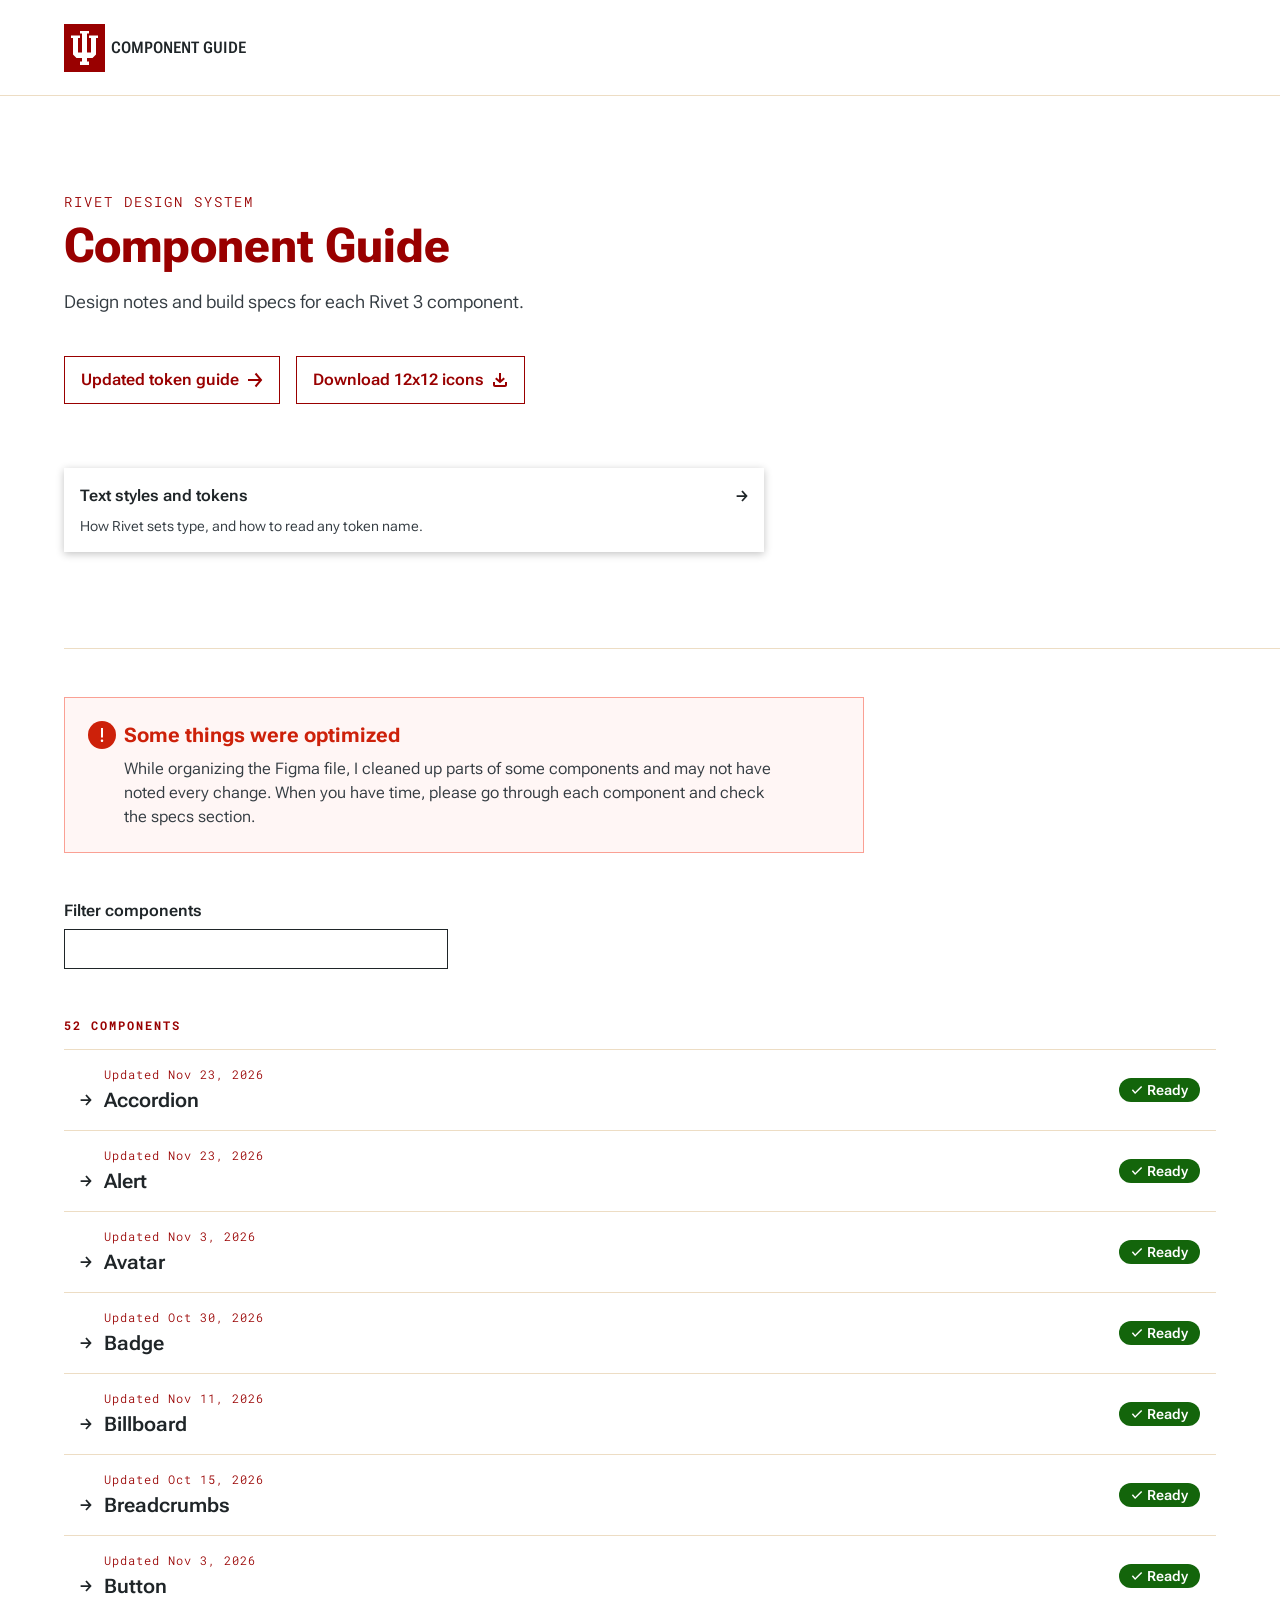
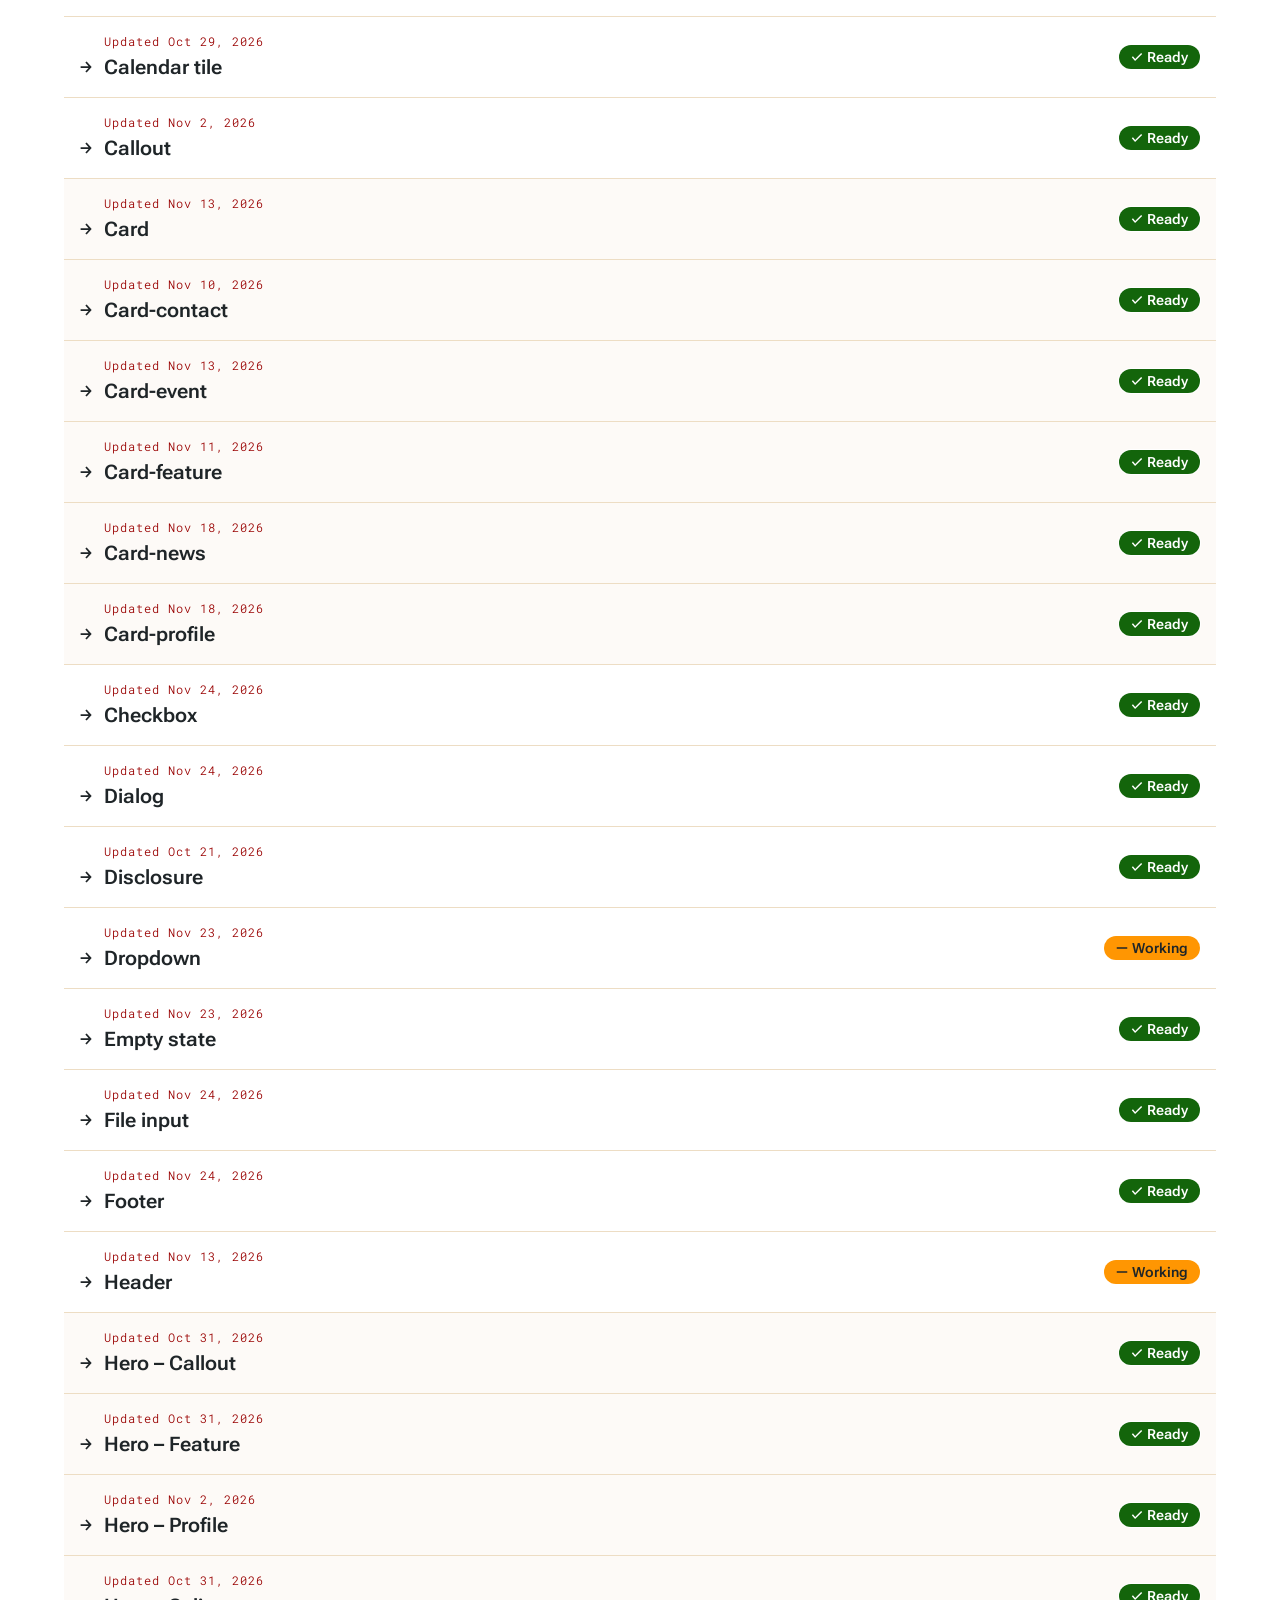
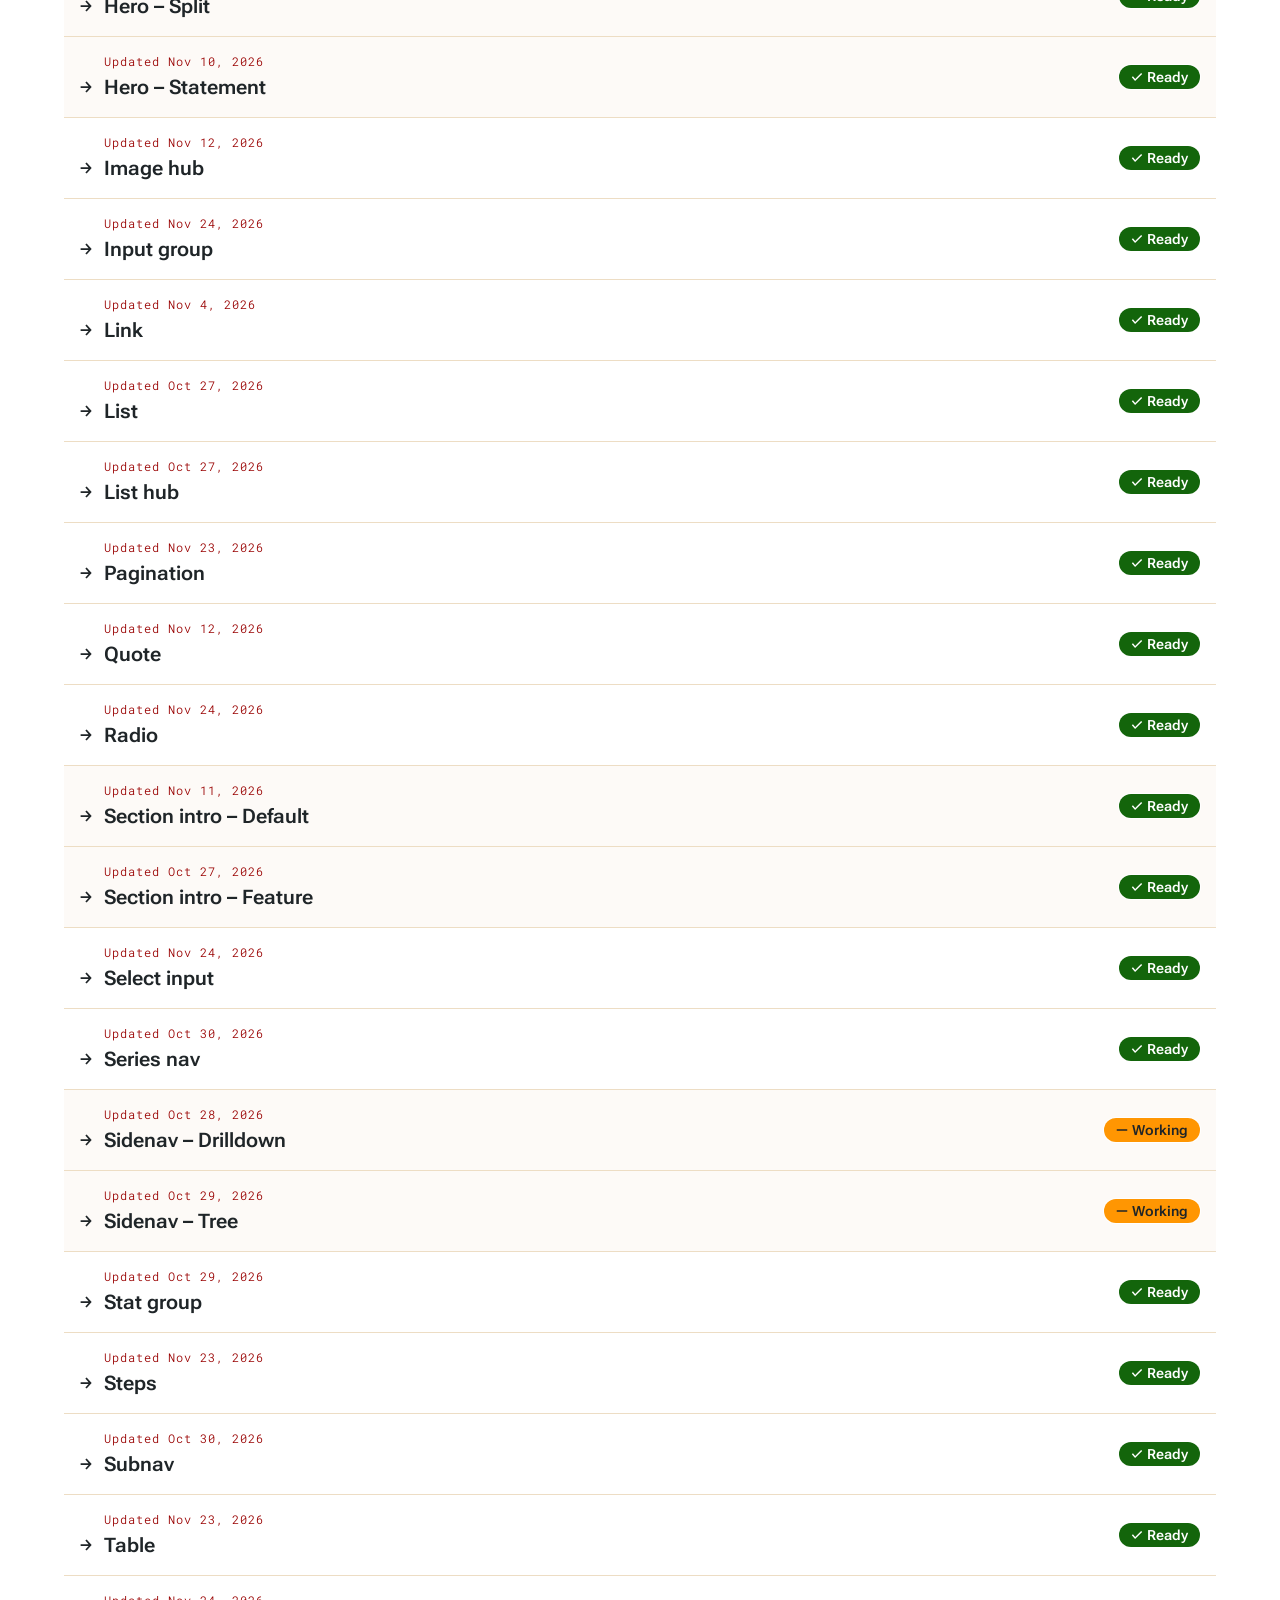
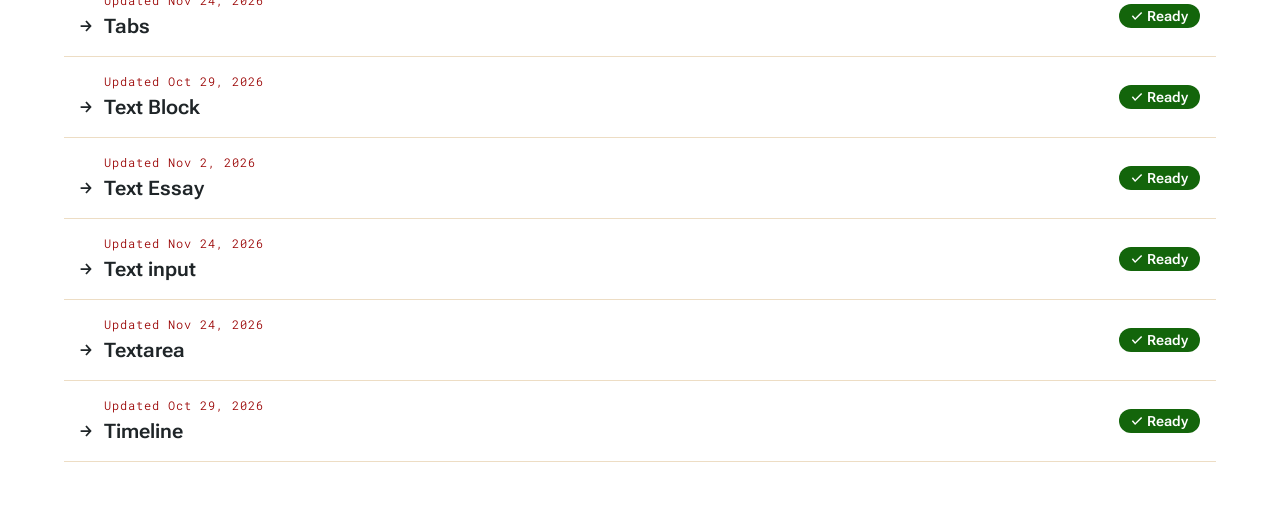
<file: index.html>
<!doctype html>
<html lang="en">
<head>
<meta charset="utf-8">
<meta name="viewport" content="width=device-width, initial-scale=1">
<title>Rivet 3 Component Guide</title>
<link rel="preconnect" href="https://fonts.googleapis.com">
<link rel="preconnect" href="https://fonts.gstatic.com" crossorigin>
<link rel="stylesheet" href="https://fonts.googleapis.com/css2?family=Roboto+Flex:opsz,slnt,wdth,wght,YTAS,YTLC@8..144,-10..0,25..151,100..1000,649..854,416..570&family=Roboto+Mono:wght@100..700&family=Crimson+Pro:wght@200..900&display=swap">
<!-- Rivet 3 tokens (generated from Figma). Component examples on detail pages are built only from these --rvt- tokens.
     The page theme sets .rvt-theme-light / -dark / -crimson on <html>, so every --rvt- semantic token follows the page theme. -->
<link rel="stylesheet" href="generated/rivet-tokens.css">
<style>
/* Layout: rvt-hero-callout (Dark mode) on every page, then one reading column.
   Index = rvt-text-input + rvt-list-hub (Single List Hub, Compact). Detail = rvt-breadcrumbs + prose built from
   rvt-alert, rvt-list, rvt-table (Crimson, Default) and rvt-badge. Values come from the Rivet 3 Components (cleaning) Figma variables:
   Light-mode values on bare :root, Dark-mode values in the dark blocks. Borders use the Dark-mode border/default (#000000) in both. */
:root{
  --bg:#ffffff;            /* background/default */
  --surface:#fdfaf7;       /* background/brand-subtle */
  --border:#000000;        /* border/default (Dark mode value, per Jenn) */
  --text:#343c42;          /* text/default */
  --text-strong:#1f2528;   /* text/strong */
  --text-brand:#990000;    /* text/brand */
  --text-accent:#990000;   /* text/accent */
  --icon-brand:#990000;    /* icon/brand */
  --icon-default:#343c42;  /* icon/default */
  --icon-accent:#990000;   /* icon/accent */
  --text-link-subtle:#343c42;   /* text/link-subtle */
  --icon-link-subtle:#343c42;   /* icon/link-subtle */
  --text-brand-strong:#6d0808;  /* text/brand-strong (hover) */
  --icon-accent-strong:#6d0808; /* icon/accent-strong (hover) */
  --border-accent-strong:#6d0808; /* border/accent-strong (hover) */
  --text-muted:#5b646b;
  --code-bg:#f7f1ea;
  --table-border:#edddc4;  /* border/default (rvt-table + rvt-list-hub spec) */
  --th-bg:#990000;         /* component/table-header/background */
  --th-fg:#ffffff;         /* component/table-header/text */
  --row-tint:#fdfaf7;      /* background/tint (rvt-table Striped row) */
  --input-border:#1f2528;  /* component/input/border */
  --badge-bg:#1f2528;      /* background/inverse */
  --badge-fg:#ffffff;      /* text/inverse */
  --input-text:#343c42;   /* component/input/text */
  --input-focus:#990000;   /* border/accent */

  --font-sans:"Roboto Flex",system-ui,-apple-system,"Segoe UI",Roboto,Arial,sans-serif;
  --font-mono:"Roboto Mono",ui-monospace,SFMono-Regular,Menlo,Consolas,monospace;
  --w-normal:350; --w-bold:600; --w-black:700;
  --page:1440px; --read:800px;
}
@media (prefers-color-scheme: dark){:root:not([data-theme="light"]){
  --bg:#1f2528;--surface:#14181a;--border:#000000;--text:#ffffff;--text-strong:#ffffff;--text-brand:#ffffff;--text-accent:#fdfaf7;--text-link-subtle:#fdfaf7;--icon-link-subtle:#fdfaf7;--text-brand-strong:#efdfc8;--icon-accent-strong:#efdfc8;--border-accent-strong:#efdfc8;
  --icon-brand:#ffffff;--icon-default:#ffffff;--icon-accent:#fdfaf7;--text-muted:#b9b3ac;--code-bg:#14181a;--th-bg:#000000;--th-fg:#ffffff;--table-border:#000000;--row-tint:#14181a;
  --input-border:#faf6ef;--input-text:#faf6ef;--input-focus:#fdfaf7;--badge-bg:#ffffff;--badge-fg:#1f2528;
  color-scheme:dark}}
:root[data-theme="dark"]{
  --bg:#1f2528;--surface:#14181a;--border:#000000;--text:#ffffff;--text-strong:#ffffff;--text-brand:#ffffff;--text-accent:#fdfaf7;--text-link-subtle:#fdfaf7;--icon-link-subtle:#fdfaf7;--text-brand-strong:#efdfc8;--icon-accent-strong:#efdfc8;--border-accent-strong:#efdfc8;
  --icon-brand:#ffffff;--icon-default:#ffffff;--icon-accent:#fdfaf7;--text-muted:#b9b3ac;--code-bg:#14181a;--th-bg:#000000;--th-fg:#ffffff;--table-border:#000000;--row-tint:#14181a;
  --input-border:#faf6ef;--input-text:#faf6ef;--input-focus:#fdfaf7;--badge-bg:#ffffff;--badge-fg:#1f2528;
  color-scheme:dark}
/* Crimson page theme: the site variables map to the Crimson-mode semantic tokens in generated/rivet-tokens.css (no new values). */
:root[data-theme="crimson"]{
  --bg:var(--rvt-background-default);--surface:var(--rvt-background-strong);--border:var(--rvt-border-default);
  --text:var(--rvt-text-default);--text-strong:var(--rvt-text-strong);--text-brand:var(--rvt-text-accent);--text-accent:var(--rvt-text-accent);
  --text-link-subtle:var(--rvt-text-link);--icon-link-subtle:var(--rvt-icon-accent);
  --text-brand-strong:var(--rvt-text-brand-strong);--icon-accent-strong:var(--rvt-icon-accent-strong);--border-accent-strong:var(--rvt-border-accent-strong);
  --icon-brand:var(--rvt-icon-accent);--icon-default:var(--rvt-icon-default);--icon-accent:var(--rvt-icon-accent);
  --text-muted:var(--rvt-color-brand-light);--code-bg:var(--rvt-background-tint);--th-bg:var(--rvt-background-strong);--th-fg:var(--rvt-text-default);
  --table-border:var(--rvt-border-default);--row-tint:var(--rvt-background-tint);
  --input-border:var(--rvt-border-strong);--input-text:var(--rvt-text-default);--input-focus:var(--rvt-border-accent);
  --badge-bg:var(--rvt-background-inverse);--badge-fg:var(--rvt-text-inverse);
  color-scheme:dark}

*,*::before,*::after{box-sizing:border-box}
body{margin:0;background:var(--bg);color:var(--text);font-family:var(--font-sans);font-weight:var(--w-normal);
  font-size:18px;line-height:28px;-webkit-font-smoothing:antialiased}
/* ---------- Rivet type standards for the guide's own text (guides/text-styles.md: Variable font settings) ----------
   Roboto Flex: body, action, link and heading text at width 110%; headings (weight 700) add YTAS 720 / YTLC 530; display text (the hero title) stays at width 100%.
   Roboto Mono (tags, labels, code) has no width axis: 1px tracking, 2px for uppercase. Line heights sit on the 4px grid: 12/16, 14/20, 16/24, 18/28. */
body{font-stretch:110%}
.hero h1,.prose h2,.prose h3,.demo-title{font-variation-settings:"YTAS" 720,"YTLC" 530}
.hero h1{font-stretch:100%}
code,pre,.hero .tag,.hero-card-tag,.hub-title,.hub-tag,.doc-foot p,.prose h4,.prose thead th,.sn-label{font-stretch:normal}
.hero-card-tag,.hub-tag{letter-spacing:1px}
/* No orphans or widows anywhere in the guide: headings, table cells, labels and list titles balance their lines (text-wrap: balance);
   running text and list items avoid a single word alone on the last line (text-wrap: pretty). A small script (noOrphans) backs this up
   by joining the last two short words. Browsers without support simply wrap as before. */
h1,h2,h3,h4,h5,h6,td,th,dt,dd,caption,label,.hub-link{text-wrap:balance}
p,li,figcaption,blockquote,address{text-wrap:pretty}
a{color:var(--text-accent);text-underline-offset:3px;text-decoration-thickness:1px}
a:hover{text-decoration-thickness:2px}
/* Underlines, everywhere (site chrome and every example): match the IU Bloomington prototypes (v1.3).
   Every underline is 1px, at the font's own underline position, with no offset, at rest, on hover and on focus. */
html body *{text-decoration-thickness:1px!important;text-underline-position:from-font!important;text-underline-offset:0!important}
:focus-visible{outline:2px solid var(--input-focus);outline-offset:2px}
svg.i{width:16px;height:16px;fill:currentColor;flex:none;display:block}
.wrap{max-width:var(--page);margin-inline:auto;padding-inline:clamp(16px,5vw,80px)}

/* ---------- rvt-hero-callout, Dark mode ----------
   Spacing from Figma rvt-hero-callout, on spacing tokens (their mobile values switch below 768px):
   Desktop spacing/96 top and bottom; Mobile spacing/40 top (32px), spacing/48 bottom (36px).
   Metadata spacing/8 below. Body spacing/16 above. Buttons spacing/40 above (Mobile 32px), spacing/16 gap,
   stacked on Mobile, each button hugging its label. Text to card spacing/64 (Mobile spacing/48, 36px). */
.hero{background:#1f2528;color:#ffffff;padding-top:var(--rvt-spacing-96)}
.hero{overflow-x:clip}
/* The bottom rule starts flush with the page content on the left and runs past the page padding to the right edge (only the right end scales infinitely).
   Drawn in the border's own 1px space, stretched 100vw to the right and clipped by .hero. */
.hero-inner{--hero-rule:#000000;position:relative;padding-bottom:var(--rvt-spacing-96);border-bottom:1px solid transparent}
.hero-inner::after{content:"";position:absolute;left:0;right:-100vw;bottom:-1px;height:1px;background:var(--hero-rule);pointer-events:none}
.hero-inner>*{max-width:936px}
.hero .tag{font-family:var(--font-mono);font-size:14px;line-height:20px;letter-spacing:2px;text-transform:uppercase;margin:0 0 var(--rvt-spacing-8);color:#ffffff}
.hero .tag a{color:inherit;text-decoration:none}
.hero .tag a:hover{text-decoration:underline}
/* Tag: tag/md/caps 14/20 at every size. The all-caps tag does not scale down; 14px is its smallest size. */
/* display/lg/strong: 48/52 desktop, 29/32 mobile. Fluid in between (below): 29px on a 375px screen up to 48px at 1200px,
   always a whole pixel, line height snapped to the 4px grid. Browsers without round() keep the two fixed sizes. */
.hero h1{font-size:var(--rvt-type-size-29-48);line-height:var(--rvt-type-line-height-32-52);font-weight:var(--w-black);margin:0;color:#ffffff;text-wrap:balance}
@supports (font-size:round(nearest,1px,1px)){
  .hero h1{--hero-title:round(nearest,clamp(29px,calc(29px + (100vw - 375px) * 0.0230303),48px),1px);
    font-size:var(--hero-title);line-height:round(nearest,calc(var(--hero-title) * 1.1),4px)}
}
/* Intro: body/base/regular, 18/28 desktop, 16/24 mobile, spacing/16 above. Fluid like the headline (16, 17, 18px; line height on the 4px grid). */
.hero .intro{font-size:var(--rvt-type-size-16-18);line-height:var(--rvt-type-line-height-28);margin:var(--rvt-spacing-16) 0 0;max-width:800px;color:#ffffff}
@media (max-width:767px){.hero .intro{line-height:24px}}
@supports (font-size:round(nearest,1px,1px)){
  .hero .intro{--hero-intro:round(nearest,clamp(16px,calc(16px + (100vw - 375px) * 0.0024242),18px),1px);
    font-size:var(--hero-intro);line-height:round(nearest,calc(var(--hero-intro) * 1.5),4px)}
}
.hero .actions{display:flex;flex-wrap:wrap;align-items:center;gap:var(--rvt-spacing-16);margin-top:var(--rvt-spacing-40)}
@media (max-width:767px){
  .hero{padding-top:var(--rvt-spacing-40)}
  .hero-inner{padding-bottom:var(--rvt-spacing-48)}
  .hero .actions{flex-direction:column;align-items:flex-start}
}
.hero :focus-visible{outline-color:#efdfc8}
/* rvt-hero-callout, Column(s)=2: text column + rvt-card (Style=Raised), Dark mode.
   Card: background/raised #14181a, shadow/sm Dark (0 2px 6px black 20%), 32px padding.
   Tag: tag/sm/regular mono 12/16, text/brand. Title: action/xl/strong SemiBold 20/28 (18/24 mobile), text/strong.
   Description: body/base/regular 18/28 (16/24 mobile), text/default, 16px above. Columns: 64px gap. */
.hero-inner>.hero-cols{max-width:none;display:grid;grid-template-columns:minmax(0,1fr) minmax(320px,400px);gap:var(--rvt-spacing-64);align-items:start}
.hero-main>*{max-width:936px}
.hero-card{background:#14181a;box-shadow:0 2px 6px 0 rgb(0 0 0 / 20%);padding:32px;color:#ffffff}
.hero-card-tag{font-family:var(--font-mono);font-size:12px;line-height:16px;margin:0;padding:0 0 4px 2px;color:#ffffff}
.hero-card-title{font-size:20px;line-height:28px;font-weight:var(--w-bold);margin:0;color:#ffffff}
.hero-card-desc{font-size:18px;line-height:28px;margin:0;padding-top:16px;color:#ffffff}
.hero-card-link{background:none;border:0;padding:0;cursor:pointer;font-family:var(--font-sans);text-decoration:underline;text-underline-offset:3px;display:inline-flex;align-items:center;gap:8px;margin-top:16px;color:#fdfaf7;font-size:16px;line-height:24px;font-weight:var(--w-bold)}
.hero-card-link:hover{color:#efdfc8}
/* rvt-button CTA, Style=Subtle (rivet-source .rvt-button--cta.rvt-button--subtle on .rvt-theme-dark):
   no border, transparent background; text accent (brand/ultra-light #fdfaf7) -> accent-strong #efdfc8 on hover. */
.btn.btn-subtle{border-color:transparent;margin-top:16px}
.hero-card .btn.btn-subtle{padding-left:0;border-left:0}
.btn.btn-subtle:hover{border-color:transparent;color:#efdfc8}
.hero-card-msg{margin:8px 0 0;font-size:14px;line-height:20px;color:#ffffff}
.hero-card-msg:empty{display:none}
/* rvt-hero-callout Column(s)=2, Dark mode: rvt-card (Size=Compact, Layout=Plain, Style=Raised, Vertical) sits under the actions,
   spacing/64 below them, 700px wide. Card: background/raised (#14181a on Dark), shadow/sm, spacing/16 padding, no radius; the whole card is the link.
   Tag: tag/sm/regular 12/16 text/brand, spacing/4 below, 2px left. Title row: action/lg/strong 16/24 text/strong + rvt-arrow-right-12 in a 12px slot, spacing/16 gap.
   Body: body/xs/regular 14/20 text/default, spacing/8 above. Hover: title text/accent + underline, arrow icon/accent. */
.hero-compact{display:block;width:100%;max-width:700px;margin-top:var(--rvt-spacing-64);padding:16px;background:#14181a;box-shadow:0 2px 8px 0 rgb(0 0 0 / 24%);color:#ffffff;text-decoration:none}
.hero-compact-head{display:flex;align-items:flex-start;gap:16px}
.hero-compact-title{flex:1 1 auto;min-width:0;margin:0;font-size:16px;line-height:24px;font-weight:var(--w-bold);color:#ffffff}
.hero-compact-arrow{flex:none;width:12px;height:24px;display:flex;align-items:center;justify-content:center;padding-top:.5px;color:#ffffff}
.hero-compact-arrow svg{width:12px;height:12px;display:block;fill:currentColor}
.hero-compact-desc{margin:0;padding-top:8px;font-size:14px;line-height:20px;color:#ffffff}
.hero-compact:hover .hero-compact-title{color:#fdfaf7;text-decoration:underline;text-underline-offset:3px}
.hero-compact:hover .hero-compact-arrow{color:#fdfaf7}
.hero-compact:focus-visible{outline:2px solid #efdfc8;outline-offset:2px}
@media (max-width:767px){.hero-compact{margin-top:var(--rvt-spacing-48)}}
@media (max-width:900px){.hero-inner>.hero-cols{grid-template-columns:1fr;gap:var(--rvt-spacing-64)}}
@media (max-width:560px){.hero-card{padding:24px}.hero-card-title{font-size:18px;line-height:24px}.hero-card-desc{font-size:16px;line-height:24px}}
/* rvt-button: CTA, Normal, Extra-large (Dark mode). Link type External = rvt-arrow-up-right; In-page = rvt-arrow-down */
.btn{display:inline-flex;align-items:center;gap:8px;height:48px;padding:0 16px;border:1px solid #fdfaf7;color:#fdfaf7;background:transparent;
  font-family:var(--font-sans);font-size:16px;line-height:24px;font-weight:var(--w-bold);text-decoration:none;white-space:nowrap}
/* Hover/focus from rivet-source .rvt-button--cta on .rvt-theme-dark: background stays transparent;
   border + text go from accent (brand-ultra-light #fdfaf7) to accent-strong (brand-light #efdfc8). Focus: 2px accent-strong outline, 2px offset. */
.btn:hover{background:transparent;border-color:#efdfc8;color:#efdfc8;text-decoration:none}
.btn:focus-visible{outline:2px solid #efdfc8;outline-offset:2px}
button.btn{font-family:var(--font-sans);cursor:pointer;-webkit-appearance:none;appearance:none;border-radius:0}
.prose h2:focus{outline:none}
.prose h2{scroll-margin-top:24px}

/* ---------- rvt-badge, Strong (list hub badge slot) ----------
   Default = background/inverse + text/inverse; status styles use background/<status>-strong. SemiBold 14/20, 12px side padding, 4px gap. */
.badge{display:inline-flex;align-items:center;gap:4px;height:24px;padding:0 12px;border-radius:9999px;
  background:#1f2528;color:#ffffff;font-size:14px;line-height:20px;font-weight:var(--w-bold);white-space:nowrap;
  /* component/badge/ring: 1px white ring outside every badge, same in Light, Dark and Crimson (matches the build) */
  box-shadow:0 0 0 1px #ffffff}
/* rvt-badge Strong colors are fixed across themes: component/badge/<status>-strong-background / -text / -icon */
.badge svg{width:12px;height:12px;fill:currentColor;flex:none}
/* rvt-badge Layout=Icon Only: 24 x 24 fixed, border-radius/circle, 12px icon centered; status read out by screen readers */
.badge{width:24px;padding:0;justify-content:center}
/* rvt-badge Layout=Default (icon + label): hug width, spacing/12 sides, spacing/4 gap */
.badge.has-label{width:auto;padding:0 12px}
.sr-only{position:absolute;width:1px;height:1px;padding:0;margin:-1px;overflow:hidden;clip:rect(0,0,0,0);white-space:nowrap;border:0}
.badge[data-s="ready-for-dev"],.badge[data-s="released"]{background:#13650b;color:#ffffff}
.badge[data-s="in-review"]{background:#004f9e;color:#ffffff}
.badge[data-s="in-progress"]{background:#ff9602;color:#1f2528}
/* Status=Warning, Style=Strong: background/warning-strong, text + icon ramp/base/main */
.badge[data-s="working"]{background:#ff9602;color:#1f2528}
.badge[data-s="deprecated"]{background:#cd210a;color:#ffffff}

/* ---------- rvt-text-input ---------- */
.field{display:grid;gap:8px;max-width:24rem;min-width:0}
.field-label{font-size:16px;line-height:20px;font-weight:var(--w-bold);color:var(--text-strong);margin:0}
/* rvt-text-input, Size=Medium: 40px field, 1px border/strong, Body/small/regular 16/24 text/default, 0 16 0 12 padding;
   Focus = 2px border/accent ring sitting 2px outside the field. */
.field input{font-family:var(--font-sans);font-size:16px;line-height:24px;font-weight:var(--w-normal);color:var(--input-text);background:transparent;
  border:1px solid var(--input-border);border-radius:0;height:40px;padding:0 16px 0 12px;width:100%;-webkit-appearance:none;appearance:none}
.field input::placeholder{color:var(--text-muted);opacity:1}
.field input:focus,.field input:focus-visible{outline:2px solid var(--input-focus);outline-offset:2px}
.field input::-webkit-search-cancel-button{-webkit-appearance:none;appearance:none}

/* ---------- rvt-list-hub: Single List Hub, Size=Compact (List hub page, local _rvt-list-hub-item) ----------
   Item: 16px top/bottom, 0 sides, 1px border/default dividers.
   Tag: Tag/small/regular mono 12/16, text/brand, 24px indent, 4px below.
   Title row: rvt-arrow-right-12 (12px, icon/strong) in a 16px slot, 8px down desktop / 6px mobile, 8px gap;
     title SemiBold 20/28 desktop, 18/24 mobile, text/strong.
   Description: Body/extra-small/regular 14/20, text/default, 8px above, 24px indent. Badge slot 16px above, 24px indent.
   Hover: title text/accent + underline (as rvt-card), arrow icon/accent. */
.index{padding-block:48px 64px;display:grid;gap:48px}
.empty{padding-block:24px;color:var(--text-muted);font-size:16px}
.hub-title{font-family:var(--font-mono);font-size:12px;line-height:16px;letter-spacing:2px;text-transform:uppercase;color:var(--text-brand);margin:0;padding-bottom:16px}
.hub{list-style:none;margin:0;padding:0}
.hub-item{position:relative;display:grid;padding:16px;border-top:1px solid var(--table-border);grid-template-columns:minmax(0,1fr) auto;column-gap:24px}
.hub-item>*{grid-column:1}
.hub-item:last-child{border-bottom:1px solid var(--table-border)}
/* Grouped items (cards, heroes, section intros) use the rvt-table Striped row fill, background/tint; the fill stays within the list width; every item is inset 16px so all items line up */
.hub-item.is-grouped{background:var(--row-tint)}
.hub-tag{font-family:var(--font-mono);font-size:12px;line-height:16px;color:var(--text-brand);margin:0;padding:0 0 4px 24px;font-variant-numeric:tabular-nums}
.hub-head{display:flex;gap:8px;align-items:flex-start}
.hub-arrow{width:16px;flex:none;padding-top:8px;color:var(--text-strong)}
.hub-arrow svg{width:12px;height:12px;display:block;fill:currentColor}
.hub-link{font-size:20px;line-height:28px;font-weight:var(--w-bold);color:var(--text-strong);text-decoration:none}
.hub-link::after{content:"";position:absolute;inset:0}
.hub-item:hover .hub-link,.hub-item:focus-within .hub-link{color:var(--text-accent);text-decoration:underline solid;text-decoration-thickness:auto;text-underline-offset:auto;text-decoration-skip-ink:auto}
.hub-item:hover .hub-arrow,.hub-item:focus-within .hub-arrow{color:var(--icon-accent)}
.hub-link:focus-visible{outline:none}
.hub-item:focus-within{outline:2px solid var(--input-focus);outline-offset:-2px}
.hub-desc{font-size:14px;line-height:20px;font-weight:var(--w-normal);margin:0;padding:8px 0 0 24px;color:var(--text);max-width:750px}
.hub-item>.hub-meta{grid-column:2;grid-row:1 / span 4;align-self:center;padding:0;display:flex;flex-wrap:wrap;justify-content:flex-end;gap:12px}
@media (max-width:560px){
  .hub-title{padding-bottom:8px}
  .hub-arrow{padding-top:6px}
  .hub-link{font-size:18px;line-height:24px}
}

/* ---------- rvt-breadcrumbs (Breadcrumbs / WIP page) ----------
   Home: 12px rvt-home in icon/link-subtle; hover = icon/accent-strong with a border/accent-strong underline.
   Visited: Action/small/regular 14/20 text/link-subtle; hover = text/brand-strong + underline (same hover logic as buttons).
   Current: Action/small/strong 14/20 SemiBold text/strong, no underline.
   Separator: 12px rvt-chevron-right in icon/brand, never changes on hover. 4px gaps throughout. */
.crumbs{padding-top:24px}
.crumbs ol{list-style:none;margin:0;padding:0;display:flex;flex-wrap:wrap;align-items:center;gap:4px;font-size:14px;line-height:20px}
.crumbs li{display:flex;align-items:center;gap:4px}
.crumbs li:not(:last-child)::after{content:"";width:12px;height:12px;flex:none;background:var(--icon-brand);-webkit-mask:url("data:image/svg+xml,%3Csvg xmlns='http://www.w3.org/2000/svg' viewBox='0 0 16 16'%3E%3Cpath d='M6.26341 15.1459L12.31 8L6.26341 0.854065L4.73663 2.14595L9.69007 8L4.73663 13.8541L6.26341 15.1459Z'/%3E%3C/svg%3E") center/12px no-repeat;mask:url("data:image/svg+xml,%3Csvg xmlns='http://www.w3.org/2000/svg' viewBox='0 0 16 16'%3E%3Cpath d='M6.26341 15.1459L12.31 8L6.26341 0.854065L4.73663 2.14595L9.69007 8L4.73663 13.8541L6.26341 15.1459Z'/%3E%3C/svg%3E") center/12px no-repeat}
.crumbs a{color:var(--text-link-subtle);font-weight:var(--w-normal);text-decoration:none;display:flex;align-items:center}
.crumbs a:hover{color:var(--text-brand-strong);text-decoration:underline;text-decoration-thickness:1px;text-underline-offset:3px}
.crumbs .home{color:var(--icon-link-subtle);padding-block:4px;border-bottom:1px solid transparent}
.crumbs .home svg{width:12px;height:12px}
.crumbs .home:hover{color:var(--icon-accent-strong);border-bottom-color:var(--border-accent-strong);text-decoration:none}
.crumbs [aria-current]{color:var(--text-strong);font-weight:var(--w-bold);text-decoration:none}

/* ---------- Detail ---------- */
.detail{padding-block:40px 64px}
/* Text stays at the 800px reading width; tables use the full content width so columns have room. */
.doc{min-width:0}
.prose>:not(.table-wrap):not(.ex),.doc-foot{max-width:var(--read)}
.doc-foot{margin-top:24px;display:flex;justify-content:space-between;gap:16px;flex-wrap:wrap;font-size:16px}
.doc-foot p{margin:0;font-family:var(--font-mono);font-size:12px;letter-spacing:1px;color:var(--text-muted)}

/* ---------- Prose ---------- */
.prose>:first-child{margin-top:0}
/* Section titles use the H1 size from the Details Page (heading/3xl/strong: 36/40 desktop, 26/28 mobile). The element stays an h2 so the hero keeps the page's single h1. */
.prose h2{font-size:36px;line-height:40px;font-weight:var(--w-black);color:var(--text-strong);margin:0;text-wrap:balance}
.prose h3{font-size:23px;line-height:28px;font-weight:var(--w-black);color:var(--text-strong);margin:0;text-wrap:balance}
.prose h4{font-family:var(--font-mono);font-size:12px;line-height:16px;letter-spacing:2px;text-transform:uppercase;font-weight:400;color:var(--text-brand);margin:24px 0 8px}
.prose p{margin:0 0 16px}
.prose strong{font-weight:var(--w-bold);color:var(--text-strong)}
.prose mark{background:#fffbf0;color:#1f2528;box-shadow:inset 0 -2px 0 #ffd580;padding-inline:2px}
.prose hr{border:0;height:0;margin:0}
.prose img{border:1px solid var(--border);display:block;margin-block:16px}
/* {{icon:arrow-right}} etc. in a doc renders the matching 16px Rivet icon inline, at text size and color, so arrows in prose match the buttons. */
.prose .prose-icon{width:1em;height:1em;vertical-align:-.125em;fill:currentColor;display:inline-block}
.prose code{font-family:var(--font-mono);font-size:.85em;background:var(--code-bg);padding:1px 5px;color:var(--text-strong);white-space:nowrap}
.prose pre{background:var(--code-bg);padding:16px;overflow:auto;max-height:75vh;margin:0 0 16px;border:1px solid var(--border)}
.prose pre code{background:none;padding:0;white-space:pre;font-size:14px;line-height:20px}
.sw{display:inline-block;width:12px;height:12px;margin-right:6px;vertical-align:-1px;box-shadow:inset 0 0 0 1px rgba(127,127,127,.5)}
.prose blockquote{margin:0 0 16px;padding-left:16px;border-left:2px solid var(--border)}

/* rvt-list: Unordered (6px square bullet, icon/brand) and Ordered */
.prose ul,.prose ol{margin:0 0 16px;padding:0;display:grid;gap:12px}
.prose ul{list-style:none}
.prose ul>li{position:relative;padding-left:38px}
.prose ul>li::before{content:"";position:absolute;left:24px;top:11px;width:6px;height:6px;background:var(--icon-brand)}
.prose ul ul,.prose ol ol,.prose ul ol,.prose ol ul{margin:12px 0 0}
.prose ul ul>li{padding-left:30px}
.prose ul ul>li::before{left:16px}
.prose ol{padding-left:44px}
.prose ol>li::marker{color:var(--icon-brand);font-weight:var(--w-bold)}

/* rvt-table: Type=Default, Striped=False, Size=Default (local Table page spec)
   Table: background/default fill, 1px border/default outline. Rows: 0 8px inset, 1px border/default bottom.
   Header row/cells: component/table-header/background; label tag/md/regular = Roboto Mono Regular (wght 350) 14/18, 1px tracking (desktop + mobile), component/table-header/text; 16px top/bottom, spacing/20 left/right (48px row desktop, 44px mobile).
   First column = Main Item (body/sm/strong SemiBold 16/24, text/strong); others = Default (body/sm/regular 16/24, text/default); 24px top/bottom, spacing/20 left/right (Compact size: spacing/12).
   Row inset spacing/8 adds to the first and last cell, so the outer edge is 28px. Mobile: 16/20 padding, Main Item body/xs/strong SemiBold 14/20, Default body/xs/regular 14/20. */
.table-wrap{overflow-x:auto;margin:0 0 24px;border:1px solid var(--table-border);background:var(--bg)}
/* Separate borders (not collapsed) so the sticky first column on mobile carries its own borders and fill while scrolling: no seams or gaps in the header color. Row lines sit on the cells. */
.prose table{border-collapse:separate;border-spacing:0;width:100%;table-layout:fixed}
.prose thead tr{background:var(--th-bg)}
.prose thead th{border-bottom:1px solid var(--table-border)}
.prose tbody th,.prose tbody td{border-bottom:1px solid var(--table-border)}
.prose tbody tr:last-child th,.prose tbody tr:last-child td{border-bottom:0}
.prose tbody code{white-space:normal;overflow-wrap:normal;word-break:normal}
.prose tbody th{text-align:left;padding:24px 20px 24px 28px;vertical-align:middle;font-size:16px;line-height:24px;font-weight:var(--w-bold);color:var(--text-strong);background:var(--bg);overflow-wrap:break-word}
.table-wrap:focus-visible{outline:2px solid var(--input-focus);outline-offset:2px}
/* Card pages: the row for the card being documented uses the rvt-table Striped row fill (background/tint) */
.prose tbody tr.is-current th,.prose tbody tr.is-current td{background:var(--row-tint)}
.prose thead th{background:var(--th-bg);color:var(--th-fg);font-family:var(--font-mono);font-size:14px;line-height:20px;letter-spacing:1px;font-weight:var(--w-normal);
  text-align:left;vertical-align:middle;padding:16px 20px;height:48px;overflow-wrap:normal;word-break:normal;hyphens:none}
.prose td{padding:24px 20px;vertical-align:middle;font-size:16px;line-height:24px;font-weight:var(--w-normal);color:var(--text);background:var(--bg);overflow-wrap:break-word}
.prose td:first-child{font-weight:var(--w-bold);line-height:24px;color:var(--text-strong)}
.prose th:first-child,.prose td:first-child{padding-left:28px}
.prose th:last-child,.prose td:last-child{padding-right:28px}
@media (max-width:560px){
  /* Fill the width; only scroll sideways when the columns can't fit at their minimum width. */
  .prose table{width:100%;table-layout:auto}
  .prose th,.prose td{min-width:180px}
  .prose thead th{height:44px}
  .prose tbody th{padding:16px 20px 16px 28px;font-size:14px;line-height:20px}
  .prose td{padding:16px 20px;font-size:14px;line-height:20px}
  .prose td:first-child{padding-left:28px}
  .prose td:last-child{padding-right:28px}
  /* First column stays put while the rest of the table scrolls sideways, so readers always see what each row is.
     140px so the comparison columns still have room; a 1px divider marks its edge. */
  .prose th:first-child,.prose td:first-child{position:sticky;left:0;z-index:1;width:140px;min-width:140px;max-width:140px;box-shadow:inset -1px 0 0 var(--table-border)}
  .prose thead th:first-child{z-index:2;background:var(--th-bg);box-shadow:none}
}

.index-note{margin:0}

/* Do / Don't */
.dd{display:grid;grid-template-columns:repeat(auto-fit,minmax(15rem,1fr));gap:16px;margin:16px 0 24px}
.dd-card{border:1px solid var(--border);border-top:4px solid #13650b;padding:24px;min-width:0}
.dd-card.dont{border-top-color:#cd210a}
.dd-card h3{margin:0 0 12px;font-size:20px;line-height:24px;display:flex;align-items:center;gap:8px}
.dd-card h3 .alert-ic{display:grid;place-items:center;flex:none;width:24px;height:24px;border-radius:50%;background:#13650b;color:#ffffff}
.dd-card.dont h3 .alert-ic{background:#cd210a}
.dd-card h3 .alert-ic svg{width:12px;height:12px}
.dd-card ul,.dd-card ol{margin:0}
/* Bad / good examples: side-by-side figures, full content width, stacked under 900px */
.ex{display:grid;grid-template-columns:repeat(2,minmax(0,1fr));gap:40px}
.ex-item{margin:0;min-width:0}
.prose .ex-item img{width:100%;height:auto;margin:0;border:1px solid var(--table-border)}
.prose .ex-item h3{font-size:20px;line-height:28px;margin:24px 0 8px}
/* rvt-list-hub, Type=Check, Size=Compact, title only: four "where to use it" examples directly under the "What it is" paragraph on every page (spacing/32 above).
   "When to use it" / "When not to use it" stay plain bullet lists.
   Item: spacing/12 top and bottom, one shared 1px border/default rule between items (top on every item, bottom on the last only).
   Marker: 24px circle, component/list-hub/check-background (Check) or component/list-hub/x-background (X), 12px rvt-check / rvt-close glyph in component/list-hub/icon, spacing/8 to the title.
   Title: action/lg/strong text/strong, width 110%. The marker sits on the first line of the title, so wrapped titles keep it on line one. Follows the page theme through --rvt- tokens. */
.prose ul.rvt-list-hub{display:block;margin:var(--rvt-spacing-24) 0 0;padding:0;list-style:none} /* spacing/24 below the heading, like tables and notes */
.prose ul.rvt-list-hub>li{display:flex;align-items:flex-start;gap:var(--rvt-spacing-8);padding:var(--rvt-spacing-12) 0;margin:0;border-top:1px solid var(--rvt-border-default);
  color:var(--rvt-text-strong);font:var(--rvt-font-action-lg-strong);font-stretch:var(--rvt-font-width-semi-expanded);letter-spacing:var(--rvt-font-tracking-none)}
.prose ul.rvt-list-hub>li:last-child{border-bottom:1px solid var(--rvt-border-default)}
.prose ul.rvt-list-hub>li::before{content:none}
.rvt-list-hub__marker{flex:none;display:flex;align-items:center;justify-content:center;width:24px;height:24px;border-radius:var(--rvt-border-radius-full);background:var(--rvt-component-list-hub-check-background);color:var(--rvt-component-list-hub-icon)}
.rvt-list-hub--x .rvt-list-hub__marker{background:var(--rvt-component-list-hub-x-background)}
.rvt-list-hub__marker svg{display:block;width:12px;height:12px;fill:currentColor}
.rvt-list-hub__title{flex:1 1 auto;min-width:0}
.prose ul.rvt-list-hub--examples{margin-top:var(--rvt-spacing-32)}
/* Examples list: no rule above the first item or below the last; those items drop their outer padding so the 32px above and the section gap below stay true. */
.prose ul.rvt-list-hub--examples>li:first-child{border-top:0;padding-top:0}
.prose ul.rvt-list-hub--examples>li:last-child{border-bottom:0;padding-bottom:0}
/* Accessibility checklist (the list under "## Accessibility checklist" on a component page): rvt-list-hub, Type=Check, Size=Compact, title only,
   plus an rvt-badge (Subtle, Default) at the end of each item naming who owns that check: Design, Content or Developer. */
.prose ul.rvt-list-hub--a11y .rvt-badge{flex:none}
@media (max-width:900px){.ex{grid-template-columns:1fr;gap:40px}}
@media (max-width:560px){.prose .ex-item h3{font-size:18px;line-height:24px;margin-top:16px}}
/* rvt-text-block rhythm (Text Block page, _Text Block Item): no dividers; space ABOVE each element.
   Desktop: H2 48px (Heading/extra-large/strong 29/36), H3 40px (Heading/large/strong 23/28), Paragraph 24px (18/28),
   List 16px (18/28, 12px between items), Note/alert 32px. Tables, Do/Don't and code follow Paragraph (24px).
   H3 directly under an H2 (not in the Text Block layout) gets the Paragraph spacing: 24px desktop, 16px mobile.
   Mobile uses the same spacing tokens; the Breakpoint mode scales them: H2 36px (23/32), H3 32px (20/24), Paragraph 24px (16/24),
   List 16px (16/24), Note 24px, H3 under H2 24px. */
.prose>*{margin-top:24px;margin-bottom:0}
.prose>h2{margin-top:96px} /* section-to-section (the Figma H1 section titles): spacing/96 */
.prose>h3{margin-top:40px}
.prose>h4{margin-top:32px}
.prose>p{margin-top:24px}
.prose>ul,.prose>ol{margin-top:16px}
.prose>.rvt-alert--note{margin-top:32px;margin-bottom:0}
.prose>.table-wrap,.prose>.dd,.prose>.ex,.prose>pre,.prose>blockquote{margin-top:24px;margin-bottom:0}
.prose>hr{margin-top:96px}
.prose>hr+h2{margin-top:0} /* the invisible hr before "Developer spec checklist" already carries the 96px section gap; do not stack the h2 gap on top of it */
.prose>h2+h3{margin-top:24px}
.prose>:first-child{margin-top:0}
@media (max-width:560px){
  .prose{font-size:16px;line-height:24px}
  .prose h2{font-size:26px;line-height:28px}
  .prose h3{font-size:20px;line-height:24px}
  .prose>h2{margin-top:72px}
  .prose>h3{margin-top:32px}
  .prose>h4,.prose>.rvt-alert--note{margin-top:24px}
  .prose>p,.prose>.table-wrap,.prose>.dd,.prose>.ex,.prose>pre,.prose>blockquote{margin-top:24px}
  .prose>ul,.prose>ol{margin-top:16px}
  .prose>h2+h3{margin-top:24px}
  .prose>:first-child{margin-top:0}
}
.load{padding-block:64px;color:var(--text-muted)}
/* ---------- Component rail (Prototype v1.1 sidebar-v2-children sidenav, Dark mode) ----------
   Ported from prototype-hub v1.1/sidebar-v2-children: 260px rail, 24px inner pad, full height, 1px rule on the right edge.
   Back (v1.1): 14px rvt-arrow-left + action/sm/strong 14/20 wght 600, 8px gap, 12px under the header; title sits 28px below it (20px on mobile).
   Persistent title = action/sm/strong 14/20 wght 600, accent, 12px below, 1px rule.
   Rows = sidenav-item on a 44px pitch: 12px top/bottom, action/sm/regular 14/20 wght 350,
   1px hairline under every row (the last one too; not on mobile).
   No chevrons: in the prototype a chevron marks an item with sub-pages, and components have none.
   Width is the site-wide 110% (body rule above); the prototype's 115 / 112.5 are not Rivet values.
   Current row: accent + underline (from-font), regular weight. Hover/focus: label underlined, label + chevron accent.
   Light prototype colors map to Dark-mode tokens: background/default #1f2528, border/default #000000,
   text/default #ffffff (ink), text/accent #fdfaf7 (crimson), accent-strong #efdfc8 (hover).
   Always dark, in both page themes, like the hero. Below 1024px the rail becomes the prototype's
   in-flow disclosure under a compact bar (400ms max-height ease, content pushes down). */
#rail-shell{--rail-pad:24px;--rail-bg:#1f2528;--rail-rule:#000000;--rail-text:#ffffff;--rail-ink:#ffffff;--rail-accent:#faf6ef;--rail-strong:#efdfc8;color-scheme:dark}
:root{--rail-w:260px}
body:not(.has-rail) #rail-shell{display:none}
#rail{background:var(--rail-bg);color:var(--rail-text)}
#rail ul{list-style:none;margin:0;padding:0}
#rail li{border-bottom:1px solid var(--rail-rule)}
@media (max-width:1023.98px){#rail li:last-child{border-bottom:0}}
.rail-back{display:flex;width:max-content;align-items:center;gap:8px;height:24px;color:var(--rail-text);text-decoration:none;
  font-size:14px;line-height:20px;font-weight:600}
.rail-back svg{width:12px;height:12px;display:block;flex:none;fill:currentColor} /* rvt-arrow-left-12 (14px is not a Rivet icon size) */
.rail-back:hover,.rail-back:focus-visible{color:var(--rail-strong);text-decoration:none}
.rail-after-back{padding-top:20px}
@media (min-width:1024px){.rail-after-back{padding-top:28px}}
.rail-title{display:flex;width:100%;align-items:center;padding-bottom:12px;border-bottom:1px solid var(--rail-rule);
  color:var(--rail-ink);text-decoration:none;font-size:14px;line-height:20px;font-weight:600} /* text/strong: only the page you are on is accent (crimson) */
.rail-title-label{min-width:0;flex:1;text-decoration:none;text-decoration-thickness:1px;text-underline-offset:3px}
.rail-title:hover,.rail-title:focus-visible{color:var(--rail-ink);text-decoration:none} /* hover: underline only, no color shift (A7) */
.rail-title:hover .rail-title-label,.rail-title:focus-visible .rail-title-label{text-decoration:underline}
.rail-item{display:flex;align-items:center;gap:8px;padding:12px 0;color:var(--rail-text);text-decoration:none;
  font-size:14px;line-height:20px;font-weight:350}
.rail-label{min-width:0;flex:1;white-space:normal}
.rail-chev{display:block;width:12px;height:12px;flex:none}
.rail-chev svg{width:12px;height:12px;display:block;fill:currentColor}
.rail-item[aria-current="page"]{color:var(--rail-accent)}
.rail-item[aria-current="page"] .rail-label{text-decoration:underline;text-underline-position:from-font;text-decoration-thickness:1px}
.rail-item[aria-current="page"] .rail-chev{color:var(--rail-accent)} /* icon/accent: chevron stays, changes color with the label */
.rail-item:active,.rail-item:focus-visible{color:var(--rail-strong);text-decoration:none}
.rail-item:active .rail-label,.rail-item:focus-visible .rail-label{text-decoration:underline;text-decoration-thickness:1px}
#rail-shell :focus-visible{outline:2px solid var(--rail-strong);outline-offset:2px;isolation:isolate}
@media (hover:hover){
  .rail-item:hover{color:var(--rail-strong)}
  .rail-item:hover .rail-label{text-decoration:underline;text-decoration-thickness:1px}
}



/* ---------- Site header: rvt-header, Type=Default, without nav items ----------
   Bar: background/default of its theme (Light = white, Dark = charcoal, Crimson = crimson), full width, spacing/24 top and bottom,
   48px lockup, so 96px tall. The component sidebar starts below it. The lockup lines up with the page content's left edge:
   the same container as the page (.wrap: max width and side padding) on the home page and on phones, and the sidebar's
   spacing/24 inset on desktop detail pages, where the sidebar is the leftmost content. The title is not a hover target.
   Logo lockup (Campus): Mark-48 tab 41x48, 6px to the title (Figma value, no spacing token), title component/lockup/campus-title
   (16/16, weight 600, uppercase, width 40%, opsz 16), text/strong. Light uses the Default lockup (crimson tab, white trident);
   Dark and Crimson use the Inverse lockup (white tab, crimson trident).
   Menu (below 1024px, detail pages): rvt-button Icon-only Medium, 32x32, 1px component/button/form-border, icon component/button/form-text. */
.site-header{background:var(--rvt-background-default);color:var(--rvt-text-strong);position:relative;z-index:30}
/* Scrolled: once the page moves under the sticky bar, a small shadow (shadow/sm, 0 2px 6px black 20%) separates it from the content. */
/* At rest: a 1px border/default line along the bottom of the bar, drawn inside so the bar stays 96px (as in the v1.3 Bloomington prototype); the sidenav's right rule meets it.
   Once the page scrolls, the line gives way to the scrolled shadow. */
.site-header{box-shadow:inset 0 -1px 0 var(--rvt-border-default);transition:box-shadow 200ms cubic-bezier(0.4,0,0.2,1)}
.site-header.is-scrolled{box-shadow:0 2px 6px 0 rgb(0 0 0 / 20%)}
@media (prefers-reduced-motion:reduce){.site-header{transition:none}}
.site-header.rvt-theme-light{color-scheme:light}
.site-header.rvt-theme-dark,.site-header.rvt-theme-crimson{color-scheme:dark}
.site-header__bar{display:flex;align-items:center;justify-content:space-between;gap:var(--rvt-spacing-16);
  max-width:var(--page);margin-inline:auto;padding:var(--rvt-spacing-24) clamp(16px,5vw,80px)}
@media (min-width:1024px){body.has-rail .site-header__bar{max-width:none;padding-inline:var(--rvt-spacing-24)}}
.rvt-lockup{display:inline-flex;align-items:center;gap:6px;color:var(--rvt-text-strong);text-decoration:none;min-width:0}
.rvt-lockup__mark{display:block;flex:none;width:41px;height:48px}
.rvt-lockup__tab{fill:var(--rvt-icon-on-brand-fixed)}
.rvt-lockup__trident{fill:var(--rvt-background-brand-strong)}
.site-header.rvt-theme-light .rvt-lockup__tab{fill:var(--rvt-background-brand-strong)}
.site-header.rvt-theme-light .rvt-lockup__trident{fill:var(--rvt-icon-on-brand-fixed)}
.rvt-lockup__title{font:var(--rvt-font-component-lockup-campus-title);font-stretch:40%;font-variation-settings:"opsz" 16;
  letter-spacing:var(--rvt-font-tracking-none);text-transform:uppercase;white-space:nowrap}
.site-header :focus-visible{outline:2px solid var(--rvt-border-accent-strong);outline-offset:2px}
.site-header__menu{display:flex;align-items:center;justify-content:center;flex:none;width:32px;height:32px;padding:0;margin:0;cursor:pointer;
  border:1px solid var(--rvt-component-button-form-border);border-radius:0;background:transparent;color:var(--rvt-component-button-form-text);
  -webkit-appearance:none;appearance:none;transition:border-color .15s ease-out,color .15s ease-out}
.site-header__menu:hover{border-color:var(--rvt-component-button-form-border-hover);color:var(--rvt-component-button-form-text-hover)}
.site-header__menu[hidden]{display:none}
body:not(.has-rail) .site-header__menu{display:none}
.site-header__menu svg{width:16px;height:16px;fill:currentColor;display:block}
.site-header__menu .rail-ic-close{display:none}
.site-header__menu[aria-expanded="true"] .rail-ic-menu{display:none}
.site-header__menu[aria-expanded="true"] .rail-ic-close{display:block}
@media (min-width:1024px){.site-header__menu{display:none!important}}
@media (prefers-reduced-motion:reduce){.site-header__menu{transition:none}}

/* Desktop: the rail sits under the header bar and stays in view while the page scrolls (sticky, full viewport height). */
@media (min-width:1024px){
  body.has-rail .site-body{display:flex;align-items:stretch}
  #rail-shell{flex:none;width:var(--rail-w)}
  body.has-rail #app{flex:1 1 auto;min-width:0}
  #rail{position:sticky;top:0;height:100vh;height:100dvh;width:var(--rail-w);border-right:1px solid var(--rail-rule);
    padding:0 var(--rail-pad) var(--rail-pad);overflow-y:auto;overscroll-behavior:contain;scrollbar-width:thin;scrollbar-color:#5b646b transparent;
    max-height:none!important;visibility:visible}
  /* v1.1: Back sits 12px under the header. The menu is a full screen tall but starts under the 96px header until the page scrolls,
     so it gets 96px of extra room at the end: the last component can always scroll fully into view below the header. */
  #rail-nav{padding-top:12px;padding-bottom:96px}
}
/* Desktop side menu = prototype-hub v1.3-bloomington A7 (Figma _rvt-sidebar-menu, Children only). The phone menu below 1024px is unchanged.
   Rail 260px: 20px above Back, 24px sides and bottom. Back: 12px rvt-arrow-left-12, 8px gap, action/sm/strong 14/20.
   Title 28px under Back: action/lg/strong 16/24, no rule under it; underlined (from-font) on hover.
   Rows: body/xs/regular 14/20, no rules between them, 12px apart, the first 20px under the title; each link's click area reaches 6px above and below (32px).
   Current row: accent, weight 600, underline from the font. Hover/focus: accent + underline. All side menu text is width 100. */
@media (min-width:1024px){
  #rail-nav{padding-top:20px}
  .rail-back,.rail-title,.rail-item{font-stretch:100%}
  .rail-after-back{padding-top:28px}
  .rail-title{padding-bottom:0;border-bottom:0;font-size:16px;line-height:24px}
  .rail-title-label{text-underline-position:from-font}
  #rail ul{display:flex;flex-direction:column;gap:12px;padding-top:20px} /* 2026-11-24: title to first row 20px (was 16), rows 12px apart (was 16), as in prototype A7 */
  #rail li{border-bottom:0}
  .rail-item{position:relative;padding:0}
  .rail-item::before{content:"";position:absolute;inset:-6px 0}
  .rail-item[aria-current="page"]{font-weight:600;font-stretch:69%} /* 2026-11-24: width 69 so the bold current row is the same width as the regular text (as in prototype A7) */
  .rail-item:active,.rail-item:focus-visible{color:var(--rail-accent)}
}
@media (min-width:1024px) and (hover:hover){.rail-item:hover{color:var(--rail-accent)}}

/* Mobile/tablet: compact sticky bar + in-flow disclosure (prototype's < 1024px sidenav). */
@media (max-width:1023.98px){
  body.has-rail .site-header{position:sticky;top:0}
  #rail-shell{position:sticky;top:96px;z-index:20}
  #rail{max-height:0;overflow:hidden;visibility:hidden;pointer-events:none;
    transition:max-height 400ms cubic-bezier(0.4,0,0.2,1),box-shadow 400ms cubic-bezier(0.4,0,0.2,1)}
  #rail.is-open{visibility:visible;pointer-events:auto;box-shadow:0 4px 8px 0 rgb(0 0 0 / 32%)}
  #rail-nav{max-height:calc(100vh - 96px);max-height:calc(100dvh - 96px);overflow-y:auto;overscroll-behavior:contain;
    padding:24px clamp(16px,5vw,80px) 8px}
}
@media (prefers-reduced-motion:reduce){#rail{transition:none}}

/* Series nav (rvt-series-nav): previous/next component at the bottom of each detail page.
   Item: background/default, 1px border/default, hover background/tint. Label tag/md/strong + 12px icon/accent arrow, spacing/4 gap.
   Title action/xl/strong-fixed, text/default, 3 lines max. Desktop padding spacing/24 x spacing/32, label to title spacing/12; Mobile spacing/32 (24px) all sides, spacing/8. */
/* Full content width so its outer edges line up with the spec tables. One shared 1px rule between the two items (no overlap). */
.series-nav{margin-top:48px;display:grid;grid-template-columns:1fr 1fr}
.series-nav.is-single{grid-template-columns:1fr}
.sn-item{position:relative;display:flex;flex-direction:column;gap:12px;padding:24px 32px;background:var(--bg);border:1px solid var(--table-border);color:var(--text);text-decoration:none;min-width:0}
.sn-item+.sn-item{border-left:0}
.sn-item:hover{background:var(--row-tint)}
.sn-item:focus-visible{z-index:1}
.sn-label{display:flex;align-items:center;gap:4px;font-family:var(--font-mono);font-weight:var(--w-bold);font-size:14px;line-height:20px;letter-spacing:1px;color:var(--text-accent)}
.sn-label svg{width:12px;height:12px;flex:none;fill:var(--icon-accent)}
.sn-prev .sn-label svg{transform:scaleX(-1)}
.sn-title{font-size:20px;line-height:24px;font-weight:var(--w-bold);color:var(--text);display:-webkit-box;-webkit-line-clamp:3;-webkit-box-orient:vertical;overflow:hidden}
@media (max-width:560px){.series-nav{grid-template-columns:1fr}.sn-item{padding:24px;gap:8px}.sn-item+.sn-item{border-left:1px solid var(--table-border);border-top:0}}

/* ================= Component example (detail pages) =================
   Sits directly below the hero. Everything in here is built from --rvt- tokens only (generated/rivet-tokens.css),
   so the example re-themes when the page theme changes. --rvt-font-family-sans, --rvt-font-family-mono and --rvt-font-family-serif are not in the generated file;
   sans and mono point at the site fonts, serif at Crimson Pro (the editorial styles, loaded with the other Google Fonts). */
:root{--rvt-font-family-sans:var(--font-sans);--rvt-font-family-mono:var(--font-mono);--rvt-font-family-serif:'Crimson Pro',Georgia,serif}
/* Same rhythm as the Details Page text block: H2 → 24 → paragraph; the next section ("What it is") sits 96 below the example (72 on mobile). */
.demo{margin:0 0 var(--rvt-spacing-96)}
.demo-title{font-size:36px;line-height:40px;font-weight:var(--w-black);color:var(--text-strong);margin:0 0 var(--rvt-spacing-24);text-wrap:balance}
.demo-note{margin:0 0 var(--rvt-spacing-40);max-width:var(--read)}
@media (max-width:560px){.demo{margin-bottom:72px}.demo-title{font-size:26px;line-height:28px}.demo-note{margin-bottom:var(--rvt-spacing-32)}}
/* Same label style as rvt-text-input (.field-label): 16/20 SemiBold, text/strong, spacing/8 above the control */
.demo-switch-label{display:block;font-size:16px;line-height:20px;font-weight:var(--w-bold);font-stretch:var(--rvt-font-width-semi-expanded);color:var(--text-strong);margin:0 0 var(--rvt-spacing-8)}
/* The stage has no border or padding of its own, so the component's own border is the only frame. */
/* Each example is capped at its component's Figma Desktop frame width (demos.<slug>.maxWidth), so it never stretches past what was designed. */
/* The stage sits spacing/24 + spacing/8 (32px on every screen) below the controls. */
.demo-stage{margin-top:calc(var(--rvt-spacing-24) + var(--rvt-spacing-8));max-width:var(--demo-max,none)}
.demo-stage:focus{outline:none}

/* While a page theme is chosen (data-page-theme on <html>), the hero and the sidebar follow the --rvt- tokens too:
   rvt-hero-callout = background/default, border/default rule, tag + title text/brand, intro text/default, CTA Normal buttons border/accent + text/accent.
   In Dark these resolve to the values the hero and rail use today, so Dark looks unchanged. */
:root[data-page-theme] .hero{background:var(--rvt-background-default);color:var(--rvt-text-default)}
:root[data-page-theme] .hero-inner{--hero-rule:var(--rvt-border-default)}
:root[data-page-theme] .hero .tag,:root[data-page-theme] .hero h1{color:var(--rvt-text-brand)}
:root[data-page-theme] .hero .intro{color:var(--rvt-text-default)}
/* Hero cards (rvt-card, Style=Raised): background/raised, title text/strong, body text/default; hover title text/accent, arrow icon/accent. */
:root[data-page-theme] .hero-compact,:root[data-page-theme] .hero-card{background:var(--rvt-background-raised);color:var(--rvt-text-default)}
:root[data-page-theme] .hero-compact-title,:root[data-page-theme] .hero-card-title{color:var(--rvt-text-strong)}
:root[data-page-theme] .hero-compact-arrow{color:var(--rvt-icon-strong)}
:root[data-page-theme] .hero-compact-desc,:root[data-page-theme] .hero-card-tag,:root[data-page-theme] .hero-card-desc,:root[data-page-theme] .hero-card-msg{color:var(--rvt-text-default)}
:root[data-page-theme] .hero-compact:hover .hero-compact-title,:root[data-page-theme] .hero-card-link{color:var(--rvt-text-accent)}
:root[data-page-theme] .hero-compact:hover .hero-compact-arrow{color:var(--rvt-icon-accent)}
:root[data-page-theme] .hero-card-link:hover{color:var(--rvt-text-brand-strong)}
:root[data-page-theme] .hero-compact:focus-visible{outline-color:var(--rvt-border-accent-strong)}
:root[data-page-theme] .hero :focus-visible{outline-color:var(--rvt-border-accent-strong)}
:root[data-page-theme] .btn{border-color:var(--rvt-border-accent);color:var(--rvt-text-accent)}
:root[data-page-theme] .btn:hover{border-color:var(--rvt-border-accent-strong);color:var(--rvt-text-brand-strong)}
:root[data-page-theme] .btn:focus-visible{outline-color:var(--rvt-border-accent-strong)}
:root[data-page-theme] #rail-shell{--rail-bg:var(--rvt-background-default);--rail-rule:var(--rvt-border-default);--rail-text:var(--rvt-text-default);--rail-ink:var(--rvt-text-strong);--rail-accent:var(--rvt-text-accent);--rail-strong:var(--rvt-text-brand-strong)}
:root[data-page-theme="light"] #rail-shell{color-scheme:light}

/* ---------- rvt-tabs, Type=Segmented, Size=Large (Small below 768px): page theme switcher ----------
   Group: 40px tall in total on every screen: spacing/4 padding around 32px tabs, background/tint fill, and a 1px component/input/border line drawn inside
   (inset shadow), so the border doesn't add to the height. Tabs hug their label, no gap, 0 radius.
   Label: spacing/16 sides, action/lg/regular text/strong; selected = action/lg/strong + component/tabs/selected-text on background/brand.
   Hover (unselected tabs) = component/tabs/hover-background fill + component/tabs/hover-text label. */
/* rvt-tabs, Segmented: optional field label, same as rvt-text-input: heading/sm/strong (16/20), text/strong, spacing/8 above the tab group */
.rvt-tabs__label{display:block;margin:0 0 var(--rvt-spacing-8);font:var(--rvt-font-heading-sm-strong);font-stretch:var(--rvt-font-width-semi-expanded);font-variation-settings:var(--rvt-font-axes-heading);letter-spacing:var(--rvt-font-tracking-none);color:var(--rvt-text-strong)}
.rvt-tabs--segmented{position:relative;isolation:isolate;display:inline-flex;flex-wrap:wrap;padding:var(--rvt-spacing-4);gap:0;margin:0;background:var(--rvt-background-tint);border:0;box-shadow:inset 0 0 0 1px var(--rvt-component-input-border)}
.rvt-tabs__tab{position:relative;z-index:1;display:inline-flex;flex-direction:column;align-items:center;justify-content:center;height:var(--rvt-component-tabs-segmented-height-lg);padding:0 var(--rvt-spacing-16);margin:0;border:0;border-radius:0;
  background:transparent;color:var(--rvt-text-strong);font:var(--rvt-font-action-lg-regular);font-stretch:var(--rvt-font-width-semi-expanded);letter-spacing:var(--rvt-font-tracking-none);cursor:pointer;-webkit-appearance:none;appearance:none;
  transition:background-color .15s ease-out,color .15s ease-out}
/* Reserve the bold width so the tab doesn't shift when it becomes selected: an invisible zero-height copy of the label in the strong weight. */
.rvt-tabs__tab::after{content:attr(data-label);display:block;height:0;overflow:hidden;visibility:hidden;font:var(--rvt-font-action-lg-strong);font-stretch:var(--rvt-font-width-semi-expanded);letter-spacing:var(--rvt-font-tracking-none);pointer-events:none}
/* Hover applies to unselected tabs only; the selected tab keeps its brand fill and selected-text color. */
/* Hover only on devices with a real pointer (no sticky hover after a tap), and never while the selection is switching. */
@media (hover:hover){.rvt-tabs--segmented:not(.is-switching) .rvt-tabs__tab:not([aria-selected="true"]):hover{background:var(--rvt-component-tabs-hover-background);color:var(--rvt-component-tabs-hover-text)}}
.rvt-tabs__tab[aria-selected="true"]{background:var(--rvt-background-brand);color:var(--rvt-component-tabs-selected-text);font:var(--rvt-font-action-lg-strong);font-stretch:var(--rvt-font-width-semi-expanded);}
.rvt-tabs__tab:focus-visible{outline:2px solid var(--rvt-border-accent-strong);outline-offset:0;position:relative;z-index:2}
/* Selection motion: the selected look (background/brand fill + action/strong component/tabs/selected-text label) is one layer that sits on
   top of the tabs and is cropped to the selected tab. The crop is three nested boxes that only ever move (transform), never repaint:
   the outer box sets the left/top edge, the middle box the right/bottom edge, and the inner box moves back by the same amount so the
   fill and labels stay still. Moving only with transform lets the browser run the slide on the GPU, so it stays smooth even while the
   page is busy swapping theme colors. Switching slides that crop window to the new tab with an even ease-in-out
   (400ms, cubic-bezier(0.45,0,0.2,1): starts gently, glides, and lands softly with no overshoot or bounce). The labels underneath never change color, so the label color flips exactly at the moving edge and nothing
   fades out of step. The layer is sized to the tab's exact box, so it always lines up with the tab edge.
   Hover: when the selection changes, every tab drops its hover fill at once and hover stays off until the slide ends and the pointer
   moves again. Theme colors swap at once with the rest of the page (no fade).
   The layer is added by script; until then the selected tab carries its own fill. Reduced motion: the layer jumps. */
.rvt-tabs__indicator{z-index:2;pointer-events:none;opacity:0}
.rvt-tabs__indicator,.rvt-tabs__indicator-edge,.rvt-tabs__indicator-fill{position:absolute;inset:0;overflow:hidden;will-change:transform;backface-visibility:hidden}
.rvt-tabs__indicator-fill{background:var(--rvt-background-brand)}
.rvt-tabs__indicator-label{position:absolute;top:0;left:0;display:flex;align-items:center;justify-content:center;white-space:nowrap;
  color:var(--rvt-component-tabs-selected-text);font:var(--rvt-font-action-lg-strong);font-stretch:var(--rvt-font-width-semi-expanded);letter-spacing:var(--rvt-font-tracking-none)}
.rvt-tabs--segmented.has-indicator .rvt-tabs__indicator{opacity:1}
.rvt-tabs--segmented.has-indicator .rvt-tabs__tab[aria-selected="true"],.rvt-tabs--segmented.is-switching .rvt-tabs__tab{background:transparent;color:var(--rvt-text-strong);transition:none}
/* Under the layer every label stays regular, so outside the moving fill no label ever looks selected. */
.rvt-tabs--segmented.has-indicator .rvt-tabs__tab[aria-selected="true"]{font:var(--rvt-font-action-lg-regular);font-stretch:var(--rvt-font-width-semi-expanded)}
@media (max-width:767px){.rvt-tabs--segmented.has-indicator .rvt-tabs__tab[aria-selected="true"]{font:var(--rvt-font-action-sm-regular);font-stretch:var(--rvt-font-width-semi-expanded)}}
.rvt-tabs--segmented.is-animated :is(.rvt-tabs__indicator,.rvt-tabs__indicator-edge,.rvt-tabs__indicator-fill){transition:transform .4s cubic-bezier(0.45,0,0.2,1)}
.rvt-tabs--segmented .rvt-tabs__tab:focus-visible{z-index:3}
@media (max-width:767px){.rvt-tabs__tab{height:var(--rvt-component-tabs-segmented-height-sm);font:var(--rvt-font-action-sm-regular);font-stretch:var(--rvt-font-width-semi-expanded);}.rvt-tabs__tab[aria-selected="true"],.rvt-tabs__tab::after,.rvt-tabs__indicator-label{font:var(--rvt-font-action-sm-strong);font-stretch:var(--rvt-font-width-semi-expanded);}}

/* ---------- rvt-tabs, Type=Contained (Tabs page, Developer spec checklist) ----------
   Tab row: tabs share the width equally; one shared 1px border/default rule between tabs (the second tab on drops its touching border).
   Tab: component/tabs/container-height-lg (48px), spacing/32 sides, action/lg/regular text/strong, label centered.
   Selected: background/brand fill inside the border, action/lg/strong component/tabs/selected-text. Hover (unselected): background/tint fill, label unchanged.
   Focus: 2px border/accent-strong outline outside the tab, no offset.
   Panel: spacing/48 padding, 1px border/default left, right and bottom drawn inside (inset shadow), so it doesn't add to the size.
   Panel heading heading/lg/strong text/strong, body body/base/regular text/default, list body/sm/regular, spacing/24 between them.
   Below 768px: tabs stack full width (container-height-sm, 40px; action/sm), the component gets spacing/24 sides, panel padding spacing/32 (24px).
   Width: every Roboto Flex style here is font/width/semi-expanded (110%), set AFTER each font shorthand; the heading adds the heading axes. */
.rvt-tabs--contained{display:flex;flex-direction:column;width:100%}
.rvt-tabs--contained .rvt-tabs__list{display:flex;margin:0;padding:0}
.rvt-tabs__item{flex:1 1 0;min-width:0;display:flex;align-items:center;justify-content:center;height:var(--rvt-component-tabs-container-height-lg);padding:0 var(--rvt-spacing-32);margin:0;
  border:1px solid var(--rvt-border-default);border-radius:0;background:transparent;color:var(--rvt-text-strong);
  font:var(--rvt-font-action-lg-regular);font-stretch:var(--rvt-font-width-semi-expanded);letter-spacing:var(--rvt-font-tracking-none);white-space:nowrap;text-align:center;
  cursor:pointer;-webkit-appearance:none;appearance:none;transition:background-color .15s ease-out,color .15s ease-out}
.rvt-tabs__item+.rvt-tabs__item{border-left:0}
.rvt-tabs__item:not([aria-selected="true"]):hover{background:var(--rvt-background-tint)}
.rvt-tabs__item[aria-selected="true"]{background:var(--rvt-background-brand);color:var(--rvt-component-tabs-selected-text);font:var(--rvt-font-action-lg-strong);font-stretch:var(--rvt-font-width-semi-expanded);letter-spacing:var(--rvt-font-tracking-none)}
.rvt-tabs__item:focus-visible{outline:2px solid var(--rvt-border-accent-strong);outline-offset:0;position:relative;z-index:1}
.rvt-tabs__panel{display:flex;flex-direction:column;gap:var(--rvt-spacing-24);padding:var(--rvt-spacing-48);
  box-shadow:inset 1px 0 0 var(--rvt-border-default),inset -1px 0 0 var(--rvt-border-default),inset 0 -1px 0 var(--rvt-border-default)}
.rvt-tabs__panel[hidden]{display:none}
.rvt-tabs__panel:focus-visible{outline:2px solid var(--rvt-border-accent-strong);outline-offset:0}
.rvt-tabs__title{margin:0;color:var(--rvt-text-strong);font:var(--rvt-font-heading-lg-strong);font-stretch:var(--rvt-font-width-semi-expanded);font-variation-settings:var(--rvt-font-axes-heading);letter-spacing:var(--rvt-font-tracking-none)}
.rvt-tabs__body{margin:0;color:var(--rvt-text-default);font:var(--rvt-font-body-base-regular);font-stretch:var(--rvt-font-width-semi-expanded);letter-spacing:var(--rvt-font-tracking-none)}
/* rvt-list, Unordered: 6px square icon/brand bullet at spacing/24, spacing/8 to the text; nested items at spacing/40 with a 1px outline bullet; spacing/24 between items. */
.rvt-tabs__list-items,.rvt-tabs__list-items ul{list-style:none;margin:0;padding:0;display:grid;gap:var(--rvt-spacing-24)}
.rvt-tabs__list-items li{position:relative;padding-left:calc(var(--rvt-spacing-24) + 6px + var(--rvt-spacing-8));color:var(--rvt-text-default);
  font:var(--rvt-font-body-sm-regular);font-stretch:var(--rvt-font-width-semi-expanded);letter-spacing:var(--rvt-font-tracking-none)}
.rvt-tabs__list-items li::before{content:"";position:absolute;left:var(--rvt-spacing-24);top:9px;width:6px;height:6px;background:var(--rvt-icon-brand)}
.rvt-tabs__list-items ul{margin:var(--rvt-spacing-24) 0 0 calc(-1 * (var(--rvt-spacing-24) + 6px + var(--rvt-spacing-8)))}
.rvt-tabs__list-items ul li{padding-left:calc(var(--rvt-spacing-40) + 6px + var(--rvt-spacing-8))}
.rvt-tabs__list-items ul li::before{left:var(--rvt-spacing-40);background:transparent;box-shadow:inset 0 0 0 1px var(--rvt-icon-brand)}
@media (max-width:767px){
  .rvt-tabs--contained{padding:0 var(--rvt-spacing-24)}
  .rvt-tabs--contained .rvt-tabs__list{flex-direction:column}
  .rvt-tabs__item{flex:none;width:100%;height:var(--rvt-component-tabs-container-height-sm);font:var(--rvt-font-action-sm-regular);font-stretch:var(--rvt-font-width-semi-expanded);letter-spacing:var(--rvt-font-tracking-none)}
  .rvt-tabs__item+.rvt-tabs__item{border-left:1px solid var(--rvt-border-default);border-top:0}
  .rvt-tabs__item[aria-selected="true"]{font:var(--rvt-font-action-sm-strong);font-stretch:var(--rvt-font-width-semi-expanded);letter-spacing:var(--rvt-font-tracking-none)}
  .rvt-tabs__panel{padding:var(--rvt-spacing-32)}
}
/* rvt-tabs, Type=Segmented example: the same Segmented group as the theme switcher, with its panel spacing/16 below. */
@media (prefers-reduced-motion:reduce){.rvt-tabs__item{transition:none}}

/* ---------- rvt-accordion (Accordion page, Developer spec checklist) ----------
   Item: 1px border/default all sides, one shared 1px rule between items. Whole item fills background/tint on hover, open or closed.
   Trigger: spacing/24 all sides, spacing/16 gap, title action/xl/strong text/strong; icon 16px icon/strong, spacing/4 down to sit on the first line.
   Panel: spacing/24 left, right, bottom; body/base/regular text/default, max-width 811px.
   Width: every Roboto Flex style here is font/width/semi-expanded (wdth 110%), set as font-stretch AFTER the font shorthand (the shorthand resets it).
   Focus: 2px border/accent-strong outline, 2px offset, on the trigger. Open/close: height + opacity, 220ms ease-out; the icon swaps, it does not spin. */
.rvt-accordion{margin:0;padding:0;width:100%}
/* One 1px rule between items: every item has a top, left and right border; only the last adds a bottom. No overlapping borders. */
.rvt-accordion__item{border:1px solid var(--rvt-border-default);border-bottom:0;background:transparent;transition:background-color .15s ease-out}
.rvt-accordion__item:last-child{border-bottom:1px solid var(--rvt-border-default)}
.rvt-accordion__item:hover{background:var(--rvt-background-tint)}
.rvt-accordion__heading{margin:0}
.rvt-accordion__trigger{display:flex;align-items:flex-start;gap:var(--rvt-spacing-16);width:100%;padding:var(--rvt-spacing-24);margin:0;border:0;border-radius:0;background:transparent;
  color:var(--rvt-text-strong);font:var(--rvt-font-action-xl-strong);font-stretch:var(--rvt-font-width-semi-expanded);letter-spacing:var(--rvt-font-tracking-none);text-align:left;cursor:pointer;-webkit-appearance:none;appearance:none}
.rvt-accordion__trigger:focus-visible{outline:2px solid var(--rvt-border-accent-strong);outline-offset:2px;position:relative;z-index:1}
.rvt-accordion__title{flex:1 1 auto;min-width:0;overflow-wrap:anywhere}
.rvt-accordion__icon{flex:none;width:16px;height:16px;margin-top:var(--rvt-spacing-4);color:var(--rvt-icon-strong)}
.rvt-accordion__icon svg{display:block;width:16px;height:16px;fill:currentColor}
.rvt-accordion__icon svg path{transition:opacity .15s ease-out}
.rvt-accordion__trigger[aria-expanded="true"] .rvt-accordion__icon .is-plus{opacity:0}
.rvt-accordion__trigger[aria-expanded="false"] .rvt-accordion__icon .is-plus{opacity:1}
.rvt-accordion__panel{display:grid;grid-template-rows:0fr;opacity:0;visibility:hidden;transition:grid-template-rows .22s ease-out,opacity .22s ease-out,visibility 0s linear .22s}
.rvt-accordion__panel.is-open{grid-template-rows:1fr;opacity:1;visibility:visible;transition:grid-template-rows .22s ease-out,opacity .22s ease-out,visibility 0s}
.rvt-accordion__panel>div{min-height:0;overflow:hidden}
.rvt-accordion__body{padding:0 var(--rvt-spacing-24) var(--rvt-spacing-24);max-width:811px;font:var(--rvt-font-body-base-regular);font-stretch:var(--rvt-font-width-semi-expanded);letter-spacing:var(--rvt-font-tracking-none);color:var(--rvt-text-default)}
.rvt-accordion__body>*{margin:0}
.rvt-accordion__body>*+*{margin-top:var(--rvt-spacing-16)}
.rvt-accordion__body a{color:var(--rvt-text-link);text-underline-offset:3px;text-decoration-thickness:1px;transition:text-decoration-color .15s ease-out}
.rvt-accordion__body a:hover{text-decoration-thickness:2px}
/* Underlines, everywhere (site chrome and every example): match the IU Bloomington prototypes (v1.3).
   Every underline is 1px, at the font's own underline position, with no offset, at rest, on hover and on focus. */
html body *{text-decoration-thickness:1px!important;text-underline-position:from-font!important;text-underline-offset:0!important}

/* ---------- rvt-disclosure (Disclosure page, Developer spec checklist) ----------
   Box: 1px border/default drawn inside (box-shadow inset, so closed = 56px and open = 112px, like the Figma symbols), no fill, no radius, spacing/16 all sides.
   Toggle: real <button>, arrow 16px icon/accent, spacing/4 down to sit on the title line, spacing/8 gap; title action/lg/strong text/accent.
   Panel: spacing/8 below the title, 24px left indent (spacing/8 + spacing/16) to line up with the title, spacing/8 bottom; body/xs/regular text/default, max-width 800px.
   Width: every Roboto Flex style here is font/width/semi-expanded (110%), set AFTER the font shorthand (the shorthand resets it).
   Hover: the title underlines (text/accent, default thickness), 150ms ease-out. Focus: 2px border/accent-strong outline, 2px offset, on the toggle. Open/close: height + opacity, 220ms ease-out; the arrow swaps (right to down), it does not spin. */
.rvt-disclosure{box-shadow:inset 0 0 0 1px var(--rvt-border-default);padding:var(--rvt-spacing-16);background:transparent;border-radius:0}
.rvt-disclosure+.rvt-disclosure{margin-top:var(--rvt-spacing-24)}
.rvt-disclosure__toggle{display:flex;align-items:flex-start;gap:var(--rvt-spacing-8);width:100%;margin:0;padding:0;border:0;border-radius:0;background:transparent;
  color:var(--rvt-text-accent);font:var(--rvt-font-action-lg-strong);font-stretch:var(--rvt-font-width-semi-expanded);letter-spacing:var(--rvt-font-tracking-none);text-align:left;cursor:pointer;-webkit-appearance:none;appearance:none}
.rvt-disclosure__toggle:focus-visible{outline:2px solid var(--rvt-border-accent-strong);outline-offset:2px}
.rvt-disclosure__title{flex:1 1 auto;min-width:0;overflow-wrap:anywhere;text-decoration:underline;text-decoration-color:transparent;transition:text-decoration-color .15s ease-out}
.rvt-disclosure__toggle:hover .rvt-disclosure__title{text-decoration-color:currentColor}
.rvt-disclosure__icon{flex:none;width:16px;height:16px;margin-top:var(--rvt-spacing-4);color:var(--rvt-icon-accent)}
.rvt-disclosure__icon svg{display:block;width:16px;height:16px;fill:currentColor}
.rvt-disclosure__toggle[aria-expanded="true"] .is-right,.rvt-disclosure__toggle[aria-expanded="false"] .is-down{display:none}
.rvt-disclosure__panel{display:grid;grid-template-rows:0fr;opacity:0;visibility:hidden;transition:grid-template-rows .22s ease-out,opacity .22s ease-out,visibility 0s linear .22s}
.rvt-disclosure__panel.is-open{grid-template-rows:1fr;opacity:1;visibility:visible;transition:grid-template-rows .22s ease-out,opacity .22s ease-out,visibility 0s}
.rvt-disclosure__panel>div{min-height:0;overflow:hidden}
.rvt-disclosure__body{max-width:800px;margin:0;padding:var(--rvt-spacing-8) 0 var(--rvt-spacing-8) calc(var(--rvt-spacing-8) + var(--rvt-spacing-16));
  font:var(--rvt-font-body-xs-regular);font-stretch:var(--rvt-font-width-semi-expanded);letter-spacing:var(--rvt-font-tracking-none);color:var(--rvt-text-default)}
@media (prefers-reduced-motion:reduce){.rvt-disclosure__panel,.rvt-disclosure__panel.is-open,.rvt-disclosure__title{transition:none}}

/* ---------- rvt-dropdown (Dropdown page, Developer spec checklist) ----------
   Menu (both types): background/raised, no radius, absolutely placed spacing/8 under its trigger. Rows 32px tall (App link items 28px), action/sm/regular text/strong;
   hover text/accent + underline; selected action/sm/strong text/accent + underline (a hidden bold copy holds the width, so bold never shifts the item);
   focus 2px border/accent-strong, no offset.
   App: rvt-button (Strong, Extra-large), menu 300px wide, shadow/md, spacing/12 top, spacing/8 bottom, spacing/12 between groups, spacing/16 sides on every row.
   Profile: 64px avatar, spacing/8, name heading/sm/strong, spacing/4, subtitle body/sm/regular. Group titles heading/sm/strong.
   Header (matches the navigation prototype): the label is the page link and a 20px boxed chevron button opens the menu. The menu is a raised card:
   shadow/sm, no border, spacing/16 sides, and top/bottom padding that leaves spacing/24 around the text on every side; it hugs its longest item
   and its text lines up with the label above it.
   Motion: opening fades in and moves 6px down in 300ms on cubic-bezier(.32,.08,.24,1); closing is instant. The menu keeps its own layer
   (will-change) so the text is not redrawn when the motion starts and ends, which is what made it flicker. Reduced motion: it just appears.
   The chevron swaps (down to up), it does not spin. */
.rvt-dropdown-stage{display:flex;align-items:flex-start}
.rvt-dropdown-stage--app{min-height:472px} /* Figma Type=App, Open=True frame height, so the page below doesn't move when the menu opens */
.rvt-dropdown-stage--header{min-height:300px;padding-left:var(--rvt-spacing-24)} /* trigger 20px + spacing/8 + the open menu, rounded up */
.rvt-dropdown{position:relative;display:inline-flex;align-items:center;max-width:100%}
.rvt-dropdown--header{gap:var(--rvt-spacing-4)}
.rvt-dropdown__link{color:var(--rvt-text-strong);text-decoration:none;font:var(--rvt-font-action-sm-regular);font-stretch:var(--rvt-font-width-semi-expanded);letter-spacing:var(--rvt-font-tracking-none)}
.rvt-dropdown__link:hover{text-decoration:underline}
.rvt-dropdown__link:focus-visible{outline:2px solid var(--rvt-border-accent-strong);outline-offset:2px}
.rvt-dropdown__chevron{box-sizing:border-box;flex:none;display:inline-flex;align-items:center;justify-content:center;width:20px;height:20px;margin:0;padding:0;border:0;border-radius:0;
  background:transparent;color:var(--rvt-icon-strong);box-shadow:inset 0 0 0 1px var(--rvt-border-default);cursor:pointer;-webkit-appearance:none;appearance:none;transition:background-color .15s ease-out}
.rvt-dropdown__chevron:hover,.rvt-dropdown.is-open .rvt-dropdown__chevron{background:var(--rvt-background-tint)}
.rvt-dropdown__chevron:focus-visible{outline:2px solid var(--rvt-border-accent-strong);outline-offset:2px}
.rvt-dropdown__chevron svg{display:block;width:12px;height:12px;fill:currentColor}
.rvt-dropdown__chevron[aria-expanded="true"] .is-down,.rvt-dropdown__chevron[aria-expanded="false"] .is-up{display:none}
.rvt-dropdown__menu{position:absolute;top:calc(100% + var(--rvt-spacing-8));left:0;z-index:5;box-sizing:border-box;display:flex;flex-direction:column;margin:0;list-style:none;
  background:var(--rvt-background-raised);border-radius:0;visibility:hidden;pointer-events:none;opacity:0;transform:translateY(-6px);transition:none;
  will-change:opacity,transform;backface-visibility:hidden}
.rvt-dropdown.is-open .rvt-dropdown__menu{visibility:visible;pointer-events:auto;opacity:1;transform:translateY(0)}
@media (prefers-reduced-motion:no-preference){
  .rvt-dropdown.is-open .rvt-dropdown__menu{transition:opacity .3s cubic-bezier(.32,.08,.24,1),transform .3s cubic-bezier(.32,.08,.24,1)}
}
@media (prefers-reduced-motion:reduce){.rvt-dropdown__menu,.rvt-dropdown.is-open .rvt-dropdown__menu{transform:none}.rvt-dropdown__chevron{transition:none}}
.rvt-dropdown--app .rvt-dropdown__menu{width:300px;max-width:calc(100vw - 2 * var(--rvt-spacing-16));gap:var(--rvt-spacing-12);padding:var(--rvt-spacing-12) 0 var(--rvt-spacing-8);box-shadow:var(--rvt-shadow-md)}
.rvt-dropdown--header .rvt-dropdown__menu{left:calc(-1 * var(--rvt-spacing-24));align-items:stretch;
  padding:calc(var(--rvt-spacing-24) - (32px - var(--rvt-type-line-height-20)) / 2) var(--rvt-spacing-16);box-shadow:var(--rvt-shadow-sm)}
.rvt-dropdown__group{display:flex;flex-direction:column;margin:0;padding:0;list-style:none}
.rvt-dropdown__group>li,.rvt-dropdown--header .rvt-dropdown__menu>li{display:flex;margin:0;padding:0}
.rvt-dropdown__user{display:flex;flex-direction:column;gap:var(--rvt-spacing-8);padding:0 var(--rvt-spacing-16)}
.rvt-dropdown__user .rvt-avatar svg{height:50%}
.rvt-dropdown__details{display:flex;flex-direction:column;gap:var(--rvt-spacing-4)}
.rvt-dropdown__name,.rvt-dropdown__title{margin:0;color:var(--rvt-text-strong);font:var(--rvt-font-heading-sm-strong);font-stretch:var(--rvt-font-width-semi-expanded);font-variation-settings:var(--rvt-font-axes-heading);letter-spacing:var(--rvt-font-tracking-none)}
.rvt-dropdown__subtitle{margin:0;overflow-wrap:anywhere;color:var(--rvt-text-strong);font:var(--rvt-font-body-sm-regular);font-stretch:var(--rvt-font-width-semi-expanded);letter-spacing:var(--rvt-font-tracking-none)}
/* Action icon: always the same color as its label (icon/strong with text/strong, icon/accent with text/accent on hover), in every theme. */
.rvt-dropdown__action svg{display:block;flex:none;width:16px;height:16px;fill:currentColor}
.rvt-dropdown__title{display:flex;align-items:center;height:32px;padding:0 var(--rvt-spacing-16)}
.rvt-dropdown__item,.rvt-dropdown__action{box-sizing:border-box;flex:1 1 auto;height:32px;margin:0;border:0;border-radius:0;background:transparent;color:var(--rvt-text-strong);cursor:pointer;
  font:var(--rvt-font-action-sm-regular);font-stretch:var(--rvt-font-width-semi-expanded);letter-spacing:var(--rvt-font-tracking-none);text-align:left;white-space:nowrap;-webkit-appearance:none;appearance:none}
.rvt-dropdown__item{display:inline-grid;align-content:center;padding:0 var(--rvt-spacing-16);text-decoration:none}
.rvt-dropdown--app .rvt-dropdown__item{height:28px} /* Figma _rvt-dropdown-item height (spacing/28): link items sit 4px closer than the 32px rows */
.rvt-dropdown--header .rvt-dropdown__item{padding:0 var(--rvt-spacing-8)}
/* Hidden bold copy of the label: the item is always as wide as its selected (bold) text. */
.rvt-dropdown__item::after{content:attr(data-label);height:0;overflow:hidden;visibility:hidden;font:var(--rvt-font-action-sm-strong);font-stretch:var(--rvt-font-width-semi-expanded);letter-spacing:var(--rvt-font-tracking-none)}
.rvt-dropdown__action{display:flex;align-items:center;gap:var(--rvt-spacing-4);padding:0 var(--rvt-spacing-16)}
.rvt-dropdown__action span{text-decoration:underline}
.rvt-dropdown__item:hover,.rvt-dropdown__item:active{color:var(--rvt-text-accent);text-decoration:underline}
.rvt-dropdown__action:hover,.rvt-dropdown__action:active{color:var(--rvt-text-accent)}
.rvt-dropdown__item[aria-current]{color:var(--rvt-text-accent);text-decoration:underline;font:var(--rvt-font-action-sm-strong);font-stretch:var(--rvt-font-width-semi-expanded);letter-spacing:var(--rvt-font-tracking-none)}
.rvt-dropdown__item:focus-visible,.rvt-dropdown__action:focus-visible{outline:2px solid var(--rvt-border-accent-strong);outline-offset:0}

/* ---------- Example controls: "Switch theme" tabs, then "Select type" for components with more than one type ----------
   The two controls sit side by side, bottom-aligned, spacing/24 apart, and wrap under each other on narrow screens.
   Each has its own label in the input-label style (.demo-switch-label). */
.demo-controls{display:flex;flex-wrap:wrap;align-items:flex-end;gap:var(--rvt-spacing-24)}
.demo-control{min-width:0;max-width:100%}
/* rvt-select-input (no helper text): 1px component/input/border, no fill, no radius, spacing/12 sides, body/sm/regular component/input/text,
   16px chevron-down in component/input/icon, spacing/8 from the value. Focus = 2px border/accent-strong ring, no offset.
   Size Medium: component/input/height-md (40px) on every screen, the same height as the Segmented tabs beside it. Width: 300px; it shrinks to fit narrow screens. */
.rvt-select{position:relative;display:flex;align-items:center;width:300px;max-width:100%}
.rvt-select__input{width:100%;height:var(--rvt-component-input-height-md);max-width:100%;margin:0;
  padding:0 calc(var(--rvt-spacing-12) + 16px + var(--rvt-spacing-8)) 0 var(--rvt-spacing-12);
  border:1px solid var(--rvt-component-input-border);border-radius:0;background:var(--rvt-background-default);color:var(--rvt-component-input-text);
  font:var(--rvt-font-body-sm-regular);font-stretch:var(--rvt-font-width-semi-expanded);letter-spacing:var(--rvt-font-tracking-none);
  cursor:pointer;-webkit-appearance:none;appearance:none}
.rvt-select__input option{background:var(--rvt-background-default);color:var(--rvt-component-input-text)}
.rvt-select__input:focus-visible{outline:2px solid var(--rvt-border-accent-strong);outline-offset:0}
.rvt-select__icon{position:absolute;right:var(--rvt-spacing-12);top:50%;width:16px;height:16px;margin-top:-8px;color:var(--rvt-component-input-icon);pointer-events:none}
.rvt-select__icon svg{display:block;width:16px;height:16px;fill:currentColor}

/* ---------- rvt-badge (Badge page example, Developer spec checklist) ----------
   Status: Default, Info, Success, Warning, Danger. Style: Strong (solid fill) or Subtle (tint + 1px border). Layout: Default (icon + label) or Icon Only.
   24px tall, border-radius/full. Default layout hugs its label: spacing/12 sides, spacing/4 icon-to-label gap. Icon Only is a fixed 24 x 24 circle, 12px icon centered.
   The Subtle 1px border is drawn inside (inset box-shadow) so it adds nothing to the 24px height; every badge also gets the 1px component/badge/ring outside.
   Label: heading/xs/strong (14 / 20px, weight 700, width 110%, heading axes). Badge tokens are the same in Light, Dark and Crimson. */
.rvt-badge-rows{display:flex;flex-direction:column;align-items:flex-start;gap:var(--rvt-spacing-24)}
/* Badges in a row sit spacing/16 apart and wrap on narrow screens (rows stay spacing/24 apart). */
.rvt-badge-row{display:flex;flex-wrap:wrap;align-items:center;gap:var(--rvt-spacing-24) var(--rvt-spacing-16);margin:0}
.rvt-badge{--badge-bg:var(--rvt-component-badge-default-strong-background);--badge-border:transparent;--badge-text:var(--rvt-component-badge-default-strong-text);--badge-icon:var(--rvt-component-badge-default-strong-icon);
  box-sizing:border-box;display:inline-flex;align-items:center;justify-content:center;gap:var(--rvt-spacing-4);height:24px;padding:0 var(--rvt-spacing-12);
  border-radius:var(--rvt-border-radius-full);background:var(--badge-bg);color:var(--badge-text);white-space:nowrap;
  box-shadow:inset 0 0 0 1px var(--badge-border),0 0 0 1px var(--rvt-component-badge-ring);
  font:var(--rvt-font-heading-xs-strong);font-stretch:var(--rvt-font-width-semi-expanded);font-variation-settings:var(--rvt-font-axes-heading);letter-spacing:var(--rvt-font-tracking-none)}
.rvt-badge svg{display:block;flex:none;width:12px;height:12px;fill:var(--badge-icon)}
.rvt-badge--icon-only{width:24px;padding:0}
.rvt-badge--info{--badge-bg:var(--rvt-component-badge-info-strong-background);--badge-text:var(--rvt-component-badge-info-strong-text);--badge-icon:var(--rvt-component-badge-info-strong-icon)}
.rvt-badge--success{--badge-bg:var(--rvt-component-badge-success-strong-background);--badge-text:var(--rvt-component-badge-success-strong-text);--badge-icon:var(--rvt-component-badge-success-strong-icon)}
.rvt-badge--warning{--badge-bg:var(--rvt-component-badge-warning-strong-background);--badge-text:var(--rvt-component-badge-warning-strong-text);--badge-icon:var(--rvt-component-badge-warning-strong-icon)}
.rvt-badge--danger{--badge-bg:var(--rvt-component-badge-danger-strong-background);--badge-text:var(--rvt-component-badge-danger-strong-text);--badge-icon:var(--rvt-component-badge-danger-strong-icon)}
.rvt-badge--subtle{--badge-bg:var(--rvt-component-badge-default-subtle-background);--badge-border:var(--rvt-component-badge-default-subtle-border);--badge-text:var(--rvt-component-badge-default-subtle-text);--badge-icon:var(--rvt-component-badge-default-subtle-icon)}
.rvt-badge--subtle.rvt-badge--info{--badge-bg:var(--rvt-component-badge-info-subtle-background);--badge-border:var(--rvt-component-badge-info-subtle-border);--badge-text:var(--rvt-component-badge-info-subtle-text);--badge-icon:var(--rvt-component-badge-info-subtle-icon)}
.rvt-badge--subtle.rvt-badge--success{--badge-bg:var(--rvt-component-badge-success-subtle-background);--badge-border:var(--rvt-component-badge-success-subtle-border);--badge-text:var(--rvt-component-badge-success-subtle-text);--badge-icon:var(--rvt-component-badge-success-subtle-icon)}
.rvt-badge--subtle.rvt-badge--warning{--badge-bg:var(--rvt-component-badge-warning-subtle-background);--badge-border:var(--rvt-component-badge-warning-subtle-border);--badge-text:var(--rvt-component-badge-warning-subtle-text);--badge-icon:var(--rvt-component-badge-warning-subtle-icon)}
.rvt-badge--subtle.rvt-badge--danger{--badge-bg:var(--rvt-component-badge-danger-subtle-background);--badge-border:var(--rvt-component-badge-danger-subtle-border);--badge-text:var(--rvt-component-badge-danger-subtle-text);--badge-icon:var(--rvt-component-badge-danger-subtle-icon)}

/* ---------- rvt-avatar (Avatar page example, Developer spec checklist) ----------
   Layout: Image, No Image (IU trident) or Initials. Sizes 32, 40, 48, 64, 80, 96, 128, 160, 224px, shown inline in one row, smallest first,
   spacing/16 apart and centered on each other; the row wraps on narrow screens. Fixed sizes, the same on Desktop and Mobile.
   Circle (border-radius/full) on background/brand-container; the photo covers the circle. Initials and trident use component/avatar/foreground.
   Initials: component avatar style for the size (weight 600, line height = size, width 100%, no axis adjustments). Trident: half the avatar's height.
   Avatar tokens are the same in Light, Dark and Crimson. */
.rvt-avatar-row{display:flex;flex-wrap:wrap;align-items:center;gap:var(--rvt-spacing-16);margin:0}
.rvt-avatar{box-sizing:border-box;flex:none;display:inline-flex;align-items:center;justify-content:center;overflow:hidden;
  width:var(--avatar-size);height:var(--avatar-size);border-radius:var(--rvt-border-radius-full);
  background:var(--rvt-background-brand-container);color:var(--rvt-component-avatar-foreground)}
.rvt-avatar img{display:block;width:100%;height:100%;object-fit:cover}
.rvt-avatar svg{display:block;height:50%;width:auto;fill:currentColor}
.rvt-avatar__initials{font-stretch:var(--rvt-font-width-normal);font-variation-settings:normal;letter-spacing:var(--rvt-font-tracking-none);text-align:center}
.rvt-avatar--32{--avatar-size:32px}.rvt-avatar--32 .rvt-avatar__initials{font:var(--rvt-font-component-avatar-32);font-stretch:var(--rvt-font-width-normal)}
.rvt-avatar--40{--avatar-size:40px}.rvt-avatar--40 .rvt-avatar__initials{font:var(--rvt-font-component-avatar-40);font-stretch:var(--rvt-font-width-normal)}
.rvt-avatar--48{--avatar-size:48px}.rvt-avatar--48 .rvt-avatar__initials{font:var(--rvt-font-component-avatar-48);font-stretch:var(--rvt-font-width-normal)}
.rvt-avatar--64{--avatar-size:64px}.rvt-avatar--64 .rvt-avatar__initials{font:var(--rvt-font-component-avatar-64);font-stretch:var(--rvt-font-width-normal)}
.rvt-avatar--80{--avatar-size:80px}.rvt-avatar--80 .rvt-avatar__initials{font:var(--rvt-font-component-avatar-80);font-stretch:var(--rvt-font-width-normal)}
.rvt-avatar--96{--avatar-size:96px}.rvt-avatar--96 .rvt-avatar__initials{font:var(--rvt-font-component-avatar-96);font-stretch:var(--rvt-font-width-normal)}
.rvt-avatar--128{--avatar-size:128px}.rvt-avatar--128 .rvt-avatar__initials{font:var(--rvt-font-component-avatar-128);font-stretch:var(--rvt-font-width-normal)}
.rvt-avatar--160{--avatar-size:160px}.rvt-avatar--160 .rvt-avatar__initials{font:var(--rvt-font-component-avatar-160);font-stretch:var(--rvt-font-width-normal)}
.rvt-avatar--224{--avatar-size:224px}.rvt-avatar--224 .rvt-avatar__initials{font:var(--rvt-font-component-avatar-224);font-stretch:var(--rvt-font-width-normal)}

/* ---------- rvt-button (Button page example, Developer spec checklist) ----------
   Size is the variant (Extra-large, Large, Medium, Small); the Style radio (Strong, Normal, Subtle) sits beside it.
   One row: a label-only button, a leading icon, a trailing chevron (opens a menu), an icon-only button and a disabled button, spacing/24 apart.
   Each button has a small label under it in tag/sm/regular (12 / 16px, weight 350, Roboto Mono, 1px tracking) text/default, spacing/8 below the button.
   The label wraps to the button's width and never widens its slot (contain: inline-size), so the buttons stay exactly spacing/24 apart.
   Heights are fixed component/button/height-* tokens, the same on Desktop and Mobile. Square corners. Borders are drawn inside (box-shadow), so they never add size.
   Hover 150ms ease-out. Pressed: 2px border/on-brand-alt ring with a 2px component/button/form-border-hover ring inside it.
   Focus: 2px border/accent-strong, directly outside the box, square. Disabled: default colors at 40% opacity. */
.rvt-button-row{display:flex;flex-wrap:wrap;align-items:flex-start;gap:var(--rvt-spacing-24);margin:0;padding:0;list-style:none}
.rvt-button-item{display:flex;flex-direction:column;align-items:flex-start;gap:var(--rvt-spacing-8);margin:0}
.rvt-button-item__label{display:block;align-self:stretch;contain:inline-size;margin:0;color:var(--rvt-text-default);
  font:var(--rvt-font-tag-sm-regular);font-stretch:var(--rvt-font-width-normal);letter-spacing:var(--rvt-font-tracking-lg)}
.rvt-button{--btn-bg:transparent;--btn-text:var(--rvt-component-button-form-text);--btn-ring:transparent;
  box-sizing:border-box;flex:none;display:inline-flex;align-items:center;justify-content:center;gap:var(--rvt-spacing-8);
  height:var(--btn-h);margin:0;padding:0 var(--btn-px);border:0;border-radius:0;
  background:var(--btn-bg);color:var(--btn-text);box-shadow:inset 0 0 0 1px var(--btn-ring);
  cursor:pointer;-webkit-appearance:none;appearance:none;white-space:nowrap;text-decoration:none;
  font:var(--rvt-font-action-lg-strong);font-stretch:var(--rvt-font-width-semi-expanded);letter-spacing:var(--rvt-font-tracking-none);
  transition:background-color .15s ease-out,color .15s ease-out,box-shadow .15s ease-out}
.rvt-button svg{display:block;flex:none;width:16px;height:16px;fill:currentColor}
/* Size: Extra-large and Large use action/lg/strong and 16px icons; Medium and Small use action/sm/strong and 12px icons (icon-only Medium keeps 16px). */
.rvt-button--xl{--btn-h:var(--rvt-component-button-height-xl);--btn-px:var(--rvt-spacing-16)}
.rvt-button--lg{--btn-h:var(--rvt-component-button-height-lg);--btn-px:var(--rvt-spacing-16)}
.rvt-button--md{--btn-h:var(--rvt-component-button-height-md);--btn-px:var(--rvt-spacing-12)}
.rvt-button--sm{--btn-h:var(--rvt-component-button-height-sm);--btn-px:var(--rvt-spacing-8);gap:var(--rvt-spacing-4)}
.rvt-button--md,.rvt-button--sm{font:var(--rvt-font-action-sm-strong);font-stretch:var(--rvt-font-width-semi-expanded);letter-spacing:var(--rvt-font-tracking-none)}
.rvt-button--md svg,.rvt-button--sm svg{width:12px;height:12px}
.rvt-button--icon-only{width:var(--btn-h);padding:0}
.rvt-button--md.rvt-button--icon-only svg{width:16px;height:16px}
/* Style */
.rvt-button--strong{--btn-bg:var(--rvt-component-button-form-background);--btn-text:var(--rvt-text-on-brand-alt)}
.rvt-button--strong:hover:not(:disabled){--btn-bg:var(--rvt-component-button-form-background-hover)}
.rvt-button--strong:active:not(:disabled){--btn-bg:var(--rvt-component-button-form-background-hover)}
.rvt-button--normal{--btn-ring:var(--rvt-component-button-form-border)}
.rvt-button--normal:hover:not(:disabled){--btn-ring:var(--rvt-component-button-form-border-hover);--btn-text:var(--rvt-component-button-form-text-hover)}
.rvt-button--subtle{--btn-text:var(--rvt-component-button-form-text-subtle)}
.rvt-button--subtle:hover:not(:disabled){--btn-text:var(--rvt-component-button-form-text-hover)}
.rvt-button--normal:active:not(:disabled),.rvt-button--subtle:active:not(:disabled){--btn-bg:var(--rvt-background-strong)}
.rvt-button:active:not(:disabled){box-shadow:inset 0 0 0 2px var(--rvt-border-on-brand-alt),inset 0 0 0 4px var(--rvt-component-button-form-border-hover)}
.rvt-button:focus-visible{outline:2px solid var(--rvt-border-accent-strong);outline-offset:0}
.rvt-button:disabled{opacity:.4;cursor:not-allowed}
@media (prefers-reduced-motion:reduce){.rvt-button{transition:none}}

/* ---------- rvt-calendar-tile (Calendar tile page example, Developer spec checklist) ----------
   128 x 128px fixed, spacing/16 padding, square corners, content centered and stacked spacing/12 apart.
   Colors are component/calendar-tile/background and /text, fixed across themes (the same tile on Light, Dark and Crimson).
   Month and Year: tag/lg/caps (16 / 24px, weight 350, Roboto Mono, 2px tracking, uppercase).
   Day: component/number/strong (42 / 44px, weight 825, Roboto Flex, width 150% (no width variable yet), no tracking), trimmed to cap height.
   The example row shows two tiles spacing/24 apart, each with a tag/sm/regular label under it that never widens its slot. */
.rvt-calendar-tile-row{display:flex;flex-wrap:wrap;align-items:flex-start;gap:var(--rvt-spacing-24);margin:0;padding:0;list-style:none}
.rvt-calendar-tile-item{display:flex;flex-direction:column;align-items:flex-start;gap:var(--rvt-spacing-8);margin:0}
.rvt-calendar-tile-item__label{display:block;align-self:stretch;contain:inline-size;margin:0;color:var(--rvt-text-default);
  font:var(--rvt-font-tag-sm-regular);font-stretch:var(--rvt-font-width-normal);letter-spacing:var(--rvt-font-tracking-lg)}
.rvt-calendar-tile{box-sizing:border-box;flex:none;display:flex;flex-direction:column;align-items:center;justify-content:center;
  gap:var(--rvt-spacing-12);width:128px;height:128px;padding:var(--rvt-spacing-16);overflow:hidden;border-radius:0;
  background:var(--rvt-component-calendar-tile-background);color:var(--rvt-component-calendar-tile-text);text-align:center}
.rvt-calendar-tile__month,.rvt-calendar-tile__year{display:block;align-self:stretch;margin:0;
  font:var(--rvt-font-tag-lg-caps);letter-spacing:var(--rvt-font-tracking-xl);text-transform:uppercase}
.rvt-calendar-tile__day{display:block;margin:0;white-space:nowrap;
  font:var(--rvt-font-component-number-strong);font-stretch:150%;letter-spacing:var(--rvt-font-tracking-none);
  text-box:trim-both cap alphabetic}
/* ---------- rvt-alert (Alert page, Developer spec checklist) ----------
   Themed like every other component: its tokens follow the page theme (Light, Dark, Crimson), e.g. Info on Dark = background/info-subtle black,
   text/info white, border/info light blue. Badges keep their status fill in every theme.
   Default/Buttons: spacing/24 padding (spacing/16 on mobile), spacing/16 gap; background/{status}-subtle.
   The 1px border/{status} is drawn inside the box (inset box-shadow), so it adds nothing to the width or height: 212px / 268px tall (Inline 32px), like the design.
   Title row: 28px status badge (16px glyph) + heading/md/strong text/{status}, spacing/8 apart; the title sits 2px down so its line centers on the badge.
   Description, list and actions indent 36px (28px badge + spacing/8), flush with the title text on Desktop and Mobile.
   Inline: spacing/4 x spacing/8 padding (spacing/4 all sides on mobile), 24px badge with a 12px glyph in a 24 x 24 slot, spacing/8 to the text, body/xs/regular 2px down to center on the badge.
   Close button on Info and Success only: 16px (12px Inline), 16px (4px Inline) from the top and right outer edges. */
.rvt-alert-stack{display:flex;flex-direction:column;gap:var(--rvt-spacing-24)}
.rvt-alert{--alert-bg:var(--rvt-background-info-subtle);--alert-border:var(--rvt-border-info);--alert-badge:var(--rvt-background-info-strong);--alert-badge-border:transparent;--alert-glyph:var(--rvt-color-base-ultra-light);--alert-title:var(--rvt-text-info);
  position:relative;box-sizing:border-box;display:flex;flex-direction:column;gap:var(--rvt-spacing-16);width:100%;margin:0;padding:var(--rvt-spacing-24);
  background:var(--alert-bg);border:0;box-shadow:inset 0 0 0 1px var(--alert-border);color:var(--rvt-text-default)}
.rvt-alert--success{--alert-bg:var(--rvt-background-success-subtle);--alert-border:var(--rvt-border-success);--alert-badge:var(--rvt-background-success-strong);--alert-badge-border:var(--rvt-border-success-fixed);--alert-title:var(--rvt-text-success)}
.rvt-alert--warning{--alert-bg:var(--rvt-background-warning-subtle);--alert-border:var(--rvt-border-warning);--alert-badge:var(--rvt-background-warning-strong);--alert-glyph:var(--rvt-color-base-main);--alert-title:var(--rvt-text-warning)}
.rvt-alert--danger{--alert-bg:var(--rvt-background-danger-subtle);--alert-border:var(--rvt-border-danger);--alert-badge:var(--rvt-background-danger-strong);--alert-title:var(--rvt-text-danger)}
.rvt-alert--default{--alert-bg:var(--rvt-background-brand-subtle);--alert-border:var(--rvt-border-brand);--alert-badge:var(--rvt-background-brand-strong);--alert-title:var(--rvt-text-brand)}
.rvt-alert[hidden]{display:none}
/* Page notes (every > [!type] callout, and the home page note) use this component and follow the page theme like everything else; undo the prose list and paragraph styles inside it. */
.rvt-alert--note{margin:0 0 var(--rvt-spacing-24)}
.prose .rvt-alert--note p{margin:0}
.prose .rvt-alert--note .rvt-alert__list{display:flex;margin:0;padding:0 0 0 calc(28px + var(--rvt-spacing-8));gap:var(--rvt-spacing-8)}
.prose .rvt-alert--note .rvt-alert__list>li{padding-left:0}
.prose .rvt-alert--note .rvt-alert__list>li::before{position:static;width:6px;height:6px;margin-top:9px;background:var(--rvt-icon-default)}
.prose .rvt-alert--note .rvt-alert__desc,.prose .rvt-alert--note .rvt-alert__list>li{color:var(--rvt-text-default);
  font:var(--rvt-font-body-sm-regular);font-stretch:var(--rvt-font-width-semi-expanded);letter-spacing:var(--rvt-font-tracking-none)}
.rvt-alert:focus{outline:none}
.rvt-alert__block{display:flex;flex-direction:column;gap:var(--rvt-spacing-8);min-width:0}
.rvt-alert__head{display:flex;align-items:flex-start;gap:var(--rvt-spacing-8)}
.rvt-alert__badge{box-sizing:border-box;flex:none;display:flex;align-items:center;justify-content:center;width:28px;height:28px;border-radius:var(--rvt-border-radius-full);
  background:var(--alert-badge);border:1px solid var(--alert-badge-border);color:var(--alert-glyph)}
.rvt-alert__badge svg{display:block;width:16px;height:16px;fill:currentColor}
.rvt-alert__title{flex:1 1 auto;min-width:0;margin:0;padding-top:2px;color:var(--alert-title);overflow-wrap:anywhere;
  font:var(--rvt-font-heading-md-strong);font-stretch:var(--rvt-font-width-semi-expanded);font-variation-settings:var(--rvt-font-axes-heading);letter-spacing:var(--rvt-font-tracking-none)}
.rvt-alert__desc{margin:0;padding-left:calc(28px + var(--rvt-spacing-8));max-width:calc(850px + calc(28px + var(--rvt-spacing-8)));color:var(--rvt-text-default);
  font:var(--rvt-font-body-sm-regular);font-stretch:var(--rvt-font-width-semi-expanded);letter-spacing:var(--rvt-font-tracking-none)}
.rvt-alert__list{display:flex;flex-direction:column;gap:var(--rvt-spacing-8);margin:0;padding:0 0 0 calc(28px + var(--rvt-spacing-8));list-style:none}
.rvt-alert__list li{display:flex;align-items:flex-start;gap:var(--rvt-spacing-8);max-width:calc(6px + var(--rvt-spacing-8) + 920px);color:var(--rvt-text-default);
  font:var(--rvt-font-body-sm-regular);font-stretch:var(--rvt-font-width-semi-expanded);letter-spacing:var(--rvt-font-tracking-none)}
/* Bullet: 6px icon/default square, centered in a 24px-tall slot so it sits on the first line. */
.rvt-alert__list li::before{content:"";flex:none;width:6px;height:6px;margin-top:9px;background:var(--rvt-icon-default)}
.rvt-alert__actions{display:flex;flex-wrap:wrap;gap:var(--rvt-spacing-16);padding:var(--rvt-spacing-8) 0 0 calc(28px + var(--rvt-spacing-8))}
/* rvt-button, Form, Large: component/button/height-lg (40px, same on Mobile), spacing/16 sides, action/lg/strong. Primary = Style Strong, Secondary = Style Normal. */
.rvt-alert__btn{box-sizing:border-box;display:inline-flex;align-items:center;gap:var(--rvt-spacing-8);height:var(--rvt-component-button-height-lg);margin:0;padding:0 var(--rvt-spacing-16);
  border:1px solid var(--rvt-component-button-form-border);border-radius:0;cursor:pointer;-webkit-appearance:none;appearance:none;white-space:nowrap;
  font:var(--rvt-font-action-lg-strong);font-stretch:var(--rvt-font-width-semi-expanded);letter-spacing:var(--rvt-font-tracking-none);
  transition:background-color .15s ease-out,border-color .15s ease-out,color .15s ease-out}
.rvt-alert__btn--primary{background:var(--rvt-component-button-form-background);border-color:var(--rvt-component-button-form-background);color:var(--rvt-text-on-brand-alt)}
.rvt-alert__btn--primary:hover{background:var(--rvt-component-button-form-background-hover);border-color:var(--rvt-component-button-form-background-hover)}
.rvt-alert__btn--secondary{background:transparent;color:var(--rvt-component-button-form-text)}
.rvt-alert__btn--secondary:hover{border-color:var(--rvt-component-button-form-border-hover);color:var(--rvt-component-button-form-text-hover)}
.rvt-alert__btn:focus-visible,.rvt-alert__close:focus-visible{outline:2px solid var(--rvt-border-accent-strong);outline-offset:2px}
/* Close: 16px from the top and right outer edges (no token), icon/strong; hover component/button/form-text-hover, same as buttons. The ::before widens the click target without moving the icon. */
.rvt-alert__close{position:absolute;top:16px;right:16px;display:block;width:16px;height:16px;margin:0;padding:0;border:0;border-radius:0;background:transparent;color:var(--rvt-icon-strong);cursor:pointer;-webkit-appearance:none;appearance:none}
.rvt-alert__close::before{content:"";position:absolute;inset:-8px}
.rvt-alert__close svg{display:block;width:100%;height:100%;fill:currentColor}
.rvt-alert__close:hover{color:var(--rvt-component-button-form-text-hover)}
/* Inline */
.rvt-alert--inline{flex-direction:row;align-items:flex-start;gap:var(--rvt-spacing-8);padding:var(--rvt-spacing-4)}
.rvt-alert__slot{flex:none;display:flex;align-items:center;justify-content:center;width:24px;height:24px}
.rvt-alert--inline .rvt-alert__badge{width:24px;height:24px}
.rvt-alert--inline .rvt-alert__badge svg{width:12px;height:12px}
.rvt-alert__message{margin:0;padding-top:2px;max-width:500px;min-width:0;color:var(--rvt-text-default);
  font:var(--rvt-font-body-xs-regular);font-stretch:var(--rvt-font-width-semi-expanded);letter-spacing:var(--rvt-font-tracking-none)}
.rvt-alert--inline .rvt-alert__close{top:4px;right:4px;width:12px;height:12px}
.rvt-alert--inline .rvt-alert__close::before{inset:-6px}
@media (max-width:767px){
  .rvt-alert{padding:var(--rvt-spacing-16)}
  .rvt-alert__desc{max-width:none}
  /* Mobile buttons stack, spacing/16 apart, each hugging its label. */
  .rvt-alert__actions{flex-direction:column;align-items:flex-start}
  .rvt-alert--inline .rvt-alert__message{flex:1 1 auto;max-width:none}
  .rvt-alert--inline.has-close .rvt-alert__message{max-width:280px}
}
/* ---------- Example option: radio group beside "Select type" (e.g. Billboard "Links: One button / Multiple links") ----------
   rvt-radio, Type=Inline: options side by side, spacing/24 apart; option text action/lg/regular text/strong, spacing/8 from the circle.
   Circle 20px: unchecked 1px border/strong ring, no fill; checked 1px border/accent ring with a background/brand dot.
   Focus: 2px border/accent-strong ring around the circle (24px). The label sits spacing/8 above the options, as on the other two controls; the group
   reserves the same 40px as the tabs and dropdown beside it so the three labels line up, with the options at the top of that space. */
.rvt-radio-group{display:flex;flex-wrap:wrap;align-items:flex-start;column-gap:var(--rvt-spacing-24);row-gap:var(--rvt-spacing-12);min-height:var(--rvt-component-input-height-md)}
.rvt-radio{display:inline-flex;align-items:center;gap:var(--rvt-spacing-8);cursor:pointer;color:var(--rvt-text-strong);
  font:var(--rvt-font-action-lg-regular);font-stretch:var(--rvt-font-width-semi-expanded);letter-spacing:var(--rvt-font-tracking-none)}
.rvt-radio__input{box-sizing:border-box;flex:none;position:relative;width:20px;height:20px;margin:0;border:1px solid var(--rvt-border-strong);border-radius:var(--rvt-border-radius-full);
  background:transparent;cursor:pointer;-webkit-appearance:none;appearance:none}
.rvt-radio__input:checked{border-color:var(--rvt-border-accent)}
.rvt-radio__input:checked::after{content:"";position:absolute;inset:4px;border-radius:var(--rvt-border-radius-full);background:var(--rvt-background-brand)}
.rvt-radio__input:focus-visible{outline:2px solid var(--rvt-border-accent-strong);outline-offset:1px}

/* ---------- rvt-billboard (Billboard page, Developer spec checklist) ----------
   Side by side (the billboard is 800px wide or more, like the Rivet build's 50rem container query): two columns on background/strong, content bottom-aligned.
     Columns split 824 : 544 (Figma Desktop frame: 824px image column + spacing/32 + 544px content = 1400px), image 1:1 with spacing/24 top, bottom and outer side (800px image at 1400px).
     Content: spacing/32 from the image, spacing/48 on its outer side, top and bottom (496px of text at 1400px). Between 800px and 1100px wide those drop to spacing/32, and the content column never goes under 280px (the image gives way), so the text keeps room.
     No fixed height: the row grows to whichever column is taller, and the top padding keeps the eyebrow off the top edge when the text is taller than the image.
   Reversed: the image column moves to the right.
   Stacked (under 800px wide): image above content, full width at 3:2, spacing/20 top and sides; text spacing/32 all sides; links spacing/32 sides and below, so everything sits inside one even 24px frame. Reversed has no effect.
   Stacked always uses the Mobile token values (see the container block below), so the type and spacing scale down with the component, not just with the screen.
   Eyebrow tag/sm/caps text/brand, spacing/8 below, 2px in. Title display/xs/strong text/brand (26/32, 20/24 in Mobile mode). Description body/sm/regular text/default, spacing/16 above.
   Single link: rvt-button Link, Normal, Extra-large, spacing/32 above. Multiple links: rvt-list-hub Compact, full width, spacing/32 above. */
.rvt-billboard-wrap{container-type:inline-size}
.rvt-billboard{display:grid;grid-template-columns:minmax(0,824fr) minmax(280px,544fr);column-gap:var(--rvt-spacing-32);align-items:end;background:var(--rvt-background-strong)}
.rvt-billboard__media{padding:var(--rvt-spacing-24) 0 var(--rvt-spacing-24) var(--rvt-spacing-24)}
/* Auto crop: the photo is never resized by hand. The slot sets the shape (1:1 beside the text, 3:2 above it) and object-fit: cover fills it,
   trimming the long sides. The crop is anchored at --rvt-image-focus, which defaults to the top centre (50% 0%), so a face near the top of a photo sits lower in the crop with the whole head in view,
   so one landscape photo works in both shapes. A page can move the focal point per image with style="--rvt-image-focus: 30% 50%" when a photo needs it. */
.rvt-billboard__media img{display:block;width:100%;height:auto;aspect-ratio:1/1;object-fit:cover;object-position:var(--rvt-image-focus,50% 0%)}
.rvt-billboard__content{min-width:0;padding:var(--rvt-spacing-48) var(--rvt-spacing-48) var(--rvt-spacing-48) 0;overflow-wrap:break-word}
.rvt-billboard--reversed{grid-template-columns:minmax(280px,544fr) minmax(0,824fr)}
.rvt-billboard--reversed .rvt-billboard__media{order:2;padding:var(--rvt-spacing-24) var(--rvt-spacing-24) var(--rvt-spacing-24) 0}
.rvt-billboard--reversed .rvt-billboard__content{padding:var(--rvt-spacing-48) 0 var(--rvt-spacing-48) var(--rvt-spacing-48)}
.rvt-billboard__eyebrow{margin:0;padding:0 0 var(--rvt-spacing-8) 2px;color:var(--rvt-text-brand);
  font:var(--rvt-font-tag-sm-caps);letter-spacing:var(--rvt-font-tracking-xl);text-transform:uppercase}
.rvt-billboard__title{margin:0;color:var(--rvt-text-brand);overflow-wrap:break-word;
  font:var(--rvt-font-display-xs-strong);font-stretch:var(--rvt-font-width-normal);font-variation-settings:var(--rvt-font-axes-heading);letter-spacing:var(--rvt-font-tracking-none)}
.rvt-billboard__desc{margin:0;padding-top:var(--rvt-spacing-16);color:var(--rvt-text-default);
  font:var(--rvt-font-body-sm-regular);font-stretch:var(--rvt-font-width-semi-expanded);letter-spacing:var(--rvt-font-tracking-none)}
.rvt-billboard__actions{padding-top:var(--rvt-spacing-32)}
/* rvt-button, Link, Normal, Extra-large: component/button/height-xl, spacing/16 sides, spacing/8 to the 16px arrow; 1px border/accent drawn inside.
   Hover: border/accent-strong, text/brand-strong, icon/accent-strong (150ms). Focus: 2px border/accent-strong, 2px offset. */
.rvt-billboard__button{box-sizing:border-box;display:inline-flex;align-items:center;gap:var(--rvt-spacing-8);height:var(--rvt-component-button-height-xl);padding:0 var(--rvt-spacing-16);
  box-shadow:inset 0 0 0 1px var(--rvt-border-accent);color:var(--rvt-text-accent);text-decoration:none;white-space:nowrap;
  font:var(--rvt-font-action-lg-strong);font-stretch:var(--rvt-font-width-semi-expanded);letter-spacing:var(--rvt-font-tracking-none);
  transition:box-shadow .15s ease-out,color .15s ease-out}
.rvt-billboard__button svg{display:block;width:16px;height:16px;fill:var(--rvt-icon-accent);transition:fill .15s ease-out}
.rvt-billboard__button:hover{box-shadow:inset 0 0 0 1px var(--rvt-border-accent-strong);color:var(--rvt-text-brand-strong)}
.rvt-billboard__button:hover svg{fill:var(--rvt-icon-accent-strong)}
.rvt-billboard__button:focus-visible{outline:2px solid var(--rvt-border-accent-strong);outline-offset:2px}
/* rvt-list-hub, Compact, title only: one 1px border/default rule above the first item and between items (never doubled); the last item has no rule below it.
   Item spacing/12 top and bottom, the last item spacing/12 top only; rvt-arrow-right-12 (icon/strong) in a 16 x 24 slot, spacing/4 to the title; title action/lg/strong text/strong.
   Hover: title text/accent + underline, arrow icon/accent (150ms). */
.rvt-billboard__links{margin:0;padding:0;list-style:none;border-top:1px solid var(--rvt-border-default)}
.rvt-billboard__links li{border-bottom:1px solid var(--rvt-border-default)}
.rvt-billboard__links li:last-child{border-bottom:0}
.rvt-billboard__links li:last-child .rvt-billboard__link{padding-bottom:0}
.rvt-billboard__link{display:flex;align-items:flex-start;gap:var(--rvt-spacing-4);padding:var(--rvt-spacing-12) 0;color:var(--rvt-text-strong);text-decoration:none;
  font:var(--rvt-font-action-lg-strong);font-stretch:var(--rvt-font-width-semi-expanded);letter-spacing:var(--rvt-font-tracking-none);
  text-underline-offset:3px;transition:color .15s ease-out}
.rvt-billboard__arrow{flex:none;display:flex;align-items:center;justify-content:center;width:16px;height:24px}
.rvt-billboard__arrow svg{display:block;width:12px;height:12px;fill:var(--rvt-icon-strong);transition:fill .15s ease-out}
.rvt-billboard__link-text{flex:1 1 auto;min-width:0}
.rvt-billboard__link:hover{color:var(--rvt-text-accent)}
.rvt-billboard__link:hover .rvt-billboard__link-text{text-decoration:underline}
.rvt-billboard__link:hover svg{fill:var(--rvt-icon-accent)}
.rvt-billboard__link:focus-visible{outline:2px solid var(--rvt-border-accent-strong);outline-offset:2px}
@container (max-width:1099px){
  .rvt-billboard__content{padding:var(--rvt-spacing-32) var(--rvt-spacing-32) var(--rvt-spacing-32) 0}
  .rvt-billboard--reversed .rvt-billboard__content{padding:var(--rvt-spacing-32) 0 var(--rvt-spacing-32) var(--rvt-spacing-32)}
}
@container (max-width:799px){
  /* Stacked = the component's Mobile mode, whatever the screen size: the tokens that have a Mobile value in Figma (spacing/32, /64, type size 26 and the 24-32 line height)
     take that value here, the same values generated/rivet-tokens.css gives them below 768px. So a billboard squeezed into a narrow column on a wide screen still gets Mobile type and spacing. */
  .rvt-billboard,.rvt-billboard--reversed{display:flex;flex-direction:column;align-items:stretch;
    --rvt-spacing-32:24px;--rvt-spacing-64:48px;--rvt-type-size-26:20px;--rvt-type-line-height-24-32:24px}
  .rvt-billboard__media,.rvt-billboard--reversed .rvt-billboard__media{order:0;padding:var(--rvt-spacing-20) var(--rvt-spacing-20) 0}
  /* Stacked image: full width at 3:2, the shape the feature card and the Mobile feature hero use, so a tablet-width column gets a banner instead of a giant square. */
  .rvt-billboard__media img{aspect-ratio:3/2}
  .rvt-billboard__content,.rvt-billboard--reversed .rvt-billboard__content{padding:0}
  .rvt-billboard__text{padding:var(--rvt-spacing-32)}
  .rvt-billboard__title{font-size:var(--rvt-type-size-26);line-height:var(--rvt-type-line-height-24-32)}
  .rvt-billboard__actions{padding:0 var(--rvt-spacing-32) var(--rvt-spacing-32)}
}
@media (prefers-reduced-motion:reduce){.rvt-billboard__button,.rvt-billboard__button svg,.rvt-billboard__link,.rvt-billboard__arrow svg{transition:none}}
/* ---------- rvt-hero-callout (Hero – Callout page example, Developer spec checklist) ----------
   Background background/default; 1px border/default rule along the bottom (the last thing in the hero), starting flush with the content on the left and running past the right padding to the page edge.
   Side by side: spacing/96 top, spacing/80 sides (the page gutter: flush with the main content); text and card in a row, spacing/64 apart, card 440px wide, aligned to the bottom.
   Stacked: spacing/96 top; card under the text, spacing/64 above it, 700px wide.
   Metadata tag/md/caps text/brand at every size (the all-caps tag does not scale down), spacing/8 below. Headline display/lg/strong text/brand, up to 920px, fluid between its Mobile and Desktop sizes. Body body/base/regular text/default (fluid too), spacing/16 above, up to 800px.
   Buttons: rvt-link Extra-large, Strong first then Normal, spacing/40 above, spacing/16 apart (also between wrapped rows).
   Card: rvt-card Compact, Plain, Raised (the Card example's own classes). */
.rvt-hero-callout-wrap{container-type:inline-size}
/* The side padding (spacing/80; Stacked spacing/96 left; Mobile spacing/24) is the page's layout gutter, so the hero's content lines up flush left with the main content.
   Inside the dochub content column that gutter is already there, so the example has no side padding of its own. */
.rvt-hero-callout{box-sizing:border-box;padding:var(--rvt-spacing-96) 0 0;background:var(--rvt-background-default)}
.rvt-hero-callout__inner{position:relative;display:flex;align-items:flex-end;gap:var(--rvt-spacing-64);padding-bottom:var(--rvt-spacing-96);border-bottom:1px solid transparent}
/* The bottom rule starts flush with the content on the left and runs past the side padding to the right edge of the page at any width (only the right end scales infinitely).
   It is the 1px border/default line drawn in the border's own space (so the height matches Figma), stretched 100vw to the right and clipped at the page edge. */
.rvt-hero-callout__inner::after{content:"";position:absolute;left:0;right:-100vw;bottom:-1px;height:1px;background:var(--rvt-border-default);pointer-events:none}
#app:has(.rvt-hero-callout){overflow-x:clip}
.rvt-hero-callout--stacked .rvt-hero-callout__inner{flex-direction:column;align-items:flex-start}
.rvt-hero-callout__text{flex:1 1 0;min-width:0;overflow-wrap:break-word}
.rvt-hero-callout--stacked .rvt-hero-callout__text{flex:none;width:100%}
.rvt-hero-callout__meta{margin:0;padding-bottom:var(--rvt-spacing-8);color:var(--rvt-text-brand);
  font:var(--rvt-font-tag-md-caps);font-stretch:var(--rvt-font-width-normal);letter-spacing:var(--rvt-font-tracking-xl);text-transform:uppercase}
.rvt-hero-callout__title{max-width:920px;margin:0;color:var(--rvt-text-brand);
  font:var(--rvt-font-display-lg-strong);font-stretch:var(--rvt-font-width-normal);font-variation-settings:var(--rvt-font-axes-heading);letter-spacing:var(--rvt-font-tracking-none)}
.rvt-hero-callout__body{max-width:800px;margin:0;padding-top:var(--rvt-spacing-16);color:var(--rvt-text-default);
  font:var(--rvt-font-body-base-regular);font-stretch:var(--rvt-font-width-semi-expanded);letter-spacing:var(--rvt-font-tracking-none)}
.rvt-hero-callout__actions{display:flex;flex-wrap:wrap;align-items:center;gap:var(--rvt-spacing-16);padding-top:var(--rvt-spacing-40)}
/* rvt-link, Extra-large: component/button/height-xl, spacing/16 sides, spacing/8 to the 16px arrow. Focus: 2px border/accent-strong, 2px outside, square corners.
   Strong: background/brand, text and arrow on-brand-alt; hover background/accent. Normal: 1px border/accent drawn inside, text/accent, icon/accent;
   hover border/accent-strong, text/brand-strong, icon/accent-strong. 150ms ease-out. */
.rvt-hero-callout__button{box-sizing:border-box;display:inline-flex;align-items:center;gap:var(--rvt-spacing-8);height:var(--rvt-component-button-height-xl);padding:0 var(--rvt-spacing-16);
  box-shadow:inset 0 0 0 1px var(--rvt-border-accent);color:var(--rvt-text-accent);text-decoration:none;white-space:nowrap;
  font:var(--rvt-font-action-lg-strong);font-stretch:var(--rvt-font-width-semi-expanded);letter-spacing:var(--rvt-font-tracking-none);
  transition:box-shadow .15s ease-out,color .15s ease-out,background-color .15s ease-out}
.rvt-hero-callout__button svg{display:block;flex:none;width:16px;height:16px;fill:var(--rvt-icon-accent);transition:fill .15s ease-out}
.rvt-hero-callout__button:hover{box-shadow:inset 0 0 0 1px var(--rvt-border-accent-strong);color:var(--rvt-text-brand-strong)}
.rvt-hero-callout__button:hover svg{fill:var(--rvt-icon-accent-strong)}
.rvt-hero-callout__button--strong,.rvt-hero-callout__button--strong:hover{box-shadow:none;background:var(--rvt-background-brand);color:var(--rvt-text-on-brand-alt)}
.rvt-hero-callout__button--strong svg,.rvt-hero-callout__button--strong:hover svg{fill:var(--rvt-icon-on-brand-alt)}
.rvt-hero-callout__button--strong:hover{background:var(--rvt-background-accent)}
.rvt-hero-callout__button:focus-visible{outline:2px solid var(--rvt-border-accent-strong);outline-offset:2px}
/* The card is never wider than 440px, beside the text or on its own line, in Mobile mode too, so its arrow stays close to the title. With less room than that it fills the width. */
.rvt-hero-callout__card{flex:none;width:440px;max-width:100%}
/* Side by side needs about 1200px of room (text column at least ~700px beside the 440px card and the spacing/64 gap); with less, the card wraps under the text, as in Stacked. */
@container (max-width:1199px){
  .rvt-hero-callout__inner{flex-direction:column;align-items:flex-start}
  .rvt-hero-callout__text{flex:none;width:100%}
}
@container (max-width:767px){
  /* Mobile mode, whatever the screen size (like the billboard): the tokens with a Mobile value take it here, the same values generated/rivet-tokens.css gives them below 768px.
     Padding spacing/40 top (32px), spacing/24 sides; spacing/48 (36px) below the content and above the card.
     Buttons stacked, each hugging its label, spacing/16 apart. Card up to 440px wide. */
  .rvt-hero-callout,.rvt-hero-callout--stacked{--rvt-spacing-40:32px;--rvt-spacing-48:36px;--rvt-type-size-29-48:29px;--rvt-type-line-height-32-52:32px;--rvt-type-size-16-18:16px;--rvt-type-line-height-28:24px;
    padding:var(--rvt-spacing-40) 0 0}
  .rvt-hero-callout__inner{gap:var(--rvt-spacing-48);padding-bottom:var(--rvt-spacing-48)}
  .rvt-hero-callout__title{font-size:var(--rvt-type-size-29-48);line-height:var(--rvt-type-line-height-32-52)}
  .rvt-hero-callout__body{font-size:var(--rvt-type-size-16-18);line-height:var(--rvt-type-line-height-28)}
  .rvt-hero-callout__actions{flex-direction:column;align-items:flex-start}
}
/* Headline, fluid: 29px when the hero has 375px of room up to 48px at 1024px or more, in a straight line between, always a whole pixel.
   Line height snaps to the 4px grid (29/32 ... 48/52). It follows the hero's own width, not the screen. Browsers without round() keep the two fixed sizes. */
@supports (font-size:round(nearest,1px,1px)){
  .rvt-hero-callout__title{--hc-title:round(nearest,clamp(29px,calc(29px + (100cqi - 375px) * 0.0292758),48px),1px);
    font-size:var(--hc-title);line-height:round(nearest,calc(var(--hc-title) * 1.1),4px)}
  /* Body, fluid over the same range: 16px up to 18px (16/24, 17/24, 18/28). */
  .rvt-hero-callout__body{--hc-body:round(nearest,clamp(16px,calc(16px + (100cqi - 375px) * 0.0030817),18px),1px);
    font-size:var(--hc-body);line-height:round(nearest,calc(var(--hc-body) * 1.5),4px)}
}
@media (prefers-reduced-motion:reduce){.rvt-hero-callout__button,.rvt-hero-callout__button svg{transition:none}}
/* ---------- rvt-breadcrumbs (Breadcrumbs page example, Developer spec checklist) ----------
   Trail: one row that wraps, spacing/4 between items and between wrapped lines. Every item is 20px tall.
   Separator: 12px rvt-chevron-right-12 in icon/brand, spacing/4 after every item except the current page; it never changes on hover.
   Home: 12px rvt-home-12 in icon/link-subtle, spacing/4 above and below; hover icon/accent-strong plus a 1px border/accent-strong line under it, drawn inside so the item stays 20px.
   Earlier pages: action sm regular (14/20, weight 350, width 110%) text/link-subtle, no underline; hover text/brand-strong, underlined.
   Current page: action sm strong (14/20, weight 600, width 110%) text/strong, not a link (aria-current="page").
   Focus: 2px border/accent-strong, 2px offset (same as the accordion). Colour changes ease over 150ms. */
.rvt-breadcrumbs__list{display:flex;flex-wrap:wrap;align-items:center;gap:var(--rvt-spacing-4);margin:0;padding:0;list-style:none}
.rvt-breadcrumbs__item{display:flex;align-items:center;gap:var(--rvt-spacing-4);height:var(--rvt-type-line-height-20)}
.rvt-breadcrumbs__sep{display:block;flex:none;width:12px;height:12px;fill:var(--rvt-icon-brand)}
.rvt-breadcrumbs__home{display:flex;align-items:center;padding-block:var(--rvt-spacing-4);color:var(--rvt-icon-link-subtle);transition:color 150ms ease-out,box-shadow 150ms ease-out}
.rvt-breadcrumbs__home svg{display:block;width:12px;height:12px;fill:currentColor}
.rvt-breadcrumbs__home:hover{color:var(--rvt-icon-accent-strong);box-shadow:inset 0 -1px 0 var(--rvt-border-accent-strong)}
.rvt-breadcrumbs__link{font:var(--rvt-font-action-sm-regular);font-stretch:var(--rvt-font-width-semi-expanded);letter-spacing:var(--rvt-font-tracking-none);color:var(--rvt-text-link-subtle);text-decoration:none;white-space:nowrap;transition:color 150ms ease-out}
.rvt-breadcrumbs__link:hover{color:var(--rvt-text-brand-strong);text-decoration-line:underline;text-decoration-thickness:from-font;text-underline-position:from-font}
.rvt-breadcrumbs__current{font:var(--rvt-font-action-sm-strong);font-stretch:var(--rvt-font-width-semi-expanded);letter-spacing:var(--rvt-font-tracking-none);color:var(--rvt-text-strong);white-space:nowrap}
.rvt-breadcrumbs__home:focus-visible,.rvt-breadcrumbs__link:focus-visible{outline:2px solid var(--rvt-border-accent-strong);outline-offset:2px}
@media (prefers-reduced-motion:reduce){.rvt-breadcrumbs__home,.rvt-breadcrumbs__link{transition:none}}

/* ---------- rvt-callout (Callout page example, Developer spec checklist) ----------
   One box: picture (sticker or avatar) plus text column (eyebrow, title, description, up to two links).
   Tone Strong: background/strong, no border; description text/brand. Tone Normal: background/default with a 1px border/default drawn inside (so it doesn't add to the size); description text/default.
   Desktop: spacing/80 padding all sides. Left: picture beside the text, items top-aligned and centered as a group, text column max 850px with spacing/8 above.
     Gap spacing/32. Top: picture above the text, gap spacing/24.
   Sticker and avatar: the same size, 80px on Desktop and 64px on Mobile. Sticker: Crimson, with container (color/brand-light circle, color/brand-main art, white fill); the same in every theme.
   Avatar: rvt-avatar (photo).
   Text block matches the billboard: eyebrow tag/sm/caps text/brand, spacing/8 below, 2px in. Title display/xs/strong text/brand (26/32, 20/24 on Mobile).
   Description body/sm/regular (16/24), spacing/16 above.
   Links: rvt-button Link, Normal, Extra-large, side by side spacing/16 apart, spacing/32 above. */
.rvt-callout-wrap{container-type:inline-size}
.rvt-callout{box-sizing:border-box;display:flex;align-items:flex-start;justify-content:center;gap:var(--callout-gap);padding:var(--rvt-spacing-80);
  --callout-gap:var(--rvt-spacing-32);--callout-desc:var(--rvt-text-default);--callout-media:80px;
  background:var(--rvt-background-default);box-shadow:inset 0 0 0 1px var(--rvt-border-default)}
.rvt-callout--strong{--callout-desc:var(--rvt-text-brand);background:var(--rvt-background-strong);box-shadow:none}
.rvt-callout--top{flex-direction:column;justify-content:flex-start;--callout-gap:var(--rvt-spacing-24)}
.rvt-callout__media{flex:none;display:flex}
.rvt-callout .rvt-avatar{--avatar-size:var(--callout-media)}
.rvt-callout__sticker{display:block;width:var(--callout-media);height:var(--callout-media);border-radius:var(--rvt-border-radius-full);background:var(--rvt-color-brand-light);color:var(--rvt-color-brand-main)}
.rvt-callout__sticker svg{display:block;width:100%;height:100%}
.rvt-callout__sticker .fill{fill:var(--rvt-color-base-ultra-light)}
.rvt-callout__sticker .art{fill:currentColor}
.rvt-callout__body{flex:1 1 0;min-width:0;max-width:850px;padding-top:var(--rvt-spacing-8);overflow-wrap:break-word}
.rvt-callout--top .rvt-callout__body{flex:none;width:100%;padding-top:0}
.rvt-callout__eyebrow{margin:0;padding:0 0 var(--rvt-spacing-8) 2px;color:var(--rvt-text-brand);
  font:var(--rvt-font-tag-sm-caps);letter-spacing:var(--rvt-font-tracking-xl);text-transform:uppercase}
.rvt-callout__title{margin:0;color:var(--rvt-text-brand);
  font:var(--rvt-font-display-xs-strong);font-stretch:var(--rvt-font-width-normal);font-variation-settings:var(--rvt-font-axes-heading);letter-spacing:var(--rvt-font-tracking-none)}
.rvt-callout__desc{margin:0;padding-top:var(--rvt-spacing-16);color:var(--callout-desc);
  font:var(--rvt-font-body-sm-regular);font-stretch:var(--rvt-font-width-semi-expanded);letter-spacing:var(--rvt-font-tracking-none)}
.rvt-callout__actions{display:flex;flex-wrap:wrap;align-items:center;gap:var(--rvt-spacing-16);padding-top:var(--rvt-spacing-32)}
/* rvt-button, Link, Normal, Extra-large (same as the billboard's single link): component/button/height-xl, spacing/16 sides, spacing/8 to the 16px arrow; 1px border/accent drawn inside.
   Hover: border/accent-strong, text/brand-strong, icon/accent-strong (150ms). Focus: 2px border/accent-strong, 2px offset. */
.rvt-callout__button{box-sizing:border-box;display:inline-flex;align-items:center;gap:var(--rvt-spacing-8);height:var(--rvt-component-button-height-xl);padding:0 var(--rvt-spacing-16);
  box-shadow:inset 0 0 0 1px var(--rvt-border-accent);color:var(--rvt-text-accent);text-decoration:none;white-space:nowrap;
  font:var(--rvt-font-action-lg-strong);font-stretch:var(--rvt-font-width-semi-expanded);letter-spacing:var(--rvt-font-tracking-none);
  transition:box-shadow .15s ease-out,color .15s ease-out}
.rvt-callout__button svg{display:block;flex:none;width:16px;height:16px;fill:var(--rvt-icon-accent);transition:fill .15s ease-out}
.rvt-callout__button:hover{box-shadow:inset 0 0 0 1px var(--rvt-border-accent-strong);color:var(--rvt-text-brand-strong)}
.rvt-callout__button:hover svg{fill:var(--rvt-icon-accent-strong)}
.rvt-callout__button:focus-visible{outline:2px solid var(--rvt-border-accent-strong);outline-offset:2px}
@container (max-width:799px){
  /* Stacked = the component's Mobile mode, whatever the screen size (like the billboard): the tokens with a Mobile value take it here,
     the same values generated/rivet-tokens.css gives them below 768px. Everything stacks, whatever the orientation.
     Padding spacing/32 (24px) top and sides, spacing/40 (32px) bottom. Gap spacing/20.
     Sticker and avatar 64px. Title 20/24. Description unchanged (16/24, spacing/20 above). Links stacked, each hugging its label, spacing/16 apart. */
  .rvt-callout{--rvt-spacing-32:24px;--rvt-spacing-40:32px;--rvt-type-size-26:20px;--rvt-type-line-height-24-32:24px;
    flex-direction:column;align-items:stretch;justify-content:flex-start;--callout-gap:var(--rvt-spacing-20);
    padding:var(--rvt-spacing-32) var(--rvt-spacing-32) var(--rvt-spacing-40);--callout-media:64px}
  .rvt-callout--top{--callout-gap:var(--rvt-spacing-20)}
  .rvt-callout__media{align-self:flex-start}
  .rvt-callout__body,.rvt-callout--top .rvt-callout__body{flex:none;width:100%;padding-top:0}
  .rvt-callout__actions{flex-direction:column;align-items:flex-start}
  .rvt-callout__title{font-size:var(--rvt-type-size-26);line-height:var(--rvt-type-line-height-24-32)}
}
@media (prefers-reduced-motion:reduce){.rvt-callout__button,.rvt-callout__button svg{transition:none}}

@media (prefers-reduced-motion:reduce){
  .rvt-alert__btn,.rvt-accordion__panel,.rvt-accordion__panel.is-open,.rvt-accordion__item,.rvt-accordion__icon svg path,.rvt-tabs__tab,.rvt-tabs--segmented.is-animated :is(.rvt-tabs__indicator,.rvt-tabs__indicator-edge,.rvt-tabs__indicator-fill){transition:none}
}

/* ---------- rvt-card (Card page example, Developer spec checklist) ----------
   Types: Orientation (Vertical 440px, Horizontal 1200px Desktop frames) x Layout (Image, Sticker, Plain). Style radio: Outlined (1px border/default, drawn inside)
   or Raised (shadow/sm, no border). Each type shows both sizes, Default then Compact, labelled underneath: side by side for Vertical, stacked for Horizontal.
   Default: spacing/32 padding; Image 3:2 spacing/32 below (Horizontal 240 x 160, spacing/32 to text); Sticker 80px spacing/24 below / to text;
     title action/xl/strong with the 16px arrow; description and list body/sm/regular, spacing/16 above; footer spacing/24 above.
   Compact: spacing/16 padding; Image spacing/24 below; Sticker 48px spacing/8 below / to text; title action/lg/strong with the 12px arrow;
     description and list body/xs/regular, spacing/8 above; footer spacing/16 above.
   The whole card is the link (the title link's ::after covers the card). Hover on the title text only: title text/accent + the browser's default underline,
   arrow icon/accent, instantly (no transition); the border stays.
   Focus: 2px border/accent-strong ring 1px outside the card. Mobile (under 768px): spacing/24 padding, Image spacing/24 below, Sticker 64px spacing/16 below
   (Compact unchanged), and Horizontal cards stack like Vertical ones. Sticker colors are the Rivet sticker colors, the same in every theme. */
.rvt-card-set{display:flex;align-items:flex-start;gap:var(--rvt-spacing-24) var(--rvt-spacing-32);margin:0;padding:0;list-style:none}
.rvt-card-set--vertical{flex-wrap:wrap}
.rvt-card-set--horizontal{flex-direction:column;align-items:stretch;gap:var(--rvt-spacing-24)}
.rvt-card-set__item{display:flex;flex-direction:column;gap:var(--rvt-spacing-8);min-width:0}
.rvt-card-set--vertical .rvt-card-set__item{flex:1 1 300px;max-width:440px} /* Figma Breakpoint=Desktop, Orientation=Vertical frame width */
.rvt-card-set__label{contain:inline-size;color:var(--rvt-text-default);
  font:var(--rvt-font-tag-sm-regular);font-stretch:var(--rvt-font-width-normal);letter-spacing:var(--rvt-font-tracking-lg)}
.rvt-card{--card-pad:var(--rvt-spacing-32);--card-media-gap:var(--rvt-spacing-32);--card-sticker:80px;--card-sticker-gap:var(--rvt-spacing-24);
  --card-text-gap:var(--rvt-spacing-16);--card-foot-gap:var(--rvt-spacing-24);
  box-sizing:border-box;position:relative;display:flex;flex-direction:column;width:100%;padding:var(--card-pad);
  background:var(--rvt-background-raised);box-shadow:inset 0 0 0 1px var(--rvt-border-default);border-radius:0}
.rvt-card--raised{box-shadow:var(--rvt-shadow-sm);transition:box-shadow 150ms ease}
.rvt-card--raised:hover{box-shadow:var(--rvt-shadow-md)}
@media (prefers-reduced-motion:reduce){.rvt-card--raised{transition:none}}
.rvt-card--compact{--card-pad:var(--rvt-spacing-16);--card-media-gap:var(--rvt-spacing-24);--card-sticker:48px;--card-sticker-gap:var(--rvt-spacing-8);
  --card-text-gap:var(--rvt-spacing-8);--card-foot-gap:var(--rvt-spacing-16)}
.rvt-card:has(.rvt-card__link:focus-visible){outline:2px solid var(--rvt-border-accent-strong);outline-offset:1px}
.rvt-card__media{flex:none;margin:0 0 var(--card-media-gap)}
.rvt-card__image{display:block;width:100%;height:auto;aspect-ratio:3/2;object-fit:cover;object-position:var(--rvt-image-focus,50% 0%)}
.rvt-card--sticker .rvt-card__media{margin-bottom:var(--card-sticker-gap)}
.rvt-card__sticker{display:block;width:var(--card-sticker);height:var(--card-sticker);border-radius:var(--rvt-border-radius-full);background:var(--rvt-color-brand-light);color:var(--rvt-color-brand-main)}
.rvt-card__sticker svg{display:block;width:100%;height:100%}
.rvt-card__sticker .fill{fill:var(--rvt-color-base-ultra-light)}
.rvt-card__sticker .art{fill:currentColor}
.rvt-card__body{display:flex;flex-direction:column;min-width:0}
.rvt-card__featured{align-self:flex-start;margin:0 0 var(--rvt-spacing-12)}
.rvt-card__eyebrow{margin:0;padding:0 0 var(--rvt-spacing-4) 2px;color:var(--rvt-text-brand);
  font:var(--rvt-font-tag-sm-regular);font-stretch:var(--rvt-font-width-normal);letter-spacing:var(--rvt-font-tracking-lg)}
.rvt-card__head{display:flex;align-items:flex-start;gap:var(--rvt-spacing-16)}
.rvt-card__title{flex:1 1 auto;min-width:0;margin:0;color:var(--rvt-text-strong);
  font:var(--rvt-font-action-xl-strong);font-stretch:var(--rvt-font-width-semi-expanded);letter-spacing:var(--rvt-font-tracking-none)}
.rvt-card__link{color:inherit;text-decoration:none}
/* The title text sits above the card-wide link area so only the text itself triggers the hover (as in the coded Rivet card). No transition: the change is instant. */
.rvt-card__link-text{position:relative;z-index:2}
.rvt-card__link::after{content:"";position:absolute;inset:0;z-index:1}
.rvt-card__link:focus-visible{outline:none}
.rvt-card__arrow{flex:none;display:flex;padding-top:6px;color:var(--rvt-icon-strong)}
.rvt-card__arrow svg{display:block;width:16px;height:16px;fill:currentColor}
.rvt-card__link-text:hover{color:var(--rvt-text-accent);text-decoration:underline}
.rvt-card__head:has(.rvt-card__link-text:hover) .rvt-card__arrow{color:var(--rvt-icon-accent)}
.rvt-card__desc{margin:0;padding-top:var(--card-text-gap);color:var(--rvt-text-default);
  font:var(--rvt-font-body-sm-regular);font-stretch:var(--rvt-font-width-semi-expanded);letter-spacing:var(--rvt-font-tracking-none)}
/* rvt-list, Medium (Compact: Small): square icon/brand bullet, spacing/8 to the text, spacing/8 between items. */
.rvt-card__list{display:flex;flex-direction:column;gap:var(--rvt-spacing-8);margin:0;padding:var(--card-text-gap) 0 0;list-style:none}
.rvt-card__list li{display:flex;align-items:flex-start;gap:var(--rvt-spacing-8);color:var(--rvt-text-default);
  font:var(--rvt-font-body-sm-regular);font-stretch:var(--rvt-font-width-semi-expanded);letter-spacing:var(--rvt-font-tracking-none)}
.rvt-card__list li::before{content:"";flex:none;width:6px;height:6px;margin-top:9px;background:var(--rvt-icon-brand)}
.rvt-card__foot{display:flex;flex-direction:column;gap:var(--rvt-spacing-16);padding-top:var(--card-foot-gap)}
.rvt-card__meta{margin:0;color:var(--rvt-text-default);
  font:var(--rvt-font-tag-sm-regular);font-stretch:var(--rvt-font-width-normal);letter-spacing:var(--rvt-font-tracking-lg)}
.rvt-card__tags{display:flex;flex-wrap:wrap;gap:var(--rvt-spacing-8);margin:0;padding:0;list-style:none}
/* Compact: action/lg/strong title with the 12px arrow in a 24px box (0.5px top padding), body/xs/regular text, 5px bullets. */
.rvt-card--compact .rvt-card__title{font:var(--rvt-font-action-lg-strong);font-stretch:var(--rvt-font-width-semi-expanded);letter-spacing:var(--rvt-font-tracking-none)}
.rvt-card--compact .rvt-card__arrow{align-items:center;height:24px;padding-top:.5px;box-sizing:border-box}
.rvt-card--compact .rvt-card__arrow svg{width:12px;height:12px}
.rvt-card--compact .rvt-card__desc,.rvt-card--compact .rvt-card__list li{font:var(--rvt-font-body-xs-regular);font-stretch:var(--rvt-font-width-semi-expanded);letter-spacing:var(--rvt-font-tracking-none)}
.rvt-card--compact .rvt-card__list li::before{width:5px;height:5px;margin-top:8px}
/* Horizontal (Desktop): media beside the text; text column starts spacing/4 down, title and description up to 750px wide. */
@media (min-width:768px){
  .rvt-card--horizontal{flex-direction:row;align-items:flex-start;gap:var(--card-media-gap)}
  .rvt-card--horizontal .rvt-card__media{margin:0}
  .rvt-card--horizontal.rvt-card--image{--card-media-gap:var(--rvt-spacing-32)}
  .rvt-card--horizontal.rvt-card--sticker{gap:var(--card-sticker-gap)}
  .rvt-card--horizontal .rvt-card__image{width:240px;height:160px;aspect-ratio:auto}
  .rvt-card--horizontal .rvt-card__body{flex:1 1 auto;padding-top:var(--rvt-spacing-4)}
  .rvt-card--horizontal:not(.rvt-card--compact) .rvt-card__title{padding-top:1px}
  .rvt-card--horizontal:not(.rvt-card--compact) .rvt-card__arrow{padding-top:7px}
  .rvt-card--horizontal .rvt-card__title,.rvt-card--horizontal .rvt-card__desc{max-width:750px}
}
@media (max-width:767px){
  .rvt-card:not(.rvt-card--compact){--card-pad:var(--rvt-spacing-24);--card-media-gap:var(--rvt-spacing-24);--card-sticker:64px;--card-sticker-gap:var(--rvt-spacing-16)}
}
/* ---------- rvt-card-event (Card-event page example, Developer spec checklist) ----------
   Types: Orientation (Vertical 440px, Horizontal 1200px Desktop frames) x Layout (Image, Date, Plain). Style radio: Outlined (1px border/default, drawn inside)
   or Raised (shadow/sm, no border). background/raised fill, no radius, spacing/32 padding.
   Image: 3:2, spacing/32 below (Horizontal 180 x 180, spacing/32 to the text). Date: rvt-calendar-tile at 150% centered on a 3:2 block in the tile's own background,
   spacing/32 below (Horizontal: the 128px tile alone, spacing/24 to the text). Plain: no media.
   Strong badge spacing/12 below; top metadata tag/sm/regular text/brand spacing/4 below; title action/xl/strong text/strong, cut off after three lines
   (Horizontal: up to 800px wide), with the 16px arrow spacing/16 to its right. Details: 24px above (spacing/12 + spacing/12), rows spacing/12 apart,
   16px icon/default glyph centered on the first text line, spacing/8 to body/sm/regular text/default. Footer: spacing/24 above, "Tags:" label, subtle badges.
   The whole card is the link (the title link's ::after covers the card). Hover on the title text only: title text/accent + the browser's default underline,
   arrow icon/accent, instantly (no transition); the border or shadow stays.
   Focus: 2px border/accent-strong ring right outside the card. Mobile (under 768px): spacing/24 padding and media gap, and Horizontal cards stack like Vertical ones. */
.rvt-card-event{--ce-pad:var(--rvt-spacing-32);--ce-media-gap:var(--rvt-spacing-32);
  box-sizing:border-box;position:relative;display:flex;flex-direction:column;width:100%;padding:var(--ce-pad);
  background:var(--rvt-background-raised);box-shadow:inset 0 0 0 1px var(--rvt-border-default);border-radius:0}
.rvt-card-event--raised{box-shadow:var(--rvt-shadow-sm);transition:box-shadow 150ms ease}
.rvt-card-event--raised:hover{box-shadow:var(--rvt-shadow-md)}
@media (prefers-reduced-motion:reduce){.rvt-card-event--raised{transition:none}}
.rvt-card-event:has(.rvt-card-event__link:focus-visible){outline:2px solid var(--rvt-border-accent-strong);outline-offset:0}
.rvt-card-event__media{flex:none;margin:0 0 var(--ce-media-gap)}
.rvt-card-event__image{display:block;width:100%;height:auto;aspect-ratio:3/2;object-fit:cover;object-position:var(--rvt-image-focus,50% 0%)}
.rvt-card-event__date{display:flex;align-items:center;justify-content:center;aspect-ratio:3/2;background:var(--rvt-component-calendar-tile-background)}
/* On the 3:2 block (Vertical, and Horizontal once it stacks) the tile's content is shown at 150% so it fills the space: month and year 24 / 36px, day 63 / 66px, spacing/12 gaps become 18px. */
.rvt-card-event__date .rvt-calendar-tile{zoom:1.5}
.rvt-card-event__body{display:flex;flex-direction:column;min-width:0}
.rvt-card-event__featured{align-self:flex-start;margin:0 0 var(--rvt-spacing-12)}
.rvt-card-event__tag{margin:0;padding:0 0 var(--rvt-spacing-4) 2px;color:var(--rvt-text-brand);
  font:var(--rvt-font-tag-sm-regular);font-stretch:var(--rvt-font-width-normal);letter-spacing:var(--rvt-font-tracking-lg)}
.rvt-card-event__head{display:flex;align-items:flex-start;gap:var(--rvt-spacing-16)}
.rvt-card-event__title{flex:1 1 auto;min-width:0;margin:0;color:var(--rvt-text-strong);
  font:var(--rvt-font-action-xl-strong);font-stretch:var(--rvt-font-width-semi-expanded);letter-spacing:var(--rvt-font-tracking-none)}
.rvt-card-event__link{display:-webkit-box;-webkit-box-orient:vertical;-webkit-line-clamp:3;line-clamp:3;overflow:hidden;
  color:inherit;text-decoration:none}
.rvt-card-event__link-text{position:relative;z-index:2}
.rvt-card-event__link::after{content:"";position:absolute;inset:0;z-index:1}
.rvt-card-event__link:focus-visible{outline:none}
.rvt-card-event__arrow{flex:none;display:flex;padding-top:6px;color:var(--rvt-icon-strong)}
.rvt-card-event__arrow svg{display:block;width:16px;height:16px;fill:currentColor}
.rvt-card-event__link-text:hover{color:var(--rvt-text-accent);text-decoration:underline}
.rvt-card-event__head:has(.rvt-card-event__link-text:hover) .rvt-card-event__arrow{color:var(--rvt-icon-accent)}
.rvt-card-event__details{display:flex;flex-direction:column;gap:var(--rvt-spacing-12);margin:0;padding:calc(var(--rvt-spacing-12) + var(--rvt-spacing-12)) 0 0;list-style:none}
.rvt-card-event__detail{display:flex;align-items:flex-start;gap:var(--rvt-spacing-8);min-width:0;color:var(--rvt-text-default);
  font:var(--rvt-font-body-sm-regular);font-stretch:var(--rvt-font-width-semi-expanded);letter-spacing:var(--rvt-font-tracking-none)}
.rvt-card-event__icon{flex:none;display:flex;align-items:center;height:var(--rvt-type-line-height-24)}
.rvt-card-event__icon svg{display:block;width:16px;height:16px;fill:var(--rvt-icon-default)}
.rvt-card-event__text{flex:1 1 auto;min-width:0;overflow-wrap:break-word}
.rvt-card-event__foot{display:flex;flex-direction:column;gap:var(--rvt-spacing-16);padding-top:var(--rvt-spacing-24)}
.rvt-card-event__label{margin:0;color:var(--rvt-text-default);
  font:var(--rvt-font-tag-sm-regular);font-stretch:var(--rvt-font-width-normal);letter-spacing:var(--rvt-font-tracking-lg)}
.rvt-card-event__tags{display:flex;flex-wrap:wrap;gap:var(--rvt-spacing-8);margin:0;padding:0;list-style:none}
/* Horizontal (Desktop): media beside the text; the text column starts spacing/4 down and the title is up to 800px wide. */
@media (min-width:768px){
  .rvt-card-event--horizontal{flex-direction:row;align-items:flex-start;gap:var(--rvt-spacing-32)}
  .rvt-card-event--horizontal.rvt-card-event--date{gap:var(--rvt-spacing-24)}
  .rvt-card-event--horizontal .rvt-card-event__media{margin:0}
  .rvt-card-event--horizontal .rvt-card-event__image{width:180px;height:180px;aspect-ratio:auto}
  .rvt-card-event--horizontal .rvt-card-event__date{aspect-ratio:auto;background:none}
  .rvt-card-event--horizontal .rvt-card-event__date .rvt-calendar-tile{zoom:1}
  .rvt-card-event--horizontal .rvt-card-event__body{flex:1 1 auto;padding-top:var(--rvt-spacing-4)}
  .rvt-card-event--horizontal .rvt-card-event__link{max-width:800px}
}
@media (max-width:767px){
  .rvt-card-event{--ce-pad:var(--rvt-spacing-24);--ce-media-gap:var(--rvt-spacing-24)}
}
/* ---------- rvt-card-news (Card-news page example, Developer spec checklist) ----------
   Types: Orientation (Vertical 440px, Horizontal 1200px Desktop frames) x Layout (Image, Sticker, Plain). Style radio: Outlined (1px border/default, drawn inside)
   or Raised (shadow/sm, no border; deepens to shadow/md on hover anywhere on the card, 150ms). background/raised fill, no radius, spacing/32 padding.
   Image: 3:2, spacing/32 below (Horizontal 180 x 180, spacing/32 to the text). Sticker: 80px contained sticker, spacing/24 below (Horizontal: spacing/24 to the text).
   Plain: no media. Strong badge spacing/12 below; top metadata tag/sm/regular text/brand, 2px in, spacing/4 below; title editorial/sm/strong (Crimson Pro 23/28,
   20/24 on Mobile) text/strong (Horizontal: up to 750px wide), with the 16px arrow icon/strong spacing/16 to its right, centered on the first title line.
   Bottom group: spacing/24 above, spacing/16 gap; bottom metadata tag/sm/regular text/default; subtle badges spacing/8 apart, wrapping.
   The whole card is the link (the title link's ::after covers the card). Hover on the title text only: title text/accent + the browser's default underline,
   arrow icon/accent, instantly (no transition); the border stays. Focus: 2px border/accent-strong ring right outside the card.
   Mobile (under 768px): spacing/24 padding and image gap, 64px sticker spacing/16 below, and Horizontal cards stack like Vertical ones. */
.rvt-card-news{--cn-pad:var(--rvt-spacing-32);--cn-media-gap:var(--rvt-spacing-32);--cn-sticker:80px;--cn-sticker-gap:var(--rvt-spacing-24);
  box-sizing:border-box;position:relative;display:flex;flex-direction:column;width:100%;padding:var(--cn-pad);
  background:var(--rvt-background-raised);box-shadow:inset 0 0 0 1px var(--rvt-border-default);border-radius:0}
.rvt-card-news--raised{box-shadow:var(--rvt-shadow-sm);transition:box-shadow 150ms ease}
.rvt-card-news--raised:hover{box-shadow:var(--rvt-shadow-md)}
@media (prefers-reduced-motion:reduce){.rvt-card-news--raised{transition:none}}
.rvt-card-news:has(.rvt-card-news__link:focus-visible){outline:2px solid var(--rvt-border-accent-strong);outline-offset:0}
.rvt-card-news__media{flex:none;margin:0 0 var(--cn-media-gap)}
.rvt-card-news--sticker .rvt-card-news__media{margin-bottom:var(--cn-sticker-gap)}
.rvt-card-news__image{display:block;width:100%;height:auto;aspect-ratio:3/2;object-fit:cover;object-position:var(--rvt-image-focus,50% 0%)}
.rvt-card-news__sticker{display:block;width:var(--cn-sticker);height:var(--cn-sticker);border-radius:var(--rvt-border-radius-full);background:var(--rvt-color-brand-light);color:var(--rvt-color-brand-main)}
.rvt-card-news__sticker svg{display:block;width:100%;height:100%}
.rvt-card-news__sticker .fill{fill:var(--rvt-color-base-ultra-light)}
.rvt-card-news__sticker .art{fill:currentColor}
.rvt-card-news__body{display:flex;flex-direction:column;min-width:0}
.rvt-card-news__featured{align-self:flex-start;margin:0 0 var(--rvt-spacing-12)}
.rvt-card-news__tag{margin:0;padding:0 0 var(--rvt-spacing-4) 2px;color:var(--rvt-text-brand);
  font:var(--rvt-font-tag-sm-regular);font-stretch:var(--rvt-font-width-normal);letter-spacing:var(--rvt-font-tracking-lg)}
.rvt-card-news__head{display:flex;align-items:flex-start;gap:var(--rvt-spacing-16)}
/* Editorial (Crimson Pro): no width or axis settings, no tracking. */
.rvt-card-news__title{flex:1 1 auto;min-width:0;margin:0;color:var(--rvt-text-strong);
  font:var(--rvt-font-editorial-sm-strong);font-stretch:var(--rvt-font-width-normal);letter-spacing:var(--rvt-font-tracking-none)}
.rvt-card-news__link{color:inherit;text-decoration:none}
.rvt-card-news__link-text{position:relative;z-index:2}
.rvt-card-news__link::after{content:"";position:absolute;inset:0;z-index:1}
.rvt-card-news__link:focus-visible{outline:none}
/* Arrow centered on the first title line: 6px down on Desktop (28px line), 4px on Mobile (24px line). */
.rvt-card-news__arrow{flex:none;display:flex;padding-top:calc((var(--rvt-type-line-height-24-28) - 16px) / 2);color:var(--rvt-icon-strong)}
.rvt-card-news__arrow svg{display:block;width:16px;height:16px;fill:currentColor}
.rvt-card-news__link-text:hover{color:var(--rvt-text-accent);text-decoration:underline}
.rvt-card-news__head:has(.rvt-card-news__link-text:hover) .rvt-card-news__arrow{color:var(--rvt-icon-accent)}
.rvt-card-news__foot{display:flex;flex-direction:column;gap:var(--rvt-spacing-16);padding-top:var(--rvt-spacing-24)}
.rvt-card-news__meta{margin:0;color:var(--rvt-text-default);
  font:var(--rvt-font-tag-sm-regular);font-stretch:var(--rvt-font-width-normal);letter-spacing:var(--rvt-font-tracking-lg)}
.rvt-card-news__tags{display:flex;flex-wrap:wrap;gap:var(--rvt-spacing-8);margin:0;padding:0;list-style:none}
/* Horizontal (Desktop): media beside the text; the text column starts spacing/4 down, the title 1px further, and is up to 750px wide. */
@media (min-width:768px){
  .rvt-card-news--horizontal{flex-direction:row;align-items:flex-start;gap:var(--cn-media-gap)}
  .rvt-card-news--horizontal.rvt-card-news--sticker{gap:var(--cn-sticker-gap)}
  .rvt-card-news--horizontal .rvt-card-news__media{margin:0}
  .rvt-card-news--horizontal .rvt-card-news__image{width:180px;height:180px;aspect-ratio:auto}
  .rvt-card-news--horizontal .rvt-card-news__body{flex:1 1 auto;padding-top:var(--rvt-spacing-4)}
  .rvt-card-news--horizontal .rvt-card-news__title{padding-top:1px}
  .rvt-card-news--horizontal .rvt-card-news__link{display:block;max-width:750px}
  .rvt-card-news--horizontal .rvt-card-news__arrow{padding-top:calc((var(--rvt-type-line-height-24-28) - 16px) / 2 + 1px)}
}
@media (max-width:767px){
  .rvt-card-news{--cn-pad:var(--rvt-spacing-24);--cn-media-gap:var(--rvt-spacing-24);--cn-sticker:64px;--cn-sticker-gap:var(--rvt-spacing-16)}
}
/* ---------- rvt-card-profile (Card-profile page example, Developer spec checklist) ----------
   Types: Orientation (Vertical 440px, Horizontal 1200px Desktop frames) x Layout (Image, No Image, Plain). Style radio: Outlined (1px border/default, drawn inside)
   or Raised (shadow/sm, no border; deepens to shadow/md on hover anywhere on the card, 150ms). background/raised fill, no radius, spacing/32 padding.
   Avatar: rvt-avatar (Image = photo, No Image = IU trident). Vertical 96px, spacing/24 below; Horizontal 128px beside the text, spacing/32 (Image) or spacing/24 (No Image).
   Plain: no avatar. Every type uses the same spacing. Top metadata tag/sm/regular text/brand, spacing/4 below; name action/xl/strong text/strong
   (Horizontal: up to 800px wide) with the 16px arrow icon/strong spacing/16 to its right, centered on the first line; job title body/sm/regular text/default spacing/4 above.
   Details: 24px above (12px guard + spacing/12), rows spacing/12 apart; 16px icon/default glyph spacing/4 down, spacing/8 to the link (body/sm/regular text/accent, underlined).
   Each detail link is its own link and sits above the card-wide link. Pronouns: 16px user glyph, label body/sm/strong spacing/8 from it, value body/sm/regular spacing/4 after.
   Bottom group: spacing/24 above, spacing/16 gap; "Area(s) of expertise:" tag/sm/regular text/default; subtle badges spacing/8 apart, wrapping.
   The whole card is the link (the name link's ::after covers the card). Hover on the name text only: name text/accent + the browser's default underline,
   arrow icon/accent, instantly (no transition); the border stays. Focus: 2px border/accent-strong ring right outside the card.
   Mobile (under 768px): spacing/24 padding, 64px avatar spacing/16 below, details 20px above (8px guard), Horizontal cards stack like Vertical ones. */
.rvt-card-profile{--cp-pad:var(--rvt-spacing-32);--cp-avatar:96px;--cp-media-gap:var(--rvt-spacing-24);--cp-guard:12px;
  box-sizing:border-box;position:relative;display:flex;flex-direction:column;width:100%;padding:var(--cp-pad);
  background:var(--rvt-background-raised);box-shadow:inset 0 0 0 1px var(--rvt-border-default);border-radius:0}
.rvt-card-profile--raised{box-shadow:var(--rvt-shadow-sm);transition:box-shadow 150ms ease}
.rvt-card-profile--raised:hover{box-shadow:var(--rvt-shadow-md)}
@media (prefers-reduced-motion:reduce){.rvt-card-profile--raised{transition:none}}
.rvt-card-profile:has(.rvt-card-profile__link:focus-visible){outline:2px solid var(--rvt-border-accent-strong);outline-offset:0}
.rvt-card-profile__media{flex:none;display:flex;margin:0 0 var(--cp-media-gap)}
.rvt-card-profile .rvt-avatar{--avatar-size:var(--cp-avatar)}
.rvt-card-profile__body{display:flex;flex-direction:column;min-width:0}
.rvt-card-profile__tag{margin:0;padding:0 0 var(--rvt-spacing-4);color:var(--rvt-text-brand);
  font:var(--rvt-font-tag-sm-regular);font-stretch:var(--rvt-font-width-normal);letter-spacing:var(--rvt-font-tracking-lg)}
.rvt-card-profile__head{display:flex;align-items:flex-start;gap:var(--rvt-spacing-16)}
.rvt-card-profile__name{flex:1 1 auto;min-width:0;margin:0;color:var(--rvt-text-strong);
  font:var(--rvt-font-action-xl-strong);font-stretch:var(--rvt-font-width-semi-expanded);letter-spacing:var(--rvt-font-tracking-none)}
.rvt-card-profile__link{color:inherit;text-decoration:none}
.rvt-card-profile__link-text{position:relative;z-index:2}
.rvt-card-profile__link::after{content:"";position:absolute;inset:0;z-index:1}
.rvt-card-profile__link:focus-visible{outline:none}
/* Arrow centered on the first name line: 6px down on Desktop (28px line), 4px on Mobile (24px line). */
.rvt-card-profile__arrow{flex:none;display:flex;padding-top:calc((var(--rvt-type-line-height-24-28) - 16px) / 2);color:var(--rvt-icon-strong)}
.rvt-card-profile__arrow svg{display:block;width:16px;height:16px;fill:currentColor}
.rvt-card-profile__link-text:hover{color:var(--rvt-text-accent);text-decoration:underline}
.rvt-card-profile__head:has(.rvt-card-profile__link-text:hover) .rvt-card-profile__arrow{color:var(--rvt-icon-accent)}
.rvt-card-profile__role{margin:0;padding-top:var(--rvt-spacing-4);color:var(--rvt-text-default);
  font:var(--rvt-font-body-sm-regular);font-stretch:var(--rvt-font-width-semi-expanded);letter-spacing:var(--rvt-font-tracking-none)}
.rvt-card-profile__details{display:flex;flex-direction:column;gap:var(--rvt-spacing-12);margin:0;padding:calc(var(--cp-guard) + var(--rvt-spacing-12)) 0 0;list-style:none}
.rvt-card-profile__detail{display:flex;align-items:flex-start;gap:var(--rvt-spacing-8);min-width:0;color:var(--rvt-text-default);
  font:var(--rvt-font-body-sm-regular);font-stretch:var(--rvt-font-width-semi-expanded);letter-spacing:var(--rvt-font-tracking-none)}
.rvt-card-profile__icon{display:block;flex:none;width:16px;height:16px;margin-top:var(--rvt-spacing-4);fill:var(--rvt-icon-default)}
.rvt-card-profile__detail-link{position:relative;z-index:2;min-width:0;overflow-wrap:anywhere;color:var(--rvt-text-accent);
  text-decoration:underline;text-underline-position:from-font}
.rvt-card-profile__detail-link:focus-visible{outline:2px solid var(--rvt-border-accent-strong);outline-offset:0}
.rvt-card-profile__detail--pronouns{gap:var(--rvt-spacing-4)}
.rvt-card-profile__pronouns-label{padding-left:var(--rvt-spacing-4);
  font:var(--rvt-font-body-sm-strong);font-stretch:var(--rvt-font-width-semi-expanded);letter-spacing:var(--rvt-font-tracking-none)}
.rvt-card-profile__foot{display:flex;flex-direction:column;gap:var(--rvt-spacing-16);padding-top:var(--rvt-spacing-24)}
.rvt-card-profile__label{margin:0;color:var(--rvt-text-default);
  font:var(--rvt-font-tag-sm-regular);font-stretch:var(--rvt-font-width-normal);letter-spacing:var(--rvt-font-tracking-lg)}
.rvt-card-profile__tags{display:flex;flex-wrap:wrap;gap:var(--rvt-spacing-8);margin:0;padding:0;list-style:none}
/* Horizontal (Desktop): 128px avatar beside the text; the text column starts spacing/4 down and the name is up to 800px wide. */
@media (min-width:768px){
  .rvt-card-profile--horizontal{--cp-avatar:128px;flex-direction:row;align-items:flex-start;gap:var(--rvt-spacing-32)}
  .rvt-card-profile--horizontal.rvt-card-profile--no-image{gap:var(--rvt-spacing-24)}
  .rvt-card-profile--horizontal .rvt-card-profile__media{margin:0}
  .rvt-card-profile--horizontal .rvt-card-profile__body{flex:1 1 auto;padding-top:var(--rvt-spacing-4)}
  .rvt-card-profile--horizontal .rvt-card-profile__link{display:block;max-width:800px}
}
@media (max-width:767px){
  .rvt-card-profile{--cp-pad:var(--rvt-spacing-24);--cp-avatar:64px;--cp-media-gap:var(--rvt-spacing-16);--cp-guard:8px}
}
/* ---------- rvt-card-feature (Card-feature page example, Developer spec checklist) ----------
   Types: Orientation (Vertical 444px, Horizontal 1400px Desktop frames) x Layout (Image, Sticker, Plain). No Style axis.
   Surface: background/raised, 1px border/default drawn inside and on top of the picture (so it adds nothing to the size), no radius, no shadow.
   Picture runs edge to edge, outside the text padding. Image: 3:2 (Horizontal: 650 x 467 beside the text, the text centered next to it).
   Sticker: bare 148px sticker in color/brand/main centered on a 3:2 component/card/sticker-background block (Horizontal: 466 x 311 block, 154px sticker,
   as tall as the card). The block and sticker are the same in every theme. Plain: no picture.
   Text padding: spacing/32 all sides (32px) on every type above phones (Vertical and Horizontal).
   Strong badge spacing/16 below; eyebrow tag/sm/caps text/brand, 2px in, spacing/8 below; title display/2xs/strong text/brand (23/28, 20/24 on Mobile);
   description body/sm/regular text/default spacing/16 above (Horizontal: up to 750px wide).
   Arrow box clearance (above phones): the last text block stops spacing/8 short of the arrow box (16px in from the right padding edge), so text never touches it.
   Arrow box: spacing/40 (40 x 40) pinned to the bottom-right corner, outside the text flow, 1px border/default on its top and left (drawn inside), 16px arrow in icon/brand. Decorative.
   The whole card is the link (the title link's ::after covers the card). Hover on the title text only: title text/accent + the browser's default underline,
   and the arrow box fills (background/tint on Light, background/default on Dark and Crimson), instantly (no transition); the arrow color and the borders stay as they are.
   The same hover shows when the pointer is on the arrow box. Focus: 2px border/accent-strong ring right outside the card.
   Mobile (under 768px): padding spacing/32 top and sides (24px) and spacing/64 bottom (48px, room for the arrow box), eyebrow spacing/4 below, 118px sticker, 32px arrow box (spacing/40),
   and Horizontal cards stack like Vertical ones. In the dochub column a Horizontal card is narrower than its 1400px frame, so its picture keeps the frame's share of the width. */
.rvt-card-feature{--cf-pad:var(--rvt-spacing-32);--cf-arrow:var(--rvt-spacing-40);--cf-sticker:148px;--cf-eyebrow-gap:var(--rvt-spacing-8);
  box-sizing:border-box;position:relative;display:flex;flex-direction:column;width:100%;background:var(--rvt-background-raised);border-radius:0}
.rvt-card-feature::after{content:"";position:absolute;inset:0;z-index:3;pointer-events:none;box-shadow:inset 0 0 0 1px var(--rvt-border-default)}
.rvt-card-feature:has(.rvt-card-feature__link:focus-visible){outline:2px solid var(--rvt-border-accent-strong);outline-offset:0}
.rvt-card-feature__media{position:relative;flex:none;margin:0;aspect-ratio:3/2}
.rvt-card-feature__image{position:absolute;inset:0;display:block;width:100%;height:100%;object-fit:cover;object-position:var(--rvt-image-focus,50% 0%)}
.rvt-card-feature__sticker{display:flex;align-items:center;justify-content:center;background:var(--rvt-component-card-sticker-background);color:var(--rvt-color-brand-main)}
.rvt-card-feature__sticker svg{display:block;flex:none;width:var(--cf-sticker);height:var(--cf-sticker);fill:currentColor}
.rvt-card-feature__body{box-sizing:border-box;display:flex;flex-direction:column;min-width:0;padding:var(--cf-pad)}
.rvt-card-feature__badge{align-self:flex-start;margin:0 0 var(--rvt-spacing-16)}
.rvt-card-feature__eyebrow{margin:0;padding:0 0 var(--cf-eyebrow-gap) 2px;color:var(--rvt-text-brand);
  font:var(--rvt-font-tag-sm-caps);font-stretch:var(--rvt-font-width-normal);letter-spacing:var(--rvt-font-tracking-xl);text-transform:uppercase}
.rvt-card-feature__title{margin:0;color:var(--rvt-text-brand);
  font:var(--rvt-font-display-2xs-strong);font-stretch:var(--rvt-font-width-normal);font-variation-settings:var(--rvt-font-axes-heading);letter-spacing:var(--rvt-font-tracking-none)}
.rvt-card-feature__link{color:inherit;text-decoration:none}
/* The title text sits above the card-wide link area so only the text itself triggers the hover (as in the coded Rivet card). No transition: the change is instant. */
.rvt-card-feature__link-text{position:relative;z-index:2}
.rvt-card-feature__link::after{content:"";position:absolute;inset:0;z-index:1}
.rvt-card-feature__link:focus-visible{outline:none}
/* Hover on the title text or on the arrow box: both the underline and the arrow box fill show together. */
.rvt-card-feature__link:has(.rvt-card-feature__link-text:hover,.rvt-card-feature__arrow:hover) .rvt-card-feature__link-text{color:var(--rvt-text-accent);text-decoration:underline}
.rvt-card-feature__desc{margin:0;overflow-wrap:break-word;padding-top:var(--rvt-spacing-16);color:var(--rvt-text-default);
  font:var(--rvt-font-body-sm-regular);font-stretch:var(--rvt-font-width-semi-expanded);letter-spacing:var(--rvt-font-tracking-none)}
.rvt-card-feature__arrow{position:absolute;right:0;bottom:0;box-sizing:border-box;display:flex;align-items:center;justify-content:center;width:var(--cf-arrow);height:var(--cf-arrow);
  z-index:2;box-shadow:inset 1px 1px 0 0 var(--rvt-border-default);color:var(--rvt-icon-brand)}
.rvt-card-feature__arrow svg{display:block;width:16px;height:16px;fill:currentColor}
/* The arrow box fill uses the accordion's two theme tokens: background/tint (its hover fill) and background/default (the page fill it rests on).
   Light: the card is white, so the box fills with background/tint (cream), exactly like the accordion row. Dark and Crimson: the card's background/raised is already
   the same color as background/tint, so the box fills with background/default, the other color of the pair. The box's top and left lines stay. Instant, like the underline.
   The arrow box sits inside the title link (above its card-wide area) so it can be hovered and is still part of the one card link. */
.rvt-card-feature__link:has(.rvt-card-feature__link-text:hover,.rvt-card-feature__arrow:hover) .rvt-card-feature__arrow{background:var(--rvt-background-tint)}
:is(.rvt-theme-dark,.rvt-theme-crimson) .rvt-card-feature__link:has(.rvt-card-feature__link-text:hover,.rvt-card-feature__arrow:hover) .rvt-card-feature__arrow{background:var(--rvt-background-default)}
/* Horizontal (Desktop): picture beside the text. Image 650 of 1400 wide at 650:467; Sticker block 466 of 1400 wide, at least 466:311, stretching to the card's height. */
@media (min-width:768px){
  .rvt-card-feature--horizontal{flex-direction:row;align-items:flex-start}
  .rvt-card-feature--horizontal.rvt-card-feature--image{align-items:center}
  .rvt-card-feature--horizontal .rvt-card-feature__media{align-self:stretch;flex:0 0 46.4286%;max-width:650px;aspect-ratio:650/467}
  .rvt-card-feature--horizontal .rvt-card-feature__sticker{flex-basis:33.2857%;max-width:466px;aspect-ratio:466/311;--cf-sticker:154px}
  .rvt-card-feature--horizontal .rvt-card-feature__body{flex:1 1 0}
  .rvt-card-feature--horizontal .rvt-card-feature__desc{max-width:750px}
  /* Tablet: the Horizontal title is fluid. It follows the card's own width (a container query unit), so it also shrinks beside a sidebar:
     display/2xs/strong's Desktop size (23 / 28px) when the card is 832px or wider, down to its Mobile size (20 / 24px) at 640px, in a straight line between.
     The size is rounded to a whole pixel and the line height to the nearest 4px step (20/24, 21/24, 22/28, 23/28).
     Vertical cards keep 23 / 28px: their 444px frame is already the Desktop design. Browsers without round() keep 23 / 28px. */
  .rvt-card-feature--horizontal{container-type:inline-size}
  @supports (font-size:round(nearest,1px,1px)){
    .rvt-card-feature--horizontal .rvt-card-feature__title{--cf-title:round(nearest,clamp(var(--rvt-type-size-20),calc(var(--rvt-type-size-20) + (100cqi - 640px) * 0.015625),var(--rvt-type-size-23)),1px);
      font-size:var(--cf-title);line-height:round(nearest,calc(var(--cf-title) * 1.23),4px)}
  }
  /* Keep text clear of the arrow box: the last text block stops spacing/8 before the box (40 - 32 + 8 = 16px in from the padding edge). */
  .rvt-card-feature__body>:last-child{padding-right:calc(var(--cf-arrow) - var(--rvt-spacing-32) + var(--rvt-spacing-8))}
}
@media (max-width:767px){
  .rvt-card-feature{--cf-pad:var(--rvt-spacing-32) var(--rvt-spacing-32) var(--rvt-spacing-64);--cf-arrow:var(--rvt-spacing-40);--cf-sticker:118px;--cf-eyebrow-gap:var(--rvt-spacing-4)}
}
/* ---------- rvt-card-contact (Card-contact page example, Developer spec checklist) ----------
   Types: Orientation (Vertical 440px, Horizontal 960px Desktop frames) x Layout (Default = sticker, Avatar = photo). No Style axis.
   Surface: background/raised, shadow/md, no border, no radius; spacing/32 padding (the token is 24px on phones).
   Picture: 80px (64px under 768px). Default = chat-bubbles sticker, Crimson, contained (color/brand-light circle, color/brand-main art, white fill), the same
   in every theme. Avatar = rvt-avatar Image. Vertical: picture spacing/24 above the text (spacing/16 on phones). Horizontal: picture spacing/24 beside the text.
   Text: tag tag/sm/regular text/brand, spacing/4 below; title heading/md/strong text/default (1px top inset); address body/sm/regular text/default, spacing/4 above.
   Details: spacing/24 above (Vertical); Horizontal puts them in a right column with a 1px border/default divider and spacing/24 padding either side.
   Rows spacing/12 apart: 16px icon (envelope, phone, device icon/strong; user icon/default), spacing/8 to the link (action/lg/regular text/accent, 1px underline 3px below;
   hover text/brand-strong and the underline thickens to 2px). Pronouns: spacing/4 + spacing/4 to the heading/sm/strong text/strong label, body/sm/regular value.
   Hours: a button (clock icon/strong like the other row icons, chevron icon/accent, action/lg/strong text/accent, spacing/8 apart) that opens the week, spacing/8 below.
     Closed shows chevron-down, open swaps it for chevron-up (a swap, no rotation). Rows: spacing/8 + spacing/16 in, spacing/4 top and bottom, day heading/xs/strong text/strong, times body/xs/regular.
     Holiday note body/xs/italic, slanted with the font's slnt axis (-10, font/slant/standard), with a body/xs/strong text/required asterisk. 289px wide in the Horizontal column, full width in Vertical.
   Social: spacing/24 above, "Social:" tag/sm/regular text/default, spacing/16 to the icons. rvt-link Social, Small: 24px square, 1px border/accent drawn inside,
     12px icon/accent glyph, spacing/8 apart. Hover border/accent-strong + icon/accent-strong. Focus 2px border/accent-strong, no offset.
   Buttons: spacing/24 above, stacked spacing/8 apart, each hugging its label. rvt-link Normal, Large: component/button/height-lg, spacing/16 sides,
     spacing/8 to the 16px arrow (Internal = arrow right, External = arrow up-right), 1px border/accent drawn inside, action/lg/strong text/accent.
     Hover border/accent-strong, text/brand-strong, icon/accent-strong (150ms). Focus 2px border/accent-strong, no offset.
   Under 768px Horizontal stacks exactly like Vertical. */
.rvt-card-contact{box-sizing:border-box;display:flex;flex-direction:column;align-items:flex-start;width:100%;padding:var(--rvt-spacing-32);
  --cc-media:80px;background:var(--rvt-background-raised);box-shadow:var(--rvt-shadow-md);border-radius:0;color:var(--rvt-text-default)}
.rvt-card-contact__media{flex:none;display:flex;padding-bottom:var(--rvt-spacing-24)}
.rvt-card-contact .rvt-avatar{--avatar-size:var(--cc-media)}
.rvt-card-contact__sticker{display:block;width:var(--cc-media);height:var(--cc-media);border-radius:var(--rvt-border-radius-full);background:var(--rvt-color-brand-light);color:var(--rvt-color-brand-main)}
.rvt-card-contact__sticker svg{display:block;width:100%;height:100%}
.rvt-card-contact__sticker .fill{fill:var(--rvt-color-base-ultra-light)}
.rvt-card-contact__sticker .art{fill:currentColor}
.rvt-card-contact__body{display:flex;flex-direction:column;width:100%;min-width:0}
.rvt-card-contact__main,.rvt-card-contact__details{display:flex;flex-direction:column;min-width:0;overflow-wrap:break-word}
.rvt-card-contact__details{padding-top:var(--rvt-spacing-24)}
.rvt-card-contact__tag{margin:0;padding-bottom:var(--rvt-spacing-4);color:var(--rvt-text-brand);
  font:var(--rvt-font-tag-sm-regular);font-stretch:var(--rvt-font-width-normal);letter-spacing:var(--rvt-font-tracking-lg)}
.rvt-card-contact__title{margin:0;padding-top:1px;color:var(--rvt-text-default);
  font:var(--rvt-font-heading-md-strong);font-stretch:var(--rvt-font-width-semi-expanded);font-variation-settings:var(--rvt-font-axes-heading);letter-spacing:var(--rvt-font-tracking-none)}
.rvt-card-contact__address{margin:0;padding-top:var(--rvt-spacing-4);color:var(--rvt-text-default);font-style:normal;
  font:var(--rvt-font-body-sm-regular);font-stretch:var(--rvt-font-width-semi-expanded);letter-spacing:var(--rvt-font-tracking-none)}
.rvt-card-contact__info{display:flex;flex-direction:column;gap:var(--rvt-spacing-12);margin:0;padding:0;list-style:none}
.rvt-card-contact__row{display:flex;align-items:center;gap:var(--rvt-spacing-8);min-width:0}
.rvt-card-contact__icon{display:block;flex:none;width:16px;height:16px;fill:var(--rvt-icon-strong)}
.rvt-card-contact__link{min-width:0;color:var(--rvt-text-accent);text-decoration:underline;text-decoration-thickness:1px;text-underline-position:from-font;text-underline-offset:3px;overflow-wrap:anywhere;
  font:var(--rvt-font-action-lg-regular);font-stretch:var(--rvt-font-width-semi-expanded);letter-spacing:var(--rvt-font-tracking-none);transition:color .15s ease-out}
.rvt-card-contact__link:hover{color:var(--rvt-text-brand-strong);text-decoration-thickness:2px}
.rvt-card-contact__link:focus-visible{outline:2px solid var(--rvt-border-accent-strong);outline-offset:0}
.rvt-card-contact__row--pronouns{gap:var(--rvt-spacing-4)}
.rvt-card-contact__label{flex:none;padding-left:var(--rvt-spacing-4);color:var(--rvt-text-strong);
  font:var(--rvt-font-heading-sm-strong);font-stretch:var(--rvt-font-width-semi-expanded);font-variation-settings:var(--rvt-font-axes-heading);letter-spacing:var(--rvt-font-tracking-none)}
.rvt-card-contact__value{flex:1 1 auto;min-width:0;color:var(--rvt-text-default);
  font:var(--rvt-font-body-sm-regular);font-stretch:var(--rvt-font-width-semi-expanded);letter-spacing:var(--rvt-font-tracking-none)}
/* Hours (_rvt-card-contact-hours): a real disclosure button; the week opens with height + opacity (CSS grid 0fr to 1fr, 220ms ease-out). */
.rvt-card-contact__hours{display:flex;flex-direction:column;width:100%}
.rvt-card-contact__hours-toggle{display:inline-flex;align-items:center;gap:var(--rvt-spacing-8);align-self:flex-start;margin:0;padding:0;border:0;background:none;cursor:pointer;
  color:var(--rvt-text-accent);font:var(--rvt-font-action-lg-strong);font-stretch:var(--rvt-font-width-semi-expanded);letter-spacing:var(--rvt-font-tracking-none)}
.rvt-card-contact__hours-toggle svg{display:block;flex:none;width:16px;height:16px;fill:var(--rvt-icon-accent)}
.rvt-card-contact__hours-toggle .is-clock{fill:var(--rvt-icon-strong)}
.rvt-card-contact__hours-toggle .is-up,.rvt-card-contact__hours-toggle[aria-expanded="true"] .is-down{display:none}
.rvt-card-contact__hours-toggle[aria-expanded="true"] .is-up{display:block}
.rvt-card-contact__hours-toggle:focus-visible{outline:2px solid var(--rvt-border-accent-strong);outline-offset:0}
.rvt-card-contact__hours-panel{display:grid;grid-template-rows:0fr;opacity:0;transition:grid-template-rows .22s ease-out,opacity .22s ease-out}
.rvt-card-contact__hours-panel.is-open{grid-template-rows:1fr;opacity:1}
.rvt-card-contact__hours-panel>div{min-height:0;overflow:hidden}
.rvt-card-contact__week-wrap{padding:var(--rvt-spacing-8) 0 0 var(--rvt-spacing-8)}
.rvt-card-contact__week{margin:0}
.rvt-card-contact__day{display:flex;align-items:flex-start;justify-content:space-between;gap:var(--rvt-spacing-16);padding:var(--rvt-spacing-4) 0 var(--rvt-spacing-4) var(--rvt-spacing-16)}
.rvt-card-contact__day dt{color:var(--rvt-text-strong);
  font:var(--rvt-font-heading-xs-strong);font-stretch:var(--rvt-font-width-semi-expanded);font-variation-settings:var(--rvt-font-axes-heading);letter-spacing:var(--rvt-font-tracking-none)}
.rvt-card-contact__day dd{margin:0;color:var(--rvt-text-default);text-align:right;
  font:var(--rvt-font-body-xs-regular);font-stretch:var(--rvt-font-width-semi-expanded);letter-spacing:var(--rvt-font-tracking-none)}
.rvt-card-contact__note{margin:0;padding:var(--rvt-spacing-4) 0 var(--rvt-spacing-4) var(--rvt-spacing-16);color:var(--rvt-text-default);
  font:var(--rvt-font-body-xs-italic);font-stretch:var(--rvt-font-width-semi-expanded);letter-spacing:var(--rvt-font-tracking-none);
  /* The real Roboto Flex slant (slnt -10) instead of the browser's own italic, which reads more extreme */
  font-style:oblique 10deg;font-variation-settings:"slnt" var(--rvt-font-slant-standard)}
.rvt-card-contact__note span{color:var(--rvt-text-required);font:var(--rvt-font-body-xs-strong);font-stretch:var(--rvt-font-width-semi-expanded);letter-spacing:var(--rvt-font-tracking-none)}
.rvt-card-contact__social{display:flex;flex-direction:column;gap:var(--rvt-spacing-16);padding-top:var(--rvt-spacing-24)}
.rvt-card-contact__social-label{margin:0;color:var(--rvt-text-default);
  font:var(--rvt-font-tag-sm-regular);font-stretch:var(--rvt-font-width-normal);letter-spacing:var(--rvt-font-tracking-lg)}
.rvt-card-contact__social-list{display:flex;flex-wrap:wrap;gap:var(--rvt-spacing-8);margin:0;padding:0;list-style:none}
.rvt-card-contact__social-link{box-sizing:border-box;display:flex;align-items:center;justify-content:center;width:var(--rvt-component-button-height-sm);height:var(--rvt-component-button-height-sm);
  box-shadow:inset 0 0 0 1px var(--rvt-border-accent);transition:box-shadow .15s ease-out}
.rvt-card-contact__social-link svg{display:block;width:12px;height:12px;fill:var(--rvt-icon-accent);transition:fill .15s ease-out}
.rvt-card-contact__social-link:hover{box-shadow:inset 0 0 0 1px var(--rvt-border-accent-strong)}
.rvt-card-contact__social-link:hover svg{fill:var(--rvt-icon-accent-strong)}
.rvt-card-contact__social-link:focus-visible{outline:2px solid var(--rvt-border-accent-strong);outline-offset:0}
.rvt-card-contact__actions{display:flex;flex-direction:column;align-items:flex-start;gap:var(--rvt-spacing-8);padding-top:var(--rvt-spacing-24)}
.rvt-card-contact__button{box-sizing:border-box;display:inline-flex;align-items:center;gap:var(--rvt-spacing-8);height:var(--rvt-component-button-height-lg);padding:0 var(--rvt-spacing-16);
  box-shadow:inset 0 0 0 1px var(--rvt-border-accent);color:var(--rvt-text-accent);text-decoration:none;white-space:nowrap;
  font:var(--rvt-font-action-lg-strong);font-stretch:var(--rvt-font-width-semi-expanded);letter-spacing:var(--rvt-font-tracking-none);
  transition:box-shadow .15s ease-out,color .15s ease-out}
.rvt-card-contact__button svg{display:block;flex:none;width:16px;height:16px;fill:var(--rvt-icon-accent);transition:fill .15s ease-out}
.rvt-card-contact__button:hover{box-shadow:inset 0 0 0 1px var(--rvt-border-accent-strong);color:var(--rvt-text-brand-strong)}
.rvt-card-contact__button:hover svg{fill:var(--rvt-icon-accent-strong)}
.rvt-card-contact__button:focus-visible{outline:2px solid var(--rvt-border-accent-strong);outline-offset:0}
/* Horizontal (Desktop): picture beside the text, then two equal columns; the right one has the divider. */
@media (min-width:768px){
  .rvt-card-contact--horizontal{flex-direction:row;gap:var(--rvt-spacing-24)}
  .rvt-card-contact--horizontal .rvt-card-contact__media{padding-bottom:0}
  .rvt-card-contact--horizontal .rvt-card-contact__body{flex:1 1 0;flex-direction:row}
  .rvt-card-contact--horizontal .rvt-card-contact__main{flex:1 1 0;padding-right:var(--rvt-spacing-24)}
  .rvt-card-contact--horizontal .rvt-card-contact__details{flex:1 1 0;padding:0 0 0 var(--rvt-spacing-24);border-left:1px solid var(--rvt-border-default)}
  .rvt-card-contact--horizontal .rvt-card-contact__hours{max-width:289px}
}
@media (max-width:767px){
  .rvt-card-contact{--cc-media:64px}
  .rvt-card-contact__media{padding-bottom:var(--rvt-spacing-16)}
}
@media (prefers-reduced-motion:reduce){.rvt-card-contact__hours-panel,.rvt-card-contact__link,.rvt-card-contact__social-link,.rvt-card-contact__social-link svg,.rvt-card-contact__button,.rvt-card-contact__button svg{transition:none}}
/* ---------- rvt-checkbox (Checkbox page example, Developer spec checklist) ----------
   Group: label, optional status message (the Inline rvt-alert), optional helper text, then the options. spacing/8 between the label, message and options block;
   helper text sits spacing/4 above the options; stacked options sit spacing/12 apart (wrapped Inline rows too); with a status message the options get spacing/4 more above them (12px from the message).
   Box 20px, no radius, nudged 1.5px down so it centers on the 24px label line (optical). Unchecked: 1px border/strong inside, no fill.
   Checked: background/brand, 1px border/accent, 16px rvt-check in icon/on-brand-alt. Disabled: the box at 40% opacity; unchecked shows the 16px rvt-minus in icon/strong.
   Focus: 2px border/accent-strong ring right outside the box (24px), no offset. No hover state. No separate Mobile values. */
/* Each status group sits 32px from the next on every screen (spacing/24 + spacing/8; spacing/32 drops to 24px on phones), so every type has room to breathe. */
.rvt-checkbox-stack{display:flex;flex-direction:column;gap:calc(var(--rvt-spacing-24) + var(--rvt-spacing-8))}
.rvt-checkbox{display:flex;flex-direction:column;gap:var(--rvt-spacing-8);min-width:0}
.rvt-checkbox__legend{margin:0;color:var(--rvt-text-strong);
  font:var(--rvt-font-heading-sm-strong);font-stretch:var(--rvt-font-width-semi-expanded);font-variation-settings:var(--rvt-font-axes-heading);letter-spacing:var(--rvt-font-tracking-none)}
.rvt-checkbox__required{color:var(--rvt-text-required)}
/* The status message keeps its spacing/4 padding on every screen (the checkbox has no separate Mobile values). */
.rvt-checkbox .rvt-alert--inline{padding:var(--rvt-spacing-4)}
.rvt-checkbox__content{display:flex;flex-direction:column;gap:var(--rvt-spacing-4);min-width:0}
.rvt-checkbox__helper{margin:0;color:var(--rvt-text-default);
  font:var(--rvt-font-body-xs-regular);font-stretch:var(--rvt-font-width-semi-expanded);letter-spacing:var(--rvt-font-tracking-none)}
.rvt-checkbox__options{display:flex;flex-direction:column;align-items:flex-start;gap:var(--rvt-spacing-12)}
.rvt-checkbox--has-status .rvt-checkbox__options{padding-top:var(--rvt-spacing-4)}
.rvt-checkbox--inline .rvt-checkbox__options{flex-direction:row;flex-wrap:wrap;gap:var(--rvt-spacing-12) var(--rvt-spacing-24)}
/* The description sits right under its label, no gap. */
.rvt-checkbox__item{display:flex;flex-direction:column;min-width:0}
.rvt-checkbox__option{display:flex;align-items:flex-start;gap:var(--rvt-spacing-8);cursor:pointer;color:var(--rvt-text-default);
  font:var(--rvt-font-action-lg-regular);font-stretch:var(--rvt-font-width-semi-expanded);letter-spacing:var(--rvt-font-tracking-none)}
.rvt-checkbox__input{box-sizing:border-box;flex:none;position:relative;width:20px;height:20px;margin:1.5px 0;border:1px solid var(--rvt-border-strong);border-radius:0;
  background:transparent;cursor:pointer;-webkit-appearance:none;appearance:none}
.rvt-checkbox__input::after{content:"";position:absolute;inset:1px;display:none;background:var(--rvt-icon-on-brand-alt);
  -webkit-mask:url("data:image/svg+xml,%3Csvg xmlns='http://www.w3.org/2000/svg' viewBox='0 0 16 16'%3E%3Cpath d='M14.9142 4L5.44353 13.4707L1.08997 8.39153L2.60848 7.08995L5.5565 10.5293L13.5 2.58578L14.9142 4Z'/%3E%3C/svg%3E") center/16px 16px no-repeat;
  mask:url("data:image/svg+xml,%3Csvg xmlns='http://www.w3.org/2000/svg' viewBox='0 0 16 16'%3E%3Cpath d='M14.9142 4L5.44353 13.4707L1.08997 8.39153L2.60848 7.08995L5.5565 10.5293L13.5 2.58578L14.9142 4Z'/%3E%3C/svg%3E") center/16px 16px no-repeat}
.rvt-checkbox__input:checked{background:var(--rvt-background-brand);border-color:var(--rvt-border-accent)}
.rvt-checkbox__input:checked::after{display:block}
.rvt-checkbox__input:focus-visible{outline:2px solid var(--rvt-border-accent-strong);outline-offset:0}
.rvt-checkbox__input:disabled{opacity:.4;cursor:not-allowed}
.rvt-checkbox__input:disabled:not(:checked)::after{display:block;background:var(--rvt-icon-strong);
  -webkit-mask-image:url("data:image/svg+xml,%3Csvg xmlns='http://www.w3.org/2000/svg' viewBox='0 0 16 16'%3E%3Cpath d='M15 9H1V7H15V9Z'/%3E%3C/svg%3E");
  mask-image:url("data:image/svg+xml,%3Csvg xmlns='http://www.w3.org/2000/svg' viewBox='0 0 16 16'%3E%3Cpath d='M15 9H1V7H15V9Z'/%3E%3C/svg%3E")}
.rvt-checkbox__option:has(.rvt-checkbox__input:disabled){cursor:not-allowed}
/* Description: 29px indent lines it up with the label (20px box + spacing/8, plus 1px optical). */
.rvt-checkbox__desc{margin:0;padding-left:29px;color:var(--rvt-text-default);
  font:var(--rvt-font-body-xs-regular);font-stretch:var(--rvt-font-width-semi-expanded);letter-spacing:var(--rvt-font-tracking-none)}
/* ---------- rvt-dialog (example on the Dialog page) ----------
   Built from Figma "rvt-dialog" (Breakpoint=Desktop, 640px wide; Mobile under 768px). Type: Default (the dialog by itself) or Modal (over the dimmed page).
   Box: background/raised, shadow/md, no radius. Title bar (Default, Form): spacing/24 top and bottom, spacing/40 sides, background/brand-subtle,
   1px border/brand bottom rule drawn inside. Title area (confirmations): spacing/40 all sides, spacing/16 gap, 80px status sticker (64px on mobile),
   status subtle fill + status border. Title: heading/md/strong. Close: 16px rvt-close, spacing/16 from the top right corner.
   Content: spacing/40 padding, spacing/32 gap. Body: body/base/regular, text/default. Buttons: rvt-button Form Large, secondary then primary,
   spacing/16 apart, spacing/8 above (centered; left-aligned in Form). Mobile: stacked full width in the same order, spacing/8 apart.
   Modal: a native dialog element opened with showModal(), so focus stays inside, the page behind is inert and focus returns to the button that opened it.
   Overlay: color/base/ultra-dark at 85%, the same in every theme. Sticker colors are the Rivet sticker colors, the same in every theme. */
.rvt-dialog-stack{display:flex;flex-direction:column;gap:calc(var(--rvt-spacing-24) + var(--rvt-spacing-8))}
.rvt-dialog-triggers{display:flex;flex-wrap:wrap;gap:var(--rvt-spacing-24)}
.rvt-dialog{--dlg-fill:var(--rvt-background-brand-subtle);--dlg-rule:var(--rvt-border-brand);--dlg-title:var(--rvt-text-brand);
  box-sizing:border-box;position:relative;display:flex;flex-direction:column;width:100%;margin:0;padding:0;border:0;
  background:var(--rvt-background-raised);color:var(--rvt-text-default);box-shadow:var(--rvt-shadow-md)}
.rvt-dialog--success{--dlg-fill:var(--rvt-background-success-subtle);--dlg-rule:var(--rvt-border-success);--dlg-title:var(--rvt-text-success);
  --dlg-sticker:var(--rvt-color-status-success-container);--dlg-sticker-art:var(--rvt-color-status-success-main)}
.rvt-dialog--warning{--dlg-fill:var(--rvt-background-warning-subtle);--dlg-rule:var(--rvt-border-warning);--dlg-title:var(--rvt-text-warning);
  --dlg-sticker:var(--rvt-color-status-warning-container);--dlg-sticker-art:var(--rvt-color-base-main)}
.rvt-dialog--danger{--dlg-fill:var(--rvt-background-danger-subtle);--dlg-rule:var(--rvt-border-danger);--dlg-title:var(--rvt-text-danger);
  --dlg-sticker:var(--rvt-color-status-danger-container);--dlg-sticker-art:var(--rvt-color-status-danger-main)}
.rvt-dialog__header{position:relative;display:flex;align-items:center;gap:var(--rvt-spacing-16);padding:var(--rvt-spacing-24) var(--rvt-spacing-40);
  background:var(--dlg-fill);box-shadow:inset 0 -1px 0 var(--dlg-rule)}
.rvt-dialog--confirm .rvt-dialog__header{flex-direction:column;justify-content:center;padding:var(--rvt-spacing-40);text-align:center}
.rvt-dialog__sticker{flex:none;display:block;width:80px;height:80px;border-radius:var(--rvt-border-radius-full);background:var(--dlg-sticker);color:var(--dlg-sticker-art)}
.rvt-dialog__sticker svg{display:block;width:100%;height:100%}
.rvt-dialog__sticker .fill{fill:var(--rvt-color-base-ultra-light)}
.rvt-dialog__sticker .art{fill:currentColor}
.rvt-dialog__title{flex:1 1 0;min-width:0;margin:0;color:var(--dlg-title);overflow-wrap:anywhere;
  font:var(--rvt-font-heading-md-strong);font-stretch:var(--rvt-font-width-semi-expanded);font-variation-settings:var(--rvt-font-axes-heading);letter-spacing:var(--rvt-font-tracking-none)}
.rvt-dialog--confirm .rvt-dialog__title{flex:none;align-self:stretch}
.rvt-dialog__close{position:absolute;top:var(--rvt-spacing-16);right:var(--rvt-spacing-16);display:block;width:16px;height:16px;margin:0;padding:0;border:0;border-radius:0;
  background:transparent;color:var(--rvt-icon-strong);cursor:pointer;-webkit-appearance:none;appearance:none;transition:color .15s ease-out}
.rvt-dialog__close::before{content:"";position:absolute;inset:calc(-1 * var(--rvt-spacing-8))}
.rvt-dialog__close svg{display:block;width:100%;height:100%;fill:currentColor}
.rvt-dialog__close:hover{color:var(--rvt-component-button-form-text-hover)}
.rvt-dialog__close:focus-visible{outline:2px solid var(--rvt-border-accent-strong);outline-offset:2px}
.rvt-dialog__content{display:flex;flex-direction:column;gap:var(--rvt-spacing-32);padding:var(--rvt-spacing-40)}
.rvt-dialog__body{margin:0;color:var(--rvt-text-default);
  font:var(--rvt-font-body-base-regular);font-stretch:var(--rvt-font-width-semi-expanded);letter-spacing:var(--rvt-font-tracking-none)}
.rvt-dialog__actions{display:flex;justify-content:center;gap:var(--rvt-spacing-16);padding-top:var(--rvt-spacing-8)}
.rvt-dialog--form .rvt-dialog__actions{justify-content:flex-start}
/* Form fields: rvt-select-input Large, rvt-textarea and rvt-checkbox, spacing/32 apart (the content gap). Every field label is heading/sm/strong (16 / 20px), the same as the checkbox group label. */
.rvt-dialog__field{display:flex;flex-direction:column;gap:var(--rvt-spacing-8);min-width:0}
.rvt-dialog__label{margin:0;color:var(--rvt-text-strong);
  font:var(--rvt-font-heading-sm-strong);font-stretch:var(--rvt-font-width-semi-expanded);font-variation-settings:var(--rvt-font-axes-heading);letter-spacing:var(--rvt-font-tracking-none)}
.rvt-dialog__required{color:var(--rvt-text-required)}
.rvt-dialog__control{display:flex;flex-direction:column;gap:var(--rvt-spacing-4);min-width:0}
.rvt-dialog__helper{margin:0;color:var(--rvt-text-default);
  font:var(--rvt-font-body-xs-regular);font-stretch:var(--rvt-font-width-semi-expanded);letter-spacing:var(--rvt-font-tracking-none)}
.rvt-dialog .rvt-select{width:100%}
.rvt-dialog .rvt-select__input{height:var(--rvt-component-input-height-lg);background:transparent}
.rvt-dialog__textarea{box-sizing:border-box;display:block;width:100%;height:164px;min-height:var(--rvt-component-input-height-lg);margin:0;padding:var(--rvt-spacing-16) var(--rvt-spacing-12);
  border:1px solid var(--rvt-component-input-border);border-radius:0;background:transparent;color:var(--rvt-component-input-text);resize:vertical;
  font:var(--rvt-font-body-sm-regular);font-stretch:var(--rvt-font-width-semi-expanded);letter-spacing:var(--rvt-font-tracking-none)}
.rvt-dialog__textarea:focus-visible{outline:2px solid var(--rvt-border-accent-strong);outline-offset:0}
/* Type=Modal: centered over the overlay, spacing/48 from the screen edges (spacing/24 on mobile); long dialogs scroll inside. */
dialog.rvt-dialog{position:fixed;inset:0;margin:auto;width:min(640px,calc(100vw - 2 * var(--rvt-spacing-48)));max-width:none;height:fit-content;
  max-height:calc(100dvh - 2 * var(--rvt-spacing-48));overflow:auto;overscroll-behavior:contain}
dialog.rvt-dialog:not([open]){display:none}
dialog.rvt-dialog:focus{outline:none}
dialog.rvt-dialog::backdrop{background:color-mix(in srgb,var(--rvt-color-base-ultra-dark) 85%,transparent)}
dialog.rvt-dialog[open],dialog.rvt-dialog[open]::backdrop{animation:rvt-dialog-in .18s ease-out}
@keyframes rvt-dialog-in{from{opacity:0}}
html:has(dialog.rvt-dialog[open]){overflow:hidden}
@media (max-width:767px){
  .rvt-dialog__sticker{width:64px;height:64px}
  .rvt-dialog__actions{flex-direction:column;gap:var(--rvt-spacing-8);padding-top:0}
  .rvt-dialog__actions .rvt-button{width:100%}
  dialog.rvt-dialog{width:calc(100vw - 2 * var(--rvt-spacing-24));max-height:calc(100dvh - 2 * var(--rvt-spacing-24))}
}
/* ---------- rvt-file-input (File input page example, Developer spec checklist) ----------
   Types: No file yet (Choose file + "No file selected" status badge) and File picked (Change file + one file chip per file).
   Label heading/sm/strong text/strong with a text/required asterisk, spacing/8 below. Helper text body/xs/regular text/default, spacing/4 below.
   Button: rvt-button Form, Strong, Large (40px) with the 16px rvt-upload icon. Status: rvt-badge Warning, Subtle, with the 12px rvt-minus icon.
   File chips: the rvt-button itself (Form, Normal, Small, leading 12px rvt-close), so they share its hover, pressed and focus states;
   they sit in a row that wraps, spacing/8 apart. Desktop: button and status or files side by side, spacing/16 apart.
   Mobile (under 768px): stacked, the button hugs its label, spacing/16 apart. Hugs its content; no fixed width. */
.rvt-file-input{display:flex;flex-direction:column;align-items:flex-start;gap:var(--rvt-spacing-8);min-width:0}
.rvt-file-input__label{margin:0;color:var(--rvt-text-strong);
  font:var(--rvt-font-heading-sm-strong);font-stretch:var(--rvt-font-width-semi-expanded);font-variation-settings:var(--rvt-font-axes-heading);letter-spacing:var(--rvt-font-tracking-none)}
.rvt-file-input__required{color:var(--rvt-text-required)}
.rvt-file-input__control{display:flex;flex-direction:column;align-items:flex-start;gap:var(--rvt-spacing-4);min-width:0;max-width:100%}
.rvt-file-input__helper{margin:0;color:var(--rvt-text-default);
  font:var(--rvt-font-body-xs-regular);font-stretch:var(--rvt-font-width-semi-expanded);letter-spacing:var(--rvt-font-tracking-none)}
.rvt-file-input__row{display:flex;flex-wrap:wrap;align-items:center;gap:var(--rvt-spacing-16);min-width:0;max-width:100%}
.rvt-file-input__files{display:flex;flex-wrap:wrap;align-items:center;gap:var(--rvt-spacing-8);margin:0;padding:0;list-style:none;min-width:0}
.rvt-file-input__files li{display:flex;margin:0}
@media (max-width:767px){
  .rvt-file-input__row{flex-direction:column;align-items:flex-start}
}
/* ---------- rvt-empty-state (Empty state page example, Developer spec checklist) ----------
   Types: Empty (bell sticker) and With files (check sticker, removable file chips). Both Desktop frames are 1024px wide.
   background/strong fill; 2px dashed border/default drawn inside (outline with a -2px offset), so it never adds size (Desktop 364px / 412px tall). No radius.
   Desktop: spacing/64 padding; sticker 80px, spacing/16 below; content spacing/40 between the text and the buttons.
   Title heading/md/strong (20 / 24px) text/strong; body body/base/regular text/default, spacing/8 below the title; text column up to 750px, centered.
   File chips: the rvt-button itself (Form, Small, Normal, leading 12px rvt-close), so they share its size, hover, pressed and focus states;
   spacing/16 above the row, spacing/12 apart. Each is named "Remove <file>".
   Buttons: rvt-button Form, Large (40px), Strong first then Normal, spacing/16 apart, so the reading and keyboard order match what people see on every screen.
   Sticker: Crimson, with container, the same in every theme.
   Mobile (under 768px): spacing/48 top and bottom (36px), spacing/24 sides; content spacing/32 (24px); body 16 / 24px;
   buttons stack in the same order (Strong on top), each hugging its label, spacing/8 apart. */
.rvt-empty-state{box-sizing:border-box;display:flex;flex-direction:column;align-items:center;gap:var(--rvt-spacing-16);
  padding:var(--rvt-spacing-64);background:var(--rvt-background-strong);outline:2px dashed var(--rvt-border-default);outline-offset:-2px;text-align:center}
.rvt-empty-state__sticker{flex:none;display:block;width:80px;height:80px;border-radius:var(--rvt-border-radius-full);background:var(--rvt-color-brand-light);color:var(--rvt-color-brand-main)}
.rvt-empty-state__sticker svg{display:block;width:100%;height:100%}
.rvt-empty-state__sticker .fill{fill:var(--rvt-color-base-ultra-light)}
.rvt-empty-state__sticker .art{fill:currentColor}
.rvt-empty-state__content{display:flex;flex-direction:column;align-items:center;gap:var(--rvt-spacing-40);width:100%}
.rvt-empty-state__text{display:flex;flex-direction:column;align-items:center;gap:var(--rvt-spacing-8);width:100%;max-width:750px}
.rvt-empty-state__title{margin:0;color:var(--rvt-text-strong);overflow-wrap:break-word;
  font:var(--rvt-font-heading-md-strong);font-stretch:var(--rvt-font-width-semi-expanded);font-variation-settings:var(--rvt-font-axes-heading);letter-spacing:var(--rvt-font-tracking-none)}
.rvt-empty-state__title:focus{outline:none}
.rvt-empty-state__body{margin:0;color:var(--rvt-text-default);overflow-wrap:break-word;
  font:var(--rvt-font-body-base-regular);font-stretch:var(--rvt-font-width-semi-expanded);letter-spacing:var(--rvt-font-tracking-none)}
.rvt-empty-state__files{display:flex;flex-wrap:wrap;justify-content:center;gap:var(--rvt-spacing-12);margin:0;padding:var(--rvt-spacing-16) 0 0;list-style:none}
.rvt-empty-state__files li{display:flex;margin:0}
.rvt-empty-state__actions{display:flex;flex-wrap:wrap;justify-content:center;align-items:center;gap:var(--rvt-spacing-16);width:100%}
@media (max-width:767px){
  .rvt-empty-state{padding:var(--rvt-spacing-48) var(--rvt-spacing-24)}
  .rvt-empty-state__content{gap:var(--rvt-spacing-32)}
  .rvt-empty-state__actions{flex-direction:column;gap:var(--rvt-spacing-8)}
}
@media (prefers-reduced-motion:reduce){
  .rvt-dialog__close{transition:none}
  dialog.rvt-dialog[open],dialog.rvt-dialog[open]::backdrop{animation:none}
}
/* ---------- rvt-footer (Footer page example, Developer spec checklist) ----------
   The footer's Color (Light, Crimson, Dark) is the theme: it follows the page theme through its tokens, so the theme tabs pick it.
   Background background/default (white on Light, color/base/main on Dark, color/brand/main on Crimson). Every color is a theme token.
   Borders: 1px border/default on top of the footer and above the social row (Mobile: on top of the bottom bar). Same rule as the heroes: they start
   flush with the content on the left and run past the page padding to the right edge of the page (only the right end scales infinitely). They are
   drawn inside the footer's own space (1px lines stretched 100vw to the right and clipped at the page edge), so they never add height.
   No side padding of its own: the footer's content sits in the page container (up to 1440px), flush left with the main content. The page's
   layout gutter (spacing/80 from 768px up, spacing/20 below) is already there in the dochub content column.
   Desktop (footer 880px wide and up): resource links spacing/32 top and bottom, contact column 348px then three link groups
   sharing the rest, spacing/64 apart (the contact column gives up width first when space is tight); contact spacing/16 name to details,
   spacing/8 between lines; groups spacing/20 title to links, spacing/8 between links. Social row spacing/16 top and bottom, icons spacing/8 apart.
   Bottom bar: no top padding, spacing/16 bottom; trident 22 x 28 icon/brand, then the legal links, spacing/24 apart; legal links spacing/16 apart.
   Mobile (narrower than 880px): one column, spacing/24 between the resource links and the bottom bar. Resource links spacing/40
   top, groups spacing/40 apart; contact spacing/8 plus spacing/8 top on the details; groups spacing/16 title to links, spacing/12 between links.
   Bottom bar centered: spacing/16 top and bottom; social row spacing/8 top and bottom, icons spacing/12 apart; legal links stacked spacing/8 apart,
   spacing/8 below the social row; trident spacing/20 below.
   Group title heading/sm/strong (16 / 20px) text/strong; "Indiana University" is a link to the home page with the same hover as the other links. Links and contact text action/sm/regular (14 / 20px) text/link-subtle.
   Link hover: text/accent with the standard underline (1px, at the font's underline position), 150ms. Social links: the rvt-link Social component
   (Size Sm, 24px square), 1px border/accent drawn inside, 12px icon/accent; hover border/accent-strong and icon/accent-strong;
   focus a 2px border/accent-strong ring 1px outside the border. Focus on text links: 2px border/accent-strong. */
.rvt-footer{--rvt-footer-inline:0px;container:rvt-footer / inline-size;position:relative;box-sizing:border-box;display:flex;flex-direction:column;
  background:var(--rvt-background-default)}
.rvt-footer::before,.rvt-footer__bottom::before,.rvt-footer__resources::after{position:absolute;left:0;right:-100vw;height:1px;background:var(--rvt-border-default);pointer-events:none}
.rvt-footer::before{content:"";top:0}
#app:has(.rvt-footer){overflow-x:clip}
.rvt-footer *{box-sizing:border-box}
.rvt-footer :where(ul){margin:0;padding:0;list-style:none}
.rvt-footer :where(li,p,address){display:flex;margin:0;font-style:normal}
.rvt-footer__resources{display:flex;flex-direction:column;gap:var(--rvt-spacing-40);padding:var(--rvt-spacing-40) var(--rvt-footer-inline) 0}
.rvt-footer__contact{display:flex;flex-direction:column;gap:var(--rvt-spacing-8)}
.rvt-footer__details{display:flex;flex-direction:column;gap:var(--rvt-spacing-8);padding-top:var(--rvt-spacing-8)}
.rvt-footer__group{display:flex;flex-direction:column;gap:var(--rvt-spacing-16)}
.rvt-footer__list{display:flex;flex-direction:column;align-items:flex-start;gap:var(--rvt-spacing-12)}
.rvt-footer__title{margin:0;color:var(--rvt-text-strong);
  font:var(--rvt-font-heading-sm-strong);font-stretch:var(--rvt-font-width-semi-expanded);font-variation-settings:var(--rvt-font-axes-heading);letter-spacing:var(--rvt-font-tracking-none)}
.rvt-footer__text,.rvt-footer__link{color:var(--rvt-text-link-subtle);
  font:var(--rvt-font-action-sm-regular);font-stretch:var(--rvt-font-width-semi-expanded);letter-spacing:var(--rvt-font-tracking-none)}
.rvt-footer__link{text-decoration:none;white-space:nowrap;transition:color 150ms ease-out}
.rvt-footer__home{color:inherit;text-decoration:none;transition:color 150ms ease-out}
.rvt-footer__home:hover{color:var(--rvt-text-accent);text-decoration-line:underline;text-decoration-skip-ink:none}
.rvt-footer__home:focus-visible{outline:2px solid var(--rvt-border-accent-strong);outline-offset:2px}
.rvt-footer__link:hover{color:var(--rvt-text-accent);text-decoration-line:underline;text-decoration-skip-ink:none}
.rvt-footer__link:focus-visible{outline:2px solid var(--rvt-border-accent-strong);outline-offset:2px}
.rvt-footer__bottom{display:flex;flex-direction:column;align-items:center;gap:var(--rvt-spacing-20);margin-top:var(--rvt-spacing-24);padding:var(--rvt-spacing-16) var(--rvt-footer-inline);position:relative}
.rvt-footer__bottom::before{content:"";top:0}
.rvt-footer__links{display:flex;flex-direction:column;align-items:center;gap:var(--rvt-spacing-8);width:100%}
.rvt-footer__social{display:flex;justify-content:center;gap:var(--rvt-spacing-12);padding:var(--rvt-spacing-8) 0}
.rvt-footer__social-link{display:flex;align-items:center;justify-content:center;width:var(--rvt-component-button-height-sm);height:var(--rvt-component-button-height-sm);
  box-shadow:inset 0 0 0 1px var(--rvt-border-accent);transition:box-shadow 150ms ease-out}
.rvt-footer__social-link svg{display:block;width:12px;height:12px;fill:var(--rvt-icon-accent);transition:fill 150ms ease-out}
.rvt-footer__social-link:hover{box-shadow:inset 0 0 0 1px var(--rvt-border-accent-strong)}
.rvt-footer__social-link:hover svg{fill:var(--rvt-icon-accent-strong)}
.rvt-footer__social-link:focus-visible{outline:2px solid var(--rvt-border-accent-strong);outline-offset:1px}
.rvt-footer__legal{display:flex;flex-direction:column;align-items:center;gap:var(--rvt-spacing-8);text-align:center}
.rvt-footer__trident{display:block;flex:none;width:22px;height:28px;fill:var(--rvt-icon-brand)}
@container rvt-footer (min-width:880px){
  .rvt-footer__resources{flex-direction:row;align-items:flex-start;gap:var(--rvt-spacing-64);padding:var(--rvt-spacing-32) var(--rvt-footer-inline);position:relative}
  .rvt-footer__resources::after{content:"";bottom:0}
  .rvt-footer__contact{flex:0 1 348px;min-width:min-content;align-self:stretch;gap:var(--rvt-spacing-16)}
  .rvt-footer__details{padding-top:0}
  .rvt-footer__group{flex:1 1 0;min-width:min-content;gap:var(--rvt-spacing-20)}
  .rvt-footer__list{gap:var(--rvt-spacing-8)}
  .rvt-footer__bottom{display:grid;grid-template-columns:auto 1fr;align-items:center;gap:0 var(--rvt-spacing-24);
    margin-top:0;padding:0 var(--rvt-footer-inline) var(--rvt-spacing-16)}
  .rvt-footer__bottom::before{content:none}
  .rvt-footer__links{display:contents}
  .rvt-footer__social{grid-column:1 / -1;grid-row:1;justify-content:flex-start;gap:var(--rvt-spacing-8);padding:var(--rvt-spacing-16) 0}
  .rvt-footer__trident{grid-column:1;grid-row:2}
  .rvt-footer__legal{grid-column:2;grid-row:2;flex-direction:row;flex-wrap:wrap;align-items:flex-start;column-gap:var(--rvt-spacing-16);row-gap:var(--rvt-spacing-8);text-align:left}
}
@media (prefers-reduced-motion:reduce){.rvt-footer__home,.rvt-footer__link,.rvt-footer__social-link,.rvt-footer__social-link svg{transition:none}}
</style>
</head>
<body>

<!-- rvt-header (Type=Default) without nav items: Campus logo lockup as the only title; Menu button on mobile opens the component list.
     Theme follows the page: .rvt-theme-dark by default (the guide's dark frame), switched with the example theme tabs. -->
<header class="site-header rvt-theme-dark" id="site-header">
  <div class="site-header__bar">
    <a class="rvt-lockup" href="#">
      <svg class="rvt-lockup__mark" viewBox="0 0 41 48" width="41" height="48" aria-hidden="true" focusable="false"><path class="rvt-lockup__tab" d="M41 0H0V48H41V0Z"/><path class="rvt-lockup__trident" d="M25 11.5V14H27V28.5H23V9.5H25V7H16V9.5H18V28.5H14V14H16V11.5H7V14H9V30.5L12.5 34H18V37.5H16V41H25V37.5H23V34H28.5L32 30.5V14H34V11.5H25Z"/></svg>
      <span class="rvt-lockup__title">Component Guide</span>
    </a>
    <button type="button" class="site-header__menu" id="rail-toggle" aria-expanded="false" aria-controls="rail" hidden>
      <svg class="rail-ic-menu" viewBox="0 0 16 16" aria-hidden="true"><path d="M15 4H1V2H15V4ZM15 9H1V7H15V9ZM1 14H15V12H1V14Z"/></svg>
      <svg class="rail-ic-close" viewBox="0 0 16 16" aria-hidden="true"><path d="M3.50003 2.08578L8.00003 6.58578L12.5 2.08578L13.9142 3.5L9.41424 8L13.9142 12.5L12.5 13.9142L8.00003 9.41421L3.50003 13.9142L2.08582 12.5L6.58582 8L2.08582 3.5L3.50003 2.08578Z"/></svg>
      <span class="sr-only">All components</span>
    </button>
  </div>
</header>

<div class="site-body" id="site-body">
<div id="app"><div class="wrap load">Loading component docs…</div></div>
</div>

<script src="lib/marked.min.js"></script>
<script src="lib/purify.min.js"></script>
<script>
(() => {
  const app = document.getElementById('app');
  const STATUS = {
    'draft': 'Draft', 'in-progress': 'In progress', 'in-review': 'In review',
    'ready-for-dev': 'Ready for dev', 'released': 'Released', 'deprecated': 'Deprecated', 'working': 'Working'
  };
  /* Official Rivet icons, exported from the Rivet 3 Components library */
  const P = {
    home: 'M8 0.798157L15 5.46482V15H9V10.5556H7V15H1V5.46482L8 0.798157ZM3 6.53519V13H5V8.55556H11V13H13V6.53519L8 3.20186L3 6.53519Z',
    arrowRight: 'M1 7.00001L11.8439 7.00001L7.73661 2.14595L9.26339 0.854065L15.31 8.00001L9.26339 15.1459L7.73661 13.8541L11.8439 9.00001L1 9.00001L1 7.00001Z',
    arrowDown: 'M7 1L6.99999 11.8439L2.14593 7.73661L0.85405 9.26339L7.99999 15.31L15.1459 9.26339L13.8541 7.73661L8.99999 11.8439L9 1L7 1Z',
    download: 'M9 7.82578L9 1H7L7 7.82578L4.39153 5.58995L3.08995 7.10846L8 11.3171L12.91 7.10847L11.6085 5.58995L9 7.82578Z M3 13V10H1V13C1 14.1046 1.89543 15 3 15H13C14.1046 15 15 14.1046 15 13V10H13V13H3Z',
    arrowUpRight: 'M10.5858 4H4.00001V2H14V12H12V5.41421L3.70712 13.7071L2.29291 12.2929L10.5858 4Z',
    info: 'M7 5.5H9V15H7V5.5Z M9.25 2.25C9.25 2.94036 8.69036 3.5 8 3.5C7.30964 3.5 6.75 2.94036 6.75 2.25C6.75 1.55964 7.30964 1 8 1C8.69036 1 9.25 1.55964 9.25 2.25Z',
    check: 'M14.9142 4L5.44353 13.4707L1.08997 8.39153L2.60848 7.08995L5.5565 10.5293L13.5 2.58578L14.9142 4Z',
    minus: 'M15 9H1V7H15V9Z',
    exclamation: 'M7 1H9V10.5H7V1Z M9.25 13.75C9.25 14.4404 8.69036 15 8 15C7.30964 15 6.75 14.4404 6.75 13.75C6.75 13.0596 7.30964 12.5 8 12.5C8.69036 12.5 9.25 13.0596 9.25 13.75Z',
    chevronDown: 'm15.146 6.263-1.292-1.526L8 9.69 2.146 4.737.854 6.263 8 12.31l7.146-6.047Z',
    close: 'M3.50003 2.08578L8.00003 6.58578L12.5 2.08578L13.9142 3.5L9.41424 8L13.9142 12.5L12.5 13.9142L8.00003 9.41421L3.50003 13.9142L2.08582 12.5L6.58582 8L2.08582 3.5L3.50003 2.08578Z',
    bell: 'M10 14L15.5 14L15.5 12L14.118 12L13.7516 11.2672C13.5771 10.918 13.4758 10.5368 13.4542 10.147L13.2203 5.93837C13.0854 3.50893 11.3068 1.54301 9 1.09569V0H7V1.09569C4.69318 1.543 2.91463 3.50892 2.77966 5.93837L2.54585 10.147C2.52419 10.5368 2.42295 10.918 2.24835 11.2672L1.88197 12H0.5V14L6 14C6 15.1046 6.89543 16 8 16C9.10457 16 10 15.1046 10 14ZM11.8857 12L4.11434 12C4.36381 11.4514 4.50928 10.8607 4.54277 10.2579L4.77658 6.04931C4.87162 4.33853 6.28658 3 8 3C9.71341 3 11.1284 4.33853 11.2234 6.04931L11.4572 10.2579C11.4907 10.8607 11.6362 11.4514 11.8857 12Z'
  };
  const icon = name => `<svg class="i" viewBox="0 0 16 16" aria-hidden="true"><path d="${P[name]}"/></svg>`;
  const ALERT_ICON = {default: 'bell', info: 'info', success: 'check', warning: 'minus', danger: 'exclamation'};
  const KIND = {note: 'info', info: 'info', abstract: 'info', summary: 'info', tip: 'success', success: 'success', check: 'success', done: 'success',
    warning: 'warning', caution: 'warning', attention: 'warning', question: 'warning', help: 'warning', faq: 'warning',
    danger: 'danger', error: 'danger', failure: 'danger', bug: 'danger', important: 'default', default: 'default', example: 'default', quote: 'default'};

  let list = [];
  const cache = {};

  /* ---------- Page theme (Light / Dark / Crimson) ----------
     One attribute on <html> drives the whole page: data-theme switches the site variables, and the matching
     .rvt-theme-* class switches every --rvt- semantic token from generated/rivet-tokens.css. Remembered per browser. */
  /* Tab order and the starting theme for every example page: Dark, then Crimson, then Light. */
  const THEMES = [{id: 'dark', label: 'Dark'}, {id: 'crimson', label: 'Crimson'}, {id: 'light', label: 'Light'}];
  const DEFAULT_THEME = 'dark';
  function getTheme() {
    return document.documentElement.dataset.theme || DEFAULT_THEME;
  }
  /* The chosen theme lives only on the page that has the switcher: route() clears it when you leave. */
  function setTheme(id) {
    if (!THEMES.some(t => t.id === id)) id = DEFAULT_THEME;
    const root = document.documentElement;
    root.dataset.theme = id;
    root.dataset.pageTheme = id;
    delete root.dataset.systemTheme;
    THEMES.forEach(t => root.classList.toggle('rvt-theme-' + t.id, t.id === id));
    headerTheme(id);
    document.querySelectorAll('.rvt-tabs--theme .rvt-tabs__tab').forEach(tab => {
      const on = tab.dataset.theme === id;
      tab.setAttribute('aria-selected', on ? 'true' : 'false');
      tab.tabIndex = on ? 0 : -1;
    });
  }
  /* Pages without a theme switcher follow the system light/dark setting: the same .rvt-theme-* class, data-page-theme and header
     theme as a chosen theme, so the hero, sidebar, header, notes and every --rvt- token switch with it. data-system-theme marks it as
     the system's choice, so entering a page with a switcher still starts on Dark. */
  const systemDark = window.matchMedia ? window.matchMedia('(prefers-color-scheme: dark)') : null;
  function clearTheme() {
    const root = document.documentElement;
    delete root.dataset.theme;
    const sys = systemDark && systemDark.matches ? 'dark' : 'light';
    root.dataset.pageTheme = sys;
    root.dataset.systemTheme = '';
    THEMES.forEach(t => root.classList.toggle('rvt-theme-' + t.id, t.id === sys));
    headerTheme(sys);
  }
  if (systemDark) systemDark.addEventListener('change', () => { if ('systemTheme' in document.documentElement.dataset) clearTheme(); });
  /* The header carries its own .rvt-theme-* class so its tokens resolve to the page theme; with no page theme it matches the guide's dark frame. */
  function headerTheme(id) {
    const h = document.getElementById('site-header');
    THEMES.forEach(t => h.classList.toggle('rvt-theme-' + t.id, t.id === id));
  }
  /* rvt-tabs, Segmented selection motion: adds one aria-hidden layer that copies every label in the selected style, then crops it to
     whichever tab has aria-selected="true". It watches aria-selected, so any code that changes the selection (click, arrow keys,
     setTheme) slides the clip to the new tab. First placement and resizes (fonts loading, wrapping on narrow screens) don't animate. */
  function segmentedIndicator(listEl) {
    if (!listEl || listEl.querySelector('.rvt-tabs__indicator')) return;
    const tabs = [...listEl.querySelectorAll('[role="tab"]')];
    const ind = document.createElement('span');
    ind.className = 'rvt-tabs__indicator';
    ind.setAttribute('aria-hidden', 'true');
    const edge = document.createElement('span'), fill = document.createElement('span');
    edge.className = 'rvt-tabs__indicator-edge';
    fill.className = 'rvt-tabs__indicator-fill';
    const labels = tabs.map(t => {
      const l = document.createElement('span');
      l.className = 'rvt-tabs__indicator-label';
      l.textContent = t.dataset.label || t.textContent;
      fill.append(l);
      return l;
    });
    edge.append(fill); ind.append(edge); listEl.append(ind);
    const layout = () => {
      const box = listEl.getBoundingClientRect();
      tabs.forEach((t, i) => {
        const r = t.getBoundingClientRect();
        Object.assign(labels[i].style, {transform: `translate(${r.left - box.left}px, ${r.top - box.top}px)`, width: r.width + 'px', height: r.height + 'px'});
      });
    };
    const place = () => {
      const tab = tabs.find(t => t.getAttribute('aria-selected') === 'true');
      if (!tab) { listEl.classList.remove('has-indicator'); return; }
      const box = listEl.getBoundingClientRect(), r = tab.getBoundingClientRect();
      /* Crop to the tab with moves only: outer box to the tab's left/top, middle box back so its right/bottom meets the tab's, inner box home. */
      const l = r.left - box.left, t = r.top - box.top, rr = box.right - r.right, bb = box.bottom - r.bottom;
      ind.style.transform = `translate3d(${l}px, ${t}px, 0)`;
      edge.style.transform = `translate3d(${-rr - l}px, ${-bb - t}px, 0)`;
      fill.style.transform = `translate3d(${rr}px, ${bb}px, 0)`;
      listEl.classList.add('has-indicator');
    };
    const still = () => { listEl.classList.remove('is-animated'); layout(); place(); void ind.offsetWidth; listEl.classList.add('is-animated'); };
    still();
    /* Selection changed: hover off for the whole group, slide, then hover comes back on the next pointer move after the slide. */
    let timer;
    const wake = () => { listEl.classList.remove('is-switching'); listEl.removeEventListener('pointermove', wake); };
    const switched = () => {
      listEl.classList.add('is-switching');
      listEl.removeEventListener('pointermove', wake);
      clearTimeout(timer);
      timer = setTimeout(() => listEl.addEventListener('pointermove', wake), 450);
      place();
    };
    listEl.addEventListener('pointerleave', () => { clearTimeout(timer); wake(); });
    new MutationObserver(switched).observe(listEl, {subtree: true, attributes: true, attributeFilter: ['aria-selected']});
    let size = listEl.offsetWidth + 'x' + listEl.offsetHeight;
    if (window.ResizeObserver) new ResizeObserver(() => {
      const now = listEl.offsetWidth + 'x' + listEl.offsetHeight;
      if (now !== size) { size = now; still(); }
    }).observe(listEl);
    if (document.fonts && document.fonts.ready) document.fonts.ready.then(still);
  }
  /* rvt-tabs, Segmented: one tab per theme. Arrow keys move between tabs, Home/End jump, Enter/Space select. */
  const themeTabs = () => `<span class="demo-switch-label" id="theme-switch-label">Switch theme</span>
    <div class="rvt-tabs rvt-tabs--segmented rvt-tabs--theme" role="tablist" aria-labelledby="theme-switch-label">${THEMES.map(t =>
    `<button class="rvt-tabs__tab" type="button" role="tab" id="theme-tab-${t.id}" data-theme="${t.id}" data-label="${t.label}" aria-selected="${getTheme() === t.id}" aria-controls="demo-stage" tabindex="${getTheme() === t.id ? 0 : -1}">${t.label}</button>`).join('')}</div>`;
  function wireThemeTabs(root) {
    const listEl = root.querySelector('.rvt-tabs--theme');
    if (!listEl) return;
    segmentedIndicator(listEl);
    const tabs = [...listEl.querySelectorAll('[role="tab"]')];
    listEl.addEventListener('click', e => {
      const tab = e.target.closest('[role="tab"]');
      if (tab) setTheme(tab.dataset.theme);
    });
    listEl.addEventListener('keydown', e => {
      const i = tabs.indexOf(document.activeElement);
      if (i < 0) return;
      const next = {ArrowRight: i + 1, ArrowDown: i + 1, ArrowLeft: i - 1, ArrowUp: i - 1, Home: 0, End: tabs.length - 1}[e.key];
      if (next === undefined) return;
      e.preventDefault();
      const t = tabs[(next + tabs.length) % tabs.length];
      t.focus();
      setTheme(t.dataset.theme);
    });
  }

  /* ---------- Component examples, one builder per slug ----------
     Each returns the markup for the example stage; wire() adds the behaviour after it is in the page. */
  // rvt-disclosure example: one optional detail each, short IU financial aid copy. The first starts open to show both states.
  const DISCLOSURE_ITEMS = [
    {title: 'What counts as a dependent?', open: true,
     body: 'A dependent is usually a child or other person who lives with you and gets more than half of their support from you. If you aren\'t sure, contact Student Financial Aid before you submit.'},
    {title: 'What happens to my aid if I drop a class?',
     body: 'Dropping below 12 credit hours can lower your aid. Talk with Student Financial Aid before you drop so you know how your award will change.'}
  ];
  const DIS_CHEVRON_RIGHT = 'M6.263 15.146 12.31 8 6.263.854 4.737 2.146 9.69 8l-4.953 5.854 1.526 1.292Z'; // rvt-chevron-right (16px), from rivet-icons
  const ACCORDION_ITEMS = [
    {title: 'How do I request an official transcript?', open: true, body: '<p>Order transcripts through One.IU under <a href="#">Student Records</a>. Electronic copies usually arrive within one business day; mailed copies take five to seven.</p>'},
    {title: 'When is the application deadline?', body: '<p>Early action applications are due November 1. The regular deadline is February 1 for fall admission.</p>'},
    {title: 'Can I change my major after I enroll?', body: '<p>Yes. Most schools let you declare or change a major through your academic advisor once you have completed your first semester.</p>'},
    {title: 'What financial aid is available?', body: '<p>File the FAFSA by April 15 to be considered for grants, scholarships, work-study and loans.</p>'}
  ];

  /* rvt-alert example. 16px glyphs reuse P; the Inline badge uses the 12px Rivet glyphs. */
  const P12 = {
    arrowRight: 'M11.6768 6L6.65039 11.585L5.34961 10.415L8.53516 6.875H0.625V5.125H8.53516L5.34961 1.58496L6.65039 0.415039L11.6768 6Z', // rvt-arrow-right-12
    info: 'M7.25 2a1.25 1.25 0 1 1-2.5 0 1.25 1.25 0 0 1 2.5 0M5 4.5h2v7H5z',
    check: 'm11.537 2.979-7.47 7.47L.462 6.245 1.98 4.943l2.2 2.565 5.944-5.944z',
    minus: 'M11 5v2H1V5z',
    exclamation: 'M7.25 10a1.25 1.25 0 1 1-2.5 0 1.25 1.25 0 0 1 2.5 0M5 .5h2v7H5z',
    bell: 'M8 10a2 2 0 1 1-4 0 2 2 0 0 1 4 0M8 5a2 2 0 1 0-4 0v1.764c0 .31-.072.617-.21.894L3.617 8h4.764l-.171-.342A2 2 0 0 1 8 6.764zm2 1.764L10.618 8H12v2H0V8h1.382L2 6.764V5a4 4 0 0 1 3-3.874V0h2v1.126c1.725.444 3 2.01 3 3.874z',
    close: 'M10.854 2.56 7.414 6l3.44 3.44-1.415 1.414L6 7.414l-3.44 3.44-1.414-1.415L4.586 6l-3.44-3.44 1.415-1.414L6 4.586l3.44-3.44z',
    home: 'M5 7h2v3H5z M12 4.5V12H0V4.5L6 0zM2 5.499V10h8V5.499l-4-3z', // rvt-home-12
    chevronRight: 'm9.097 6-4.671 5.52-1.528-1.29L6.477 6 2.898 1.77 4.426.48z' // rvt-chevron-right-12
  };
  const icon12 = name => `<svg viewBox="0 0 12 12" aria-hidden="true" focusable="false"><path d="${P12[name]}"/></svg>`;
  /* Status order follows the component: Info, Success, Warning, Danger, Default. Only Info and Success can be dismissed. */
  const ALERTS = [
    {status: 'info', word: 'Info', glyph: 'info', close: true, title: 'New advising hours',
      desc: 'Advising now meets Monday through Thursday, 9 a.m. to 6 p.m., in Wells Library.',
      list: ['Walk-ins are welcome until 4 p.m.', 'Virtual appointments are on Fridays', 'Bring your student ID'],
      actions: ['Book an appointment', 'See all hours'], inline: 'Advising hours changed for fall.'},
    {status: 'success', word: 'Success', glyph: 'check', close: true, title: 'Application submitted',
      desc: 'We received your application for fall admission. A confirmation email is on its way.',
      list: ['Application fee paid', 'Transcript received', 'Essay uploaded'],
      actions: ['View application status', 'Print summary'], inline: 'Your email address was saved.'},
    {status: 'warning', word: 'Warning', glyph: 'minus', title: 'Deadline is coming up',
      desc: 'Early action applications are due November 1. Finish these steps to be considered.',
      list: ['Send your high school transcript', 'Add one letter of recommendation', 'Pay the application fee'],
      actions: ['Finish application', 'Review checklist'], inline: 'Your session ends in 5 minutes.'},
    {status: 'danger', word: 'Error', glyph: 'exclamation', title: 'Payment didn’t go through',
      desc: 'We couldn’t process your enrollment deposit. Update your payment method to hold your spot.',
      list: ['Check the card number and expiration date', 'Confirm your billing address', 'Try a different payment method'],
      actions: ['Update payment', 'Contact the Bursar'], inline: 'Enter a valid IU email address.'},
    {status: 'default', word: 'Notice', glyph: 'bell', title: 'Offices closed November 26–27',
      desc: 'IU Bloomington offices close for Thanksgiving. Online services stay open.',
      list: ['Bursar payments still post online', 'Libraries keep reduced hours', 'Advising reopens November 30'],
      actions: ['See holiday hours', 'View campus calendar'], inline: 'Offices close at noon on Friday.'}
  ];
  const closeBtn = (a, size) => a.close ? `<button class="rvt-alert__close" type="button" aria-label="Dismiss ${esc(a.word.toLowerCase())} alert">${size === 12 ? icon12('close') : `<svg viewBox="0 0 16 16" aria-hidden="true" focusable="false"><path d="${P.close}"/></svg>`}</button>` : '';
  const alertBlock = (a, cta) => `
    <div class="rvt-alert rvt-alert--${a.status}" role="region" aria-labelledby="alert-title-${a.status}" tabindex="-1">
      <div class="rvt-alert__block">
        <div class="rvt-alert__head">
          <span class="rvt-alert__badge" aria-hidden="true"><svg viewBox="0 0 16 16" focusable="false"><path d="${P[a.glyph]}"/></svg></span>
          <h3 class="rvt-alert__title" id="alert-title-${a.status}"><span class="sr-only">${esc(a.word)}: </span>${esc(a.title)}</h3>
        </div>
        <p class="rvt-alert__desc">${esc(a.desc)}</p>
      </div>
      <ul class="rvt-alert__list">${a.list.map(li => `<li>${esc(li)}</li>`).join('')}</ul>
      ${cta ? `<div class="rvt-alert__actions"><button class="rvt-alert__btn rvt-alert__btn--primary" type="button">${esc(a.actions[0])}</button><button class="rvt-alert__btn rvt-alert__btn--secondary" type="button">${esc(a.actions[1])}</button></div>` : ''}
      ${closeBtn(a, 16)}
    </div>`;
  const alertInline = a => `
    <div class="rvt-alert rvt-alert--inline rvt-alert--${a.status}${a.close ? ' has-close' : ''}" tabindex="-1">
      <span class="rvt-alert__slot" aria-hidden="true"><span class="rvt-alert__badge">${icon12(a.glyph)}</span></span>
      <p class="rvt-alert__message"><span class="sr-only">${esc(a.word)}: </span>${esc(a.inline)}</p>
      ${closeBtn(a, 12)}
    </div>`;
  /* rvt-avatar example. The IU trident is the lockup mark's trident path, cropped to its own 27 x 34 box. */
  const AVATAR_SIZES = [32, 40, 48, 64, 80, 96, 128, 160, 224];
  const TRIDENT = 'M25 11.5V14H27V28.5H23V9.5H25V7H16V9.5H18V28.5H14V14H16V11.5H7V14H9V30.5L12.5 34H18V37.5H16V41H25V37.5H23V34H28.5L32 30.5V14H34V11.5H25Z';
  const avatarEl = (layout, n) => {
    const cls = `rvt-avatar rvt-avatar--${n}`;
    if (layout === 'initials') return `<span class="${cls}" role="img" aria-label="Jordan Morgan"><span class="rvt-avatar__initials" aria-hidden="true">JM</span></span>`;
    if (layout === 'no-image') return `<span class="${cls}" role="img" aria-label="No profile photo"><svg viewBox="7 7 27 34" aria-hidden="true" focusable="false"><path d="${TRIDENT}"/></svg></span>`;
    return `<span class="${cls}"><img src="img/avatar-example.jpg" width="600" height="600" alt="Jordan Morgan"></span>`;
  };
  /* rvt-badge example. Status order follows the component: Default, Info, Success, Warning, Danger.
     Default uses rvt-star-12 (swappable); the others reuse the 12px Rivet glyphs in P12. Icon Only badges carry their label for screen readers. */
  P12.star = 'm7.7 4.113 4.319.204L8.821 7.41l1.024 4.029L6 9.459l-3.845 1.979 1.023-4.029-3.197-3.092 4.32-.204L6 .563zM5.846 5.517l-.258.539-.888.042.704.68-.144.562-.074.289.356-.183L6 7.211l.813.418-.073-.29-.144-.56.418-.404.286-.277-.888-.042L6 5.194z';
  const BADGES = [
    {status: 'default', glyph: 'star', label: 'Online'},
    {status: 'info', glyph: 'info', label: 'New'},
    {status: 'success', glyph: 'check', label: 'Open'},
    {status: 'warning', glyph: 'minus', label: 'Closing soon'},
    {status: 'danger', glyph: 'exclamation', label: 'Full'}
  ];
  const badgeEl = (b, style, iconOnly) => {
    const cls = `rvt-badge rvt-badge--${b.status}${style === 'subtle' ? ' rvt-badge--subtle' : ''}${iconOnly ? ' rvt-badge--icon-only' : ''}`;
    return iconOnly
      ? `<span class="${cls}">${icon12(b.glyph)}<span class="sr-only">${esc(b.label)}</span></span>`
      : `<span class="${cls}">${icon12(b.glyph)}${esc(b.label)}</span>`;
  };
  const BILLBOARD_LINKS = ['Student tickets', 'Single-game tickets', 'Season tickets', 'Parking and game day guide'];
  const billboardEl = (reversed, multiple) => `<div class="rvt-billboard-wrap"><div class="rvt-billboard${reversed ? ' rvt-billboard--reversed' : ''}">
      <div class="rvt-billboard__media"><img src="img/billboard-example.jpg" width="900" height="900" alt="An Indiana football player in a crimson number 80 jersey points ahead during a game."></div>
      <div class="rvt-billboard__content">
        <div class="rvt-billboard__text">
          <p class="rvt-billboard__eyebrow">Athletics</p>
          <h3 class="rvt-billboard__title">Game day starts at Memorial Stadium</h3>
          <p class="rvt-billboard__desc">Join thousands of Hoosier fans this fall. Student, single-game, and season tickets are on sale now.</p>
        </div>
        <div class="rvt-billboard__actions">${multiple
          ? `<ul class="rvt-billboard__links">${BILLBOARD_LINKS.map(t => `<li><a class="rvt-billboard__link" href="#billboard"><span class="rvt-billboard__arrow" aria-hidden="true">${icon12('arrowRight')}</span><span class="rvt-billboard__link-text">${esc(t)}</span></a></li>`).join('')}</ul>`
          : `<a class="rvt-billboard__button" href="#billboard">Get tickets<svg viewBox="0 0 16 16" aria-hidden="true" focusable="false"><path d="${P.arrowRight}"/></svg></a>`}</div>
      </div>
    </div></div>`;
  /* rvt-breadcrumbs example: the earlier pages above "Deadlines" on an admissions site. */
  const BREADCRUMB_TRAIL = ['Admissions', 'Undergraduate', 'Apply', 'First year', 'Checklist'];
  /* rvt-button example: one row per size, largest first. Leading icon = rvt-magnifying-glass, trailing = rvt-chevron-down (opens a menu), icon only = rvt-plus. */
  const BTN_ICON = {
    search: 'M7 2a5 5 0 1 0 0 10A5 5 0 0 0 7 2ZM0 7a7 7 0 1 1 12.606 4.192l3.101 3.1-1.414 1.415-3.1-3.1A7 7 0 0 1 0 7Z', // rvt-magnifying-glass
    plus: 'M7 7V.5h2V7h6.5v2H9v6.5H7V9H.5V7H7Z' // rvt-plus
  };
  const BTN_ICON12 = {
    search: 'M8.796 5.417a3.38 3.38 0 1 0-6.76 0 3.38 3.38 0 0 0 6.76 0m2 0a5.36 5.36 0 0 1-.936 3.03l2.103 2.102-1.414 1.414L8.446 9.86a5.38 5.38 0 1 1 2.35-4.443', // rvt-magnifying-glass-12
    chevronDown: 'M11.52 4.426 6 9.096.48 4.427l1.29-1.528L6 6.477l4.23-3.579z', // rvt-chevron-down-12
    plus: 'M7 1v4h4v2H7v4H5V7H1V5h4V1z' // rvt-plus-12
  };
  const buttonEl = (style, size, {label, lead, trail, iconOnly, disabled}) => {
    const small = size === 'md' || size === 'sm';
    /* Icon-only Medium keeps the 16px glyph; every other Medium and Small icon is 12px. */
    const glyph = name => (small && !(iconOnly && size === 'md'))
      ? `<svg viewBox="0 0 12 12" aria-hidden="true" focusable="false"><path d="${BTN_ICON12[name]}"/></svg>`
      : `<svg viewBox="0 0 16 16" aria-hidden="true" focusable="false"><path d="${name === 'chevronDown' ? P.chevronDown : BTN_ICON[name]}"/></svg>`;
    const cls = `rvt-button rvt-button--${style} rvt-button--${size}${iconOnly ? ' rvt-button--icon-only' : ''}`;
    const attrs = `${iconOnly ? ` aria-label="${esc(label)}"` : ''}${trail ? ' aria-haspopup="menu" aria-expanded="false"' : ''}${disabled ? ' disabled' : ''}`;
    const inner = iconOnly ? glyph(lead) : `${lead ? glyph(lead) : ''}<span>${esc(label)}</span>${trail ? glyph(trail) : ''}`;
    return `<button class="${cls}" type="button"${attrs}>${inner}</button>`;
  };
  /* tag: the small label above each button, naming what it shows. */
  const BUTTON_ROW = [
    {tag: 'Default', label: 'Submit application'},
    {tag: 'Leading icon', label: 'Search programs', lead: 'search'},
    {tag: 'Trailing icon', label: 'More actions', trail: 'chevronDown'},
    {tag: 'Icon', label: 'Add to schedule', lead: 'plus', iconOnly: true},
    {tag: 'Disabled', label: 'Save & continue', disabled: true}
  ];
  /* rvt-tabs example content. Contained: four admissions paths, the first selected (readers start with the tab most of them need); International shows the optional list.
     Segmented: an events filter. */
  const TABS_CONTAINER = [
    {id: 'first-year', label: 'First-year', selected: true, title: 'Apply as a first-year student',
      body: 'Apply with the Common App by November 1 for early action or by February 1 for regular decision. Send your high school transcript and a short essay; test scores are optional.'},
    {id: 'transfer', label: 'Transfer', title: 'Transfer from another college',
      body: 'Apply once you have finished at least 12 credit hours at another school. Send official transcripts from every college you have attended so we can show you which credits carry over.'},
    {id: 'graduate', label: 'Graduate', title: 'Apply to a graduate program',
      body: 'Each graduate program sets its own deadlines and requirements, so start on your program’s page. Most programs ask for a statement of purpose, transcripts and two or three letters of recommendation.'},
    {id: 'international', label: 'International', title: 'Apply from outside the United States',
      body: 'International students follow the same deadlines as everyone else and send a few extra documents with their application.',
      list: [{t: 'Academic records, translated into English'}, {t: 'Proof of English proficiency', sub: ['TOEFL or IELTS score', 'Duolingo English Test score']}, {t: 'Proof that you can cover your costs for the first year'}]}
  ];
  const TABS_SEGMENTED = [
    {id: 'today', label: 'Today'},
    {id: 'week', label: 'This week'},
    {id: 'month', label: 'This month'}
  ];
  const tabsList = items => `<ul class="rvt-tabs__list-items">${items.map(it => `<li>${esc(it.t)}${it.sub ? `<ul>${it.sub.map(x => `<li>${esc(x)}</li>`).join('')}</ul>` : ''}</li>`).join('')}</ul>`;
  /* Shared tab behaviour for both types: click selects; Left/Right (and Up/Down when stacked) move focus, Home/End jump, Enter/Space select;
     Tab moves into the selected panel. One tab is always selected. */
  const wireTabs = stage => stage.querySelectorAll('[data-rvt-tabs]').forEach(root => {
    const tabs = [...root.querySelectorAll('[role="tab"]')];
    segmentedIndicator(root.querySelector('.rvt-tabs--segmented'));
    const select = tab => tabs.forEach(t => {
      const on = t === tab;
      t.setAttribute('aria-selected', String(on));
      t.tabIndex = on ? 0 : -1;
      const panel = t.hasAttribute('aria-controls') && document.getElementById(t.getAttribute('aria-controls'));
      if (panel) panel.hidden = !on; // Segmented example has no panels
    });
    tabs.forEach(t => t.addEventListener('click', () => select(t)));
    root.querySelector('[role="tablist"]').addEventListener('keydown', e => {
      const i = tabs.indexOf(document.activeElement);
      if (i < 0) return;
      if (e.key === 'Enter' || e.key === ' ') { e.preventDefault(); select(tabs[i]); return; }
      const next = {ArrowRight: i + 1, ArrowDown: i + 1, ArrowLeft: i - 1, ArrowUp: i - 1, Home: 0, End: tabs.length - 1}[e.key];
      if (next === undefined) return;
      e.preventDefault();
      tabs[(next + tabs.length) % tabs.length].focus();
    });
  });
  /* Calendar tile example: IU dates (spring classes begin, a scholarship deadline). Full date (Default) and no year (a date later this year). Month and Day are always shown. Screen readers get the full date. */
  const CALENDAR_TILES = [
    {tag: 'Default', iso: '2027-01-12', full: 'January 12, 2027', month: 'Jan', day: '12', year: '2027'},
    {tag: 'No year', iso: '2026-12-01', full: 'December 1', month: 'Dec', day: '1'}
  ];
  /* rvt-callout example. One callout per Layout, each with IU admissions or student-life copy. Sticker = megaphone (rivet-stickers),
     Avatar reuses the avatar example photo; it sits beside text that already names the person, so its alt text is empty. */
  const MEGAPHONE = {
    fill: 'M52 19h6v8.252c3.026 2.177 5 5.732 5 9.748 0 4.016-1.974 7.57-5 9.748V55h-6v-1.774l-18-5.87v5.463l1.923 5.128c.735 1.96-.714 4.053-2.809 4.053h-4.807L25 53.181V46h-3a3 3 0 0 1-3-3v-.1a5.002 5.002 0 0 1-4-4.9v-2a5.002 5.002 0 0 1 4-4.9V31a3 3 0 0 1 3-3h7.841L52 20.774V19Z',
    art: 'M52 19h6v8.252c3.026 2.177 5 5.732 5 9.748 0 4.016-1.974 7.57-5 9.748V55h-6v-1.774l-18-5.87v5.463l1.923 5.128c.735 1.96-.714 4.053-2.809 4.053h-4.807L25 53.181V46h-3a3 3 0 0 1-3-3v-.1a5.002 5.002 0 0 1-4-4.9v-2a5.002 5.002 0 0 1 4-4.9V31a3 3 0 0 1 3-3h7.841L52 20.774V19Zm2 2v32h2V21h-2Zm-2 1.878-21 6.848v14.548l21 6.848V22.878ZM29 44V30h-7a1 1 0 0 0-1 1v12a1 1 0 0 0 1 1h7Zm.841 2H27v6.819L29.693 60h3.421a1 1 0 0 0 .936-1.351L32 53.18v-6.477L29.841 46ZM19 33.17A3.001 3.001 0 0 0 17 36v2c0 1.306.835 2.417 2 2.83v-7.66Zm39 10.971A9.968 9.968 0 0 0 61 37a9.969 9.969 0 0 0-3-7.142v14.283ZM27 34h-4v-2h4v2Zm0 4h-4v-2h4v2Zm0 4h-4v-2h4v2Z'
  };
  const CALLOUTS = {
    sticker: {eyebrow: 'Admissions', title: 'Fall 2027 applications are open',
      desc: 'Apply by November 1 for early action and the best chance at merit scholarships. Most students finish the application in about an hour.',
      links: ['Start your application', 'See deadlines']},
    avatar: {eyebrow: 'Advising', title: 'Meet your admissions counselor',
      desc: 'Jordan Morgan works with students from central Indiana. Ask about campus visits, deadlines or what to send with your application.',
      links: ['Book a meeting', 'Email Jordan']}
  };
  const calloutMedia = layout => {
    if (layout === 'avatar') return `<span class="rvt-avatar rvt-avatar--80"><img src="img/avatar-example.jpg" width="600" height="600" alt=""></span>`;
    return `<span class="rvt-callout__sticker"><svg viewBox="0 0 80 80" aria-hidden="true" focusable="false"><path class="fill" d="${MEGAPHONE.fill}"/><path class="art" d="${MEGAPHONE.art}"/></svg></span>`;
  };
  const calloutEl = (variant, tone) => {
    const [orientation, layout] = variant.split('-');
    const c = CALLOUTS[layout];
    return `<div class="rvt-callout-wrap"><div class="rvt-callout rvt-callout--${tone} rvt-callout--${orientation} rvt-callout--${layout}">
      <div class="rvt-callout__media">${calloutMedia(layout)}</div>
      <div class="rvt-callout__body">
        <p class="rvt-callout__eyebrow">${esc(c.eyebrow)}</p>
        <h3 class="rvt-callout__title">${esc(c.title)}</h3>
        <p class="rvt-callout__desc">${esc(c.desc)}</p>
        <div class="rvt-callout__actions">${c.links.map(t => `<a class="rvt-callout__button" href="#callout">${esc(t)}<svg viewBox="0 0 16 16" aria-hidden="true" focusable="false"><path d="${P.arrowRight}"/></svg></a>`).join('')}</div>
      </div>
    </div></div>`;
  };
  /* rvt-card example: one card per Layout, each with IU student-services copy (Image = student football tickets, reusing the billboard photo;
     Sticker = bike registration with the rivet-stickers bike; Plain = the FAFSA priority date). Every part is shown: Featured badge, eyebrow, description,
     list, metadata and tags. The photo sits beside a title that already says what it shows, so its alt text is empty. */
  const BIKE = {fill: 'M54.5 19a4.5 4.5 0 0 1 0 9H53v-2h1.5a2.5 2.5 0 0 0 0-5H43.496l7.623 18.421A9.997 9.997 0 0 1 54 39c5.523 0 10 4.477 10 10s-4.477 10-10 10-10-4.477-10-10a9.998 9.998 0 0 1 5.27-8.813l-2.997-7.246-12.067 10.342A9.954 9.954 0 0 1 36 49c0 5.523-4.477 10-10 10s-10-4.477-10-10 4.477-10 10-10c1.481 0 2.888.322 4.152.9L24.4 26H21v-2h10.303l3.252 2.168-1.11 1.664L30.697 26h-4.132l6.475 15.648 12.428-10.652L40.504 19H54.5Z', art: 'M54.5 19H40.504l4.964 11.996L33.04 41.648 26.565 26h4.132l2.748 1.832 1.11-1.664L31.303 24H21v2h3.4l5.752 13.9A9.964 9.964 0 0 0 26 39c-5.523 0-10 4.477-10 10s4.477 10 10 10 10-4.477 10-10a9.954 9.954 0 0 0-1.794-5.717l12.067-10.342 2.998 7.246A9.998 9.998 0 0 0 44 49c0 5.523 4.477 10 10 10s10-4.477 10-10-4.477-10-10-10a9.997 9.997 0 0 0-2.881.421L43.496 21H54.5a2.5 2.5 0 0 1 0 5H53v2h1.5a4.5 4.5 0 0 0 0-9Zm-4.46 23.047 3.036 7.335 1.848-.764-3.035-7.336a8 8 0 1 1-1.848.765Zm-18.664 1.028-6.027 5.166 1.302 1.518 6.027-5.166a8 8 0 1 1-1.302-1.518Z'};
  const CARDS = {
    image: {eyebrow: 'Athletics', title: 'Get your student season tickets for football',
      desc: 'Full-time Bloomington students can buy one pass that covers every home game. Passes go on sale in early summer.',
      list: ['All home games at Memorial Stadium', 'Seats in the student section', 'Tickets on your phone'],
      meta: 'Starts Sep 5', tags: ['Athletics', 'Students', 'Tickets']},
    sticker: {eyebrow: 'Transportation', title: 'Register your bike before you bring it to campus',
      desc: 'Registration is free and helps campus police return a lost or stolen bike. It takes about five minutes online.',
      list: ['Free for students and staff', 'Get a permit sticker for your frame', 'Update it if you sell your bike'],
      meta: 'Open year-round', tags: ['Transportation', 'Students', 'Free']},
    plain: {eyebrow: 'Financial aid', title: 'File your FAFSA by the April 15 priority date',
      desc: 'Students who file by the priority date are considered for the most grants and scholarships. You can update it later.',
      list: ['Have your tax information ready', 'Add IU to your list of schools', 'Watch your IU email for next steps'],
      meta: 'Due Apr 15', tags: ['Financial aid', 'Deadlines']}
  };
  const cardMedia = layout => layout === 'image'
    ? `<div class="rvt-card__media"><img class="rvt-card__image" src="img/billboard-example.jpg" width="900" height="900" alt=""></div>`
    : layout === 'sticker'
      ? `<div class="rvt-card__media"><span class="rvt-card__sticker"><svg viewBox="0 0 80 80" aria-hidden="true" focusable="false"><path class="fill" d="${BIKE.fill}"/><path class="art" d="${BIKE.art}"/></svg></span></div>`
      : '';
  const cardEl = (orientation, layout, size, style) => {
    const c = CARDS[layout];
    const compact = size === 'compact';
    return `<article class="rvt-card rvt-card--${orientation} rvt-card--${layout} rvt-card--${style}${compact ? ' rvt-card--compact' : ''}">
      ${cardMedia(layout)}
      <div class="rvt-card__body">
        <span class="rvt-badge rvt-card__featured">Featured</span>
        <p class="rvt-card__eyebrow">${esc(c.eyebrow)}</p>
        <div class="rvt-card__head">
          <h3 class="rvt-card__title"><a class="rvt-card__link" href="#card"><span class="rvt-card__link-text">${esc(c.title)}</span></a></h3>
          <span class="rvt-card__arrow" aria-hidden="true">${compact ? icon12('arrowRight') : `<svg viewBox="0 0 16 16" focusable="false"><path d="${P.arrowRight}"/></svg>`}</span>
        </div>
        <p class="rvt-card__desc">${esc(c.desc)}</p>
        <ul class="rvt-card__list">${c.list.map(t => `<li>${esc(t)}</li>`).join('')}</ul>
        <div class="rvt-card__foot">
          <p class="rvt-card__meta">${esc(c.meta)}</p>
          <ul class="rvt-card__tags" aria-label="Tags">${c.tags.map(t => `<li class="rvt-badge rvt-badge--subtle">${esc(t)}</li>`).join('')}</ul>
        </div>
      </div>
    </article>`;
  };
  /* rvt-card-contact example: Default = the Office of Admissions (chat-bubbles sticker, rivet-stickers); Avatar = a named admissions counselor
     (reuses the avatar example photo; it sits beside her name, so its alt text is empty). Pronouns only make sense for a person, so only the Avatar card has them.
     16px glyphs from rivet-icons (envelope, phone, device, user, clock); 12px social glyphs from the Rivet rvt-link Social icons. */
  const CC_ICON = {
    envelope: 'M0 2v12h16V2H0Zm2 2.023V4h12v.023L8 7.356 2 4.023ZM2 6.31l6 3.333 6-3.333V12H2V6.31Z',
    phone: 'M4 1h1l1.5 5L5 7c0 2 2 4 4 4l1-1.5 5 1.5v1a3 3 0 0 1-3 3C5 15 1 10 1 4a3 3 0 0 1 3-3Z',
    device: 'M1 0a1 1 0 0 0-1 1v9a1 1 0 0 0 1 1h5v1H2v2h6V9H2V2h10v4h2V1a1 1 0 0 0-1-1H1Z M10 7a1 1 0 0 0-1 1v7a1 1 0 0 0 1 1h5a1 1 0 0 0 1-1V8a1 1 0 0 0-1-1h-5Zm1 7V9h3v5h-3Z',
    user: 'M8 0a4 4 0 1 0 0 8 4 4 0 0 0 0-8ZM6 4a2 2 0 1 1 4 0 2 2 0 0 1-4 0Zm0 5a3 3 0 0 0-3 3v4h10v-4a3 3 0 0 0-3-3H6Zm-1 3a1 1 0 0 1 1-1h4a1 1 0 0 1 1 1v2H5v-2Z',
    chevronUp: 'M15.146 10.737 8 4.69.854 10.737l1.292 1.526L8 7.31l5.854 4.953 1.292-1.526Z',
    clock: 'M9 7.586V4H7v4.414l2.5 2.5L10.914 9.5 9 7.586Z M8 0a8 8 0 1 0 0 16A8 8 0 0 0 8 0ZM2 8a6 6 0 1 1 12 0A6 6 0 0 1 2 8Z'
  };
  const CC_SOCIAL = [
    {name: 'Bluesky', d: 'M6 5.899C5.457 4.842 3.977 2.872 2.6 1.902 1.283.969.78 1.132.45 1.279.07 1.452 0 2.039 0 2.382s.19 2.827.313 3.24c.407 1.367 1.857 1.83 3.19 1.684l.207-.027-.207.027C1.547 7.596-.19 8.309 2.09 10.846c2.507 2.596 3.433-.557 3.91-2.154.477 1.597 1.027 4.637 3.867 2.154C12 8.692 10.453 7.596 8.497 7.306l-.207-.027.207.027c1.333.15 2.783-.314 3.19-1.684.123-.413.313-2.893.313-3.24s-.07-.93-.45-1.103c-.33-.15-.833-.31-2.15.62C8.023 2.869 6.543 4.839 6 5.896Z'},
    {name: 'X', d: 'M7.142 5.079 11.609 0h-1.059L6.671 4.41 3.573 0H0l4.685 6.668L0 11.994h1.059l4.096-4.657 3.272 4.657H12L7.141 5.079Zm-1.45 1.648-.475-.664L1.44.779h1.626l3.048 4.264.475.664 3.962 5.543H8.925L5.692 6.727Z'},
    {name: 'Facebook', d: 'M12 6.036C12 2.702 9.314 0 6 0S0 2.702 0 6.036C0 9.05 2.194 11.547 5.062 12V7.782H3.539V6.036h1.523V4.706c0-1.512.896-2.348 2.267-2.348.656 0 1.343.118 1.343.118v1.485h-.757c-.745 0-.977.466-.977.943v1.132h1.664l-.266 1.745H6.938V12C9.806 11.547 12 9.05 12 6.036Z'},
    {name: 'YouTube', d: 'M10.675 2.049c.516.139.925.547 1.063 1.063C11.992 4.051 12 6 12 6s0 1.956-.254 2.888a1.51 1.51 0 0 1-1.063 1.063C9.751 10.206 6 10.206 6 10.206s-3.751 0-4.683-.255A1.51 1.51 0 0 1 .254 8.888C0 7.949 0 6 0 6s0-1.949.246-2.881a1.51 1.51 0 0 1 1.063-1.062c.932-.254 4.683-.262 4.683-.262s3.751 0 4.683.254ZM7.91 6 4.798 7.802V4.198L7.91 6Z', evenodd: true},
    {name: 'LinkedIn', d: 'M11.4 1.394v9.212a.794.794 0 0 1-.794.794H1.394a.794.794 0 0 1-.794-.794V1.394C.6.954.954.6 1.394.6h9.212c.44 0 .794.354.794.794ZM3.776 4.73H2.188v5.082h1.588V4.73Zm.143-1.748a.915.915 0 0 0-.908-.921h-.029a.921.921 0 1 0 0 1.842.915.915 0 0 0 .937-.892v-.029Zm5.893 3.742c0-1.528-.972-2.122-1.938-2.122a1.808 1.808 0 0 0-1.607.82h-.045V4.73H4.729v5.082h1.589V7.109a1.06 1.06 0 0 1 .953-1.137h.06c.505 0 .88.317.88 1.118v2.722h1.588l.013-3.088Z'}
  ];
  const CHAT_BUBBLES = {
    fill: 'M16 25a5 5 0 0 1 5-5h20a5 5 0 0 1 5 5v10h13a5 5 0 0 1 5 5v12a5 5 0 0 1-5 5h-.586L54 61.414 49.586 57H39a5 5 0 0 1-5-5V42h-3.586L26 46.414 21.586 42H21a5 5 0 0 1-5-5V25Z',
    art: 'M26 31a2 2 0 1 1-4 0 2 2 0 0 1 4 0Zm7 0a2 2 0 1 1-4 0 2 2 0 0 1 4 0Zm5 2a2 2 0 1 0 0-4 2 2 0 0 0 0 4Zm18 15a2 2 0 1 1 0-4 2 2 0 0 1 0 4Zm-9-2a2 2 0 1 0 4 0 2 2 0 0 0-4 0Zm-5 2a2 2 0 1 1 0-4 2 2 0 0 1 0 4Z M16 25a5 5 0 0 1 5-5h20a5 5 0 0 1 5 5v10h13a5 5 0 0 1 5 5v12a5 5 0 0 1-5 5h-.586L54 61.414 49.586 57H39a5 5 0 0 1-5-5V42h-3.586L26 46.414 21.586 42H21a5 5 0 0 1-5-5V25Zm18 15a5 5 0 0 1 5-5h5V25a3 3 0 0 0-3-3H21a3 3 0 0 0-3 3v12a3 3 0 0 0 3 3h1.414L26 43.586 29.586 40H34Zm5-3a3 3 0 0 0-3 3v12a3 3 0 0 0 3 3h11.414L54 58.586 57.586 55H59a3 3 0 0 0 3-3V40a3 3 0 0 0-3-3H39Z'
  };
  const CONTACTS = {
    default: {tag: 'Bloomington campus', title: 'Office of Admissions', address: ['940 E. Seventh St., Room 100', 'Bloomington, IN 47405'],
      email: 'admissions@iu.edu', phone: '(812) 855-0661', web: 'admissions.indiana.edu',
      hours: [['Monday', '8:00am – 5:00pm'], ['Tuesday', '8:00am – 5:00pm'], ['Wednesday', '8:00am – 5:00pm'], ['Thursday', '8:00am – 5:00pm'],
        ['Friday', '8:00am – 5:00pm'], ['Saturday', '9:00am – 12:00pm'], ['Sunday', 'Closed']],
      buttons: [{label: 'Schedule a campus visit', external: false}, {label: 'Get directions', external: true}]},
    avatar: {tag: 'Admissions counselor', title: 'Carter Ava', address: ['940 E. Seventh St., Room 112', 'Bloomington, IN 47405'],
      email: 'cava@iu.edu', phone: '(812) 855-0662', web: 'admissions.indiana.edu/counselors', pronouns: 'She/her',
      hours: [['Monday', '9:00am – 4:00pm'], ['Tuesday', '9:00am – 4:00pm'], ['Wednesday', '9:00am – 4:00pm'], ['Thursday', '9:00am – 4:00pm'],
        ['Friday', '9:00am – 12:00pm'], ['Saturday', 'Closed'], ['Sunday', 'Closed']],
      buttons: [{label: 'Book a meeting', external: false}, {label: 'Get directions', external: true}]}
  };
  const ccIcon = name => `<svg class="rvt-card-contact__icon" viewBox="0 0 16 16" aria-hidden="true" focusable="false"><path d="${CC_ICON[name]}"/></svg>`;
  const cardContactEl = variant => {
    const [orientation, layout] = variant.split('-');
    const c = CONTACTS[layout];
    const media = layout === 'avatar'
      ? `<span class="rvt-avatar rvt-avatar--80"><img src="img/avatar-example.jpg" width="600" height="600" alt=""></span>`
      : `<span class="rvt-card-contact__sticker"><svg viewBox="0 0 80 80" aria-hidden="true" focusable="false"><path class="fill" d="${CHAT_BUBBLES.fill}"/><path class="art" d="${CHAT_BUBBLES.art}"/></svg></span>`;
    return `<article class="rvt-card-contact rvt-card-contact--${orientation} rvt-card-contact--${layout}" aria-labelledby="cc-title">
      <div class="rvt-card-contact__media">${media}</div>
      <div class="rvt-card-contact__body">
        <div class="rvt-card-contact__main">
          <p class="rvt-card-contact__tag">${esc(c.tag)}</p>
          <h3 class="rvt-card-contact__title" id="cc-title">${esc(c.title)}</h3>
          <address class="rvt-card-contact__address">${c.address.map(esc).join('<br>')}</address>
        </div>
        <div class="rvt-card-contact__details">
          <ul class="rvt-card-contact__info">
            <li class="rvt-card-contact__row">${ccIcon('envelope')}<a class="rvt-card-contact__link" href="mailto:${esc(c.email)}"><span class="sr-only">Email: </span>${esc(c.email)}</a></li>
            <li class="rvt-card-contact__row">${ccIcon('phone')}<a class="rvt-card-contact__link" href="tel:+1${c.phone.replace(/\D/g, '')}"><span class="sr-only">Phone: </span>${esc(c.phone)}</a></li>
            <li class="rvt-card-contact__row">${ccIcon('device')}<a class="rvt-card-contact__link" href="https://${esc(c.web)}"><span class="sr-only">Website: </span>${esc(c.web)}</a></li>
            ${c.pronouns ? `<li class="rvt-card-contact__row rvt-card-contact__row--pronouns">${ccIcon('user')}<span class="rvt-card-contact__label">Pronouns:</span><span class="rvt-card-contact__value">${esc(c.pronouns)}</span></li>` : ''}
            <li class="rvt-card-contact__hours">
              <button class="rvt-card-contact__hours-toggle" type="button" aria-expanded="false" aria-controls="cc-hours">
                <svg class="is-clock" viewBox="0 0 16 16" aria-hidden="true" focusable="false"><path d="${CC_ICON.clock}"/></svg>Hours<svg class="is-down" viewBox="0 0 16 16" aria-hidden="true" focusable="false"><path d="${P.chevronDown}"/></svg><svg class="is-up" viewBox="0 0 16 16" aria-hidden="true" focusable="false"><path d="${CC_ICON.chevronUp}"/></svg>
              </button>
              <div class="rvt-card-contact__hours-panel" id="cc-hours" aria-hidden="true"><div><div class="rvt-card-contact__week-wrap">
                <dl class="rvt-card-contact__week">${c.hours.map(([d, t]) => `<div class="rvt-card-contact__day"><dt>${esc(d)}</dt><dd>${esc(t)}</dd></div>`).join('')}</dl>
                <p class="rvt-card-contact__note">Holidays may affect these hours <span aria-hidden="true">*</span></p>
              </div></div></div>
            </li>
          </ul>
          <div class="rvt-card-contact__social">
            <p class="rvt-card-contact__social-label" id="cc-social">Social:</p>
            <ul class="rvt-card-contact__social-list" aria-labelledby="cc-social">${CC_SOCIAL.map(s => `<li><a class="rvt-card-contact__social-link" href="#card-contact" aria-label="${esc(c.title)} on ${esc(s.name)}"><svg viewBox="0 0 12 12" aria-hidden="true" focusable="false"><path${s.evenodd ? ' fill-rule="evenodd"' : ''} d="${s.d}"/></svg></a></li>`).join('')}</ul>
          </div>
          <div class="rvt-card-contact__actions">${c.buttons.map(b => `<a class="rvt-card-contact__button" href="#card-contact">${esc(b.label)}${b.external ? '<span class="sr-only"> (opens a map)</span>' : ''}<svg viewBox="0 0 16 16" aria-hidden="true" focusable="false"><path d="${b.external ? P.arrowUpRight : P.arrowRight}"/></svg></a>`).join('')}</div>
        </div>
      </div>
    </article>`;
  };
  /* rvt-card-event example: one event per Layout. Image reuses the football photo (decorative beside the title, so its alt text is empty);
     Date shows the calendar tile (hidden from screen readers; the date row below says the same thing); Plain has no media.
     16px glyphs from rivet-icons (calendar, clock, map-pin). */
  const CE_ICON = {
    calendar: 'M7 9.5v2H5v-2h2Zm4 2v-2H9v2h2Z M5 0a1 1 0 0 1 1 1v1h4V1a1 1 0 1 1 2 0v1h3v13H1V2h3V1a1 1 0 0 1 1-1ZM3 4v2h10V4H3Zm10 4H3v5h10V8Z',
    clock: 'M9 7.586V4H7v4.414l2.5 2.5L10.914 9.5 9 7.586Z M8 0a8 8 0 1 0 0 16A8 8 0 0 0 8 0ZM2 8a6 6 0 1 1 12 0A6 6 0 0 1 2 8Z',
    mapPin: 'M10 6.5a2 2 0 1 1-4 0 2 2 0 0 1 4 0Z M7.193 15.162a18.223 18.223 0 0 1-2.666-2.283C3.1 11.386 1.5 9.145 1.5 6.5 1.5 3.245 4.141 0 8 0s6.5 3.245 6.5 6.5c0 2.645-1.6 4.886-3.027 6.379a18.22 18.22 0 0 1-2.666 2.283c-.263.183-.536.351-.807.523-.27-.172-.544-.34-.807-.523ZM8 2C5.359 2 3.5 4.232 3.5 6.5c0 1.855 1.15 3.614 2.473 4.996A16.217 16.217 0 0 0 8 13.28a16.22 16.22 0 0 0 2.027-1.783C11.35 10.114 12.5 8.356 12.5 6.5 12.5 4.232 10.641 2 8 2Z'
  };
  const EVENTS = {
    image: {tag: 'Athletics', title: 'Spring football game and fan fest at Memorial Stadium',
      iso: '2027-04-17', date: 'Apr 17, 2027', month: 'Apr', day: '17', year: '2027', time: '1:00 PM – 4:00 PM', place: 'Memorial Stadium, Bloomington',
      tags: ['Athletics', 'Students', 'Free']},
    date: {tag: 'Bloomington', title: 'Admitted student day for incoming fall freshmen and their families',
      iso: '2027-03-27', date: 'Mar 27, 2027', month: 'Mar', day: '27', year: '2027', time: '9:00 AM – 3:00 PM', place: 'Indiana Memorial Union',
      tags: ['Admissions', 'Families', 'Campus visit']},
    plain: {tag: 'Indianapolis', title: 'FAFSA filing workshop with financial aid advisors',
      iso: '2027-01-21', date: 'Jan 21, 2027', month: 'Jan', day: '21', year: '2027', time: '4:00 PM – 6:00 PM', place: 'Indianapolis Campus Center',
      tags: ['Financial aid', 'Workshop', 'Free']}
  };
  const ceIcon = name => `<span class="rvt-card-event__icon" aria-hidden="true"><svg viewBox="0 0 16 16" focusable="false"><path d="${CE_ICON[name]}"/></svg></span>`;
  const cardEventEl = (orientation, layout, style) => {
    const e = EVENTS[layout];
    const media = layout === 'image'
      ? `<div class="rvt-card-event__media"><img class="rvt-card-event__image" src="img/billboard-example.jpg" width="900" height="900" alt=""></div>`
      : layout === 'date'
        ? `<div class="rvt-card-event__media rvt-card-event__date" aria-hidden="true"><span class="rvt-calendar-tile"><span class="rvt-calendar-tile__month">${esc(e.month)}</span><span class="rvt-calendar-tile__day">${esc(e.day)}</span><span class="rvt-calendar-tile__year">${esc(e.year)}</span></span></div>`
        : '';
    return `<article class="rvt-card-event rvt-card-event--${orientation} rvt-card-event--${layout} rvt-card-event--${style}">
      ${media}
      <div class="rvt-card-event__body">
        <span class="rvt-badge rvt-card-event__featured">Featured</span>
        <p class="rvt-card-event__tag">${esc(e.tag)}</p>
        <div class="rvt-card-event__head">
          <h3 class="rvt-card-event__title"><a class="rvt-card-event__link" href="#card-event"><span class="rvt-card-event__link-text">${esc(e.title)}</span></a></h3>
          <span class="rvt-card-event__arrow" aria-hidden="true"><svg viewBox="0 0 16 16" focusable="false"><path d="${P.arrowRight}"/></svg></span>
        </div>
        <ul class="rvt-card-event__details">
          <li class="rvt-card-event__detail">${ceIcon('calendar')}<span class="rvt-card-event__text"><span class="sr-only">Date: </span><time datetime="${e.iso}">${esc(e.date)}</time></span></li>
          <li class="rvt-card-event__detail">${ceIcon('clock')}<span class="rvt-card-event__text"><span class="sr-only">Time: </span>${esc(e.time)}</span></li>
          <li class="rvt-card-event__detail">${ceIcon('mapPin')}<span class="rvt-card-event__text"><span class="sr-only">Location: </span>${esc(e.place)}</span></li>
        </ul>
        <div class="rvt-card-event__foot">
          <p class="rvt-card-event__label" id="ce-tags">Tags:</p>
          <ul class="rvt-card-event__tags" aria-labelledby="ce-tags">${e.tags.map(t => `<li class="rvt-badge rvt-badge--subtle">${esc(t)}</li>`).join('')}</ul>
        </div>
      </div>
    </article>`;
  };
  /* rvt-card-news example: one story per Layout. Image reuses the football photo (decorative beside the title, so its alt text is empty);
     Sticker reuses the rivet-stickers bike (contained); Plain has no media. Every optional part is shown: Featured badge, top category, arrow, date and tags. */
  const NEWS = {
    image: {tag: 'Athletics', title: 'Students set a record for season ticket sales ahead of the home opener',
      iso: '2026-08-28', date: 'Aug 28, 2026', tags: ['Athletics', 'Students', 'Campus life']},
    sticker: {tag: 'Transportation', title: 'Campus adds 300 bike racks near residence halls and the library',
      iso: '2026-10-14', date: 'Oct 14, 2026', tags: ['Transportation', 'Sustainability', 'Students']},
    plain: {tag: 'Financial aid', title: 'New scholarship helps first-generation students cover housing costs',
      iso: '2026-11-05', date: 'Nov 5, 2026', tags: ['Financial aid', 'Scholarships', 'First-gen']}
  };
  const cardNewsEl = (orientation, layout, style) => {
    const n = NEWS[layout];
    const media = layout === 'image'
      ? `<div class="rvt-card-news__media"><img class="rvt-card-news__image" src="img/billboard-example.jpg" width="900" height="900" alt=""></div>`
      : layout === 'sticker'
        ? `<div class="rvt-card-news__media"><span class="rvt-card-news__sticker"><svg viewBox="0 0 80 80" aria-hidden="true" focusable="false"><path class="fill" d="${BIKE.fill}"/><path class="art" d="${BIKE.art}"/></svg></span></div>`
        : '';
    return `<article class="rvt-card-news rvt-card-news--${orientation} rvt-card-news--${layout} rvt-card-news--${style}">
      ${media}
      <div class="rvt-card-news__body">
        <span class="rvt-badge rvt-card-news__featured">Featured</span>
        <p class="rvt-card-news__tag">${esc(n.tag)}</p>
        <div class="rvt-card-news__head">
          <h3 class="rvt-card-news__title"><a class="rvt-card-news__link" href="#card-news"><span class="rvt-card-news__link-text">${esc(n.title)}</span></a></h3>
          <span class="rvt-card-news__arrow" aria-hidden="true"><svg viewBox="0 0 16 16" focusable="false"><path d="${P.arrowRight}"/></svg></span>
        </div>
        <div class="rvt-card-news__foot">
          <p class="rvt-card-news__meta"><time datetime="${n.iso}">${esc(n.date)}</time></p>
          <ul class="rvt-card-news__tags" aria-label="Tags">${n.tags.map(t => `<li class="rvt-badge rvt-badge--subtle">${esc(t)}</li>`).join('')}</ul>
        </div>
      </div>
    </article>`;
  };
  /* rvt-card-profile example: one person per Layout. Image reuses the avatar example photo (decorative beside the name, so its alt text is empty);
     No Image shows the IU trident avatar (also decorative); Plain has no avatar. Every optional part is shown. 16px glyphs from rivet-icons (envelope, phone, device, user). */
  const PROFILES = {
    image: {tag: 'Office of Admissions', name: 'Jordan Morgan', role: 'Senior Admissions Counselor',
      email: 'jmorgan@iu.edu', phone: '(812) 855-0663', web: 'admissions.indiana.edu/counselors', pronouns: 'They/them',
      tags: ['Campus visits', 'Transfer students', 'Scholarships', 'Central Indiana']},
    'no-image': {tag: 'Student Financial Aid', name: 'Riley Chen', role: 'Financial Aid Advisor',
      email: 'rchen@iu.edu', phone: '(812) 855-6500', web: 'studentaid.iu.edu', pronouns: 'She/her',
      tags: ['FAFSA', 'Grants', 'Work-study']},
    plain: {tag: 'College of Arts and Sciences', name: 'Sam Patel', role: 'Academic Advisor for first-year students',
      email: 'spatel@iu.edu', phone: '(812) 855-1647', web: 'college.indiana.edu/advising', pronouns: 'He/him',
      tags: ['Course planning', 'Exploring majors', 'Study abroad']}
  };
  const cpIcon = name => `<svg class="rvt-card-profile__icon" viewBox="0 0 16 16" aria-hidden="true" focusable="false"><path d="${CC_ICON[name]}"/></svg>`;
  const cardProfileEl = (orientation, layout, style) => {
    const c = PROFILES[layout];
    const media = layout === 'image'
      ? `<div class="rvt-card-profile__media"><span class="rvt-avatar"><img src="img/avatar-example.jpg" width="600" height="600" alt=""></span></div>`
      : layout === 'no-image'
        ? `<div class="rvt-card-profile__media" aria-hidden="true"><span class="rvt-avatar"><svg viewBox="7 7 27 34" focusable="false"><path d="${TRIDENT}"/></svg></span></div>`
        : '';
    return `<article class="rvt-card-profile rvt-card-profile--${orientation} rvt-card-profile--${layout} rvt-card-profile--${style}">
      ${media}
      <div class="rvt-card-profile__body">
        <p class="rvt-card-profile__tag">${esc(c.tag)}</p>
        <div class="rvt-card-profile__head">
          <h3 class="rvt-card-profile__name"><a class="rvt-card-profile__link" href="#card-profile"><span class="rvt-card-profile__link-text">${esc(c.name)}</span></a></h3>
          <span class="rvt-card-profile__arrow" aria-hidden="true"><svg viewBox="0 0 16 16" focusable="false"><path d="${P.arrowRight}"/></svg></span>
        </div>
        <p class="rvt-card-profile__role">${esc(c.role)}</p>
        <ul class="rvt-card-profile__details">
          <li class="rvt-card-profile__detail">${cpIcon('envelope')}<a class="rvt-card-profile__detail-link" href="mailto:${esc(c.email)}"><span class="sr-only">Email: </span>${esc(c.email)}</a></li>
          <li class="rvt-card-profile__detail">${cpIcon('phone')}<a class="rvt-card-profile__detail-link" href="tel:+1${c.phone.replace(/\D/g, '')}"><span class="sr-only">Phone: </span>${esc(c.phone)}</a></li>
          <li class="rvt-card-profile__detail">${cpIcon('device')}<a class="rvt-card-profile__detail-link" href="https://${esc(c.web)}"><span class="sr-only">Website: </span>${esc(c.web)}</a></li>
          <li class="rvt-card-profile__detail rvt-card-profile__detail--pronouns">${cpIcon('user')}<span class="rvt-card-profile__pronouns-label">Pronouns:</span><span>${esc(c.pronouns)}</span></li>
        </ul>
        <div class="rvt-card-profile__foot">
          <p class="rvt-card-profile__label" id="cp-tags-${layout}">Area(s) of expertise:</p>
          <ul class="rvt-card-profile__tags" aria-labelledby="cp-tags-${layout}">${c.tags.map(t => `<li class="rvt-badge rvt-badge--subtle">${esc(t)}</li>`).join('')}</ul>
        </div>
      </div>
    </article>`;
  };
  /* rvt-card-feature example: one topic per Layout. Image reuses the football photo (decorative beside the title, so its alt text is empty);
     Sticker shows the bare pencil-ruler sticker (rivet-stickers, art only); Plain has no picture. The arrow box is decorative. */
  const PENCIL_RULER = 'm30 19.113 6 9.6V61a3 3 0 0 1-3 3h-6a3 3 0 0 1-3-3V28.713l6-9.6ZM26 31.38V57h3V31.713a3.667 3.667 0 0 1-1.008.185A3.654 3.654 0 0 1 26 31.38Zm5 .333V57h3V31.38a3.654 3.654 0 0 1-1.992.518A3.667 3.667 0 0 1 31 31.713Zm2.796-2.753L30 22.887l-3.796 6.073c.187.218.429.454.712.636.313.202.645.317.999.303.347-.013.83-.154 1.445-.667l.64-.534.64.534c.616.513 1.098.654 1.445.667.355.014.686-.101 1-.303.282-.181.524-.418.71-.636ZM34 59h-8v2a1 1 0 0 0 1 1h6a1 1 0 0 0 1-1v-2Zm8-43h14v48H42V16Zm2 2v3h10v-3H44Zm10 5H44v34h10v-4h-6v-2h6v-4h-6v-2h6v-4h-6v-2h6v-4h-6v-2h6v-3h-6v-2h6v-5Zm0 36H44v3h10v-3Z';
  const FEATURES = {
    image: {eyebrow: 'Athletics', title: 'Tickets and game days',
      desc: 'Find student passes, single-game tickets and what to know before you head to the stadium.'},
    sticker: {eyebrow: 'Academics', title: 'Majors and degrees',
      desc: 'Browse undergraduate majors, minors and certificates by interest, school or campus.'},
    plain: {eyebrow: 'Paying for college', title: 'Types of financial aid',
      desc: 'See how scholarships, grants, loans and work-study fit together, and which ones you apply for.'}
  };
  const cardFeatureEl = (orientation, layout) => {
    const f = FEATURES[layout];
    const media = layout === 'image'
      ? `<div class="rvt-card-feature__media"><img class="rvt-card-feature__image" src="img/billboard-example.jpg" width="900" height="900" alt=""></div>`
      : layout === 'sticker'
        ? `<div class="rvt-card-feature__media rvt-card-feature__sticker" aria-hidden="true"><svg viewBox="0 0 80 80" focusable="false"><path d="${PENCIL_RULER}"/></svg></div>`
        : '';
    return `<article class="rvt-card-feature rvt-card-feature--${orientation} rvt-card-feature--${layout}">
      ${media}
      <div class="rvt-card-feature__body">
        <span class="rvt-badge rvt-card-feature__badge">Featured</span>
        <p class="rvt-card-feature__eyebrow">${esc(f.eyebrow)}</p>
        <h3 class="rvt-card-feature__title"><a class="rvt-card-feature__link" href="#card-feature"><span class="rvt-card-feature__link-text">${esc(f.title)}</span><span class="rvt-card-feature__arrow" aria-hidden="true"><svg viewBox="0 0 16 16" focusable="false"><path d="${P.arrowRight}"/></svg></span></a></h3>
        <p class="rvt-card-feature__desc">${esc(f.desc)}</p>
      </div>
    </article>`;
  };
  /* rvt-checkbox example. Status order follows the component: Default, Info, Success, Warning, Danger, stacked 32px apart. Each status is its own question;
     `stacked` and `inline` hold the options for each Type. o = [label, {checked, disabled, desc}]. */
  const CHECKBOXES = [
    {status: 'default', label: 'Which programs interest you?', helper: 'Pick all that apply.',
      stacked: [['Nursing', {checked: true}], ['Public health'], ['Informatics', {desc: 'Covers data science, cybersecurity and design.'}], ['Music', {disabled: true, desc: 'Fall auditions are full. Spring opens in October.'}]],
      inline: [['Nursing', {checked: true}], ['Public health'], ['Informatics'], ['Music', {disabled: true}]]},
    {status: 'info', word: 'Info', glyph: 'info', label: 'What should we email you about?', message: 'You can change these any time in your profile.',
      stacked: [['Account and billing notices', {checked: true, disabled: true, desc: 'Every student gets these.'}], ['Application updates', {checked: true}], ['Campus events'], ['Scholarship deadlines']],
      inline: [['Billing', {checked: true, disabled: true}], ['Application', {checked: true}], ['Events'], ['Scholarships']]},
    {status: 'success', word: 'Success', glyph: 'check', label: 'Which visit days work for you?', message: 'Your visit days were saved.',
      stacked: [['Friday, October 9', {checked: true}], ['Saturday, October 10', {checked: true}], ['Friday, October 23', {desc: 'Includes a tour of the residence halls.'}], ['Saturday, October 24']],
      inline: [['October 9', {checked: true}], ['October 10', {checked: true}], ['October 23'], ['October 24']]},
    {status: 'warning', word: 'Warning', glyph: 'minus', label: 'Which residence halls interest you?', message: 'Briscoe fills early. Add a second choice.',
      stacked: [['Briscoe', {checked: true}], ['Forest'], ['McNutt', {desc: 'Closest to the Kelley School of Business.'}], ['Teter']],
      inline: [['Briscoe', {checked: true}], ['Forest'], ['McNutt'], ['Teter']]},
    {status: 'danger', word: 'Error', glyph: 'exclamation', required: true, label: 'Which terms are you applying for?', message: 'Pick at least one term to continue.',
      stacked: [['Fall'], ['Spring'], ['Summer', {desc: 'Summer classes start in May or June.'}], ['Winter']],
      inline: [['Fall'], ['Spring'], ['Summer'], ['Winter']]}
  ];
  const checkboxGroup = (g, type) => {
    const id = `cb-${type}-${g.status}`;
    const notes = [g.message && `${id}-msg`, g.helper && `${id}-help`].filter(Boolean).join(' ');
    return `<div class="rvt-checkbox rvt-checkbox--${type}${g.message ? ' rvt-checkbox--has-status' : ''}" role="group" aria-labelledby="${id}-label"${notes ? ` aria-describedby="${notes}"` : ''}>
      <p class="rvt-checkbox__legend" id="${id}-label">${esc(g.label)}${g.required ? ' <span class="rvt-checkbox__required" aria-hidden="true">*</span><span class="sr-only"> (required)</span>' : ''}</p>
      ${g.message ? `<div class="rvt-alert rvt-alert--inline rvt-alert--${g.status}" id="${id}-msg">
        <span class="rvt-alert__slot" aria-hidden="true"><span class="rvt-alert__badge">${icon12(g.glyph)}</span></span>
        <p class="rvt-alert__message"><span class="sr-only">${esc(g.word)}: </span>${esc(g.message)}</p>
      </div>` : ''}
      <div class="rvt-checkbox__content">
        ${g.helper ? `<p class="rvt-checkbox__helper" id="${id}-help">${esc(g.helper)}</p>` : ''}
        <div class="rvt-checkbox__options">${g[type === 'inline' ? 'inline' : 'stacked'].map(([label, o = {}], i) => `
          <div class="rvt-checkbox__item">
            <label class="rvt-checkbox__option"><input class="rvt-checkbox__input" type="checkbox" name="${id}"${o.checked ? ' checked' : ''}${o.disabled ? ' disabled' : ''}${o.desc ? ` aria-describedby="${id}-desc-${i}"` : ''}><span class="rvt-checkbox__label">${esc(label)}</span></label>
            ${o.desc ? `<p class="rvt-checkbox__desc" id="${id}-desc-${i}">${esc(o.desc)}</p>` : ''}
          </div>`).join('')}
        </div>
      </div>
    </div>`;
  };
  /* rvt-dialog sample content. The status stickers are the Rivet check, minus and x stickers (rivet-stickers, 80 x 80). */
  const DIALOG_STICKER = {
    fill: 'M40 16c-13.255 0-24 10.745-24 24s10.745 24 24 24 24-10.745 24-24-10.745-24-24-24Z',
    ring: 'M40 16c-13.255 0-24 10.745-24 24s10.745 24 24 24 24-10.745 24-24-10.745-24-24-24ZM18 40c0-12.15 9.85-22 22-22s22 9.85 22 22-9.85 22-22 22-22-9.85-22-22Z',
    success: 'm34.951 49.463 16.756-16.756-1.414-1.414-15.244 15.244-6.296-7.195-1.506 1.317 7.704 8.804Z',
    warning: 'M28 41h24v-2H28v2Z',
    danger: 'M30.293 31.707 38.586 40l-8.293 8.293 1.414 1.414L40 41.414l8.293 8.293 1.414-1.414L41.414 40l8.293-8.293-1.414-1.414L40 38.586l-8.293-8.293-1.414 1.414Z'
  };
  const DIALOGS = [
    {id: 'default', open: 'Open default', close: true, title: 'Sign out of One.IU?',
      body: 'You’ll need to log in again to see your tasks and saved searches.', secondary: 'Stay signed in', primary: 'Sign out'},
    {id: 'success', open: 'Open success', status: 'success', word: 'Success', close: true, title: 'Application submitted',
      body: 'We emailed a copy to your IU account. You can check your status from your dashboard any time.', secondary: 'View application', primary: 'Back to dashboard'},
    {id: 'warning', open: 'Open warning', status: 'warning', word: 'Warning', close: true, title: 'Leave without saving?',
      body: 'Your housing preferences haven’t been saved. If you leave now, your changes will be lost.', secondary: 'Keep editing', primary: 'Leave without saving'},
    {id: 'danger', open: 'Open destructive', status: 'danger', word: 'Warning', close: false, title: 'Delete saved application?',
      body: 'This removes your draft for fall admission. This can’t be undone.', secondary: 'Cancel', primary: 'Delete application'},
    {id: 'form', open: 'Open form', form: true, close: true, title: 'Book a study room',
      body: 'Add a few details so we can hold the right room for you.', secondary: 'Cancel', primary: 'Book room'}
  ];
  const DIALOG_FORM = {
    library: {label: 'Library', helper: 'Pick the library closest to you.', options: ['Herman B Wells Library', 'Education Library', 'Sciences Library', 'Business/SPEA Library']},
    notes: {label: 'What are you working on?', helper: '200 characters max.'},
    length: {label: 'How long do you need the room?', helper: 'Rooms can be held for up to 3 hours.', options: ['1 hour', '2 hours', '3 hours']},
    needs: {status: 'default', required: true, label: 'What do you need in the room?',
      stacked: [['Whiteboard', {checked: true}], ['Large display'], ['Video conferencing', {desc: 'Includes a camera and microphone for hybrid meetings.'}], ['Wheelchair-accessible table']]}
  };
  const dialogRequired = '<span class="rvt-dialog__required" aria-hidden="true">*</span><span class="sr-only"> (required)</span>';
  const dialogSelect = (id, f) => `<div class="rvt-dialog__field">
      <label class="rvt-dialog__label" for="${id}">${esc(f.label)} ${dialogRequired}</label>
      <div class="rvt-dialog__control">
        <p class="rvt-dialog__helper" id="${id}-help">${esc(f.helper)}</p>
        <span class="rvt-select"><select class="rvt-select__input" id="${id}" aria-required="true" aria-describedby="${id}-help">${f.options.map(o => `<option>${esc(o)}</option>`).join('')}</select><span class="rvt-select__icon" aria-hidden="true">${icon('chevronDown')}</span></span>
      </div>
    </div>`;
  const dialogForm = id => `${dialogSelect(`${id}-library`, DIALOG_FORM.library)}
    <div class="rvt-dialog__field">
      <label class="rvt-dialog__label" for="${id}-notes">${esc(DIALOG_FORM.notes.label)} ${dialogRequired}</label>
      <div class="rvt-dialog__control">
        <p class="rvt-dialog__helper" id="${id}-notes-help">${esc(DIALOG_FORM.notes.helper)}</p>
        <textarea class="rvt-dialog__textarea" id="${id}-notes" maxlength="200" aria-required="true" aria-describedby="${id}-notes-help"></textarea>
      </div>
    </div>
    ${dialogSelect(`${id}-length`, DIALOG_FORM.length)}
    ${checkboxGroup(DIALOG_FORM.needs, 'default')}`;
  /* One dialog. Type=Modal is a native <dialog> (opened with showModal()); Type=Default is the same box in the page. */
  const dialogEl = (d, type) => {
    const id = `dialog-${d.id}`;
    const modal = type === 'modal';
    const cls = `rvt-dialog${d.status ? ` rvt-dialog--confirm rvt-dialog--${d.status}` : ''}${d.form ? ' rvt-dialog--form' : ''}`;
    const inner = `<div class="rvt-dialog__header">
        ${d.status ? `<span class="rvt-dialog__sticker"><svg viewBox="0 0 80 80" aria-hidden="true" focusable="false"><path class="fill" d="${DIALOG_STICKER.fill}"/><path class="art" d="${DIALOG_STICKER[d.status]}"/><path class="art" d="${DIALOG_STICKER.ring}"/></svg></span>` : ''}
        <h3 class="rvt-dialog__title" id="${id}-title">${d.status ? `<span class="sr-only">${esc(d.word)}: </span>` : ''}${esc(d.title)}</h3>
        ${d.close ? `<button class="rvt-dialog__close" type="button" aria-label="Close" data-dialog-close>${icon('close')}</button>` : ''}
      </div>
      <div class="rvt-dialog__content">
        <p class="rvt-dialog__body" id="${id}-desc">${esc(d.body)}</p>
        ${d.form ? dialogForm(id) : ''}
        <div class="rvt-dialog__actions">
          <button class="rvt-button rvt-button--lg rvt-button--normal" type="button" data-dialog-close${modal && !d.close ? ' autofocus' : ''}>${esc(d.secondary)}</button>
          <button class="rvt-button rvt-button--lg rvt-button--strong" type="button" data-dialog-close>${esc(d.primary)}</button>
        </div>
      </div>`;
    return modal
      ? `<dialog class="${cls}" id="${id}" aria-labelledby="${id}-title" aria-describedby="${id}-desc"${d.close ? '' : ' data-must-choose'}>${inner}</dialog>`
      : `<div class="${cls}" role="dialog" aria-labelledby="${id}-title" aria-describedby="${id}-desc">${inner}</div>`;
  };
  /* rvt-file-input sample content: a letter of recommendation on an admissions application. */
  const FI_UPLOAD = 'M7 4.174V11h2V4.174l2.608 2.236 1.302-1.518L8 .682l-4.91 4.21L4.392 6.41 7 4.174Z M3 13v-3H1v3a2 2 0 0 0 2 2h10a2 2 0 0 0 2-2v-3h-2v3H3Z'; // rvt-upload (16px), from rivet-icons
  const FI_SAMPLE = ['letter-ms-lee.pdf', 'letter-coach-ortiz.pdf'];
  const FI = {label: 'Letter of recommendation', helper: 'PDF or Word, up to 10 MB', empty: 'No file selected'};
  let fiFiles = FI_SAMPLE.slice();
  let fiAfter = null; // what to announce and focus after the stage re-renders: {say, focus}
  const fileInputEl = type => {
    const picked = type === 'picked';
    if (picked && !fiFiles.length) fiFiles = FI_SAMPLE.slice();
    return `<div class="rvt-file-input" role="group" aria-labelledby="fi-label">
      <p class="rvt-file-input__label" id="fi-label">${esc(FI.label)} <span class="rvt-file-input__required" aria-hidden="true">*</span><span class="sr-only"> (required)</span></p>
      <div class="rvt-file-input__control">
        <p class="rvt-file-input__helper" id="fi-help">${esc(FI.helper)}</p>
        <input type="file" id="fi-input" accept=".pdf,.doc,.docx" multiple hidden tabindex="-1">
        <div class="rvt-file-input__row">
          <button class="rvt-button rvt-button--lg rvt-button--strong" type="button" data-fi-choose aria-describedby="fi-help${picked ? '' : ' fi-status'}"><svg viewBox="0 0 16 16" aria-hidden="true" focusable="false"><path d="${FI_UPLOAD}"/></svg>${picked ? 'Change file' : 'Choose file'}</button>
          ${picked
            ? `<ul class="rvt-file-input__files" aria-label="Chosen files">${fiFiles.map(f =>
                `<li><button class="rvt-button rvt-button--sm rvt-button--normal rvt-file-input__file" type="button" data-file="${esc(f)}" aria-label="Remove ${esc(f)}">${icon12('close')}<span>${esc(f)}</span></button></li>`).join('')}</ul>`
            : `<span class="rvt-badge rvt-badge--subtle rvt-badge--warning" id="fi-status">${icon12('minus')}<span>${esc(FI.empty)}</span></span>`}
        </div>
      </div>
      <p class="sr-only" role="status" aria-live="polite"></p>
    </div>`;
  };
  /* Choose file / Change file opens the device's file picker (a real file input); picked files show as chips.
     Remove a chip to drop that file; removing the last one goes back to No file yet. Screen readers hear every change. */
  const wireFileInput = stage => {
    const fi = stage.querySelector('.rvt-file-input');
    if (!fi) return;
    const status = fi.querySelector('[role="status"]');
    const input = fi.querySelector('#fi-input');
    const sel = document.getElementById('demo-variant');
    const show = (type, after) => {
      fiAfter = after;
      if (sel && sel.value !== type) { sel.value = type; sel.dispatchEvent(new Event('change')); }
      else { stage.innerHTML = fileInputEl(type); wireFileInput(stage); }
    };
    if (fiAfter) {
      const a = fiAfter; fiAfter = null;
      const el = a.focus && fi.querySelector(a.focus);
      if (el) el.focus();
      setTimeout(() => { status.textContent = a.say; }, 100);
    }
    fi.querySelector('[data-fi-choose]').addEventListener('click', () => input.click());
    input.addEventListener('change', () => {
      const names = [...input.files].map(f => f.name);
      if (!names.length) return;
      fiFiles = names;
      show('picked', {say: `Added ${names.join(', ')}.`, focus: '[data-fi-choose]'});
    });
    fi.querySelectorAll('.rvt-file-input__file').forEach(btn => btn.addEventListener('click', () => {
      const name = btn.dataset.file;
      fiFiles = fiFiles.filter(f => f !== name);
      if (!fiFiles.length) { show('none', {say: `Removed ${name}. ${FI.empty}.`, focus: '[data-fi-choose]'}); return; }
      const li = btn.closest('li');
      const next = (li.nextElementSibling || li.previousElementSibling).querySelector('button');
      li.remove();
      next.focus();
      status.textContent = `Removed ${name}.`;
    }));
  };
  /* rvt-empty-state sample content: a transcript upload on an admissions application. Stickers: Rivet bell and check (rivet-stickers, 80 x 80), Crimson with container. */
  const ES_STICKER = {
    bell: {fill: 'M36 17a4 4 0 0 1 8 0v.504C50.9 19.28 56 25.544 56 33v11a4 4 0 0 0 4 4h2v10H43.874a4.002 4.002 0 0 1-7.748 0H18V48h2a4 4 0 0 0 4-4V33c0-7.455 5.1-13.72 12-15.496V17Z',
      art: ['M32 33c0-4.694 3.306-8 8-8v-2c-5.799 0-10 4.201-10 10h2Z', 'M36 17a4 4 0 0 1 8 0v.504C50.9 19.28 56 25.544 56 33v11a4 4 0 0 0 4 4h2v10H43.874a4.002 4.002 0 0 1-7.748 0H18V48h2a4 4 0 0 0 4-4V33c0-7.455 5.1-13.72 12-15.496V17ZM20 50v6h40v-6H20Zm4.472-2h31.056A5.978 5.978 0 0 1 54 44V33c0-7.732-6.268-14-14-14s-14 6.268-14 14v11a5.978 5.978 0 0 1-1.528 4ZM42 17a2 2 0 1 0-4 0v.124a16.158 16.158 0 0 1 4 0V17Z']},
    check: {fill: DIALOG_STICKER.fill, art: [DIALOG_STICKER.success, DIALOG_STICKER.ring]}
  };
  const ES_FILES = ['high-school-transcript.pdf', 'college-transcript.pdf'];
  const ES = {
    empty: {sticker: 'bell', title: () => 'You haven’t added any transcripts', body: 'Drag and drop or browse PDF files up to 10 MB to add.',
      secondary: 'See file requirements', primary: 'Browse files'},
    files: {sticker: 'check', title: n => `You’ve added ${n} ${n === 1 ? 'file' : 'files'}`, body: 'Drag and drop or browse more files to add.',
      secondary: 'Add more files', primary: 'Upload files'}
  };
  let esFiles = ES_FILES.slice();
  let esAfter = null; // what to announce and focus after the stage re-renders: {say, focus}
  const esSticker = name => `<span class="rvt-empty-state__sticker"><svg viewBox="0 0 80 80" aria-hidden="true" focusable="false"><path class="fill" d="${ES_STICKER[name].fill}"/>${ES_STICKER[name].art.map(d => `<path class="art" d="${d}"/>`).join('')}</svg></span>`;
  const emptyStateEl = type => {
    const t = ES[type] || ES.empty;
    const files = type === 'files';
    if (files && !esFiles.length) esFiles = ES_FILES.slice();
    return `<div class="rvt-empty-state" data-type="${files ? 'files' : 'empty'}">
      ${esSticker(t.sticker)}
      <div class="rvt-empty-state__content">
        <div class="rvt-empty-state__text">
          <h3 class="rvt-empty-state__title" tabindex="-1">${esc(t.title(esFiles.length))}</h3>
          <p class="rvt-empty-state__body">${esc(t.body)}</p>
          ${files ? `<ul class="rvt-empty-state__files" aria-label="Added files">${esFiles.map(f =>
            `<li><button class="rvt-button rvt-button--sm rvt-button--normal rvt-empty-state__file" type="button" data-file="${esc(f)}" aria-label="Remove ${esc(f)}">${icon12('close')}<span>${esc(f)}</span></button></li>`).join('')}</ul>` : ''}
        </div>
        <div class="rvt-empty-state__actions">
          <button class="rvt-button rvt-button--lg rvt-button--strong" type="button"${files ? '' : ' data-es-browse'}>${esc(t.primary)}</button>
          <button class="rvt-button rvt-button--lg rvt-button--normal" type="button">${esc(t.secondary)}</button>
        </div>
      </div>
      <p class="sr-only" role="status" aria-live="polite"></p>
    </div>`;
  };
  /* Remove a file chip: the title count updates, focus moves to the next chip (or the one before), and screen readers hear what changed.
     Removing the last file switches the example to Empty; Browse files there adds the sample files back. */
  const wireEmptyState = stage => {
    const es = stage.querySelector('.rvt-empty-state');
    if (!es) return;
    const status = es.querySelector('[role="status"]');
    const sel = document.getElementById('demo-variant');
    const switchTo = (type, after) => {
      esAfter = after;
      if (sel) { sel.value = type; sel.dispatchEvent(new Event('change')); }
    };
    if (esAfter) {
      const a = esAfter; esAfter = null;
      const el = a.focus && es.querySelector(a.focus);
      if (el) el.focus();
      setTimeout(() => { status.textContent = a.say; }, 100);
    }
    es.querySelectorAll('.rvt-empty-state__file').forEach(btn => btn.addEventListener('click', () => {
      const name = btn.dataset.file;
      esFiles = esFiles.filter(f => f !== name);
      if (!esFiles.length) { switchTo('empty', {say: `Removed ${name}. No files added.`, focus: '[data-es-browse]'}); return; }
      const li = btn.closest('li');
      const next = (li.nextElementSibling || li.previousElementSibling).querySelector('button');
      li.remove();
      es.querySelector('.rvt-empty-state__title').textContent = ES.files.title(esFiles.length);
      next.focus();
      status.textContent = `Removed ${name}. ${ES.files.title(esFiles.length)}.`;
    }));
    const browse = es.querySelector('[data-es-browse]');
    if (browse) browse.addEventListener('click', () => {
      esFiles = ES_FILES.slice();
      switchTo('files', {say: `${ES.files.title(esFiles.length)}.`, focus: '.rvt-empty-state__file'});
    });
  };
  /* Modal: each button opens its dialog over the page. Any button inside closes it; Escape closes it too, except the destructive one, where people must choose.
     Clicking the overlay never closes it. */
  const wireDialogs = stage => {
    stage.querySelectorAll('[data-dialog-open]').forEach(b => b.addEventListener('click', () => {
      const dlg = stage.querySelector('#' + b.dataset.dialogOpen);
      if (dlg && !dlg.open) dlg.showModal();
    }));
    stage.querySelectorAll('dialog.rvt-dialog').forEach(dlg => {
      dlg.querySelectorAll('[data-dialog-close]').forEach(b => b.addEventListener('click', () => dlg.close()));
      /* Tab wraps from the last control back to the first (and Shift+Tab the other way), so focus never leaves the dialog. */
      dlg.addEventListener('keydown', e => {
        if (e.key !== 'Tab') return;
        const items = [...dlg.querySelectorAll('button, select, textarea, input')].filter(el => !el.disabled);
        const first = items[0], last = items[items.length - 1], at = document.activeElement;
        if (e.shiftKey && (at === first || at === dlg)) { e.preventDefault(); last.focus(); }
        else if (!e.shiftKey && at === last) { e.preventDefault(); first.focus(); }
      });
      if (dlg.hasAttribute('data-must-choose')) {
        dlg.addEventListener('cancel', e => e.preventDefault());
        dlg.addEventListener('keydown', e => { if (e.key === 'Escape') e.preventDefault(); });
      }
    });
  };
  /* rvt-dropdown example. App: an account menu (profile header, two titled link groups, two actions). Header: a header link with its page list. */
  const DD_ICON = {
    gear: ['M8 10a2 2 0 1 0 0-4 2 2 0 0 0 0 4Z', 'M5 1.5A1.5 1.5 0 0 1 6.5 0h3A1.5 1.5 0 0 1 11 1.5v1.304l1.13-.652a1.5 1.5 0 0 1 2.048.549l1.5 2.598a1.5 1.5 0 0 1-.549 2.05L14 8l1.13.652a1.5 1.5 0 0 1 .548 2.049l-1.5 2.598a1.5 1.5 0 0 1-2.049.55L11 13.195V14.5A1.5 1.5 0 0 1 9.5 16h-3A1.5 1.5 0 0 1 5 14.5v-1.304l-1.13.652a1.5 1.5 0 0 1-2.048-.549l-1.5-2.598a1.5 1.5 0 0 1 .549-2.05L2 8 .87 7.348A1.5 1.5 0 0 1 .323 5.3l1.5-2.598a1.5 1.5 0 0 1 2.049-.55L5 2.805V1.5ZM7 2v1.67c0 .169-.027.329-.076.476a3.996 3.996 0 0 0-1.722.996 1.513 1.513 0 0 1-.452-.173l-1.446-.835-1 1.732 1.446.835c.146.084.271.188.375.304a4.007 4.007 0 0 0 0 1.99c-.104.116-.229.22-.375.304l-1.446.835 1 1.732 1.446-.835a1.52 1.52 0 0 1 .452-.173 3.995 3.995 0 0 0 1.722.996c.05.147.076.307.076.476V14h2v-1.67c0-.169.027-.329.076-.476a3.995 3.995 0 0 0 1.722-.996c.153.032.305.088.452.173l1.446.835 1-1.732-1.446-.835a1.514 1.514 0 0 1-.375-.304 4.007 4.007 0 0 0 0-1.99c.104-.116.229-.22.375-.304l1.446-.835-1-1.732-1.446.835a1.514 1.514 0 0 1-.452.173 3.996 3.996 0 0 0-1.722-.996A1.513 1.513 0 0 1 9 3.67V2H7Z'], // rvt-gear
    lock: ['M9 10a1 1 0 1 0-2 0v1a1 1 0 1 0 2 0v-1Z', 'M7 0a3 3 0 0 0-3 3v2a2 2 0 0 0-2 2v7a2 2 0 0 0 2 2h8a2 2 0 0 0 2-2V7a2 2 0 0 0-2-2V3a3 3 0 0 0-3-3H7Zm3 5H6V3a1 1 0 0 1 1-1h2a1 1 0 0 1 1 1v2Zm-6 9V7h8v7H4Z'], // rvt-lock-closed
    chevronDown12: 'M11.52 4.426 6 9.096.48 4.427l1.29-1.528L6 6.477l4.23-3.579z', // rvt-chevron-down-12
    chevronUp12: 'M11.52 7.574 6 2.904.48 7.573l1.29 1.528L6 5.523l4.23 3.579z' // rvt-chevron-up-12
  };
  const ddIcon = name => `<svg viewBox="0 0 16 16" aria-hidden="true" focusable="false">${[].concat(DD_ICON[name]).map(d => `<path d="${d}"/>`).join('')}</svg>`;
  const DD_APP = {
    button: 'My account', name: 'Jordan Morgan', subtitle: 'jmorgan@iu.edu',
    groups: [
      {title: 'Classes', items: ['My courses', 'Class schedule']},
      {title: 'Money', items: ['Bursar bill', 'Financial aid']}
    ],
    actions: [{label: 'Account settings', icon: 'gear'}, {label: 'Sign out', icon: 'lock'}]
  };
  const DD_HEADER = {label: 'Academics', selected: 'Schools',
    items: ['Degrees & Majors', 'Schools', 'Experiential Learning', 'Classes & Registration', 'Academic Calendars', 'Student Records & Grades', 'Degree Requirements & Policies']};
  const ddItem = (label, selected) => `<li><a class="rvt-dropdown__item" href="#dropdown" data-label="${esc(label)}"${selected ? ' aria-current="page"' : ''}>${esc(label)}</a></li>`;
  const dropdownEl = type => type === 'header'
    ? `<div class="rvt-dropdown-stage rvt-dropdown-stage--header"><div class="rvt-dropdown rvt-dropdown--header" data-rvt-dropdown>
        <a class="rvt-dropdown__link" href="#dropdown">${esc(DD_HEADER.label)}</a>
        <button class="rvt-dropdown__chevron" type="button" data-dropdown-toggle aria-expanded="false" aria-controls="dd-menu-header">
          <span class="sr-only">${esc(DD_HEADER.label)} menu</span>
          <svg class="is-down" viewBox="0 0 12 12" aria-hidden="true" focusable="false"><path d="${DD_ICON.chevronDown12}"/></svg><svg class="is-up" viewBox="0 0 12 12" aria-hidden="true" focusable="false"><path d="${DD_ICON.chevronUp12}"/></svg>
        </button>
        <ul class="rvt-dropdown__menu" id="dd-menu-header" aria-label="${esc(DD_HEADER.label)}">${DD_HEADER.items.map(l => ddItem(l, l === DD_HEADER.selected)).join('')}</ul>
      </div></div>`
    : `<div class="rvt-dropdown-stage rvt-dropdown-stage--app"><div class="rvt-dropdown rvt-dropdown--app" data-rvt-dropdown>
        <button class="rvt-button rvt-button--strong rvt-button--xl" type="button" data-dropdown-toggle aria-expanded="false" aria-controls="dd-menu-app">${esc(DD_APP.button)}</button>
        <div class="rvt-dropdown__menu" id="dd-menu-app">
          <div class="rvt-dropdown__user">
            <span class="rvt-avatar rvt-avatar--64" aria-hidden="true"><svg viewBox="7 7 27 34" focusable="false"><path d="${TRIDENT}"/></svg></span>
            <div class="rvt-dropdown__details"><p class="rvt-dropdown__name">${esc(DD_APP.name)}</p><p class="rvt-dropdown__subtitle">${esc(DD_APP.subtitle)}</p></div>
          </div>
          ${DD_APP.groups.map((g, i) => `<div><p class="rvt-dropdown__title" id="dd-group-${i}">${esc(g.title)}</p>
            <ul class="rvt-dropdown__group" aria-labelledby="dd-group-${i}">${g.items.map(l => ddItem(l, false)).join('')}</ul></div>`).join('')}
          <ul class="rvt-dropdown__group" aria-label="Account actions">${DD_APP.actions.map(a => `<li><button class="rvt-dropdown__action" type="button">${ddIcon(a.icon)}<span>${esc(a.label)}</span></button></li>`).join('')}</ul>
        </div>
      </div></div>`;
  const setDropdown = (dd, open) => {
    dd.classList.toggle('is-open', open);
    dd.querySelector('[data-dropdown-toggle]').setAttribute('aria-expanded', String(open));
  };
  /* One page-level listener (added once): a click anywhere outside an open dropdown closes it. */
  document.addEventListener('click', e => {
    document.querySelectorAll('#demo-stage [data-rvt-dropdown].is-open').forEach(dd => { if (!dd.contains(e.target)) setDropdown(dd, false); });
  });
  const wireDropdowns = root => {
    root.querySelectorAll('[data-rvt-dropdown]').forEach(dd => {
      const btn = dd.querySelector('[data-dropdown-toggle]');
      const menu = dd.querySelector('.rvt-dropdown__menu');
      const items = () => [...menu.querySelectorAll('a,button')];
      btn.addEventListener('click', e => {
        const open = !dd.classList.contains('is-open');
        setDropdown(dd, open);
        /* Opened from the keyboard or a screen reader (not a mouse click): focus goes to the first item. */
        if (open && e.detail === 0) items()[0].focus({preventScroll: true});
      });
      dd.addEventListener('keydown', e => {
        const open = dd.classList.contains('is-open');
        if (e.key === 'Escape' && open) { setDropdown(dd, false); btn.focus(); return; }
        const list = items();
        const i = list.indexOf(document.activeElement);
        if (e.key === 'ArrowDown' && document.activeElement === btn) { e.preventDefault(); if (!open) setDropdown(dd, true); list[0].focus({preventScroll: true}); return; }
        if (i < 0) return;
        const next = {ArrowDown: i + 1, ArrowUp: i - 1, Home: 0, End: list.length - 1}[e.key];
        if (next === undefined) return;
        e.preventDefault();
        list[(next + list.length) % list.length].focus({preventScroll: true});
      });
      /* Tabbing out of the dropdown closes it. */
      dd.addEventListener('focusout', () => requestAnimationFrame(() => {
        if (!dd.contains(document.activeElement) && document.activeElement !== document.body) setDropdown(dd, false);
      }));
      /* Choosing an item: a link becomes the selected page; then the menu closes and focus returns to the button. */
      menu.addEventListener('click', e => {
        const el = e.target.closest('a,button');
        if (!el) return;
        e.preventDefault();
        if (el.matches('.rvt-dropdown__item')) { menu.querySelectorAll('[aria-current]').forEach(a => a.removeAttribute('aria-current')); el.setAttribute('aria-current', 'page'); }
        setDropdown(dd, false);
        btn.focus({preventScroll: true});
      });
      const link = dd.querySelector('.rvt-dropdown__link');
      if (link) link.addEventListener('click', e => e.preventDefault());
    });
  };
  /* rvt-footer example (see demos.footer). The trident is the footer's own 22 x 28 mark. */
  const FOOTER_TRIDENT = 'M7.36801 28V25.0528H8.84162L8.84255 22.1053H4.42172L1.4745 19.158L1.47365 5.89474L0 5.89475V3.68434H7.36805L7.36808 5.89475L5.89448 5.89473L5.8944 17.6848L8.84162 17.6833V2.2104L7.36801 2.2119V0.00148403L14.736 0V2.21041L13.2624 2.2104V17.6833L16.2096 17.6848L16.2107 5.89475L14.7371 5.89473L14.7372 3.68432H22.1052V5.89474L20.6316 5.89475L20.6314 19.158L17.6842 22.1053H13.2633L13.2624 25.0528H14.736V28H7.36801Z';
  const FOOTER_INSTAGRAM = {name: 'Instagram', evenodd: true, d: 'M6 0C4.3704 0 4.1664 0.0068 3.5264 0.036C2.8876 0.0652 2.4512 0.1668 2.0696 0.3152C1.6696 0.4656 1.3068 0.7016 1.0068 1.0072C0.701689 1.30685 0.465543 1.6694 0.3148 2.0696C0.1672 2.4512 0.0652 2.888 0.036 3.5268C0.0072 4.1664 0 4.37 0 6C0 7.63 0.0068 7.8336 0.036 8.4736C0.0652 9.1124 0.1668 9.5488 0.3152 9.9304C0.4656 10.3304 0.7016 10.6932 1.0072 10.9932C1.30686 11.2983 1.6694 11.5344 2.0696 11.6852C2.4512 11.8332 2.8876 11.9348 3.5264 11.964C4.1664 11.9932 4.3704 12 6 12C7.6296 12 7.8336 11.9932 8.4736 11.964C9.1124 11.9348 9.5488 11.8332 9.9304 11.6848C10.3304 11.5344 10.6932 11.2984 10.9932 10.9928C11.2983 10.6931 11.5345 10.3306 11.6852 9.9304C11.8332 9.5488 11.9348 9.1124 11.964 8.4736C11.9932 7.8336 12 7.6296 12 6C12 4.3704 11.9932 4.1664 11.964 3.5264C11.9348 2.8876 11.8332 2.4512 11.6848 2.0696C11.5342 1.66923 11.298 1.30653 10.9928 1.0068C10.6931 0.701689 10.3306 0.465543 9.9304 0.3148C9.5488 0.1672 9.112 0.0652 8.4732 0.036C7.8336 0.0072 7.63 0 6 0ZM6 1.0812C7.602 1.0812 7.792 1.0872 8.4248 1.116C9.0096 1.1428 9.3272 1.24 9.5388 1.3228C9.8188 1.4312 10.0188 1.5616 10.2288 1.7712C10.4388 1.9812 10.5688 2.1812 10.6772 2.4612C10.7596 2.6728 10.8572 2.9904 10.884 3.5752C10.9128 4.208 10.9188 4.398 10.9188 6C10.9188 7.602 10.9128 7.792 10.884 8.4248C10.8572 9.0096 10.76 9.3272 10.6772 9.5388C10.5812 9.79942 10.428 10.0352 10.2288 10.2288C10.0352 10.428 9.79944 10.5812 9.5388 10.6772C9.3272 10.7596 9.0096 10.8572 8.4248 10.884C7.792 10.9128 7.6024 10.9188 6 10.9188C4.3976 10.9188 4.208 10.9128 3.5752 10.884C2.9904 10.8572 2.6728 10.76 2.4612 10.6772C2.20058 10.5812 1.9648 10.428 1.7712 10.2288C1.57207 10.0352 1.41885 9.79941 1.3228 9.5388C1.2404 9.3272 1.1428 9.0096 1.116 8.4248C1.0872 7.792 1.0812 7.602 1.0812 6C1.0812 4.398 1.0872 4.208 1.116 3.5752C1.1428 2.9904 1.24 2.6728 1.3228 2.4612C1.4312 2.1812 1.5616 1.9812 1.7712 1.7712C1.96478 1.57202 2.20056 1.41879 2.4612 1.3228C2.6728 1.2404 2.9904 1.1428 3.5752 1.116C4.208 1.0872 4.398 1.0812 6 1.0812ZM6 8.002C5.73709 8.002 5.47676 7.95022 5.23387 7.84961C4.99097 7.749 4.77027 7.60153 4.58437 7.41563C4.39847 7.22973 4.251 7.00903 4.15039 6.76613C4.04978 6.52324 3.998 6.26291 3.998 6C3.998 5.73709 4.04978 5.47676 4.15039 5.23387C4.251 4.99097 4.39847 4.77028 4.58437 4.58437C4.77027 4.39847 4.99097 4.251 5.23387 4.15039C5.47676 4.04978 5.73709 3.998 6 3.998C6.53096 3.998 7.04018 4.20892 7.41563 4.58437C7.79107 4.95982 8.002 5.46904 8.002 6C8.002 6.53096 7.79107 7.04018 7.41563 7.41563C7.04018 7.79108 6.53096 8.002 6 8.002ZM6 2.916C5.18207 2.916 4.39764 3.24092 3.81928 3.81928C3.24092 4.39764 2.916 5.18207 2.916 6C2.916 6.81793 3.24092 7.60236 3.81928 8.18072C4.39764 8.75908 5.18207 9.084 6 9.084C6.81793 9.084 7.60235 8.75908 8.18072 8.18072C8.75908 7.60236 9.084 6.81793 9.084 6C9.084 5.18207 8.75908 4.39764 8.18072 3.81928C7.60235 3.24092 6.81793 2.916 6 2.916ZM9.9812 2.86C9.9812 3.05334 9.90439 3.23877 9.76768 3.37548C9.63097 3.5122 9.44554 3.589 9.2522 3.589C9.05886 3.589 8.87343 3.5122 8.73672 3.37548C8.6 3.23877 8.5232 3.05334 8.5232 2.86C8.5232 2.66666 8.6 2.48123 8.73672 2.34452C8.87343 2.20781 9.05886 2.131 9.2522 2.131C9.44554 2.131 9.63097 2.20781 9.76768 2.34452C9.90439 2.48123 9.9812 2.66666 9.9812 2.86Z'};
  const FOOTER_GROUPS = [
    {title: 'Students', links: ['Apply', 'Visit campus', 'Tuition and costs', 'Financial aid']},
    {title: 'Resources', links: ['Academic calendar', 'Registrar', 'Bursar', 'Libraries']},
    {title: 'Connect', links: ['Contact us', 'Campus map', 'News', 'Events']}
  ];
  const FOOTER_LEGAL = ['Accessibility', 'College Scorecard', 'Open to all', 'Privacy Notice'];
  function footerEl() {
    const byName = Object.fromEntries(CC_SOCIAL.map(s => [s.name, s]));
    const social = [byName.Bluesky, byName.Facebook, FOOTER_INSTAGRAM, byName.LinkedIn, byName.YouTube, byName.X];
    const link = t => `<a class="rvt-footer__link" href="#footer">${esc(t)}</a>`;
    return `<footer class="rvt-footer">
      <div class="rvt-footer__resources">
        <div class="rvt-footer__contact">
          <h3 class="rvt-footer__title"><a class="rvt-footer__home" href="#footer">Indiana University</a></h3>
          <address class="rvt-footer__details">
            <p class="rvt-footer__text">107 S. Indiana Avenue<br>Bloomington, IN 47405-7000</p>
            <p><a class="rvt-footer__link" href="#footer">(812) 855-4848</a></p>
          </address>
        </div>
        ${FOOTER_GROUPS.map((g, i) => `<nav class="rvt-footer__group" aria-labelledby="footer-group-${i}">
          <h3 class="rvt-footer__title" id="footer-group-${i}">${esc(g.title)}</h3>
          <ul class="rvt-footer__list">${g.links.map(t => `<li>${link(t)}</li>`).join('')}</ul>
        </nav>`).join('')}
      </div>
      <div class="rvt-footer__bottom">
        <div class="rvt-footer__links">
          <ul class="rvt-footer__social" aria-label="Indiana University on social media">${social.map(s => `<li><a class="rvt-footer__social-link" href="#footer" aria-label="Indiana University on ${esc(s.name)}"><svg viewBox="0 0 12 12" aria-hidden="true" focusable="false"><path${s.evenodd ? ' fill-rule="evenodd"' : ''} d="${s.d}"/></svg></a></li>`).join('')}</ul>
          <ul class="rvt-footer__legal">${FOOTER_LEGAL.map(t => `<li>${link(t)}</li>`).join('')}<li class="rvt-footer__text">Copyright © 2026 The Trustees of Indiana University</li></ul>
        </div>
        <svg class="rvt-footer__trident" viewBox="0 0 22.1052 28" aria-hidden="true" focusable="false"><path d="${FOOTER_TRIDENT}"/></svg>
      </div>
    </footer>`;
  }
  /* rvt-hero-callout example: an Office of Admissions page hero with every optional part on (metadata, body, both buttons, hero card).
     The card is the Card example's rvt-card, Compact, Plain, Raised; the whole card is the link. On a real page the headline is the page's h1;
     here it is an h3 so the dochub page keeps its own heading order. */
  const HERO_CALLOUT = {
    meta: 'Office of Admissions',
    title: 'Apply to IU Bloomington',
    body: 'Find deadlines, application steps and scholarship details for students starting college in fall 2027.',
    actions: ['Apply now', 'Visit campus'],
    card: {eyebrow: 'Deadline', title: 'Early action closes November 1', desc: 'Apply early to be considered for merit scholarships.'}
  };
  const heroCalloutEl = layout => {
    const h = HERO_CALLOUT, c = h.card;
    return `<div class="rvt-hero-callout-wrap"><div class="rvt-hero-callout rvt-hero-callout--${layout}">
      <div class="rvt-hero-callout__inner">
        <div class="rvt-hero-callout__text">
          <p class="rvt-hero-callout__meta">${esc(h.meta)}</p>
          <h3 class="rvt-hero-callout__title">${esc(h.title)}</h3>
          <p class="rvt-hero-callout__body">${esc(h.body)}</p>
          <div class="rvt-hero-callout__actions">${h.actions.map((t, i) => `<a class="rvt-hero-callout__button${i === 0 ? ' rvt-hero-callout__button--strong' : ''}" href="#hero-callout">${esc(t)}<svg viewBox="0 0 16 16" aria-hidden="true" focusable="false"><path d="${P.arrowRight}"/></svg></a>`).join('')}</div>
        </div>
        <div class="rvt-hero-callout__card">
          <article class="rvt-card rvt-card--vertical rvt-card--plain rvt-card--raised rvt-card--compact">
            <div class="rvt-card__body">
              <p class="rvt-card__eyebrow">${esc(c.eyebrow)}</p>
              <div class="rvt-card__head">
                <h4 class="rvt-card__title"><a class="rvt-card__link" href="#hero-callout"><span class="rvt-card__link-text">${esc(c.title)}</span></a></h4>
                <span class="rvt-card__arrow" aria-hidden="true">${icon12('arrowRight')}</span>
              </div>
              <p class="rvt-card__desc">${esc(c.desc)}</p>
            </div>
          </article>
        </div>
      </div>
    </div></div>`;
  };
  const demos = {
    /* rvt-dropdown: Type is the dropdown (App, Header). Each starts closed; click the button (or press Enter, Space or the down arrow) to open it.
       App is capped at its Figma frame width. Header hugs its longest item, so it is capped at the measured menu width. */
    dropdown: {
      maxWidth: 300, // Figma rvt-dropdown, Type=App frame width
      variantLabel: 'Select type', // the dropdown picks the Type
      variants: [
        {id: 'app', label: 'App'},
        {id: 'header', label: 'Header', maxWidth: 260} // no fixed frame (hugs its longest item): measured menu width 256px, rounded up
      ],
      html: type => dropdownEl(type === 'header' ? 'header' : 'app'),
      wire: wireDropdowns
    },
    disclosure: {
      maxWidth: 811, // Figma rvt-disclosure symbol width (Open=False / Open=True, 811px; no Breakpoint frame, same on Desktop and Mobile)
      html: () => DISCLOSURE_ITEMS.map((it, i) => `<div class="rvt-disclosure" data-rvt-disclosure>
          <button class="rvt-disclosure__toggle" type="button" id="dis-toggle-${i}" aria-expanded="${!!it.open}" aria-controls="dis-panel-${i}">
            <span class="rvt-disclosure__icon" aria-hidden="true"><svg class="is-right" viewBox="0 0 16 16" focusable="false"><path d="${DIS_CHEVRON_RIGHT}"/></svg><svg class="is-down" viewBox="0 0 16 16" focusable="false"><path d="${P.chevronDown}"/></svg></span>
            <span class="rvt-disclosure__title">${esc(it.title)}</span>
          </button>
          <div class="rvt-disclosure__panel${it.open ? ' is-open' : ''}" id="dis-panel-${i}"${it.open ? '' : ' aria-hidden="true"'}>
            <div><p class="rvt-disclosure__body">${esc(it.body)}</p></div>
          </div>
        </div>`).join(''),
      wire: root => {
        root.querySelectorAll('[data-rvt-disclosure]').forEach(d => {
          const btn = d.querySelector('.rvt-disclosure__toggle');
          const panel = d.querySelector('.rvt-disclosure__panel');
          btn.addEventListener('click', () => {
            const open = btn.getAttribute('aria-expanded') !== 'true';
            btn.setAttribute('aria-expanded', String(open));
            panel.classList.toggle('is-open', open);
            if (open) panel.removeAttribute('aria-hidden'); else panel.setAttribute('aria-hidden', 'true');
          });
        });
      }
    },
    accordion: {
      maxWidth: 850, // Figma rvt-accordion, Breakpoint=Desktop frame width
      html: () => `<div class="rvt-accordion" data-rvt-accordion>${ACCORDION_ITEMS.map((it, i) => `
        <div class="rvt-accordion__item">
          <h3 class="rvt-accordion__heading">
            <button class="rvt-accordion__trigger" type="button" id="acc-trigger-${i}" aria-expanded="${!!it.open}" aria-controls="acc-panel-${i}">
              <span class="rvt-accordion__title">${esc(it.title)}</span>
              <span class="rvt-accordion__icon" aria-hidden="true"><svg viewBox="0 0 16 16"><path d="M15 9H1V7H15V9Z"/><path class="is-plus" d="M9 1V7H15V9H9V15H7V9H1V7H7V1H9Z"/></svg></span>
            </button>
          </h3>
          <div class="rvt-accordion__panel${it.open ? ' is-open' : ''}" id="acc-panel-${i}" role="region" aria-labelledby="acc-trigger-${i}"${it.open ? '' : ' aria-hidden="true"'}>
            <div><div class="rvt-accordion__body">${it.body}</div></div>
          </div>
        </div>`).join('')}</div>`,
      wire: root => {
        const acc = root.querySelector('[data-rvt-accordion]');
        if (!acc) return;
        const triggers = [...acc.querySelectorAll('.rvt-accordion__trigger')];
        const toggle = (btn, open) => {
          const panel = document.getElementById(btn.getAttribute('aria-controls'));
          btn.setAttribute('aria-expanded', String(open));
          panel.classList.toggle('is-open', open);
          if (open) panel.removeAttribute('aria-hidden'); else panel.setAttribute('aria-hidden', 'true');
        };
        acc.addEventListener('click', e => {
          const btn = e.target.closest('.rvt-accordion__trigger');
          if (btn) toggle(btn, btn.getAttribute('aria-expanded') !== 'true');
        });
        acc.addEventListener('keydown', e => {
          const i = triggers.indexOf(document.activeElement);
          if (i < 0) return;
          const next = {ArrowDown: i + 1, ArrowUp: i - 1, Home: 0, End: triggers.length - 1}[e.key];
          if (next === undefined) return;
          e.preventDefault();
          triggers[(next + triggers.length) % triggers.length].focus();
        });
      }
    },
    /* Components with more than one variant list them in `variants`; the example adds a "Select type" dropdown next to the theme tabs.
       A variant can carry its own maxWidth (its Desktop frame width); html(variantId) builds the stage for that variant. */
    alert: {
      maxWidth: 1400, // Figma rvt-alert, Breakpoint=Desktop, Type=Default and Buttons frame width
      variants: [
        {id: 'default', label: 'Default'},
        {id: 'buttons', label: 'Buttons'},
        {id: 'inline', label: 'Inline', maxWidth: 520} // Figma rvt-alert, Breakpoint=Desktop, Type=Inline frame width
      ],
      html: v => `<div class="rvt-alert-stack">${ALERTS.map(a => v === 'inline' ? alertInline(a) : alertBlock(a, v === 'buttons')).join('')}</div>`,
      wire: stage => {
        stage.querySelectorAll('.rvt-alert__close').forEach(btn => btn.addEventListener('click', () => {
          const alert = btn.closest('.rvt-alert');
          alert.hidden = true;
          /* Move focus to the next alert still showing, or the stage, so keyboard users don't lose their place. */
          const rest = [...stage.querySelectorAll('.rvt-alert:not([hidden])')];
          (rest.find(el => alert.compareDocumentPosition(el) & Node.DOCUMENT_POSITION_FOLLOWING) || rest[0] || stage).focus();
        }));
      }
    },
    /* rvt-avatar: Layout is the variant (Image, No Image, Initials, in Figma order). Every size sits inline in one row, smallest first.
       The row (32 + 40 + 48 + 64 + 80 + 96 + 128 + 160 + 224px with spacing/16 between) is 1000px, so all nine fit the dochub content column (no Breakpoint=Desktop frame). */
    avatar: {
      maxWidth: 1000, // all nine sizes in one row, spacing/16 apart (avatars have no Breakpoint=Desktop frame)
      variants: [
        {id: 'image', label: 'Image'},
        {id: 'no-image', label: 'No Image'},
        {id: 'initials', label: 'Initials'}
      ],
      html: v => `<p class="rvt-avatar-row">${AVATAR_SIZES.map(n => avatarEl(v, n)).join('')}</p>`
    },
    /* rvt-badge: Style (Strong, Subtle) is the radio. Statuses sit inline in one row, like the theme showcase: the Default layout (icon + label) row, then the Icon Only row.
       Badges hug their content, so the cap is the Figma theme showcase row width (the component has no Breakpoint=Desktop frame). */
    badge: {
      maxWidth: 492, // Figma Badge page, theme-showcase "Badges" row width; the spacing/16 row (489px) still fits (no Breakpoint=Desktop frame)
      /* Style is always a radio, never the dropdown; Badge has no other axis, so there is no dropdown. */
      option: {id: 'style', label: 'Style', choices: [
        {id: 'strong', label: 'Strong'},
        {id: 'subtle', label: 'Subtle'}
      ]},
      html: (_, style) => `<div class="rvt-badge-rows">${[false, true].map(io => `<p class="rvt-badge-row">${BADGES.map(b => badgeEl(b, style || 'strong', io)).join('')}</p>`).join('')}</div>`
    },
    /* rvt-billboard: one billboard. Variant = Default or Reversed (image on the right); the "Links" radio switches between one button and multiple links.
       Every Desktop frame (Links Single/Multiple x Reversed False/True) is 1400px wide. */
    billboard: {
      maxWidth: 1400, // Figma rvt-billboard, Breakpoint=Desktop frame width (all four Desktop variants)
      variants: [
        {id: 'default', label: 'Default'},
        {id: 'reversed', label: 'Reversed'}
      ],
      option: {id: 'links', label: 'Links', choices: [
        {id: 'single', label: 'One button'},
        {id: 'multiple', label: 'Multiple links'}
      ]},
      html: (v, links) => billboardEl(v === 'reversed', links === 'multiple'),
      /* Sample links stay on the page. */
      wire: stage => stage.querySelectorAll('.rvt-billboard a').forEach(a => a.addEventListener('click', e => e.preventDefault()))
    },
    /* rvt-breadcrumbs: one trail, Home + five earlier pages + the current page, as in the component. Single variant, so no dropdown.
       The component has no Breakpoint=Desktop frame; the cap is the rvt-breadcrumbs symbol width. On narrower screens the trail wraps. */
    breadcrumbs: {
      maxWidth: 656, // Figma rvt-breadcrumbs symbol width (no Breakpoint=Desktop frame)
      html: () => {
        const sep = `<svg class="rvt-breadcrumbs__sep" viewBox="0 0 12 12" aria-hidden="true" focusable="false"><path d="${P12.chevronRight}"/></svg>`;
        return `<nav class="rvt-breadcrumbs" aria-label="Breadcrumbs"><ol class="rvt-breadcrumbs__list">
          <li class="rvt-breadcrumbs__item"><a class="rvt-breadcrumbs__home" href="#breadcrumbs" aria-label="Home"><svg viewBox="0 0 12 12" aria-hidden="true" focusable="false"><path d="${P12.home}"/></svg></a>${sep}</li>
          ${BREADCRUMB_TRAIL.map(t => `<li class="rvt-breadcrumbs__item"><a class="rvt-breadcrumbs__link" href="#breadcrumbs">${esc(t)}</a>${sep}</li>`).join('')}
          <li class="rvt-breadcrumbs__item"><span class="rvt-breadcrumbs__current" aria-current="page">Deadlines</span></li>
        </ol></nav>`;
      },
      /* Sample links stay on the page. */
      wire: stage => stage.querySelectorAll('.rvt-breadcrumbs a').forEach(a => a.addEventListener('click', e => e.preventDefault()))
    },
    /* rvt-button: Size is the variant (Extra-large, Large, Medium, Small, largest first) and the Style radio picks Strong, Normal or Subtle.
       The stage shows one row of five labelled buttons. Buttons hug their labels and the component has no Breakpoint=Desktop frame,
       so each size is capped at its own row width (measured, rounded up to the next 10px); the row wraps on narrow screens. */
    button: {
      maxWidth: 830, // Extra-large row (822px measured)
      variantLabel: 'Select size', // the dropdown picks the size, so it says so (default label is "Select type")
      variants: [
        {id: 'xl', label: 'Extra-large'},
        {id: 'lg', label: 'Large', maxWidth: 820}, // 814px measured
        {id: 'md', label: 'Medium', maxWidth: 710}, // 703px measured
        {id: 'sm', label: 'Small', maxWidth: 660} // 655px measured
      ],
      option: {id: 'style', label: 'Style', choices: [
        {id: 'strong', label: 'Strong'},
        {id: 'normal', label: 'Normal'},
        {id: 'subtle', label: 'Subtle'}
      ]},
      html: (size, style) => `<ul class="rvt-button-row">${BUTTON_ROW.map(b => `<li class="rvt-button-item">${buttonEl(style || 'strong', size, b)}<span class="rvt-button-item__label" aria-hidden="true">${esc(b.tag)}</span></li>`).join('')}</ul>`
    },
    /* rvt-calendar-tile: one variant (no dropdown, no Style). Year is the only optional part (Month and Day are always shown),
       so the row shows the full date and the date without the year, each labelled underneath.
       Tiles are 128px fixed and the component has no Breakpoint=Desktop frame, so the cap is the measured row width
       (2 x 128px + spacing/24 = 280px). */
    'calendar-tile': {
      maxWidth: 280, // two tiles spacing/24 apart, 280px measured (no Breakpoint=Desktop frame)
      html: () => `<ul class="rvt-calendar-tile-row">${CALENDAR_TILES.map(t => `<li class="rvt-calendar-tile-item">
        <time class="rvt-calendar-tile" datetime="${t.iso}"><span class="sr-only">${esc(t.full)}</span>
          ${t.month ? `<span class="rvt-calendar-tile__month" aria-hidden="true">${esc(t.month)}</span>` : ''}
          <span class="rvt-calendar-tile__day" aria-hidden="true">${esc(t.day)}</span>
          ${t.year ? `<span class="rvt-calendar-tile__year" aria-hidden="true">${esc(t.year)}</span>` : ''}
        </time><span class="rvt-calendar-tile-item__label" aria-hidden="true">${esc(t.tag)}</span></li>`).join('')}</ul>`
    },
    /* rvt-callout: Orientation and Layout share the type dropdown (Figma order: Left Sticker, Left Avatar, Top Sticker, Top Avatar); Tone (Strong, Normal) is the radio, like Style.
       Each type is capped at its Breakpoint=Desktop frame width: Left 1400px, Top 950px. Under 800px wide the callout switches to its Mobile (stacked) layout. */
    callout: {
      maxWidth: 1400, // Figma rvt-callout, Breakpoint=Desktop, Orientation=Left frame width
      variants: [
        {id: 'left-sticker', label: 'Left, Sticker'},
        {id: 'left-avatar', label: 'Left, Avatar'},
        {id: 'top-sticker', label: 'Top, Sticker', maxWidth: 950}, // Figma rvt-callout, Breakpoint=Desktop, Orientation=Top frame width
        {id: 'top-avatar', label: 'Top, Avatar', maxWidth: 950}
      ],
      option: {id: 'tone', label: 'Tone', choices: [
        {id: 'strong', label: 'Strong'},
        {id: 'normal', label: 'Normal'}
      ]},
      html: (v, tone) => calloutEl(v || 'left-sticker', tone || 'strong'),
      /* Sample links stay on the page. */
      wire: stage => stage.querySelectorAll('.rvt-callout a').forEach(a => a.addEventListener('click', e => e.preventDefault()))
    },
    /* rvt-card: Orientation and Layout share the type dropdown (Figma order: Vertical then Horizontal; Image, Sticker, Plain); Style (Outlined, Raised) is the radio.
       Every type shows both sizes, Default then Compact, labelled underneath. Vertical cards sit side by side: two 440px Breakpoint=Desktop frames, spacing/32 apart (912px).
       Horizontal cards stack, each capped at its 1200px Breakpoint=Desktop frame. */
    card: {
      maxWidth: 912, // two Figma rvt-card, Breakpoint=Desktop, Orientation=Vertical frames (440px) spacing/32 apart
      variants: [
        {id: 'vertical-image', label: 'Vertical, Image'},
        {id: 'vertical-sticker', label: 'Vertical, Sticker'},
        {id: 'vertical-plain', label: 'Vertical, Plain'},
        {id: 'horizontal-image', label: 'Horizontal, Image', maxWidth: 1200}, // Figma rvt-card, Breakpoint=Desktop, Orientation=Horizontal frame width
        {id: 'horizontal-sticker', label: 'Horizontal, Sticker', maxWidth: 1200},
        {id: 'horizontal-plain', label: 'Horizontal, Plain', maxWidth: 1200}
      ],
      option: {id: 'style', label: 'Style', choices: [
        {id: 'outlined', label: 'Outlined'},
        {id: 'raised', label: 'Raised'}
      ]},
      html: (v, style) => {
        const [orientation, layout] = (v || 'vertical-image').split('-');
        return `<ul class="rvt-card-set rvt-card-set--${orientation}">${['default', 'compact'].map(size => `<li class="rvt-card-set__item">${cardEl(orientation, layout, size, style || 'outlined')}<span class="rvt-card-set__label" aria-hidden="true">${size === 'compact' ? 'Compact' : 'Default'}</span></li>`).join('')}</ul>`;
      },
      /* Sample links stay on the page. */
      wire: stage => stage.querySelectorAll('.rvt-card__link').forEach(a => a.addEventListener('click', e => e.preventDefault()))
    },
    /* rvt-card-contact: Orientation and Layout share the type dropdown (Figma order: Vertical Default, Horizontal Default, Vertical Avatar, Horizontal Avatar). No Style axis, so no radio.
       Each type is capped at its Breakpoint=Desktop frame width: Vertical 440px, Horizontal 960px. Under 768px Horizontal stacks like Vertical. */
    'card-contact': {
      maxWidth: 440, // Figma rvt-card-contact, Breakpoint=Desktop, Orientation=Vertical frame width
      variants: [
        {id: 'vertical-default', label: 'Vertical, Default'},
        {id: 'horizontal-default', label: 'Horizontal, Default', maxWidth: 960}, // Figma rvt-card-contact, Breakpoint=Desktop, Orientation=Horizontal frame width
        {id: 'vertical-avatar', label: 'Vertical, Avatar'},
        {id: 'horizontal-avatar', label: 'Horizontal, Avatar', maxWidth: 960}
      ],
      html: v => cardContactEl(v || 'vertical-default'),
      wire: stage => {
        /* Sample links stay on the page. */
        stage.querySelectorAll('.rvt-card-contact a').forEach(a => a.addEventListener('click', e => e.preventDefault()));
        const btn = stage.querySelector('.rvt-card-contact__hours-toggle');
        if (!btn) return;
        btn.addEventListener('click', () => {
          const open = btn.getAttribute('aria-expanded') !== 'true';
          const panel = document.getElementById(btn.getAttribute('aria-controls'));
          btn.setAttribute('aria-expanded', String(open));
          panel.classList.toggle('is-open', open);
          if (open) panel.removeAttribute('aria-hidden'); else panel.setAttribute('aria-hidden', 'true');
        });
      }
    },
    /* rvt-card-event: Orientation and Layout share the type dropdown (Figma order: Image, Date, Plain for Vertical, then for Horizontal); Style is the radio.
       Each type is capped at its Breakpoint=Desktop frame width: Vertical 440px, Horizontal 1200px. Under 768px Horizontal stacks like Vertical. */
    'card-event': {
      maxWidth: 440, // Figma rvt-card-event, Breakpoint=Desktop, Orientation=Vertical frame width
      variants: [
        {id: 'vertical-image', label: 'Vertical, Image'},
        {id: 'vertical-date', label: 'Vertical, Date'},
        {id: 'vertical-plain', label: 'Vertical, Plain'},
        {id: 'horizontal-image', label: 'Horizontal, Image', maxWidth: 1200}, // Figma rvt-card-event, Breakpoint=Desktop, Orientation=Horizontal frame width
        {id: 'horizontal-date', label: 'Horizontal, Date', maxWidth: 1200},
        {id: 'horizontal-plain', label: 'Horizontal, Plain', maxWidth: 1200}
      ],
      option: {id: 'style', label: 'Style', choices: [
        {id: 'outlined', label: 'Outlined'},
        {id: 'raised', label: 'Raised'}
      ]},
      html: (v, style) => {
        const [orientation, layout] = (v || 'vertical-image').split('-');
        return cardEventEl(orientation, layout, style || 'outlined');
      },
      /* Sample link stays on the page. */
      wire: stage => stage.querySelectorAll('.rvt-card-event__link').forEach(a => a.addEventListener('click', e => e.preventDefault()))
    },
    /* rvt-card-news: Orientation and Layout share the type dropdown (Figma order: Image, Sticker, Plain for Vertical, then for Horizontal); Style is the radio.
       Each type is capped at its Breakpoint=Desktop frame width: Vertical 440px, Horizontal 1200px. Under 768px Horizontal stacks like Vertical. */
    'card-news': {
      maxWidth: 440, // Figma rvt-card-news, Breakpoint=Desktop, Orientation=Vertical frame width
      variants: [
        {id: 'vertical-image', label: 'Vertical, Image'},
        {id: 'vertical-sticker', label: 'Vertical, Sticker'},
        {id: 'vertical-plain', label: 'Vertical, Plain'},
        {id: 'horizontal-image', label: 'Horizontal, Image', maxWidth: 1200}, // Figma rvt-card-news, Breakpoint=Desktop, Orientation=Horizontal frame width
        {id: 'horizontal-sticker', label: 'Horizontal, Sticker', maxWidth: 1200},
        {id: 'horizontal-plain', label: 'Horizontal, Plain', maxWidth: 1200}
      ],
      option: {id: 'style', label: 'Style', choices: [
        {id: 'outlined', label: 'Outlined'},
        {id: 'raised', label: 'Raised'}
      ]},
      html: (v, style) => {
        const [orientation, layout] = (v || 'vertical-image').split('-');
        return cardNewsEl(orientation, layout, style || 'outlined');
      },
      /* Sample link stays on the page. */
      wire: stage => stage.querySelectorAll('.rvt-card-news__link').forEach(a => a.addEventListener('click', e => e.preventDefault()))
    },
    /* rvt-card-profile: Orientation and Layout share the type dropdown (Figma order: Image, No Image, Plain for Vertical, then for Horizontal); Style is the radio.
       Each type is capped at its Breakpoint=Desktop frame width: Vertical 440px, Horizontal 1200px. Under 768px Horizontal stacks like Vertical. */
    'card-profile': {
      maxWidth: 440, // Figma rvt-card-profile, Breakpoint=Desktop, Orientation=Vertical frame width
      variants: [
        {id: 'vertical-image', label: 'Vertical, Image'},
        {id: 'vertical-no-image', label: 'Vertical, No Image'},
        {id: 'vertical-plain', label: 'Vertical, Plain'},
        {id: 'horizontal-image', label: 'Horizontal, Image', maxWidth: 1200}, // Figma rvt-card-profile, Breakpoint=Desktop, Orientation=Horizontal frame width
        {id: 'horizontal-no-image', label: 'Horizontal, No Image', maxWidth: 1200},
        {id: 'horizontal-plain', label: 'Horizontal, Plain', maxWidth: 1200}
      ],
      option: {id: 'style', label: 'Style', choices: [
        {id: 'outlined', label: 'Outlined'},
        {id: 'raised', label: 'Raised'}
      ]},
      html: (v, style) => {
        const id = v || 'vertical-image';
        const i = id.indexOf('-');
        return cardProfileEl(id.slice(0, i), id.slice(i + 1), style || 'outlined');
      },
      /* Sample links stay on the page. */
      wire: stage => stage.querySelectorAll('.rvt-card-profile a').forEach(a => a.addEventListener('click', e => e.preventDefault()))
    },
    /* rvt-card-feature: Orientation and Layout share the type dropdown (Figma order: Image, Sticker, Plain for Vertical, then for Horizontal). No Style axis, so no radio.
       Each type is capped at its Breakpoint=Desktop frame width: Vertical 444px, Horizontal 1400px. Under 768px Horizontal stacks like Vertical. */
    'card-feature': {
      maxWidth: 444, // Figma rvt-card-feature, Breakpoint=Desktop, Orientation=Vertical frame width
      variants: [
        {id: 'vertical-image', label: 'Vertical, Image'},
        {id: 'vertical-sticker', label: 'Vertical, Sticker'},
        {id: 'vertical-plain', label: 'Vertical, Plain'},
        {id: 'horizontal-image', label: 'Horizontal, Image', maxWidth: 1400}, // Figma rvt-card-feature, Breakpoint=Desktop, Orientation=Horizontal frame width
        {id: 'horizontal-sticker', label: 'Horizontal, Sticker', maxWidth: 1400},
        {id: 'horizontal-plain', label: 'Horizontal, Plain', maxWidth: 1400}
      ],
      html: v => {
        const [orientation, layout] = (v || 'vertical-image').split('-');
        return cardFeatureEl(orientation, layout);
      },
      /* Sample link stays on the page. */
      wire: stage => stage.querySelectorAll('.rvt-card-feature__link').forEach(a => a.addEventListener('click', e => e.preventDefault()))
    },
    /* rvt-checkbox: Type is the dropdown (Default, Inline). The stage shows every Status (Default, Info, Success, Warning, Danger) stacked 32px apart for the chosen type.
       The component has no Breakpoint=Desktop frame, so each type is capped at its widest Figma frame. Native checkboxes: Tab to move, Space to check. */
    checkbox: {
      maxWidth: 520, // Figma rvt-checkbox, Type=Default, Status=Info frame width (the widest Type=Default frame)
      variantLabel: 'Select type', // the dropdown picks the Type
      variants: [
        {id: 'default', label: 'Default'},
        {id: 'inline', label: 'Inline', maxWidth: 1272} // Figma rvt-checkbox, Type=Inline status frame width
      ],
      html: type => `<div class="rvt-checkbox-stack">${CHECKBOXES.map(g => checkboxGroup(g, type === 'inline' ? 'inline' : 'default')).join('')}</div>`
    },
    /* rvt-dialog: Type is the dropdown (Default, Modal). Default shows every purpose (Default, Success, Warning, Destructive, Form) stacked 32px apart.
       Modal shows one button per purpose; each opens a working modal over the dimmed page. */
    dialog: {
      maxWidth: 640, // Figma rvt-dialog, Breakpoint=Desktop, Type=Default frame width
      variantLabel: 'Select type', // the dropdown picks the Type
      variants: [
        {id: 'default', label: 'Default'},
        {id: 'modal', label: 'Modal', maxWidth: 780} // no frame for the row of buttons: measured row width 771.5px, rounded up
      ],
      html: type => type === 'modal'
        ? `<div class="rvt-dialog-triggers">${DIALOGS.map(d => `<button class="rvt-button rvt-button--lg rvt-button--normal" type="button" aria-haspopup="dialog" data-dialog-open="dialog-${d.id}">${esc(d.open)}</button>`).join('')}</div>
          ${DIALOGS.map(d => dialogEl(d, 'modal')).join('')}`
        : `<div class="rvt-dialog-stack">${DIALOGS.map(d => dialogEl(d, 'default')).join('')}</div>`,
      wire: wireDialogs
    },
    /* rvt-file-input: Type is the dropdown (No file yet, File picked). Choose file opens the real file picker; remove a chip to drop a file.
       The component hugs its content (no fixed frame), so each type is capped at its measured width. */
    'file-input': {
      maxWidth: 300, // the Breakpoint=Desktop frames hug their content (318 / 446px with placeholder text): measured No file yet row 300px with Roboto Flex
      variantLabel: 'Select type', // the dropdown picks the Type
      variants: [
        {id: 'none', label: 'No file yet'},
        {id: 'picked', label: 'File picked', maxWidth: 480} // measured File picked row 478.7px with Roboto Flex, rounded up
      ],
      html: type => { if (type !== 'picked' && !fiAfter) fiFiles = FI_SAMPLE.slice(); return fileInputEl(type === 'picked' ? 'picked' : 'none'); },
      wire: wireFileInput
    },
    /* rvt-empty-state: Type is the dropdown (Empty, With files). Remove a file chip to see the count change; removing the last one shows Empty,
       and Browse files there adds the sample files back. */
    /* rvt-footer: one footer. Its Color (Light, Crimson, Dark) is the theme, so the theme tabs pick it; no dropdown.
       It switches between the Desktop and Mobile layouts by its own width (880px), so it shows the Desktop layout in the dochub column.
       Same flush rules as the heroes: no side padding of its own, content flush left with the main content, borders running to the right page edge. "Indiana University" links to the home page.
       Every optional part is shown (Resource links, Social badges). Headings are h3 here because they sit under the "Example" heading;
       on a real page they are h2. Social glyphs: the 12px rvt-link Social icons (CC_SOCIAL plus Instagram, from the footer). */
    footer: {
      maxWidth: 1440, // the preferred max container width; the content stays in the page container, only the borders run on to the right edge
      html: () => footerEl(),
      /* Sample links stay on the page. */
      wire: stage => stage.querySelectorAll('.rvt-footer a').forEach(a => a.addEventListener('click', e => e.preventDefault()))
    },
    /* rvt-hero-callout: one layout, so no dropdown and no Style radio. The card sits beside the text when there is room (1200px or more)
       and wraps under it otherwise; under 768px the hero switches to Mobile (container query, so it follows the room it has). */
    'hero-callout': {
      maxWidth: 1440, // the preferred max container width (Figma Desktop frame is 1600px including its 80px gutters)
      html: () => heroCalloutEl('side'),
      /* Sample links stay on the page. */
      wire: stage => stage.querySelectorAll('.rvt-hero-callout a').forEach(a => a.addEventListener('click', e => e.preventDefault()))
    },
    'empty-state': {
      maxWidth: 1024, // Figma rvt-empty-state, Breakpoint=Desktop frame width (Files Added=False and True are both 1024px)
      variantLabel: 'Select type', // the dropdown picks the Type
      variants: [
        {id: 'empty', label: 'Empty'},
        {id: 'files', label: 'With files'}
      ],
      html: type => { if (type !== 'files' && !esAfter) esFiles = ES_FILES.slice(); return emptyStateEl(type === 'files' ? 'files' : 'empty'); },
      wire: wireEmptyState
    },
    /* rvt-tabs: Type is the variant (Contained, Segmented), each capped at its own Breakpoint=Desktop frame width. */
    tabs: {
      maxWidth: 1024, // Figma rvt-tabs, Breakpoint=Desktop, Type=Contained frame width
      variantLabel: 'Select type', // the dropdown picks the Type
      variants: [
        {id: 'contained', label: 'Contained'},
        {id: 'segmented', label: 'Segmented', maxWidth: 375} // Figma rvt-tabs, Breakpoint=Desktop, Type=Segmented frame width
      ],
      html: type => type === 'segmented'
        ? `<div class="rvt-tabs rvt-tabs--seg-example" data-rvt-tabs>
            <span class="rvt-tabs__label" id="seg-tabs-label">Admissions events</span>
            <div class="rvt-tabs--segmented" role="tablist" aria-labelledby="seg-tabs-label">${TABS_SEGMENTED.map((t, i) =>
              `<button class="rvt-tabs__tab" type="button" role="tab" id="seg-tab-${t.id}" data-label="${esc(t.label)}" aria-selected="${i === 0}" tabindex="${i === 0 ? 0 : -1}">${esc(t.label)}</button>`).join('')}</div>
          </div>`
        : `<div class="rvt-tabs rvt-tabs--contained" data-rvt-tabs>
            <div class="rvt-tabs__list" role="tablist" aria-label="How to apply">${TABS_CONTAINER.map(t =>
              `<button class="rvt-tabs__item" type="button" role="tab" id="tab-${t.id}" aria-selected="${!!t.selected}" aria-controls="tab-panel-${t.id}" tabindex="${t.selected ? 0 : -1}">${esc(t.label)}</button>`).join('')}</div>
            ${TABS_CONTAINER.map(t => `<div class="rvt-tabs__panel" role="tabpanel" id="tab-panel-${t.id}" aria-labelledby="tab-${t.id}" tabindex="0"${t.selected ? '' : ' hidden'}>
              <h3 class="rvt-tabs__title">${esc(t.title)}</h3>
              <p class="rvt-tabs__body">${esc(t.body)}</p>${t.list ? tabsList(t.list) : ''}
            </div>`).join('')}
          </div>`,
      wire: wireTabs
    }
  };
  const demoSection = c => {
    const d = demos[c.slug];
    if (!d) return '';
    const v = d.variants ? d.variants[0] : null; // every visit starts on the first variant
    const o = d.option ? d.option.choices[0] : null; // and on the first option
    const max = (v && v.maxWidth) || d.maxWidth;
    return `<section class="demo" aria-labelledby="demo-title">
      <h2 class="demo-title" id="demo-title">Example</h2>
      <p class="demo-note">Shows how I envision the component in all its glory. 🤘</p>
      <div class="demo-controls">
        <div class="demo-control">${themeTabs()}</div>
        ${v ? `<div class="demo-control">${variantSelect(d, v)}</div>` : ''}
        ${o ? `<div class="demo-control">${optionRadios(d, o)}</div>` : ''}
      </div>
      <div class="demo-stage" id="demo-stage" role="tabpanel" tabindex="-1" aria-label="${esc(c.name)} example"${max ? ` style="--demo-max:${max}px"` : ''}>${d.html(v && v.id, o && o.id)}</div>
    </section>`;
  };
  /* rvt-select-input: "Select type", shown only when a component has more than one type. A native <select>, so keyboard and screen reader support come for free. */
  const variantSelect = (d, v) => `<label class="demo-switch-label" for="demo-variant">${esc(d.variantLabel || 'Select type')}</label>
    <span class="rvt-select"><select class="rvt-select__input" id="demo-variant" aria-controls="demo-stage">${d.variants.map(o =>
      `<option value="${esc(o.id)}"${o.id === v.id ? ' selected' : ''}>${esc(o.label)}</option>`).join('')}</select><span class="rvt-select__icon" aria-hidden="true">${icon('chevronDown')}</span></span>`;
  /* rvt-radio, Inline: an optional second control (demos.<slug>.option) beside "Select type". Native radios, so arrow keys move between options. */
  const optionRadios = (d, o) => `<p class="demo-switch-label" id="demo-option-label">${esc(d.option.label)}</p>
    <div class="rvt-radio-group" role="radiogroup" aria-labelledby="demo-option-label">${d.option.choices.map(ch =>
      `<label class="rvt-radio"><input class="rvt-radio__input" type="radio" name="demo-option" value="${esc(ch.id)}" aria-controls="demo-stage"${ch.id === o.id ? ' checked' : ''}><span>${esc(ch.label)}</span></label>`).join('')}</div>`;
  function wireDemo(c) {
    const d = demos[c.slug];
    const sec = document.querySelector('.demo');
    if (!d || !sec) return;
    wireThemeTabs(sec);
    const stage = sec.querySelector('#demo-stage');
    if (d.wire) d.wire(stage);
    const sel = sec.querySelector('#demo-variant');
    const opt = () => { const r = sec.querySelector('input[name="demo-option"]:checked'); return r ? r.value : undefined; };
    const rerender = () => {
      const v = d.variants ? (d.variants.find(o => o.id === (sel && sel.value)) || d.variants[0]) : {};
      const max = v.maxWidth || d.maxWidth;
      if (max) stage.style.setProperty('--demo-max', max + 'px'); else stage.style.removeProperty('--demo-max');
      stage.innerHTML = d.html(v.id, opt());
      if (d.wire) d.wire(stage);
    };
    if (sel) sel.addEventListener('change', rerender);
    sec.querySelectorAll('input[name="demo-option"]').forEach(r => r.addEventListener('change', rerender));
  }
  const esc = s => String(s ?? '').replace(/[&<>"']/g, c => ({'&':'&amp;','<':'&lt;','>':'&gt;','"':'&quot;',"'":'&#39;'}[c]));
  const fmtDate = d => {
    if (!d) return '';
    const dt = new Date(d + 'T12:00:00Z');
    return isNaN(dt) ? esc(d) : dt.toLocaleDateString('en-US', {month:'short', day:'numeric', year:'numeric', timeZone:'UTC'});
  };
  const badge = s => {
    const key = STATUS[s] ? s : 'draft';
    const ic = key === 'ready-for-dev' || key === 'released' ? 'check' : key === 'deprecated' ? 'close' : key === 'in-review' ? 'info' : key === 'in-progress' || key === 'working' ? 'minus' : 'bell';
    if (key === 'working') return `<span class="badge has-label" data-s="${key}"><svg viewBox="0 0 16 16" aria-hidden="true"><path d="${P[ic]}"/></svg>Working</span>`;
    if (key === 'ready-for-dev') return `<span class="badge has-label" data-s="${key}"><svg viewBox="0 0 16 16" aria-hidden="true"><path d="${P[ic]}"/></svg>Ready</span>`;
    return `<span class="badge" data-s="${key}"><svg viewBox="0 0 16 16" aria-hidden="true"><path d="${P[ic]}"/></svg><span class="sr-only">${STATUS[key]}</span></span>`;
  };
  const hero = ({tag, title, intro, actions, aside, below}) => {
    const main = `
      <p class="tag">${tag}</p>
      <h1>${esc(title)}</h1>
      ${intro ? `<p class="intro">${esc(intro)}</p>` : ''}
      ${actions ? `<div class="actions">${actions}</div>` : ''}
      ${below || ''}`;
    return `
    <div class="hero"><div class="wrap"><div class="hero-inner">
      ${aside ? `<div class="hero-cols"><div class="hero-main">${main}</div>${aside}</div>` : main}
    </div></div></div>`;
  };

  async function loadManifest() {
    const r = await fetch('components.json', {cache: 'no-store'});
    if (!r.ok) throw new Error('components.json ' + r.status);
    const data = await r.json();
    list = (data.components || []).slice().sort((a, b) => a.name.localeCompare(b.name));
  }

  /* ---------- Index ---------- */
  function renderIndex() {
    document.title = 'Rivet 3 Component Guide';
    app.innerHTML = hero({tag: 'Rivet Design System', title: 'Component Guide', intro: 'Design notes and build specs for each Rivet 3 component.', actions: `<a class="btn" href="#token-changes">Updated token guide${icon('arrowRight')}</a><a class="btn" href="downloads/rivet-icons-12x12.zip" download="rivet-icons-12x12.zip">Download 12x12 icons${icon('download')}</a>`,
      below: `<a class="hero-compact" href="#text-styles">
        <span class="hero-compact-head"><span class="hero-compact-title">Text styles and tokens</span><span class="hero-compact-arrow" aria-hidden="true"><svg viewBox="0 0 12 12"><path d="M11.6768 6L6.65039 11.585L5.34961 10.415L8.53516 6.875H0.625V5.125H8.53516L5.34961 1.58496L6.65039 0.415039L11.6768 6Z"/></svg></span></span>
        <p class="hero-compact-desc">How Rivet sets type, and how to read any token name.</p>
      </a>`}) + `
      <main class="wrap index">
        <div class="prose index-note">
          <div class="rvt-alert rvt-alert--danger rvt-alert--note" role="note">
            <div class="rvt-alert__block"><div class="rvt-alert__head"><span class="rvt-alert__badge" aria-hidden="true"><svg viewBox="0 0 16 16" focusable="false"><path d="${P[ALERT_ICON.danger]}"/></svg></span><p class="rvt-alert__title">Some things were optimized</p></div>
            <p class="rvt-alert__desc">While organizing the Figma file, I cleaned up parts of some components and may not have noted every change. When you have time, please go through each component and check the specs section.</p></div>
          </div>
        </div>
        <div class="field">
          <label class="field-label" for="filter">Filter components</label>
          <input id="filter" type="search" autocomplete="off">
        </div>
        <section aria-labelledby="hub-title">
          <h2 class="hub-title" id="hub-title"></h2>
          <ul class="hub" id="list"></ul>
        </section>
      </main>`;
    const ul = document.getElementById('list');
    const title = document.getElementById('hub-title');
    const input = document.getElementById('filter');
    const draw = () => {
      const q = input.value.trim().toLowerCase();
      const rows = list.filter(c => !q || c.name.toLowerCase().includes(q) || (c.summary || '').toLowerCase().includes(q));
      title.textContent = q ? `${rows.length} of ${list.length} components` : `${list.length} component${list.length === 1 ? '' : 's'}`;
      // Cluster groups (Card-*, Hero – *, Section intro – *): items sharing a prefix get the table's darker row fill
      const groupOf = n => { const m = n.match(/^(.+?)(?:\s+[–—-]\s+|-)/); return m ? m[1].trim().toLowerCase() : null; };
      // The base item (e.g. Card) joins its group too: its own name is the key the others share
      const groupKey = n => groupOf(n) || n.trim().toLowerCase();
      const counts = {}; list.forEach(c => { const g = groupKey(c.name); counts[g] = (counts[g] || 0) + 1; });
      ul.innerHTML = rows.length ? rows.map(c => `
        <li class="hub-item${counts[groupKey(c.name)] > 1 ? ' is-grouped' : ''}">
          <p class="hub-tag">${c.updated ? 'Updated ' + fmtDate(c.updated) : '&nbsp;'}</p>
          <div class="hub-head"><span class="hub-arrow"><svg viewBox="0 0 12 12" aria-hidden="true"><path d="M11.6768 6L6.65039 11.585L5.34961 10.415L8.53516 6.875H0.625V5.125H8.53516L5.34961 1.58496L6.65039 0.415039L11.6768 6Z"/></svg></span><a class="hub-link" href="#${esc(c.slug)}">${esc(c.name)}</a></div>
          <div class="hub-meta">${badge(c.status)}</div>
        </li>`).join('') : `<li class="empty">${list.length ? 'No components match that filter.' : 'No components published yet.'}</li>`;
    };
    input.addEventListener('input', draw);
    draw();
  }

  /* ---------- Markdown helpers ---------- */
  function preprocess(md) {
    md = md.replace(/^﻿/, '').replace(/^---\n[\s\S]*?\n---\n/, '');
    md = md.replace(/^#\s+.*\n+/, '');
    md = md.replace(/%%[\s\S]*?%%/g, '');
    md = md.replace(/==([^=\n]+)==/g, '<mark>$1</mark>');
    md = md.replace(/\{\{icon:([a-z-]+)\}\}/g, (m, n) => { const k = n.replace(/-([a-z])/g, (_, c) => c.toUpperCase()); return P[k] ? `<svg class="prose-icon" viewBox="0 0 16 16" aria-hidden="true" focusable="false"><path d="${P[k]}"/></svg>` : m; });
    md = md.replace(/!\[\[([^\]]+)\]\]/g, '');
    md = md.replace(/\[\[([^\]|#]+)(?:#[^\]|]*)?(?:\|([^\]]+))?\]\]/g, (m, target, alias) => {
      const t = target.trim();
      const hit = list.find(c => c.name.toLowerCase() === t.toLowerCase() || c.slug === t.toLowerCase());
      const text = alias || t;
      return hit ? `[${text}](#${hit.slug})` : text;
    });
    return md;
  }

  function enhance(root) {
    // Tables: name each from its preceding heading, mark column + row headers, make the scroll box keyboard-reachable
    root.querySelectorAll('table').forEach((t, i) => {
      let h = t.previousElementSibling;
      while (h && !/^H[2-4]$/.test(h.tagName)) h = h.previousElementSibling;
      const w = document.createElement('div'); w.className = 'table-wrap';
      w.setAttribute('role', 'region'); w.tabIndex = 0;
      if (h) { if (!h.id) h.id = 'tbl-h-' + i; t.setAttribute('aria-labelledby', h.id); w.setAttribute('aria-labelledby', h.id); }
      else { w.setAttribute('aria-label', 'Table ' + (i + 1)); }
      t.querySelectorAll('thead th').forEach(th => th.setAttribute('scope', 'col'));
      t.querySelectorAll('tbody tr').forEach(tr => {
        const td = tr.firstElementChild;
        if (td && td.tagName === 'TD') { const th = document.createElement('th'); th.setAttribute('scope', 'row'); th.innerHTML = td.innerHTML; td.replaceWith(th); }
      });
      t.replaceWith(w); w.appendChild(t);
    });
    root.querySelectorAll('tbody code').forEach(c => { if (c.children.length === 0 && c.textContent.includes('/')) c.innerHTML = esc(c.textContent).replace(/\//g, '/<wbr>'); });
    root.querySelectorAll('code').forEach(c => {
      if (c.closest('pre')) return;
      const m = c.textContent.trim().match(/^#(?:[0-9a-f]{3}|[0-9a-f]{6})$/i);
      if (m) { const s = document.createElement('span'); s.className = 'sw'; s.style.background = m[0]; c.prepend(s); }
    });
    // "What it is" (or "Overview"): the list right after the first paragraph -> rvt-list-hub Compact, title only (Check), examples of where to use it
    root.querySelectorAll('h2').forEach(h => {
      if (!['what it is', 'overview'].includes(h.textContent.trim().toLowerCase())) return;
      const p = h.nextElementSibling, ul = p && p.nextElementSibling;
      if (!p || p.tagName !== 'P' || !ul || ul.tagName !== 'UL') return;
      const kind = 'check';
      ul.className = 'rvt-list-hub rvt-list-hub--check rvt-list-hub--examples';
      ul.setAttribute('aria-label', 'Where to use it');
      [...ul.children].forEach(li => {
        li.innerHTML = `<span class="rvt-list-hub__marker" aria-hidden="true"><svg viewBox="0 0 12 12" focusable="false"><path d="${P12[kind === 'check' ? 'check' : 'close']}"/></svg></span><span class="rvt-list-hub__title">${li.innerHTML}</span>`;
      });
    });
    // "Accessibility checklist": every list in that section -> rvt-list-hub Compact (Check). "- **Design:** text" puts the owner in an rvt-badge at the end.
    root.querySelectorAll('h2').forEach(h => {
      if (h.textContent.trim().toLowerCase() !== 'accessibility checklist') return;
      for (let n = h.nextElementSibling; n && n.tagName !== 'H2' && n.tagName !== 'HR'; n = n.nextElementSibling) {
        if (n.tagName !== 'UL') continue;
        n.className = 'rvt-list-hub rvt-list-hub--check rvt-list-hub--a11y';
        n.setAttribute('aria-label', 'Accessibility checklist');
        [...n.children].forEach(li => {
          const s = li.firstElementChild;
          let owner = '';
          if (s && s.tagName === 'STRONG' && li.firstChild === s && /:$/.test(s.textContent.trim())) { owner = s.textContent.trim().slice(0, -1); s.remove(); }
          li.innerHTML = `<span class="rvt-list-hub__marker" aria-hidden="true"><svg viewBox="0 0 12 12" focusable="false"><path d="${P12.check}"/></svg></span><span class="rvt-list-hub__title">${li.innerHTML.trim()}</span>` +
            (owner ? `<span class="rvt-badge rvt-badge--subtle"><span class="sr-only">Owner: </span>${esc(owner)}</span>` : '');
        });
      }
    });
    // Obsidian callouts -> rvt-alert
    root.querySelectorAll('blockquote').forEach(bq => {
      const first = bq.querySelector('p');
      if (!first) return;
      const m = first.innerHTML.match(/^\[!(\w+)(?:\|(\w+))?\][+-]?\s*([^\n<]*)(?:\n|<br>)?/i);
      if (!m) return;
      const raw = m[1].toLowerCase();
      const kind = KIND[raw] || 'info';
      const title = m[3].trim() || raw.charAt(0).toUpperCase() + raw.slice(1);
      first.innerHTML = first.innerHTML.slice(m[0].length).trim();
      if (!first.innerHTML) first.remove();
      const box = document.createElement('div');
      /* Every callout renders with the real rvt-alert component (same markup and CSS as the Alert example) and follows the page theme. */
      box.className = `rvt-alert rvt-alert--${kind} rvt-alert--note`; box.setAttribute('role', 'note');
      box.innerHTML = `<div class="rvt-alert__block"><div class="rvt-alert__head"><span class="rvt-alert__badge" aria-hidden="true"><svg viewBox="0 0 16 16" focusable="false"><path d="${P[ALERT_ICON[kind]]}"/></svg></span><p class="rvt-alert__title">${esc(title)}</p></div></div>`;
      const block = box.firstElementChild;
      [...bq.children].forEach((el, i) => {
        if (el.tagName === 'UL') { el.className = 'rvt-alert__list'; box.appendChild(el); }
        else { el.classList.add('rvt-alert__desc'); (i === 0 && el.tagName === 'P' ? block : box).appendChild(el); }
      });
      bq.replaceWith(box);
    });
    // Do / Don't
    const isDo = t => /^do['’]?s?$/i.test(t.trim());
    const isDont = t => /^don['’]?t'?s?$/i.test(t.trim()) || /^do not$/i.test(t.trim());
    let group = null;
    [...root.querySelectorAll('h3, h4')].forEach(h => {
      const txt = h.textContent;
      if (!isDo(txt) && !isDont(txt)) { group = null; return; }
      const card = document.createElement('div');
      card.className = 'dd-card' + (isDont(txt) ? ' dont' : '');
      const h3 = document.createElement('h3');
      h3.innerHTML = `<span class="alert-ic">${icon(isDont(txt) ? 'close' : 'check')}</span><span>${esc(txt.trim())}</span>`;
      card.appendChild(h3);
      let n = h.nextElementSibling;
      while (n && !/^H[1-4]$/.test(n.tagName) && !n.classList.contains('dd')) { const next = n.nextElementSibling; card.appendChild(n); n = next; }
      if (group && group.nextElementSibling === h) { h.remove(); group.appendChild(card); }
      else { group = document.createElement('div'); group.className = 'dd'; h.replaceWith(group); group.appendChild(card); }
    });
  }

  /* ---------- Series nav: previous / next component, same A-Z order as the rail ---------- */
  function seriesNav(c) {
    const i = list.findIndex(x => x.slug === c.slug);
    const prev = list[i - 1], next = list[i + 1];
    if (!prev && !next) return '';
    const arrow = `<svg viewBox="0 0 16 16" aria-hidden="true"><path d="${P.arrowRight}"/></svg>`;
    const item = (x, kind) => `<a class="sn-item sn-${kind}" href="#${esc(x.slug)}" rel="${kind}">
        <span class="sn-label">${kind === 'prev' ? arrow + 'Previous' : 'Next' + arrow}</span>
        <span class="sn-title">${esc(x.name)}</span></a>`;
    return `<nav class="series-nav${prev && next ? '' : ' is-single'}" aria-label="Previous and next components">${prev ? item(prev, 'prev') : ''}${next ? item(next, 'next') : ''}</nav>`;
  }

  /* ---------- Detail ---------- */
  async function renderDoc(c) {
    document.title = c.name + ' · Rivet 3 Component Guide';
    const actions = (c.figma ? `<a class="btn" href="${esc(c.figma)}" target="_blank" rel="noopener">Open in Figma${icon('arrowUpRight')}</a>` : '') + `<button class="btn" type="button" id="jump-dev" hidden>Jump to developer specs${icon('arrowDown')}</button>`;
    app.innerHTML = hero({tag: '<a href="#">Components</a>', title: c.name, intro: c.summary, actions}) + `
      <nav class="wrap crumbs" aria-label="Breadcrumb"><ol>
        <li><a class="home" href="#" aria-label="Components home">${icon('home')}</a></li>
        <li><a href="#">Components</a></li>
        <li><span aria-current="page">${esc(c.name)}</span></li>
      </ol></nav>
      <main class="wrap detail">
        <article class="doc">${demoSection(c)}<div class="prose" id="prose"><p class="load">Loading…</p></div>
          ${seriesNav(c)}
          <footer class="doc-foot">
            <p>${c.updated ? 'Last updated ' + fmtDate(c.updated) : ''}</p>
          </footer>
        </article>
      </main>`;
    wireDemo(c);
    const prose = document.getElementById('prose');
    try {
      if (!cache[c.slug]) {
        const r = await fetch(`docs/${encodeURIComponent(c.slug)}.md`, {cache: 'no-store'});
        if (!r.ok) throw new Error(r.status);
        cache[c.slug] = await r.text();
      }
      if (location.hash.slice(1) !== c.slug) return;
      const html = marked.parse(preprocess(cache[c.slug]), {gfm: true, breaks: false});
      prose.innerHTML = DOMPurify.sanitize(html);
      enhance(prose);
      if (c.slug.startsWith('card-')) {
        const kind = c.slug.slice(5).toLowerCase();
        prose.querySelectorAll('table').forEach(t => {
          const col = [...t.querySelectorAll('thead th')].findIndex(th => th.textContent.trim().toLowerCase() === 'use');
          if (col < 0) return;
          t.querySelectorAll('tbody tr').forEach(tr => {
            const cell = tr.children[col];
            if (cell && cell.textContent.trim().toLowerCase() === kind) {
              tr.classList.add('is-current');
              cell.insertAdjacentHTML('beforeend', '<span class="sr-only"> (this card)</span>');
            }
          });
        });
      }
      prose.querySelectorAll('a[href^="http"]').forEach(a => { a.target = '_blank'; a.rel = 'noopener'; });
      const devH = [...prose.querySelectorAll('h2')].find(h => /developer spec/i.test(h.textContent));
      const jump = document.getElementById('jump-dev');
      if (devH && jump) {
        jump.hidden = false;
        jump.addEventListener('click', () => {
          devH.setAttribute('tabindex', '-1');
          const reduce = window.matchMedia('(prefers-reduced-motion: reduce)').matches;
          devH.scrollIntoView({behavior: reduce ? 'auto' : 'smooth', block: 'start'});
          devH.focus({preventScroll: true});
        });
      }
    } catch (e) {
      prose.innerHTML = `<p>This page's notes could not be loaded (docs/${esc(c.slug)}.md). Republish the component with <code>/doc-publish ${esc(c.slug)}</code>.</p>`;
    }
  }

  /* ---------- Token changes (JSON viewer) ---------- */
  let tokenJson = null;
  async function renderTokens() {
    document.title = 'Token guide · Rivet 3 Component Guide';
    app.innerHTML = hero({tag: '<a href="#">Components</a>', title: 'Figma to code token guide', intro: 'Figma is the source of truth. Every token has one name, used the same way in Figma and in code: --rvt- plus the Figma name. Start with toDo.',
      actions: `<button class="btn" type="button" id="copy-json">Copy JSON</button><button class="btn" type="button" id="copy-css">Copy tokens CSS</button><span id="copy-msg" role="status" style="color:#ffffff;font-size:14px"></span>`,
      aside: `<aside class="hero-card" aria-labelledby="naming-title">
        <h2 class="hero-card-title" id="naming-title">Naming adjustments</h2>
        <p class="hero-card-desc">Want a different name? Add it to the template and send it to Jenn. She'll rename it in Figma, and this guide and the tokens CSS will update to match.</p>
        <a class="btn btn-subtle" id="dl-template" href="rename-suggestions.json" download="rename-suggestions.json">Download the template${icon('arrowDown')}</a><p class="hero-card-msg" id="dl-msg" role="status"></p>
      </aside>`}) + `
      <nav class="wrap crumbs" aria-label="Breadcrumb"><ol>
        <li><a class="home" href="#" aria-label="Components home">${icon('home')}</a></li>
        <li><a href="#">Components</a></li>
        <li><span aria-current="page">Token guide</span></li>
      </ol></nav>
      <main class="wrap detail"><div class="prose"><pre id="json-view" tabindex="0" aria-label="Token guide JSON"><code>Loading…</code></pre></div></main>`;
    const view = document.querySelector('#json-view code');
    try {
      if (!tokenJson) { const r = await fetch('token-changes.json', {cache: 'no-store'}); if (!r.ok) throw new Error(r.status); tokenJson = await r.text(); }
      if (location.hash.slice(1) !== 'token-changes') return;
      view.textContent = tokenJson;
    } catch (e) { view.textContent = 'The JSON file could not be loaded. Try reloading the page.'; }
    const fetchText = async path => { const r = await fetch(path, {cache: 'no-store'}); if (!r.ok) throw new Error(r.status); return r.text(); };
    document.getElementById('copy-css').addEventListener('click', async () => {
      const msg = document.getElementById('copy-msg');
      try {
        const cssText = await fetchText('generated/rivet-tokens.css');
        try { await navigator.clipboard.writeText(cssText); msg.textContent = 'Tokens CSS copied.'; return; } catch (e) {}
        const a = document.createElement('a'); a.href = 'generated/rivet-tokens.css'; a.download = 'rivet-tokens.css'; document.body.appendChild(a); a.click(); a.remove();
        msg.textContent = 'Copy is blocked here, so the CSS file was downloaded instead.';
      } catch (e) { msg.textContent = e && e.code === 'declined' ? '' : 'Could not copy the CSS. Try reloading the page.'; }
    });
    document.getElementById('copy-json').addEventListener('click', () => {
      const msg = document.getElementById('copy-msg');
      const select = () => { const r = document.createRange(); r.selectNodeContents(view); const s = getSelection(); s.removeAllRanges(); s.addRange(r); };
      if (!tokenJson) return;
      (navigator.clipboard ? navigator.clipboard.writeText(tokenJson) : Promise.reject())
        .then(() => { msg.textContent = 'Copied.'; }, () => { select(); msg.textContent = 'Copy is blocked here. The JSON is selected: press Ctrl/Cmd+C.'; });
    });
  }

  /* ---------- Text styles and tokens (guides/text-styles.md) ---------- */
  let typeMd = null;
  async function renderTextStyles(jumpToTokens = false) {
    document.title = 'Text styles and tokens · Rivet 3 Component Guide';
    app.innerHTML = hero({tag: '<a href="#">Components</a>', title: 'Text styles and tokens', intro: 'The type scale, the math behind each size, the reasoning for each group of text styles, and how the tokens are organized.',
      actions: `<a class="btn" href="#token-changes">Updated token guide${icon('arrowRight')}</a>`}) + `
      <nav class="wrap crumbs" aria-label="Breadcrumb"><ol>
        <li><a class="home" href="#" aria-label="Components home">${icon('home')}</a></li>
        <li><a href="#">Components</a></li>
        <li><span aria-current="page">Text styles and tokens</span></li>
      </ol></nav>
      <main class="wrap detail"><article class="doc"><div class="prose" id="prose"><p class="load">Loading…</p></div></article></main>`;
    const prose = document.getElementById('prose');
    try {
      if (!typeMd) { const r = await fetch('guides/text-styles.md', {cache: 'no-store'}); if (!r.ok) throw new Error(r.status); typeMd = await r.text(); }
      if (!['text-styles', 'token-details'].includes(location.hash.slice(1))) return;
      prose.innerHTML = DOMPurify.sanitize(marked.parse(preprocess(typeMd), {gfm: true, breaks: false}));
      enhance(prose);
      if (jumpToTokens) {
        const h = [...prose.querySelectorAll('h2')].find(x => /^token/i.test(x.textContent));
        if (h) { h.setAttribute('tabindex', '-1'); h.scrollIntoView({behavior: 'auto', block: 'start'}); h.focus({preventScroll: true}); }
      }
    } catch (e) { prose.innerHTML = '<p>This page could not be loaded. Try reloading the page.</p>'; }
  }

  /* ---------- Component rail ---------- */
  const CHEV = 'M6.263 15.146 12.31 8 6.263.854 4.737 2.146 9.69 8l-4.953 5.854 1.526 1.292Z';
  const BACK = 'M15 7H4.156l4.107-4.854L6.737.854.69 8l6.047 7.146 1.526-1.292L4.156 9H15V7Z';
  const BACK12 = 'M7.18164 1.76953L4.45996 5H11V7H4.45996L7.18164 10.2305L5.65137 11.5195L1.00195 6L5.65137 0.480469L7.18164 1.76953Z'; // rvt-arrow-left-12
  const MENU = 'M15 4H1V2H15V4ZM15 9H1V7H15V9ZM1 14H15V12H1V14Z';
  let railToggle, railPanel, railNav;
  const desktop = window.matchMedia('(min-width: 1024px)');
  function buildRail() {
    const shell = document.createElement('div');
    shell.id = 'rail-shell';
    shell.innerHTML = `
      <nav id="rail" aria-label="All components"><div id="rail-nav">
        <a class="rail-back" href="#"><svg viewBox="0 0 12 12" aria-hidden="true" focusable="false"><path d="${BACK12}"/></svg><span>Home</span></a>
        <div class="rail-after-back"><a class="rail-title" href="#"><span class="rail-title-label">Components</span></a>
        <ul>${list.map(c => `<li><a class="rail-item" href="#${esc(c.slug)}" data-slug="${esc(c.slug)}"><span class="rail-label">${esc(c.name)}</span></a></li>`).join('')}</ul>
      </div></div></nav>`;
    app.parentNode.insertBefore(shell, app);
    document.getElementById('rail-toggle').hidden = false;
    railToggle = document.getElementById('rail-toggle');
    railPanel = document.getElementById('rail');
    railNav = document.getElementById('rail-nav');
    railToggle.addEventListener('click', () => setRailOpen(railToggle.getAttribute('aria-expanded') !== 'true'));
    shell.addEventListener('keydown', e => {
      if (e.key === 'Escape' && railToggle.getAttribute('aria-expanded') === 'true') { setRailOpen(false); railToggle.focus(); }
    });
    desktop.addEventListener('change', () => setRailOpen(false));
  }
  function setRailOpen(open) {
    if (!railToggle) return;
    railToggle.setAttribute('aria-expanded', String(open));
    railPanel.classList.toggle('is-open', open);
    railPanel.style.maxHeight = open ? railNav.offsetHeight + 'px' : '';
  }
  function markRail(slug) {
    if (!railPanel) return;
    let cur = null;
    railPanel.querySelectorAll('.rail-item').forEach(a => {
      const on = a.dataset.slug === slug;
      if (on) { a.setAttribute('aria-current', 'page'); cur = a; } else a.removeAttribute('aria-current');
    });
    // Keep the current component in view inside the rail (desktop rail scrolls on its own).
    if (cur && desktop.matches) {
      const railTop = railPanel.getBoundingClientRect().top, st = railPanel.scrollTop;
      /* Only the part of the menu below the header is on screen until the page scrolls, so center within that. */
      const ch = Math.min(railPanel.clientHeight, window.innerHeight - Math.max(0, railTop));
      const pos = a => a.getBoundingClientRect().top - railTop + st;
      const top = pos(cur), h = cur.offsetHeight;
      if (top < st || top + h > st + ch) {
        /* Center the current component, then move up to the nearest whole row so no name is cut off at the top edge of the menu
           (the first visible row sits 16px, one row gap, below the edge). */
        const want = top - ch / 2 + h / 2;
        const rows = [...railPanel.querySelectorAll('.rail-item')];
        const max = railPanel.scrollHeight - railPanel.clientHeight;
        let first = rows.find(a => pos(a) - 16 >= want) || cur;
        /* Near the end of the list the menu can't scroll that far: use the last whole row that still fits. */
        if (pos(first) - 16 > max) first = [...rows].reverse().find(a => pos(a) - 16 <= max) || first;
        railPanel.scrollTop = Math.max(0, pos(first) - 16);
      }
    }
  }

  function route() {
    const slug = decodeURIComponent(location.hash.slice(1));
    const c = slug && list.find(x => x.slug === slug);
    const onDoc = slug !== 'token-changes' && !!c;
    /* Page theme switcher: only pages with an example have one. Entering such a page starts on Dark; leaving it clears the choice. */
    if (c && demos[c.slug]) { const ds = document.documentElement.dataset; if (!ds.pageTheme || 'systemTheme' in ds) setTheme(DEFAULT_THEME); }
    else clearTheme();
    document.body.classList.toggle('has-rail', onDoc);
    setRailOpen(false);
    markRail(onDoc ? c.slug : null);
    if (slug === 'token-changes') renderTokens(); else if (slug === 'text-styles' || slug === 'token-details') renderTextStyles(slug === 'token-details'); else if (c) renderDoc(c); else renderIndex();
    window.scrollTo(0, 0);
  }

  /* No orphans or widows: in every text block the last two words are joined with a non-breaking space, so a line never ends with one word on its own.
     Runs on whatever the page renders (pages, examples, the filtered home list) through a MutationObserver. Code is left alone. */
  const NO_ORPHAN = 'p,li,td,th,figcaption,blockquote,address,.hub-link';
  const glued = new WeakSet();
  const noOrphans = root => {
    if (!root || !root.querySelectorAll) return;
    root.querySelectorAll(NO_ORPHAN).forEach(el => {
      if (glued.has(el) || el.closest('pre,code,select,textarea,svg')) return;
      glued.add(el);
      const walk = document.createTreeWalker(el, NodeFilter.SHOW_TEXT, {acceptNode: n => n.parentElement.closest('pre,.sr-only,svg') ? NodeFilter.FILTER_REJECT : NodeFilter.FILTER_ACCEPT});
      const map = []; let text = '', n;
      while ((n = walk.nextNode())) { for (let j = 0; j < n.data.length; j++) map.push([n, j]); text += n.data; }
      const end = text.replace(/\s+$/, '').length;
      if (text.slice(0, end).includes(' ') && / \S*$/.test(text.slice(0, end))) return; // already joined
      const sp = text.slice(0, end).search(/\s(?=\S+$)/); // the space before the last word
      if (sp <= 0) return;
      const lastWord = text.slice(sp + 1, end);
      const prev = text.slice(0, sp).match(/(\S+)$/);
      if (!prev || text.slice(0, end).split(/\s+/).length < 3) return;
      /* A dash (Section intro – Default) can break after itself, so join the word before it too and hold the dash to the last word. */
      const isDash = /^[–—-]$/.test(prev[1]);
      if ((isDash ? 0 : prev[1].length) + lastWord.length > (el.closest('table') ? 12 : 16)) return; // long pairs would overflow narrow columns
      const put = (i, ch) => { const [node, j] = map[i]; if (node.parentElement.closest('code')) return; node.data = node.data.slice(0, j) + ch + node.data.slice(j + 1); };
      put(sp, isDash ? '⁠ ' : ' ');
      if (isDash) { const sp2 = sp - prev[1].length - 1; if (sp2 > 0 && /\s/.test(text[sp2])) put(sp2, ' '); }
    });
  };
  let orphanQueued = false;
  new MutationObserver(muts => {
    if (orphanQueued) return;
    orphanQueued = true;
    requestAnimationFrame(() => { orphanQueued = false; noOrphans(document.body); });
  }).observe(document.body, {childList: true, subtree: true});

  // Header shadow: on while the page is scrolled away from the top.
  const siteHeader = document.getElementById('site-header');
  const syncHeaderShadow = () => siteHeader.classList.toggle('is-scrolled', window.scrollY > 0);
  window.addEventListener('scroll', syncHeaderShadow, {passive: true});
  syncHeaderShadow();

  loadManifest().then(() => { buildRail(); route(); window.addEventListener('hashchange', route); })
    .catch(() => { app.innerHTML = '<div class="wrap load">The component list could not be loaded. Try reloading the page.</div>'; });
})();
</script>

</body>
</html>
</file>
<file: generated/rivet-tokens.css>
/* Rivet 3 tokens generated from Figma (source of truth). Names = --rvt- + Figma name. */

:root {
	--rvt-color-brand-ultra-dark: #420505;
	--rvt-color-brand-extra-dark: #510606;
	--rvt-color-brand-dark: #6d0808;
	--rvt-color-brand-main: #990000;
	--rvt-color-brand-medium: #db6b57;
	--rvt-color-brand-light: #edddc4;
	--rvt-color-brand-extra-light: #faf6ef;
	--rvt-color-brand-ultra-light: #fdfaf7;
	--rvt-color-base-ultra-dark: #000000;
	--rvt-color-base-dark: #14181a;
	--rvt-color-base-main: #1f2528;
	--rvt-color-base-body: #343c42;
	--rvt-color-base-medium: #b9c1c6;
	--rvt-color-base-light: #e0e0e0;
	--rvt-color-base-extra-light: #f7f7f8;
	--rvt-color-base-ultra-light: #ffffff;
	--rvt-color-status-info-background: #f5fcff;
	--rvt-color-status-info-container: #d9eefc;
	--rvt-color-status-info-border: #9ed5fd;
	--rvt-color-status-info-main: #004f9e;
	--rvt-color-status-info-hover: #031c4a;
	--rvt-color-status-success-background: #f5fff6;
	--rvt-color-status-success-container: #dff9d2;
	--rvt-color-status-success-border: #acee8b;
	--rvt-color-status-success-main: #13650b;
	--rvt-color-status-success-hover: #0d4a08;
	--rvt-color-status-warning-background: #fffbf0;
	--rvt-color-status-warning-container: #ffecc7;
	--rvt-color-status-warning-border: #ffd580;
	--rvt-color-status-warning-main: #ff9602;
	--rvt-color-status-warning-deep: #422400;
	--rvt-color-status-warning-hover: #241400;
	--rvt-color-status-danger-background: #fff6f5;
	--rvt-color-status-danger-container: #fdd4ce;
	--rvt-color-status-danger-border: #faa094;
	--rvt-color-status-danger-main: #cd210a;
	--rvt-color-status-danger-deep: #ab0723;
	--rvt-color-status-danger-hover: #760518;
	--rvt-spacing-0: 0px;
	--rvt-spacing-4: 4px;
	--rvt-spacing-8: 8px;
	--rvt-spacing-12: 12px;
	--rvt-spacing-16: 16px;
	--rvt-spacing-20: 20px;
	--rvt-spacing-24: 24px;
	--rvt-spacing-28: 28px;
	--rvt-spacing-32: 32px;
	--rvt-spacing-36: 36px;
	--rvt-spacing-40: 40px;
	--rvt-spacing-48: 48px;
	--rvt-spacing-56: 56px;
	--rvt-spacing-64: 64px;
	--rvt-spacing-80: 80px;
	--rvt-spacing-96: 96px;
	--rvt-spacing-128: 128px;
	--rvt-spacing-160: 160px;
	--rvt-spacing-192: 192px;
	--rvt-border-radius-sm: 2px;
	--rvt-border-radius-md: 4px;
	--rvt-border-radius-lg: 8px;
	--rvt-border-radius-full: 99999px;
	--rvt-font-weight-350: 350;
	--rvt-font-weight-600: 600;
	--rvt-font-weight-700: 700;
	--rvt-font-weight-825: 825;
	--rvt-type-size-12: 12px;
	--rvt-type-size-12-14: 14px;
	--rvt-type-size-14: 14px;
	--rvt-type-size-16: 16px;
	--rvt-type-size-16-18: 18px;
	--rvt-type-size-18: 18px;
	--rvt-type-size-18-20: 20px;
	--rvt-type-size-20: 20px;
	--rvt-type-size-20-23: 23px;
	--rvt-type-size-20-26: 26px;
	--rvt-type-size-23: 23px;
	--rvt-type-size-23-26: 26px;
	--rvt-type-size-23-29: 29px;
	--rvt-type-size-24-32: 32px;
	--rvt-type-size-26: 26px;
	--rvt-type-size-26-29: 29px;
	--rvt-type-size-26-36: 36px;
	--rvt-type-size-28-40: 40px;
	--rvt-type-size-29: 29px;
	--rvt-type-size-29-36: 36px;
	--rvt-type-size-29-48: 48px;
	--rvt-type-size-32-52: 52px;
	--rvt-type-size-36-54: 54px;
	--rvt-type-size-36-56: 56px;
	--rvt-type-size-40-48: 48px;
	--rvt-type-size-42: 42px;
	--rvt-type-size-42-68: 68px;
	--rvt-type-size-56-64: 64px;
	--rvt-type-size-64-72: 72px;
	--rvt-type-line-height-12: 12px;
	--rvt-type-line-height-14: 14px;
	--rvt-type-line-height-16: 16px;
	--rvt-type-line-height-18-20: 20px;
	--rvt-type-line-height-20: 20px;
	--rvt-type-line-height-24: 24px;
	--rvt-type-line-height-24-28: 28px;
	--rvt-type-line-height-24-32: 32px;
	--rvt-type-line-height-28: 28px;
	--rvt-type-line-height-28-32: 32px;
	--rvt-type-line-height-28-36: 36px;
	--rvt-type-line-height-28-40: 40px;
	--rvt-type-line-height-32: 32px;
	--rvt-type-line-height-32-36: 36px;
	--rvt-type-line-height-32-52: 52px;
	--rvt-type-line-height-36: 36px;
	--rvt-type-line-height-36-40: 40px;
	--rvt-type-line-height-36-44: 44px;
	--rvt-type-line-height-36-56: 56px;
	--rvt-type-line-height-40-44: 44px;
	--rvt-type-line-height-40-56: 56px;
	--rvt-type-line-height-42-68: 68px;
	--rvt-type-line-height-44: 44px;
	--rvt-type-line-height-44-48: 48px;
	--rvt-type-line-height-56-64: 64px;
	--rvt-type-line-height-64-72: 72px;
	--rvt-type-line-height-72-80: 80px;
	--rvt-font-tracking-none: 0px;
	--rvt-font-tracking-2xs: 0.1px;
	--rvt-font-tracking-xs: 0.25px;
	--rvt-font-tracking-sm: 0.5px;
	--rvt-font-tracking-md: 0.75px;
	--rvt-font-tracking-lg: 1px;
	--rvt-font-tracking-xl: 2px;
	--rvt-font-tracking-2xl: 3px;
	--rvt-font-family-sans-heading: var(--rvt-font-family-sans);
	--rvt-font-family-sans-display: var(--rvt-font-family-sans);
	/* --rvt-font-family-sans, -mono, -serif: keep the existing definitions (full fallback stacks). */
	--rvt-font-width-normal: 100%;
	--rvt-font-width-semi-expanded: 110%;
	--rvt-font-width-expanded: 115%;
	/* Variable-font axes (Roboto Flex), as set in Figma. */
	--rvt-font-slant-standard: -10;
	--rvt-font-optical-size-standard: 14;
	/* Ready-made font-variation-settings values, one per style group that uses extra axes. The 720/530 values are set per
	   text style in Figma (every heading style and the strong display styles), not as variables, so they are written out here. */
	--rvt-font-axes-heading: "YTAS" 720, "YTLC" 530;
	--rvt-font-axes-display-caps: "slnt" var(--rvt-font-slant-standard);
	--rvt-component-button-height-sm: 24px;
	--rvt-component-button-height-md: 32px;
	--rvt-component-button-height-lg: 40px;
	--rvt-component-button-height-xl: 48px;
	--rvt-component-input-height-sm: 32px;
	--rvt-component-input-height-md: 40px;
	--rvt-component-input-height-lg: 48px;
	--rvt-component-tabs-container-height-lg: 48px;
	--rvt-component-tabs-container-height-sm: 40px;
	--rvt-component-tabs-segmented-height-lg: 32px;
	--rvt-component-tabs-segmented-height-sm: 32px;
	--rvt-component-avatar-type-48: 20px;
	--rvt-component-avatar-type-64: 28px;
	--rvt-component-avatar-type-80: 36px;
	--rvt-component-avatar-type-96: 48px;
	--rvt-component-avatar-type-128: 56px;
	--rvt-component-avatar-type-160: 72px;
	--rvt-component-avatar-type-224: 108px;
	--rvt-component-lockup-type-eyebrow-3line: 11px;
}

/* Mobile values (Figma "Mobile" mode). Adjust the breakpoint to your --rvt-breakpoint for small screens. */
@media (max-width: 767px) {
	:root {
		--rvt-spacing-28: 24px;
		--rvt-spacing-32: 24px;
		--rvt-spacing-36: 28px;
		--rvt-spacing-40: 32px;
		--rvt-spacing-48: 36px;
		--rvt-spacing-56: 44px;
		--rvt-spacing-64: 48px;
		--rvt-spacing-80: 60px;
		--rvt-spacing-96: 72px;
		--rvt-spacing-128: 96px;
		--rvt-spacing-160: 120px;
		--rvt-spacing-192: 144px;
		--rvt-type-size-12-14: 12px;
		--rvt-type-size-16-18: 16px;
		--rvt-type-size-18-20: 18px;
		--rvt-type-size-20-23: 20px;
		--rvt-type-size-20-26: 20px;
		--rvt-type-size-23-26: 23px;
		--rvt-type-size-23-29: 23px;
		--rvt-type-size-24-32: 24px;
		--rvt-type-size-26: 20px;
		--rvt-type-size-26-29: 26px;
		--rvt-type-size-26-36: 23px;
		--rvt-type-size-28-40: 28px;
		--rvt-type-size-29-36: 29px;
		--rvt-type-size-29-48: 29px;
		--rvt-type-size-32-52: 32px;
		--rvt-type-size-36-54: 36px;
		--rvt-type-size-36-56: 36px;
		--rvt-type-size-40-48: 40px;
		--rvt-type-size-42-68: 42px;
		--rvt-type-size-56-64: 56px;
		--rvt-type-size-64-72: 64px;
		--rvt-type-line-height-18-20: 18px;
		--rvt-type-line-height-24-28: 24px;
		--rvt-type-line-height-24-32: 24px;
		--rvt-type-line-height-28: 24px;
		--rvt-type-line-height-28-32: 28px;
		--rvt-type-line-height-28-36: 28px;
		--rvt-type-line-height-28-40: 28px;
		--rvt-type-line-height-32-36: 32px;
		--rvt-type-line-height-32-52: 32px;
		--rvt-type-line-height-36-40: 36px;
		--rvt-type-line-height-36-44: 36px;
		--rvt-type-line-height-36-56: 32px;
		--rvt-type-line-height-40-44: 40px;
		--rvt-type-line-height-40-56: 36px;
		--rvt-type-line-height-42-68: 42px;
		--rvt-type-line-height-44-48: 44px;
		--rvt-type-line-height-56-64: 56px;
		--rvt-type-line-height-64-72: 64px;
		--rvt-type-line-height-72-80: 72px;
		--rvt-font-width-expanded: 125%;
	}
}

:is(:root, .rvt-theme-light) {
	--rvt-background-accent: var(--rvt-color-brand-dark);
	--rvt-background-accent-subtle: var(--rvt-color-brand-light);
	--rvt-background-brand: var(--rvt-color-brand-main);
	--rvt-background-brand-alt: var(--rvt-color-brand-main);
	--rvt-background-brand-container: var(--rvt-color-brand-light);
	--rvt-background-brand-strong: var(--rvt-color-brand-main);
	--rvt-background-brand-subtle: var(--rvt-color-brand-ultra-light);
	--rvt-background-danger-container: var(--rvt-color-status-danger-container);
	--rvt-background-danger-strong: var(--rvt-color-status-danger-main);
	--rvt-background-danger-subtle: var(--rvt-color-status-danger-background);
	--rvt-background-default: var(--rvt-color-base-ultra-light);
	--rvt-background-info-container: var(--rvt-color-status-info-container);
	--rvt-background-info-strong: var(--rvt-color-status-info-main);
	--rvt-background-info-subtle: var(--rvt-color-status-info-background);
	--rvt-background-inverse: var(--rvt-color-base-main);
	--rvt-background-inverse-alt: var(--rvt-color-base-main);
	--rvt-background-inverse-strong: var(--rvt-color-base-ultra-dark);
	--rvt-background-inverse-subtle: var(--rvt-color-base-body);
	--rvt-background-muted: var(--rvt-color-brand-light);
	--rvt-background-raised: var(--rvt-color-base-ultra-light);
	--rvt-background-required: var(--rvt-color-brand-extra-light);
	--rvt-background-strong: var(--rvt-color-brand-extra-light);
	--rvt-background-success-container: var(--rvt-color-status-success-container);
	--rvt-background-success-strong: var(--rvt-color-status-success-main);
	--rvt-background-success-subtle: var(--rvt-color-status-success-background);
	--rvt-background-tint: var(--rvt-color-brand-ultra-light);
	--rvt-background-warning-container: var(--rvt-color-status-warning-container);
	--rvt-background-warning-strong: var(--rvt-color-status-warning-main);
	--rvt-background-warning-subtle: var(--rvt-color-status-warning-background);
	--rvt-text-accent: var(--rvt-color-brand-main);
	--rvt-text-brand: var(--rvt-color-brand-main);
	--rvt-text-brand-strong: var(--rvt-color-brand-dark);
	--rvt-text-danger: var(--rvt-color-status-danger-main);
	--rvt-text-danger-fixed: var(--rvt-color-status-danger-main);
	--rvt-text-default: var(--rvt-color-base-body);
	--rvt-text-info: var(--rvt-color-status-info-main);
	--rvt-text-info-fixed: var(--rvt-color-status-info-main);
	--rvt-text-inverse: var(--rvt-color-base-ultra-light);
	--rvt-text-inverse-strong: var(--rvt-color-base-ultra-dark);
	--rvt-text-link: var(--rvt-color-brand-main);
	--rvt-text-link-subtle: var(--rvt-color-base-body);
	--rvt-text-link-strong: var(--rvt-color-base-main);
	--rvt-text-on-brand: var(--rvt-color-base-ultra-light);
	--rvt-text-on-brand-alt: var(--rvt-color-base-ultra-light);
	--rvt-text-on-brand-fixed: var(--rvt-color-base-ultra-light);
	--rvt-text-required: var(--rvt-color-status-danger-main);
	--rvt-text-strong: var(--rvt-color-base-main);
	--rvt-text-success: var(--rvt-color-status-success-main);
	--rvt-text-success-fixed: var(--rvt-color-status-success-main);
	--rvt-text-warning: var(--rvt-color-base-main);
	--rvt-text-warning-fixed: var(--rvt-color-status-warning-main);
	--rvt-icon-accent: var(--rvt-color-brand-main);
	--rvt-icon-accent-strong: var(--rvt-color-brand-dark);
	--rvt-icon-brand: var(--rvt-color-brand-main);
	--rvt-icon-danger: var(--rvt-color-status-danger-main);
	--rvt-icon-default: var(--rvt-color-base-body);
	--rvt-icon-info: var(--rvt-color-status-info-main);
	--rvt-icon-inverse: var(--rvt-color-base-ultra-light);
	--rvt-icon-link-subtle: var(--rvt-color-base-body);
	--rvt-icon-link-strong: var(--rvt-color-base-main);
	--rvt-icon-on-brand-alt: var(--rvt-color-base-ultra-light);
	--rvt-icon-on-brand-fixed: var(--rvt-color-base-ultra-light);
	--rvt-icon-required: var(--rvt-color-status-danger-main);
	--rvt-icon-strong: var(--rvt-color-base-main);
	--rvt-icon-success: var(--rvt-color-status-success-main);
	--rvt-icon-warning: var(--rvt-color-base-main);
	--rvt-border-accent: var(--rvt-color-brand-main);
	--rvt-border-accent-strong: var(--rvt-color-brand-dark);
	--rvt-border-brand: var(--rvt-color-brand-light);
	--rvt-border-brand-alt: var(--rvt-color-brand-main);
	--rvt-border-danger: var(--rvt-color-status-danger-border);
	--rvt-border-danger-fixed: var(--rvt-color-status-danger-main);
	--rvt-border-default: var(--rvt-color-brand-light);
	--rvt-border-on-brand: var(--rvt-color-brand-extra-dark);
	--rvt-border-info: var(--rvt-color-status-info-border);
	--rvt-border-info-fixed: var(--rvt-color-status-info-main);
	--rvt-border-inverse-strong: var(--rvt-color-base-ultra-dark);
	--rvt-border-neutral: var(--rvt-color-base-body);
	--rvt-border-on-brand-alt: var(--rvt-color-base-ultra-light);
	--rvt-border-strong: var(--rvt-color-base-main);
	--rvt-border-success: var(--rvt-color-status-success-border);
	--rvt-border-success-fixed: var(--rvt-color-status-success-main);
	--rvt-border-warning: var(--rvt-color-status-warning-border);
	--rvt-border-warning-fixed: var(--rvt-color-status-warning-main);
	--rvt-component-badge-ring: var(--rvt-color-base-ultra-light);
	--rvt-component-badge-default-subtle-background: var(--rvt-color-brand-extra-light);
	--rvt-component-badge-default-subtle-border: var(--rvt-color-brand-light);
	--rvt-component-badge-default-subtle-text: var(--rvt-color-brand-main);
	--rvt-component-badge-default-subtle-icon: var(--rvt-color-brand-main);
	--rvt-component-badge-default-strong-background: var(--rvt-color-base-main);
	--rvt-component-badge-default-strong-text: var(--rvt-color-base-ultra-light);
	--rvt-component-badge-default-strong-icon: var(--rvt-color-base-ultra-light);
	--rvt-component-badge-info-subtle-background: var(--rvt-color-status-info-background);
	--rvt-component-badge-info-subtle-border: var(--rvt-color-status-info-border);
	--rvt-component-badge-info-subtle-text: var(--rvt-color-status-info-main);
	--rvt-component-badge-info-subtle-icon: var(--rvt-color-status-info-main);
	--rvt-component-badge-info-strong-background: var(--rvt-color-status-info-main);
	--rvt-component-badge-info-strong-text: var(--rvt-color-base-ultra-light);
	--rvt-component-badge-info-strong-icon: var(--rvt-color-base-ultra-light);
	--rvt-component-badge-success-subtle-background: var(--rvt-color-status-success-background);
	--rvt-component-badge-success-subtle-border: var(--rvt-color-status-success-border);
	--rvt-component-badge-success-subtle-text: var(--rvt-color-status-success-main);
	--rvt-component-badge-success-subtle-icon: var(--rvt-color-status-success-main);
	--rvt-component-badge-success-strong-background: var(--rvt-color-status-success-main);
	--rvt-component-badge-success-strong-text: var(--rvt-color-base-ultra-light);
	--rvt-component-badge-success-strong-icon: var(--rvt-color-base-ultra-light);
	--rvt-component-badge-warning-subtle-background: var(--rvt-color-status-warning-background);
	--rvt-component-badge-warning-subtle-border: var(--rvt-color-status-warning-border);
	--rvt-component-badge-warning-subtle-text: var(--rvt-color-base-main);
	--rvt-component-badge-warning-subtle-icon: var(--rvt-color-base-main);
	--rvt-component-badge-warning-strong-background: var(--rvt-color-status-warning-main);
	--rvt-component-badge-warning-strong-text: var(--rvt-color-base-main);
	--rvt-component-badge-warning-strong-icon: var(--rvt-color-base-main);
	--rvt-component-badge-danger-subtle-background: var(--rvt-color-status-danger-background);
	--rvt-component-badge-danger-subtle-border: var(--rvt-color-status-danger-border);
	--rvt-component-badge-danger-subtle-text: var(--rvt-color-status-danger-main);
	--rvt-component-badge-danger-subtle-icon: var(--rvt-color-status-danger-main);
	--rvt-component-badge-danger-strong-background: var(--rvt-color-status-danger-main);
	--rvt-component-badge-danger-strong-text: var(--rvt-color-base-ultra-light);
	--rvt-component-badge-danger-strong-icon: var(--rvt-color-base-ultra-light);
	--rvt-component-button-form-background: var(--rvt-color-base-main);
	--rvt-component-button-form-background-hover: var(--rvt-color-base-ultra-dark);
	--rvt-component-button-form-border: var(--rvt-color-base-main);
	--rvt-component-button-form-border-hover: var(--rvt-color-base-ultra-dark);
	--rvt-component-button-form-text: var(--rvt-color-base-main);
	--rvt-component-button-form-text-hover: var(--rvt-color-base-ultra-dark);
	--rvt-component-button-form-text-subtle: var(--rvt-color-base-body);
	--rvt-component-hero-background: var(--rvt-color-brand-main);
	--rvt-component-input-border: var(--rvt-color-base-main);
	--rvt-component-avatar-foreground: var(--rvt-color-brand-main);
	--rvt-component-calendar-tile-background: var(--rvt-color-brand-extra-light);
	--rvt-component-calendar-tile-text: var(--rvt-color-brand-main);
	--rvt-component-card-sticker-background: var(--rvt-color-brand-extra-light);
	--rvt-component-steps-indicator-text-fixed: var(--rvt-color-base-ultra-light);
	--rvt-component-steps-indicator-text-warning: var(--rvt-color-base-main);
	--rvt-component-switch-on-label: var(--rvt-color-status-success-background);
	--rvt-component-switch-danger-label: var(--rvt-color-base-ultra-light);
	--rvt-component-input-icon: var(--rvt-color-base-body);
	--rvt-component-input-text: var(--rvt-color-base-body);
	--rvt-component-list-hub-check-background: var(--rvt-color-brand-main);
	--rvt-component-list-hub-icon: var(--rvt-color-base-ultra-light);
	--rvt-component-list-hub-x-background: var(--rvt-color-base-main);
	--rvt-component-list-marker: var(--rvt-color-brand-main);
	--rvt-component-tabs-selected-text: var(--rvt-color-base-ultra-light);
	--rvt-component-tabs-hover-background: var(--rvt-background-strong);
	--rvt-component-tabs-hover-text: var(--rvt-text-accent);
	--rvt-component-table-header-background: var(--rvt-color-brand-main);
	--rvt-component-table-header-border: var(--rvt-color-base-ultra-light);
	--rvt-component-table-header-text: var(--rvt-color-base-ultra-light);
	--rvt-shadow-color-xs: rgb(31 37 40 / 10%);
	--rvt-shadow-color-sm: rgb(31 37 40 / 12%);
	--rvt-shadow-color-md: rgb(31 37 40 / 14%);
	--rvt-shadow-color-lg: rgb(31 37 40 / 16%);
	--rvt-shadow-color-xl: rgb(31 37 40 / 15%);
	--rvt-shadow-color-2xl: rgb(31 37 40 / 17%);
}

.rvt-theme-dark {
	--rvt-background-accent: var(--rvt-color-brand-light);
	--rvt-background-accent-subtle: var(--rvt-color-base-ultra-dark);
	--rvt-background-brand: var(--rvt-color-brand-extra-light);
	--rvt-background-brand-alt: var(--rvt-color-base-ultra-light);
	--rvt-background-brand-container: var(--rvt-color-brand-light);
	--rvt-background-brand-strong: var(--rvt-color-brand-main);
	--rvt-background-brand-subtle: var(--rvt-color-base-ultra-dark);
	--rvt-background-danger-container: var(--rvt-color-status-danger-container);
	--rvt-background-danger-strong: var(--rvt-color-status-danger-main);
	--rvt-background-danger-subtle: var(--rvt-color-base-ultra-dark);
	--rvt-background-default: var(--rvt-color-base-main);
	--rvt-background-info-container: var(--rvt-color-status-info-container);
	--rvt-background-info-strong: var(--rvt-color-status-info-main);
	--rvt-background-info-subtle: var(--rvt-color-base-ultra-dark);
	--rvt-background-inverse: var(--rvt-color-base-ultra-light);
	--rvt-background-inverse-alt: var(--rvt-color-base-ultra-light);
	--rvt-background-inverse-strong: var(--rvt-color-base-ultra-light);
	--rvt-background-inverse-subtle: var(--rvt-color-base-ultra-light);
	--rvt-background-muted: var(--rvt-color-base-ultra-dark);
	--rvt-background-raised: var(--rvt-color-base-dark);
	--rvt-background-required: var(--rvt-color-base-ultra-dark);
	--rvt-background-strong: var(--rvt-color-base-dark);
	--rvt-background-success-container: var(--rvt-color-status-success-container);
	--rvt-background-success-strong: var(--rvt-color-status-success-main);
	--rvt-background-success-subtle: var(--rvt-color-base-ultra-dark);
	--rvt-background-tint: var(--rvt-color-base-dark);
	--rvt-background-warning-container: var(--rvt-color-status-warning-container);
	--rvt-background-warning-strong: var(--rvt-color-status-warning-main);
	--rvt-background-warning-subtle: var(--rvt-color-base-ultra-dark);
	--rvt-text-accent: var(--rvt-color-brand-extra-light);
	--rvt-text-brand: var(--rvt-color-base-ultra-light);
	--rvt-text-brand-strong: var(--rvt-color-brand-light);
	--rvt-text-danger: var(--rvt-color-base-ultra-light);
	--rvt-text-danger-fixed: var(--rvt-color-status-danger-main);
	--rvt-text-default: var(--rvt-color-base-ultra-light);
	--rvt-text-info: var(--rvt-color-base-ultra-light);
	--rvt-text-info-fixed: var(--rvt-color-status-info-main);
	--rvt-text-inverse: var(--rvt-color-base-main);
	--rvt-text-inverse-strong: var(--rvt-color-base-ultra-light);
	--rvt-text-link: var(--rvt-color-brand-extra-light);
	--rvt-text-link-subtle: var(--rvt-color-brand-extra-light);
	--rvt-text-link-strong: var(--rvt-color-brand-extra-light);
	--rvt-text-on-brand: var(--rvt-color-brand-main);
	--rvt-text-on-brand-alt: var(--rvt-color-base-main);
	--rvt-text-on-brand-fixed: var(--rvt-color-base-ultra-light);
	--rvt-text-required: var(--rvt-color-status-danger-container);
	--rvt-text-strong: var(--rvt-color-base-ultra-light);
	--rvt-text-success: var(--rvt-color-base-ultra-light);
	--rvt-text-success-fixed: var(--rvt-color-status-success-main);
	--rvt-text-warning: var(--rvt-color-base-ultra-light);
	--rvt-text-warning-fixed: var(--rvt-color-status-warning-main);
	--rvt-icon-accent: var(--rvt-color-brand-extra-light);
	--rvt-icon-accent-strong: var(--rvt-color-brand-light);
	--rvt-icon-brand: var(--rvt-color-base-ultra-light);
	--rvt-icon-danger: var(--rvt-color-base-ultra-light);
	--rvt-icon-default: var(--rvt-color-base-ultra-light);
	--rvt-icon-info: var(--rvt-color-base-ultra-light);
	--rvt-icon-inverse: var(--rvt-color-base-main);
	--rvt-icon-link-subtle: var(--rvt-color-brand-extra-light);
	--rvt-icon-link-strong: var(--rvt-color-brand-extra-light);
	--rvt-icon-on-brand-alt: var(--rvt-color-base-main);
	--rvt-icon-on-brand-fixed: var(--rvt-color-base-ultra-light);
	--rvt-icon-required: var(--rvt-color-status-danger-container);
	--rvt-icon-strong: var(--rvt-color-base-ultra-light);
	--rvt-icon-success: var(--rvt-color-base-ultra-light);
	--rvt-icon-warning: var(--rvt-color-base-ultra-light);
	--rvt-border-accent: var(--rvt-color-brand-extra-light);
	--rvt-border-accent-strong: var(--rvt-color-brand-light);
	--rvt-border-brand: var(--rvt-color-brand-light);
	--rvt-border-brand-alt: var(--rvt-color-base-ultra-light);
	--rvt-border-danger: var(--rvt-color-status-danger-border);
	--rvt-border-danger-fixed: var(--rvt-color-status-danger-main);
	--rvt-border-default: var(--rvt-color-base-ultra-dark);
	--rvt-border-on-brand: var(--rvt-color-brand-extra-dark);
	--rvt-border-info: var(--rvt-color-status-info-border);
	--rvt-border-info-fixed: var(--rvt-color-status-info-main);
	--rvt-border-inverse-strong: var(--rvt-color-base-ultra-light);
	--rvt-border-neutral: var(--rvt-color-base-ultra-light);
	--rvt-border-on-brand-alt: var(--rvt-color-base-main);
	--rvt-border-strong: var(--rvt-color-base-ultra-light);
	--rvt-border-success: var(--rvt-color-status-success-border);
	--rvt-border-success-fixed: var(--rvt-color-status-success-main);
	--rvt-border-warning: var(--rvt-color-status-warning-border);
	--rvt-border-warning-fixed: var(--rvt-color-status-warning-main);
	--rvt-component-badge-ring: var(--rvt-color-base-ultra-light);
	--rvt-component-badge-default-subtle-background: var(--rvt-color-brand-extra-light);
	--rvt-component-badge-default-subtle-border: var(--rvt-color-brand-light);
	--rvt-component-badge-default-subtle-text: var(--rvt-color-brand-main);
	--rvt-component-badge-default-subtle-icon: var(--rvt-color-brand-main);
	--rvt-component-badge-default-strong-background: var(--rvt-color-base-main);
	--rvt-component-badge-default-strong-text: var(--rvt-color-base-ultra-light);
	--rvt-component-badge-default-strong-icon: var(--rvt-color-base-ultra-light);
	--rvt-component-badge-info-subtle-background: var(--rvt-color-status-info-background);
	--rvt-component-badge-info-subtle-border: var(--rvt-color-status-info-border);
	--rvt-component-badge-info-subtle-text: var(--rvt-color-status-info-main);
	--rvt-component-badge-info-subtle-icon: var(--rvt-color-status-info-main);
	--rvt-component-badge-info-strong-background: var(--rvt-color-status-info-main);
	--rvt-component-badge-info-strong-text: var(--rvt-color-base-ultra-light);
	--rvt-component-badge-info-strong-icon: var(--rvt-color-base-ultra-light);
	--rvt-component-badge-success-subtle-background: var(--rvt-color-status-success-background);
	--rvt-component-badge-success-subtle-border: var(--rvt-color-status-success-border);
	--rvt-component-badge-success-subtle-text: var(--rvt-color-status-success-main);
	--rvt-component-badge-success-subtle-icon: var(--rvt-color-status-success-main);
	--rvt-component-badge-success-strong-background: var(--rvt-color-status-success-main);
	--rvt-component-badge-success-strong-text: var(--rvt-color-base-ultra-light);
	--rvt-component-badge-success-strong-icon: var(--rvt-color-base-ultra-light);
	--rvt-component-badge-warning-subtle-background: var(--rvt-color-status-warning-background);
	--rvt-component-badge-warning-subtle-border: var(--rvt-color-status-warning-border);
	--rvt-component-badge-warning-subtle-text: var(--rvt-color-base-main);
	--rvt-component-badge-warning-subtle-icon: var(--rvt-color-base-main);
	--rvt-component-badge-warning-strong-background: var(--rvt-color-status-warning-main);
	--rvt-component-badge-warning-strong-text: var(--rvt-color-base-main);
	--rvt-component-badge-warning-strong-icon: var(--rvt-color-base-main);
	--rvt-component-badge-danger-subtle-background: var(--rvt-color-status-danger-background);
	--rvt-component-badge-danger-subtle-border: var(--rvt-color-status-danger-border);
	--rvt-component-badge-danger-subtle-text: var(--rvt-color-status-danger-main);
	--rvt-component-badge-danger-subtle-icon: var(--rvt-color-status-danger-main);
	--rvt-component-badge-danger-strong-background: var(--rvt-color-status-danger-main);
	--rvt-component-badge-danger-strong-text: var(--rvt-color-base-ultra-light);
	--rvt-component-badge-danger-strong-icon: var(--rvt-color-base-ultra-light);
	--rvt-component-button-form-background: var(--rvt-color-brand-extra-light);
	--rvt-component-button-form-background-hover: var(--rvt-color-brand-light);
	--rvt-component-button-form-border: var(--rvt-color-brand-extra-light);
	--rvt-component-button-form-border-hover: var(--rvt-color-brand-light);
	--rvt-component-button-form-text: var(--rvt-color-brand-extra-light);
	--rvt-component-button-form-text-hover: var(--rvt-color-brand-light);
	--rvt-component-button-form-text-subtle: var(--rvt-color-brand-extra-light);
	--rvt-component-hero-background: var(--rvt-color-base-dark);
	--rvt-component-input-border: var(--rvt-color-brand-extra-light);
	--rvt-component-avatar-foreground: var(--rvt-color-brand-main);
	--rvt-component-calendar-tile-background: var(--rvt-color-brand-extra-light);
	--rvt-component-calendar-tile-text: var(--rvt-color-brand-main);
	--rvt-component-card-sticker-background: var(--rvt-color-brand-extra-light);
	--rvt-component-steps-indicator-text-fixed: var(--rvt-color-base-ultra-light);
	--rvt-component-steps-indicator-text-warning: var(--rvt-color-base-main);
	--rvt-component-switch-on-label: var(--rvt-color-status-success-background);
	--rvt-component-switch-danger-label: var(--rvt-color-base-ultra-light);
	--rvt-component-input-icon: var(--rvt-color-brand-extra-light);
	--rvt-component-input-text: var(--rvt-color-brand-extra-light);
	--rvt-component-list-hub-check-background: var(--rvt-color-base-ultra-dark);
	--rvt-component-list-hub-icon: var(--rvt-color-base-ultra-light);
	--rvt-component-list-hub-x-background: var(--rvt-color-base-ultra-dark);
	--rvt-component-list-marker: var(--rvt-color-brand-light);
	--rvt-component-tabs-selected-text: var(--rvt-color-base-main);
	--rvt-component-tabs-hover-background: var(--rvt-background-muted);
	--rvt-component-tabs-hover-text: var(--rvt-text-strong);
	--rvt-component-table-header-background: var(--rvt-color-base-ultra-dark);
	--rvt-component-table-header-border: var(--rvt-color-base-ultra-light);
	--rvt-component-table-header-text: var(--rvt-color-base-ultra-light);
	--rvt-shadow-color-xs: rgb(0 0 0 / 18%);
	--rvt-shadow-color-sm: rgb(0 0 0 / 24%);
	--rvt-shadow-color-md: rgb(0 0 0 / 34%);
	--rvt-shadow-color-lg: rgb(0 0 0 / 42%);
	--rvt-shadow-color-xl: rgb(0 0 0 / 50%);
	--rvt-shadow-color-2xl: rgb(0 0 0 / 60%);
}

.rvt-theme-crimson {
	--rvt-background-accent: var(--rvt-color-brand-light);
	--rvt-background-accent-subtle: var(--rvt-color-brand-extra-dark);
	--rvt-background-brand: var(--rvt-color-brand-extra-light);
	--rvt-background-brand-alt: var(--rvt-color-base-ultra-light);
	--rvt-background-brand-container: var(--rvt-color-brand-light);
	--rvt-background-brand-strong: var(--rvt-color-brand-main);
	--rvt-background-brand-subtle: var(--rvt-color-brand-ultra-dark);
	--rvt-background-danger-container: var(--rvt-color-status-danger-container);
	--rvt-background-danger-strong: var(--rvt-color-status-danger-main);
	--rvt-background-danger-subtle: var(--rvt-color-brand-ultra-dark);
	--rvt-background-default: var(--rvt-color-brand-main);
	--rvt-background-info-container: var(--rvt-color-status-info-container);
	--rvt-background-info-strong: var(--rvt-color-status-info-main);
	--rvt-background-info-subtle: var(--rvt-color-brand-ultra-dark);
	--rvt-background-inverse: var(--rvt-color-brand-extra-light);
	--rvt-background-inverse-alt: var(--rvt-color-base-ultra-light);
	--rvt-background-inverse-strong: var(--rvt-color-base-ultra-light);
	--rvt-background-inverse-subtle: var(--rvt-color-base-ultra-light);
	--rvt-background-muted: var(--rvt-color-brand-ultra-dark);
	--rvt-background-raised: var(--rvt-color-brand-dark);
	--rvt-background-required: var(--rvt-color-brand-extra-dark);
	--rvt-background-strong: var(--rvt-color-brand-dark);
	--rvt-background-success-container: var(--rvt-color-status-success-container);
	--rvt-background-success-strong: var(--rvt-color-status-success-main);
	--rvt-background-success-subtle: var(--rvt-color-brand-ultra-dark);
	--rvt-background-tint: var(--rvt-color-brand-dark);
	--rvt-background-warning-container: var(--rvt-color-status-warning-container);
	--rvt-background-warning-strong: var(--rvt-color-status-warning-main);
	--rvt-background-warning-subtle: var(--rvt-color-brand-ultra-dark);
	--rvt-text-accent: var(--rvt-color-brand-extra-light);
	--rvt-text-brand: var(--rvt-color-base-ultra-light);
	--rvt-text-brand-strong: var(--rvt-color-brand-light);
	--rvt-text-danger: var(--rvt-color-base-ultra-light);
	--rvt-text-danger-fixed: var(--rvt-color-status-danger-main);
	--rvt-text-default: var(--rvt-color-base-ultra-light);
	--rvt-text-info: var(--rvt-color-base-ultra-light);
	--rvt-text-info-fixed: var(--rvt-color-status-info-main);
	--rvt-text-inverse: var(--rvt-color-base-main);
	--rvt-text-inverse-strong: var(--rvt-color-base-ultra-light);
	--rvt-text-link: var(--rvt-color-brand-extra-light);
	--rvt-text-link-subtle: var(--rvt-color-brand-extra-light);
	--rvt-text-link-strong: var(--rvt-color-brand-extra-light);
	--rvt-text-on-brand: var(--rvt-color-brand-main);
	--rvt-text-on-brand-alt: var(--rvt-color-brand-main);
	--rvt-text-on-brand-fixed: var(--rvt-color-base-ultra-light);
	--rvt-text-required: var(--rvt-color-status-danger-container);
	--rvt-text-strong: var(--rvt-color-base-ultra-light);
	--rvt-text-success: var(--rvt-color-base-ultra-light);
	--rvt-text-success-fixed: var(--rvt-color-status-success-main);
	--rvt-text-warning: var(--rvt-color-base-ultra-light);
	--rvt-text-warning-fixed: var(--rvt-color-status-warning-main);
	--rvt-icon-accent: var(--rvt-color-brand-extra-light);
	--rvt-icon-accent-strong: var(--rvt-color-brand-light);
	--rvt-icon-brand: var(--rvt-color-base-ultra-light);
	--rvt-icon-danger: var(--rvt-color-base-ultra-light);
	--rvt-icon-default: var(--rvt-color-base-ultra-light);
	--rvt-icon-info: var(--rvt-color-base-ultra-light);
	--rvt-icon-inverse: var(--rvt-color-base-main);
	--rvt-icon-link-subtle: var(--rvt-color-brand-extra-light);
	--rvt-icon-link-strong: var(--rvt-color-brand-extra-light);
	--rvt-icon-on-brand-alt: var(--rvt-color-brand-main);
	--rvt-icon-on-brand-fixed: var(--rvt-color-base-ultra-light);
	--rvt-icon-required: var(--rvt-color-status-danger-container);
	--rvt-icon-strong: var(--rvt-color-base-ultra-light);
	--rvt-icon-success: var(--rvt-color-base-ultra-light);
	--rvt-icon-warning: var(--rvt-color-base-ultra-light);
	--rvt-border-accent: var(--rvt-color-brand-extra-light);
	--rvt-border-accent-strong: var(--rvt-color-brand-light);
	--rvt-border-brand: var(--rvt-color-brand-light);
	--rvt-border-brand-alt: var(--rvt-color-base-ultra-light);
	--rvt-border-danger: var(--rvt-color-status-danger-border);
	--rvt-border-danger-fixed: var(--rvt-color-status-danger-main);
	--rvt-border-default: var(--rvt-border-on-brand);
	--rvt-border-on-brand: var(--rvt-color-brand-extra-dark);
	--rvt-border-info: var(--rvt-color-status-info-border);
	--rvt-border-info-fixed: var(--rvt-color-status-info-main);
	--rvt-border-inverse-strong: var(--rvt-color-base-ultra-light);
	--rvt-border-neutral: var(--rvt-color-base-ultra-light);
	--rvt-border-on-brand-alt: var(--rvt-color-brand-main);
	--rvt-border-strong: var(--rvt-color-base-ultra-light);
	--rvt-border-success: var(--rvt-color-status-success-border);
	--rvt-border-success-fixed: var(--rvt-color-status-success-main);
	--rvt-border-warning: var(--rvt-color-status-warning-border);
	--rvt-border-warning-fixed: var(--rvt-color-status-warning-main);
	--rvt-component-badge-ring: var(--rvt-color-base-ultra-light);
	--rvt-component-badge-default-subtle-background: var(--rvt-color-brand-extra-light);
	--rvt-component-badge-default-subtle-border: var(--rvt-color-brand-light);
	--rvt-component-badge-default-subtle-text: var(--rvt-color-brand-main);
	--rvt-component-badge-default-subtle-icon: var(--rvt-color-brand-main);
	--rvt-component-badge-default-strong-background: var(--rvt-color-base-main);
	--rvt-component-badge-default-strong-text: var(--rvt-color-base-ultra-light);
	--rvt-component-badge-default-strong-icon: var(--rvt-color-base-ultra-light);
	--rvt-component-badge-info-subtle-background: var(--rvt-color-status-info-background);
	--rvt-component-badge-info-subtle-border: var(--rvt-color-status-info-border);
	--rvt-component-badge-info-subtle-text: var(--rvt-color-status-info-main);
	--rvt-component-badge-info-subtle-icon: var(--rvt-color-status-info-main);
	--rvt-component-badge-info-strong-background: var(--rvt-color-status-info-main);
	--rvt-component-badge-info-strong-text: var(--rvt-color-base-ultra-light);
	--rvt-component-badge-info-strong-icon: var(--rvt-color-base-ultra-light);
	--rvt-component-badge-success-subtle-background: var(--rvt-color-status-success-background);
	--rvt-component-badge-success-subtle-border: var(--rvt-color-status-success-border);
	--rvt-component-badge-success-subtle-text: var(--rvt-color-status-success-main);
	--rvt-component-badge-success-subtle-icon: var(--rvt-color-status-success-main);
	--rvt-component-badge-success-strong-background: var(--rvt-color-status-success-main);
	--rvt-component-badge-success-strong-text: var(--rvt-color-base-ultra-light);
	--rvt-component-badge-success-strong-icon: var(--rvt-color-base-ultra-light);
	--rvt-component-badge-warning-subtle-background: var(--rvt-color-status-warning-background);
	--rvt-component-badge-warning-subtle-border: var(--rvt-color-status-warning-border);
	--rvt-component-badge-warning-subtle-text: var(--rvt-color-base-main);
	--rvt-component-badge-warning-subtle-icon: var(--rvt-color-base-main);
	--rvt-component-badge-warning-strong-background: var(--rvt-color-status-warning-main);
	--rvt-component-badge-warning-strong-text: var(--rvt-color-base-main);
	--rvt-component-badge-warning-strong-icon: var(--rvt-color-base-main);
	--rvt-component-badge-danger-subtle-background: var(--rvt-color-status-danger-background);
	--rvt-component-badge-danger-subtle-border: var(--rvt-color-status-danger-border);
	--rvt-component-badge-danger-subtle-text: var(--rvt-color-status-danger-main);
	--rvt-component-badge-danger-subtle-icon: var(--rvt-color-status-danger-main);
	--rvt-component-badge-danger-strong-background: var(--rvt-color-status-danger-main);
	--rvt-component-badge-danger-strong-text: var(--rvt-color-base-ultra-light);
	--rvt-component-badge-danger-strong-icon: var(--rvt-color-base-ultra-light);
	--rvt-component-button-form-background: var(--rvt-color-brand-extra-light);
	--rvt-component-button-form-background-hover: var(--rvt-color-brand-light);
	--rvt-component-button-form-border: var(--rvt-color-brand-extra-light);
	--rvt-component-button-form-border-hover: var(--rvt-color-brand-light);
	--rvt-component-button-form-text: var(--rvt-color-brand-extra-light);
	--rvt-component-button-form-text-hover: var(--rvt-color-brand-light);
	--rvt-component-button-form-text-subtle: var(--rvt-color-brand-extra-light);
	--rvt-component-hero-background: var(--rvt-color-brand-dark);
	--rvt-component-input-border: var(--rvt-color-brand-extra-light);
	--rvt-component-avatar-foreground: var(--rvt-color-brand-main);
	--rvt-component-calendar-tile-background: var(--rvt-color-brand-extra-light);
	--rvt-component-calendar-tile-text: var(--rvt-color-brand-main);
	--rvt-component-card-sticker-background: var(--rvt-color-brand-extra-light);
	--rvt-component-steps-indicator-text-fixed: var(--rvt-color-base-ultra-light);
	--rvt-component-steps-indicator-text-warning: var(--rvt-color-base-main);
	--rvt-component-switch-on-label: var(--rvt-color-status-success-background);
	--rvt-component-switch-danger-label: var(--rvt-color-base-ultra-light);
	--rvt-component-input-icon: var(--rvt-color-brand-extra-light);
	--rvt-component-input-text: var(--rvt-color-brand-extra-light);
	--rvt-component-list-hub-check-background: var(--rvt-color-brand-extra-dark);
	--rvt-component-list-hub-icon: var(--rvt-color-base-ultra-light);
	--rvt-component-list-hub-x-background: var(--rvt-color-brand-extra-dark);
	--rvt-component-list-marker: var(--rvt-color-brand-light);
	--rvt-component-tabs-selected-text: var(--rvt-color-brand-dark);
	--rvt-component-tabs-hover-background: var(--rvt-background-muted);
	--rvt-component-tabs-hover-text: var(--rvt-text-strong);
	--rvt-component-table-header-background: var(--rvt-color-brand-ultra-dark);
	--rvt-component-table-header-border: var(--rvt-color-base-ultra-light);
	--rvt-component-table-header-text: var(--rvt-color-base-ultra-light);
	--rvt-shadow-color-xs: rgb(48 4 4 / 18%);
	--rvt-shadow-color-sm: rgb(48 4 4 / 24%);
	--rvt-shadow-color-md: rgb(48 4 4 / 34%);
	--rvt-shadow-color-lg: rgb(48 4 4 / 42%);
	--rvt-shadow-color-xl: rgb(48 4 4 / 50%);
	--rvt-shadow-color-2xl: rgb(48 4 4 / 60%);
}

:root {
	--rvt-font-display-xl-caps: var(--rvt-font-weight-825) var(--rvt-type-size-36-54)/var(--rvt-type-line-height-40-56) var(--rvt-font-family-sans-display);
	--rvt-font-display-xl-strong: var(--rvt-font-weight-700) var(--rvt-type-size-36-54)/var(--rvt-type-line-height-40-56) var(--rvt-font-family-sans-display);
	--rvt-font-display-lg-strong: var(--rvt-font-weight-700) var(--rvt-type-size-29-48)/var(--rvt-type-line-height-32-52) var(--rvt-font-family-sans-display);
	--rvt-font-display-md-strong: var(--rvt-font-weight-700) var(--rvt-type-size-26-36)/var(--rvt-type-line-height-28-40) var(--rvt-font-family-sans-display);
	--rvt-font-display-sm-strong: var(--rvt-font-weight-700) var(--rvt-type-size-29)/var(--rvt-type-line-height-36) var(--rvt-font-family-sans-display);
	--rvt-font-display-xs-strong: var(--rvt-font-weight-700) var(--rvt-type-size-26)/var(--rvt-type-line-height-24-32) var(--rvt-font-family-sans-display);
	--rvt-font-display-2xs-strong: var(--rvt-font-weight-700) var(--rvt-type-size-20-23)/var(--rvt-type-line-height-24-28) var(--rvt-font-family-sans-display);
	--rvt-font-heading-3xl-strong: var(--rvt-font-weight-700) var(--rvt-type-size-26-36)/var(--rvt-type-line-height-28-40) var(--rvt-font-family-sans-heading);
	--rvt-font-heading-2xl-strong: var(--rvt-font-weight-700) var(--rvt-type-size-23-29)/var(--rvt-type-line-height-32-36) var(--rvt-font-family-sans-heading);
	--rvt-font-heading-xl-strong: var(--rvt-font-weight-700) var(--rvt-type-size-23-26)/var(--rvt-type-line-height-28-32) var(--rvt-font-family-sans-heading);
	--rvt-font-heading-lg-strong: var(--rvt-font-weight-700) var(--rvt-type-size-20-23)/var(--rvt-type-line-height-24-28) var(--rvt-font-family-sans-heading);
	--rvt-font-heading-md-strong: var(--rvt-font-weight-700) var(--rvt-type-size-20)/var(--rvt-type-line-height-24) var(--rvt-font-family-sans-heading);
	--rvt-font-heading-sm-strong: var(--rvt-font-weight-700) var(--rvt-type-size-16)/var(--rvt-type-line-height-20) var(--rvt-font-family-sans-heading);
	--rvt-font-heading-xs-strong: var(--rvt-font-weight-700) var(--rvt-type-size-14)/var(--rvt-type-line-height-20) var(--rvt-font-family-sans-heading);
	--rvt-font-heading-2xs-strong: var(--rvt-font-weight-700) var(--rvt-type-size-12)/var(--rvt-type-line-height-16) var(--rvt-font-family-sans-heading);
	--rvt-font-body-2xl-strong: var(--rvt-font-weight-600) var(--rvt-type-size-26-29)/var(--rvt-type-line-height-36-40) var(--rvt-font-family-sans);
	--rvt-font-body-2xl-regular: var(--rvt-font-weight-350) var(--rvt-type-size-26-29)/var(--rvt-type-line-height-36-40) var(--rvt-font-family-sans);
	--rvt-font-body-2xl-italic: italic var(--rvt-font-weight-350) var(--rvt-type-size-26-29)/var(--rvt-type-line-height-36-40) var(--rvt-font-family-sans);
	--rvt-font-body-xl-strong: var(--rvt-font-weight-600) var(--rvt-type-size-23-26)/var(--rvt-type-line-height-32-36) var(--rvt-font-family-sans);
	--rvt-font-body-xl-regular: var(--rvt-font-weight-350) var(--rvt-type-size-23-26)/var(--rvt-type-line-height-32-36) var(--rvt-font-family-sans);
	--rvt-font-body-xl-italic: italic var(--rvt-font-weight-350) var(--rvt-type-size-23-26)/var(--rvt-type-line-height-32-36) var(--rvt-font-family-sans);
	--rvt-font-body-lg-strong: var(--rvt-font-weight-600) var(--rvt-type-size-20-23)/var(--rvt-type-line-height-28-32) var(--rvt-font-family-sans);
	--rvt-font-body-lg-regular: var(--rvt-font-weight-350) var(--rvt-type-size-20-23)/var(--rvt-type-line-height-28-32) var(--rvt-font-family-sans);
	--rvt-font-body-lg-italic: italic var(--rvt-font-weight-350) var(--rvt-type-size-20-23)/var(--rvt-type-line-height-28-32) var(--rvt-font-family-sans);
	--rvt-font-body-md-strong: var(--rvt-font-weight-600) var(--rvt-type-size-18-20)/var(--rvt-type-line-height-28) var(--rvt-font-family-sans);
	--rvt-font-body-md-regular: var(--rvt-font-weight-350) var(--rvt-type-size-18-20)/var(--rvt-type-line-height-28) var(--rvt-font-family-sans);
	--rvt-font-body-md-italic: italic var(--rvt-font-weight-350) var(--rvt-type-size-18-20)/var(--rvt-type-line-height-28) var(--rvt-font-family-sans);
	--rvt-font-body-base-strong: var(--rvt-font-weight-600) var(--rvt-type-size-16-18)/var(--rvt-type-line-height-28) var(--rvt-font-family-sans);
	--rvt-font-body-base-regular: var(--rvt-font-weight-350) var(--rvt-type-size-16-18)/var(--rvt-type-line-height-28) var(--rvt-font-family-sans);
	--rvt-font-body-base-italic: italic var(--rvt-font-weight-350) var(--rvt-type-size-16-18)/var(--rvt-type-line-height-28) var(--rvt-font-family-sans);
	--rvt-font-body-sm-strong: var(--rvt-font-weight-600) var(--rvt-type-size-16)/var(--rvt-type-line-height-24) var(--rvt-font-family-sans);
	--rvt-font-body-sm-regular: var(--rvt-font-weight-350) var(--rvt-type-size-16)/var(--rvt-type-line-height-24) var(--rvt-font-family-sans);
	--rvt-font-body-sm-italic: italic var(--rvt-font-weight-350) var(--rvt-type-size-16)/var(--rvt-type-line-height-24) var(--rvt-font-family-sans);
	--rvt-font-body-xs-strong: var(--rvt-font-weight-600) var(--rvt-type-size-14)/var(--rvt-type-line-height-20) var(--rvt-font-family-sans);
	--rvt-font-body-xs-regular: var(--rvt-font-weight-350) var(--rvt-type-size-14)/var(--rvt-type-line-height-20) var(--rvt-font-family-sans);
	--rvt-font-body-xs-italic: italic var(--rvt-font-weight-350) var(--rvt-type-size-14)/var(--rvt-type-line-height-20) var(--rvt-font-family-sans);
	--rvt-font-body-2xs-strong: var(--rvt-font-weight-600) var(--rvt-type-size-12)/var(--rvt-type-line-height-16) var(--rvt-font-family-sans);
	--rvt-font-body-2xs-regular: var(--rvt-font-weight-350) var(--rvt-type-size-12)/var(--rvt-type-line-height-16) var(--rvt-font-family-sans);
	--rvt-font-body-2xs-italic: italic var(--rvt-font-weight-350) var(--rvt-type-size-12)/var(--rvt-type-line-height-16) var(--rvt-font-family-sans);
	--rvt-font-action-xl-strong-fixed: var(--rvt-font-weight-600) var(--rvt-type-size-20)/var(--rvt-type-line-height-24) var(--rvt-font-family-sans);
	--rvt-font-action-xl-strong: var(--rvt-font-weight-600) var(--rvt-type-size-18-20)/var(--rvt-type-line-height-24-28) var(--rvt-font-family-sans);
	--rvt-font-action-lg-strong: var(--rvt-font-weight-600) var(--rvt-type-size-16)/var(--rvt-type-line-height-24) var(--rvt-font-family-sans);
	--rvt-font-action-lg-regular: var(--rvt-font-weight-350) var(--rvt-type-size-16)/var(--rvt-type-line-height-24) var(--rvt-font-family-sans);
	--rvt-font-action-sm-strong: var(--rvt-font-weight-600) var(--rvt-type-size-14)/var(--rvt-type-line-height-20) var(--rvt-font-family-sans);
	--rvt-font-action-sm-regular: var(--rvt-font-weight-350) var(--rvt-type-size-14)/var(--rvt-type-line-height-20) var(--rvt-font-family-sans);
	--rvt-font-tag-lg-caps: var(--rvt-font-weight-350) var(--rvt-type-size-16)/var(--rvt-type-line-height-24) var(--rvt-font-family-mono);
	--rvt-font-tag-lg-strong: var(--rvt-font-weight-600) var(--rvt-type-size-16)/var(--rvt-type-line-height-24) var(--rvt-font-family-mono);
	--rvt-font-tag-lg-regular: var(--rvt-font-weight-350) var(--rvt-type-size-16)/var(--rvt-type-line-height-24) var(--rvt-font-family-mono);
	--rvt-font-tag-md-caps: var(--rvt-font-weight-350) var(--rvt-type-size-14)/var(--rvt-type-line-height-20) var(--rvt-font-family-mono);
	--rvt-font-tag-md-strong: var(--rvt-font-weight-600) var(--rvt-type-size-14)/var(--rvt-type-line-height-20) var(--rvt-font-family-mono);
	--rvt-font-tag-md-regular: var(--rvt-font-weight-350) var(--rvt-type-size-14)/var(--rvt-type-line-height-20) var(--rvt-font-family-mono);
	--rvt-font-tag-sm-caps: var(--rvt-font-weight-350) var(--rvt-type-size-12)/var(--rvt-type-line-height-16) var(--rvt-font-family-mono);
	--rvt-font-tag-sm-strong: var(--rvt-font-weight-600) var(--rvt-type-size-12)/var(--rvt-type-line-height-16) var(--rvt-font-family-mono);
	--rvt-font-tag-sm-regular: var(--rvt-font-weight-350) var(--rvt-type-size-12)/var(--rvt-type-line-height-16) var(--rvt-font-family-mono);
	--rvt-font-editorial-xl-strong: var(--rvt-font-weight-600) var(--rvt-type-size-36-54)/var(--rvt-type-line-height-40-56) var(--rvt-font-family-serif);
	--rvt-font-editorial-lg-strong: var(--rvt-font-weight-600) var(--rvt-type-size-29-48)/var(--rvt-type-line-height-36-56) var(--rvt-font-family-serif);
	--rvt-font-editorial-md-strong: var(--rvt-font-weight-600) var(--rvt-type-size-29)/var(--rvt-type-line-height-36) var(--rvt-font-family-serif);
	--rvt-font-editorial-sm-strong: var(--rvt-font-weight-600) var(--rvt-type-size-20-23)/var(--rvt-type-line-height-24-28) var(--rvt-font-family-serif);
	--rvt-font-link-serif-xl-strong: var(--rvt-font-weight-600) var(--rvt-type-size-32-52)/var(--rvt-type-line-height-36-56) var(--rvt-font-family-serif);
	--rvt-font-link-base-regular: var(--rvt-font-weight-350) var(--rvt-type-size-16-18)/var(--rvt-type-line-height-28) var(--rvt-font-family-sans);
	--rvt-font-link-sm-regular: var(--rvt-font-weight-350) var(--rvt-type-size-16)/var(--rvt-type-line-height-24) var(--rvt-font-family-sans);
	--rvt-font-link-xs-regular: var(--rvt-font-weight-350) var(--rvt-type-size-14)/var(--rvt-type-line-height-20) var(--rvt-font-family-sans);
	--rvt-font-component-lockup-campus-title: var(--rvt-font-weight-600) var(--rvt-type-size-16)/var(--rvt-type-line-height-16) var(--rvt-font-family-sans);
	--rvt-font-component-lockup-campus-title-2line: var(--rvt-font-weight-350) var(--rvt-type-size-12)/var(--rvt-type-line-height-12) var(--rvt-font-family-sans);
	--rvt-font-component-lockup-campus-name: var(--rvt-font-weight-350) var(--rvt-type-size-14)/var(--rvt-type-line-height-14) var(--rvt-font-family-sans);
	--rvt-font-component-lockup-title-2line: var(--rvt-font-weight-700) var(--rvt-type-size-14)/var(--rvt-type-line-height-16) var(--rvt-font-family-sans);
	--rvt-font-component-lockup-title-3line: var(--rvt-font-weight-700) var(--rvt-type-size-14)/var(--rvt-type-line-height-16) var(--rvt-font-family-sans);
	--rvt-font-component-lockup-title-4line: var(--rvt-font-weight-700) var(--rvt-type-size-12)/var(--rvt-type-line-height-14) var(--rvt-font-family-sans);
	--rvt-font-component-required-required-field: var(--rvt-font-weight-700) 14px/var(--rvt-type-line-height-14) var(--rvt-font-family-sans); /* font size is not bound to a variable in Figma */
	--rvt-font-component-number-strong: var(--rvt-font-weight-825) var(--rvt-type-size-42)/var(--rvt-type-line-height-44) var(--rvt-font-family-sans);
	--rvt-font-component-number-regular: var(--rvt-font-weight-350) var(--rvt-type-size-42)/var(--rvt-type-line-height-44) var(--rvt-font-family-sans);
	--rvt-font-component-avatar-224: var(--rvt-font-weight-600) var(--rvt-component-avatar-type-224)/var(--rvt-component-avatar-type-224) var(--rvt-font-family-sans);
	--rvt-font-component-avatar-160: var(--rvt-font-weight-600) var(--rvt-component-avatar-type-160)/var(--rvt-component-avatar-type-160) var(--rvt-font-family-sans);
	--rvt-font-component-avatar-128: var(--rvt-font-weight-600) var(--rvt-component-avatar-type-128)/var(--rvt-component-avatar-type-128) var(--rvt-font-family-sans);
	--rvt-font-component-avatar-96: var(--rvt-font-weight-600) var(--rvt-component-avatar-type-96)/var(--rvt-component-avatar-type-96) var(--rvt-font-family-sans);
	--rvt-font-component-avatar-80: var(--rvt-font-weight-600) var(--rvt-component-avatar-type-80)/var(--rvt-component-avatar-type-80) var(--rvt-font-family-sans);
	--rvt-font-component-avatar-64: var(--rvt-font-weight-600) var(--rvt-component-avatar-type-64)/var(--rvt-component-avatar-type-64) var(--rvt-font-family-sans);
	--rvt-font-component-avatar-48: var(--rvt-font-weight-600) var(--rvt-component-avatar-type-48)/var(--rvt-component-avatar-type-48) var(--rvt-font-family-sans);
	--rvt-font-component-avatar-40: var(--rvt-font-weight-600) var(--rvt-type-size-16)/var(--rvt-type-line-height-16) var(--rvt-font-family-sans);
	--rvt-font-component-avatar-32: var(--rvt-font-weight-600) var(--rvt-type-size-14)/var(--rvt-type-line-height-14) var(--rvt-font-family-sans);
	/* Each --rvt-font-<style> shorthand sets weight, size/line-height and family only. Every Roboto Flex style also sets its width,
	   and some set extra axes. Declare these AFTER the font shorthand, which resets font-stretch:
	   display strong        font-stretch: var(--rvt-font-width-normal);        font-variation-settings: var(--rvt-font-axes-heading)
	   display/xl/caps       font-stretch: var(--rvt-font-width-normal);        font-variation-settings: var(--rvt-font-axes-display-caps); text-transform: uppercase
	   heading               font-stretch: var(--rvt-font-width-semi-expanded); font-variation-settings: var(--rvt-font-axes-heading)
	   body, action          font-stretch: var(--rvt-font-width-semi-expanded)
	   link/base, /sm, /xs   font-stretch: var(--rvt-font-width-semi-expanded); text-decoration: underline
	   tag caps              letter-spacing: var(--rvt-font-tracking-xl); text-transform: uppercase
	   tag strong, regular   letter-spacing: var(--rvt-font-tracking-lg)
	   component avatar      no width (100%)
	   component number      font-stretch: 150% (no width variable in Figma yet; see the token guide)
	   component lockup      see the token guide (fixed widths and optical sizes per style)
	   lockup campus-title, campus-title-2line   letter-spacing: var(--rvt-font-tracking-xs) */
	--rvt-shadow-xs: 0 1px 4px 0px var(--rvt-shadow-color-xs);
	--rvt-shadow-sm: 0 2px 8px 0px var(--rvt-shadow-color-sm);
	--rvt-shadow-md: 0 4px 12px 0px var(--rvt-shadow-color-md);
	--rvt-shadow-lg: 0 8px 24px 0px var(--rvt-shadow-color-lg);
	--rvt-shadow-xl: 0 14px 36px 2px var(--rvt-shadow-color-xl);
	--rvt-shadow-2xl: 0 24px 56px 4px var(--rvt-shadow-color-2xl);
}

/* Deprecated aliases: keep until nothing uses the old names, then delete. */
:root {
	--rvt-color-info-background: var(--rvt-color-status-info-background);
	--rvt-color-info-container: var(--rvt-color-status-info-container);
	--rvt-color-info-border: var(--rvt-color-status-info-border);
	--rvt-color-info-main: var(--rvt-color-status-info-main);
	--rvt-color-success-background: var(--rvt-color-status-success-background);
	--rvt-color-success-container: var(--rvt-color-status-success-container);
	--rvt-color-success-border: var(--rvt-color-status-success-border);
	--rvt-color-success-main: var(--rvt-color-status-success-main);
	--rvt-color-warning-background: var(--rvt-color-status-warning-background);
	--rvt-color-warning-container: var(--rvt-color-status-warning-container);
	--rvt-color-warning-border: var(--rvt-color-status-warning-border);
	--rvt-color-warning-main: var(--rvt-color-status-warning-main);
	--rvt-color-danger-background: var(--rvt-color-status-danger-background);
	--rvt-color-danger-container: var(--rvt-color-status-danger-container);
	--rvt-color-danger-border: var(--rvt-color-status-danger-border);
	--rvt-color-danger-main: var(--rvt-color-status-danger-main);
	--rvt-spacing-xxs: var(--rvt-spacing-4);
	--rvt-spacing-xs: var(--rvt-spacing-8);
	--rvt-spacing-sm: var(--rvt-spacing-16);
	--rvt-spacing-md: var(--rvt-spacing-24);
	--rvt-spacing-lg: var(--rvt-spacing-32);
	--rvt-spacing-xl: var(--rvt-spacing-40);
	--rvt-spacing-xxl: var(--rvt-spacing-64);
	--rvt-spacing-3-xl: var(--rvt-spacing-128);
	--rvt-spacing-4-xl: var(--rvt-spacing-192);
	--rvt-spacing-base: var(--rvt-spacing-8);
	--rvt-border-radius-circle: var(--rvt-border-radius-full);
	--rvt-font-weight-normal: var(--rvt-font-weight-350);
	--rvt-font-weight-bold: var(--rvt-font-weight-600);
	--rvt-font-weight-extra-black: var(--rvt-font-weight-825);
	--rvt-font-weight-black: var(--rvt-font-weight-700);
	--rvt-letter-spacing-normal: var(--rvt-font-tracking-none);
	--rvt-shadow-subtle: var(--rvt-shadow-sm);
	--rvt-shadow-heavy: var(--rvt-shadow-lg);
	--rvt-font-body-lead-regular: var(--rvt-font-body-xl-regular); /* body/lead/regular was removed from Figma 2026-10-21; closest is body/xl/regular */
	--rvt-font-component-lockup-eyebrow-2line: var(--rvt-font-component-lockup-campus-name); /* renamed in Figma 2026-10-23 to component/lockup/campus-name (tracking now none) */
	--rvt-font-component-lockup-eyebrow-3line: var(--rvt-font-component-lockup-campus-title-2line); /* removed from Figma 2026-10-23; closest is component/lockup/campus-title-2line (12/12, weight 350) */
	--rvt-font-editorial-xl-regular: var(--rvt-font-editorial-xl-strong); /* renamed in Figma 2026-11-12 to editorial/xl/strong (weight now 600 SemiBold, was 350) */
	--rvt-font-editorial-lg-regular: var(--rvt-font-editorial-lg-strong); /* renamed in Figma 2026-11-12 to editorial/lg/strong (weight now 600 SemiBold, was 350) */
	--rvt-font-editorial-md-regular: var(--rvt-font-editorial-md-strong); /* renamed in Figma 2026-11-12 to editorial/md/strong (weight now 600 SemiBold, was 350) */
	--rvt-font-editorial-sm-regular: var(--rvt-font-editorial-sm-strong); /* renamed in Figma 2026-11-12 to editorial/sm/strong (weight now 600 SemiBold, was 350) */
}

/* Old theme names → their closest new name (same values). Use role-specific names in new CSS. */
:is(:root, .rvt-theme-light, .rvt-theme-dark, .rvt-theme-crimson) {
	--rvt-color-theme-accent: var(--rvt-background-brand);
	--rvt-color-theme-accent-strong: var(--rvt-background-accent);
	--rvt-color-theme-background: var(--rvt-background-default);
	--rvt-color-theme-background-accent-strong: var(--rvt-background-accent-subtle);
	--rvt-color-theme-background-inverse: var(--rvt-background-inverse);
	--rvt-color-theme-background-inverse-strong: var(--rvt-background-inverse-strong);
	--rvt-color-theme-background-light: var(--rvt-background-tint);
	--rvt-color-theme-background-strong: var(--rvt-background-strong);
	--rvt-color-theme-text: var(--rvt-background-inverse-subtle);
	--rvt-color-theme-text-accent: var(--rvt-background-brand-alt);
	--rvt-color-theme-text-accent-inverse: var(--rvt-text-on-brand);
	--rvt-color-theme-text-inverse: var(--rvt-text-inverse);
	--rvt-color-theme-text-strong: var(--rvt-background-inverse-alt);
	--rvt-color-theme-ui: var(--rvt-background-muted);
}
</file>
